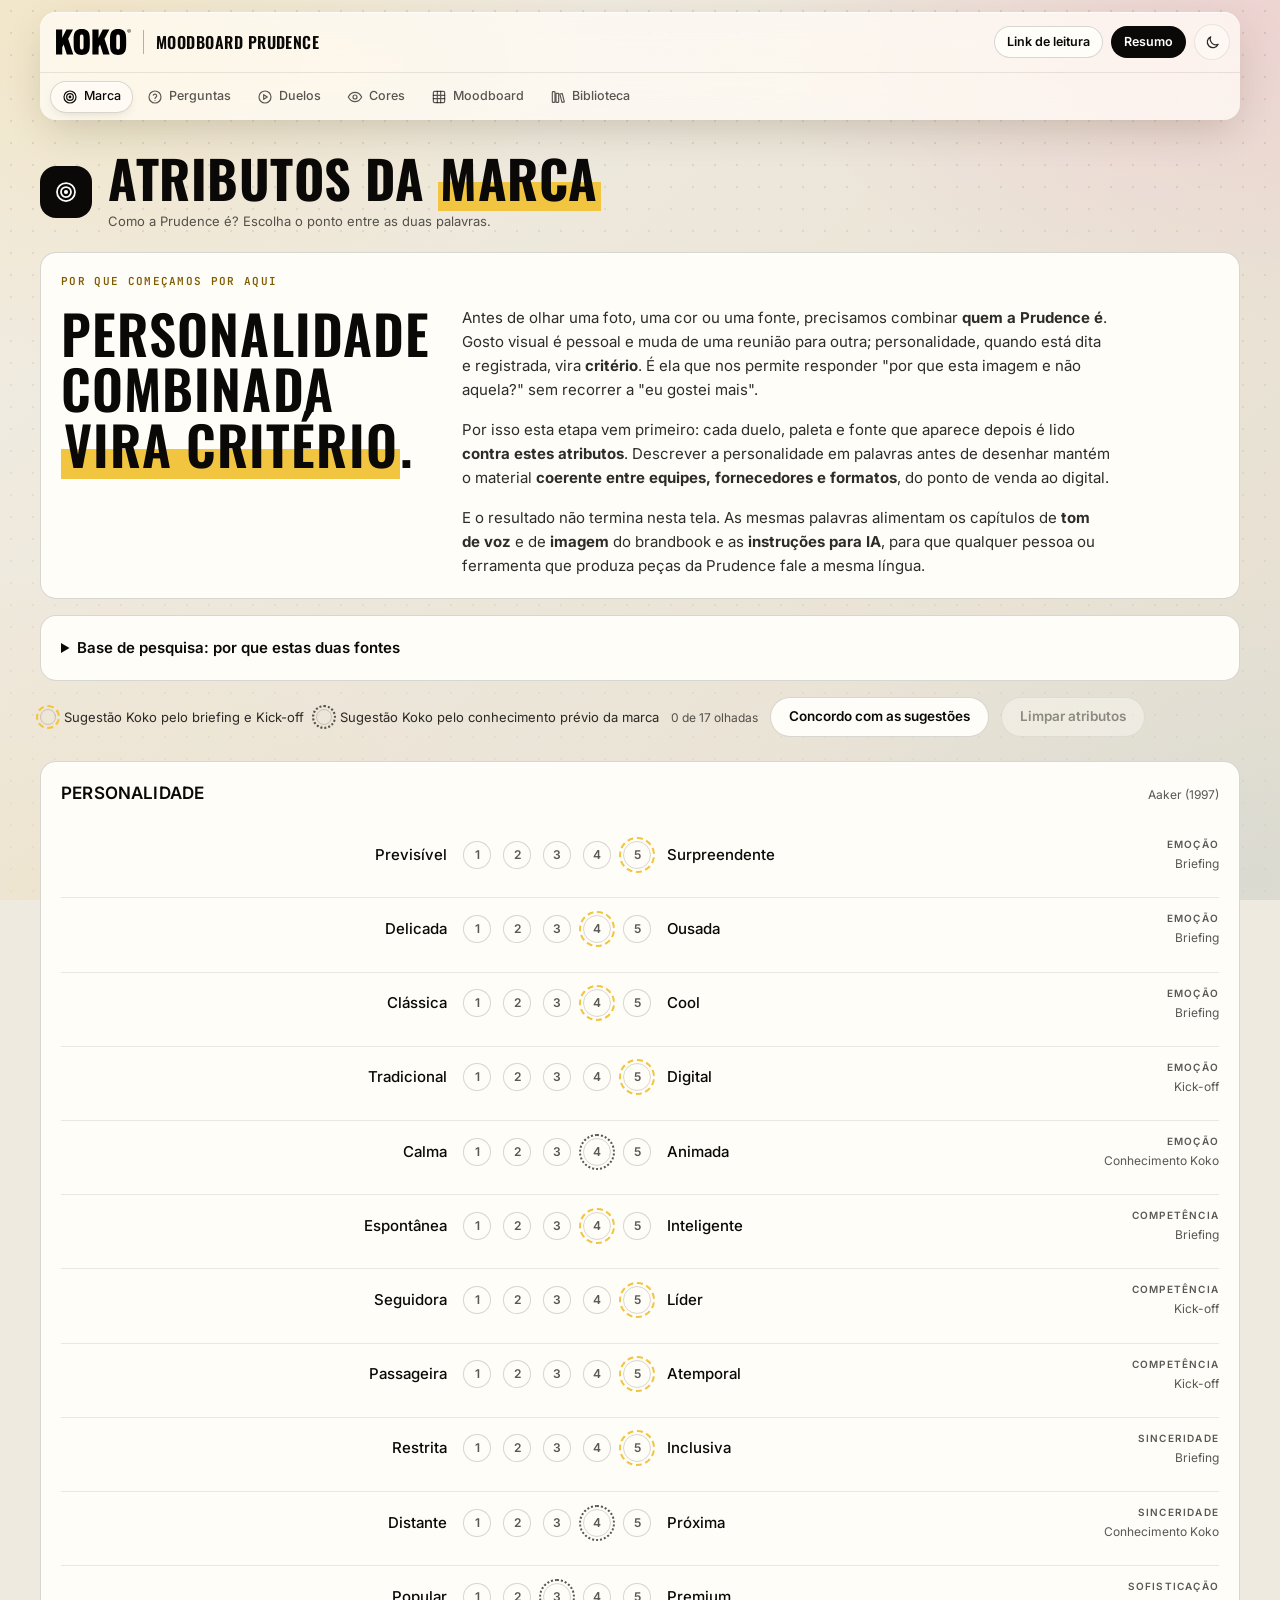
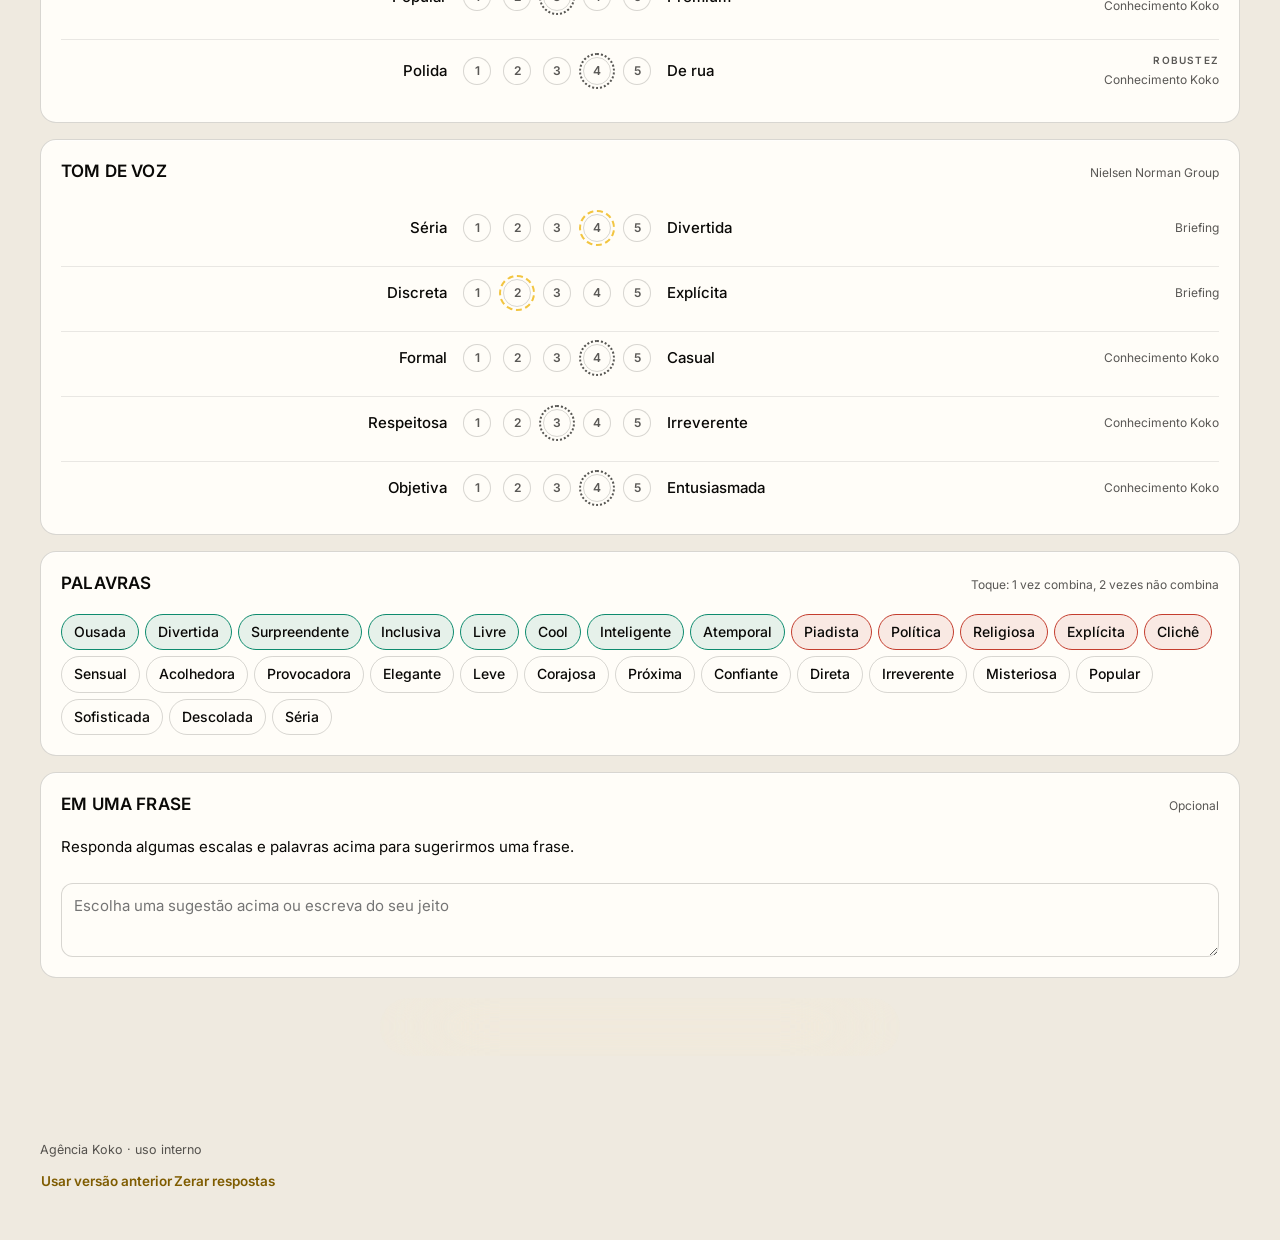
<file: index.html>
<!doctype html>
<html lang="pt-BR" data-tema="claro">
<head>
<meta charset="utf-8">
<meta name="viewport" content="width=device-width,initial-scale=1,viewport-fit=cover">
<meta name="robots" content="noindex, nofollow">
<link rel="icon" href="kit/marca/simbolo-preto.png">
<style>html,body{margin:0}img{max-width:100%}[hidden]{display:none!important}
/* fontes */
.fctl{position:sticky;top:57px;z-index:20;background:var(--bg);padding:10px 0 12px;border-bottom:1px solid var(--line);display:grid;gap:10px;margin-top:-6px}
.fctl .ft{font:inherit;font-size:20px;padding:12px 20px;border:1px solid var(--line);background:var(--card);color:var(--ink);border-radius:999px;width:100%}
.fctl .frow{display:flex;gap:14px;align-items:center;flex-wrap:wrap}
.fctl label{font-size:13px;color:var(--mute);display:flex;gap:8px;align-items:center}
.fctl input[type=range]{width:160px;accent-color:var(--ink)}
.aas{display:grid;grid-template-columns:repeat(auto-fill,minmax(120px,1fr));gap:10px;margin:10px 0 4px}.aa{display:flex;flex-direction:column;align-items:center;gap:2px;padding:14px 6px 10px;border:1px solid var(--line);border-radius:12px;background:var(--opaca);color:var(--ink);text-decoration:none}.aa:hover{border-color:var(--ink)}.aag{font-size:44px;line-height:1.1}.aan{font-size:12px;font-weight:600;text-align:center}.aab{font-size:10px;color:var(--tinta-4)}.aa.v-yes{border-color:var(--ok);outline:1px solid var(--ok);outline-offset:-1px}.aa.v-no{opacity:.45}
.fr{display:grid;grid-template-columns:230px minmax(0,1fr) 150px;gap:26px;align-items:center;padding:24px 0;border-bottom:1px solid var(--line)}
.fr.v-no{opacity:.4}
.fr.v-yes{border-left:4px solid var(--ok);padding-left:18px}
.fm{min-width:0}
.fm b{font-family:var(--f-d);font-size:21px;letter-spacing:-.02em;display:block;line-height:1.1}
.ftags{display:flex;flex-wrap:wrap;gap:4px;margin:8px 0 6px}
.ftag,.src{font-size:11px;font-weight:600;letter-spacing:.03em;border:1px solid var(--line);border-radius:999px;padding:2px 8px;color:var(--mute)}
.fwarn{color:var(--atencao-txt)}.src.s{color:var(--info-txt);border-color:currentColor}.src.g{color:var(--yes);border-color:currentColor}.src.a{color:var(--info-txt);border-color:currentColor}.src.m{color:var(--maybe);border-color:currentColor}
.fm p{margin:4px 0 8px;font-size:13px;color:var(--mute);line-height:1.4}
.fm a{font-size:13px;font-weight:600;color:var(--ink)}
.fs{font-size:var(--fs,72px);line-height:1.08;overflow-wrap:anywhere;min-width:0;color:var(--ink)}
.fimg{max-width:100%;max-height:300px;border-radius:var(--r1);display:block}
.fv{display:flex;flex-direction:column;gap:10px;align-items:flex-end}
.fvb{display:flex;gap:6px}
.fvb button{width:42px;height:42px;border-radius:50%;border:2px solid var(--line);background:var(--card);font-weight:800;font-size:18px;line-height:1}
.fvb button:hover{border-color:var(--ink)}
.fvb button[data-v=yes].on{background:var(--yes);border-color:var(--yes);color:#fff}
.fvb button[data-v=maybe].on{background:var(--maybe);border-color:var(--maybe);color:#fff}
.fvb button[data-v=no].on{background:var(--no);border-color:var(--no);color:#fff}
.fcmp{font-size:13px;display:flex;gap:6px;align-items:center;cursor:pointer;color:var(--mute)}
.cbar{position:fixed;left:50%;bottom:max(18px,env(safe-area-inset-bottom,0px));transform:translateX(-50%);z-index:80;background:var(--ink);color:var(--bg);border-radius:999px;padding:8px 10px 8px 20px;display:none;gap:12px;align-items:center;box-shadow:var(--sombra-popup);font-size:14px;white-space:nowrap}
.cbar.on{display:flex}
.cbar .kk-botao{background:var(--papel);color:var(--tinta);border-color:var(--papel)}
.panel.wide{max-width:1240px}
.cmpgrid{display:grid;grid-template-columns:repeat(auto-fit,minmax(300px,1fr));gap:28px;margin-top:20px}
.cc{border-top:2px solid var(--ink);padding-top:14px;min-width:0;overflow-wrap:anywhere}
.cc h3{margin:0}.cc a.kk-botao{margin-top:14px}
.fb{display:grid;grid-template-columns:repeat(auto-fill,minmax(280px,1fr));gap:22px}
.fbi{border-top:1px solid var(--line);padding-top:12px;min-width:0}
.fbi .big{font-size:56px;line-height:1.05;overflow-wrap:anywhere}
.fbi small{display:block;color:var(--mute);font-size:12px;margin-top:6px}
@media (max-width:860px){.fr{grid-template-columns:1fr;gap:12px}.fv{flex-direction:row;align-items:center;justify-content:space-between}.fctl{top:90px}}
</style>
<title>Moodboard da marca · Prudence</title>
<link rel="preconnect" href="https://fonts.googleapis.com">
<link rel="preconnect" href="https://fonts.gstatic.com" crossorigin>
<link rel="stylesheet" href="https://fonts.googleapis.com/css2?family=Oswald:wght@500;600;700&family=Inter:wght@400;500;600;700&family=JetBrains+Mono:wght@400;500;600&family=Playfair+Display:wght@400;500&display=swap">
<link rel="stylesheet" href="kit/koko.css">
<script src="kit/koko.js"></script>
<style>
/* Layout: prancha editorial em papel claro, filetes finos, tipografia grotesca. Três telas: Biblioteca (preparo), Sessão (avaliação ao vivo), Moodboard (resultado montado pelas reações). */
:root{
  --bg:var(--papel); --card:var(--opaca); --ink:var(--tinta); --mute:var(--tinta-3); --line:var(--borda); --soft:var(--rebaixo);
  --yes:var(--ok); --maybe:var(--atencao-txt); --no:var(--erro); --view:var(--inv-fundo);
  --f-d:var(--titulo); --f-b:var(--ui); --fs:72px;
}
*{box-sizing:border-box}
button{font:inherit;color:inherit;cursor:pointer}
.tag{font-size:11px;letter-spacing:.12em;text-transform:uppercase;font-weight:600;color:var(--mute)}
section.view{display:none;padding-top:26px}
section.view.on{display:block}
.head{display:flex;justify-content:space-between;align-items:end;gap:16px;flex-wrap:wrap;margin-bottom:22px}
.head h2{font-size:clamp(30px,4.6vw,54px);line-height:.98}
.head p{margin:10px 0 0;color:var(--mute);max-width:62ch}
.empty{border:1.5px dashed var(--line);border-radius:12px;padding:36px 24px;text-align:center;color:var(--mute)}
/* biblioteca */
.cat{border-top:1px solid var(--ink);padding:16px 0 34px}
.cat .chd{display:flex;justify-content:space-between;align-items:baseline;gap:14px;flex-wrap:wrap;margin-bottom:6px}
.cat h3{font-size:26px}
.cat .hint{color:var(--mute);font-size:14px;margin:0 0 14px;max-width:70ch}
.cat:not(.det) .grid{grid-template-columns:repeat(auto-fill,minmax(112px,1fr));gap:8px}.cat:not(.det) .th .im,.cat:not(.det) .drop{aspect-ratio:1/1}.cat:not(.det) .th input,.cat:not(.det) .th .lk{display:none}.cat:not(.det) .th .pickd{font-size:10px;padding:3px 7px}.grid{display:grid;grid-template-columns:repeat(auto-fill,minmax(168px,1fr));gap:12px}
.th{position:relative;background:var(--card);border-radius:var(--r1);overflow:hidden;border:2px solid transparent}
.th.sel{border-color:var(--ink)}
.th .im{display:block;width:100%;aspect-ratio:4/5;object-fit:cover;cursor:pointer;background:var(--soft)}
.th input{width:100%;border:0;border-top:1px solid var(--line);background:none;font:inherit;font-size:12px;padding:7px 8px;color:var(--ink)}
.th .lk{display:block;padding:6px 8px;font-size:12px;font-weight:600;color:var(--ink);border-top:1px solid var(--line);text-decoration:none}.th .lk:hover{text-decoration:underline}
.th .x{position:absolute;top:6px;right:6px;width:24px;height:24px;border-radius:50%;border:0;background:color-mix(in srgb,var(--inv-fundo) 70%,transparent);color:#fff;font-size:11px}
.th .pickd{position:absolute;top:6px;left:6px;border:0;border-radius:999px;background:color-mix(in srgb,var(--inv-fundo) 70%,transparent);color:#fff;font-size:11px;font-weight:600;padding:4px 9px}
.th.sel .pickd{background:#fff;color:#000}
.drop{aspect-ratio:4/5;border:1.5px dashed var(--line);border-radius:var(--r1);display:grid;place-items:center;text-align:center;color:var(--mute);font-size:13px;padding:12px;background:none}
.drop:hover,.cat.over .drop{border-color:var(--ink);color:var(--ink)}
.cat.over{background:color-mix(in srgb,var(--ink) 5%,transparent)}
.duels{display:flex;flex-wrap:wrap;gap:12px}
.dl{display:flex;align-items:center;gap:8px;background:var(--card);border-radius:8px;padding:8px}
.dl img{width:64px;height:80px;object-fit:cover;border-radius:var(--r1)}
.dl .dlq{max-width:220px;font-size:13px;line-height:1.3}
.dl .vs{font-family:var(--f-d);font-weight:800;font-size:13px;color:var(--mute)}
/* sessao */
.pills{display:flex;gap:6px;flex-wrap:wrap;margin-bottom:14px}
.prog{display:flex;justify-content:space-between;gap:12px;flex-wrap:wrap;font-size:13px;color:var(--mute);margin-bottom:10px;font-variant-numeric:tabular-nums}
.prog b{color:var(--ink)}
.t-yes{color:var(--yes)}.t-maybe{color:var(--maybe)}.t-no{color:var(--no)}
.single{display:grid;grid-template-columns:minmax(0,1.7fr) minmax(300px,1fr);gap:20px;align-items:stretch}
.viewer{background:var(--view);border-radius:var(--r2);display:grid;place-items:center;min-height:min(72vh,720px);position:relative;overflow:hidden}
.viewer img{max-width:100%;max-height:min(72vh,720px);object-fit:contain;display:block;cursor:zoom-in}
.side{display:flex;flex-direction:column;gap:14px;min-width:0}
.side h3{font-size:clamp(22px,2.6vw,32px);line-height:1.05}
.votes{display:grid;grid-template-columns:repeat(3,1fr);gap:8px}
.vote{border:2px solid var(--line);background:var(--card);border-radius:12px;padding:14px 6px;font-weight:700;font-size:15px;display:flex;flex-direction:column;align-items:center;gap:2px}
.vote span{font-size:26px;line-height:1;font-family:var(--f-d)}
.vote:hover{border-color:var(--ink)}
.vote[data-v="yes"].on{background:var(--yes);border-color:var(--yes);color:#fff}
.vote[data-v="maybe"].on{background:var(--maybe);border-color:var(--maybe);color:#fff}
.vote[data-v="no"].on{background:var(--no);border-color:var(--no);color:#fff}
.lbl{font-size:12px;color:var(--mute)}
.asp{display:flex;flex-wrap:wrap;gap:6px}
.ch{border:1.5px solid var(--line);background:none;border-radius:999px;padding:6px 12px;font-size:14px;font-weight:500;display:inline-flex;gap:6px;align-items:center}
.ch.pos{background:color-mix(in srgb,var(--yes) 18%,transparent);border-color:var(--yes)}
.ch.neg{background:color-mix(in srgb,var(--no) 18%,transparent);border-color:var(--no)}
.ch i{font-style:normal;font-weight:800;font-family:var(--f-d)}
.ch.pos i{color:var(--yes)}.ch.neg i{color:var(--no)}
textarea.note{width:100%;min-height:74px;resize:vertical;border:1px solid var(--line);background:var(--card);border-radius:var(--r2);padding:10px 12px;font:inherit;color:var(--ink)}
.navrow{display:flex;gap:8px;margin-top:auto}
.navrow .kk-botao{flex:1}
.strip{display:flex;gap:6px;overflow-x:auto;padding:14px 2px 6px;margin-top:10px}
.sm{flex:0 0 auto;width:58px;height:72px;border-radius:var(--r1);overflow:hidden;position:relative;border:3px solid transparent;padding:0;background:var(--soft);opacity:.75}
.sm img{width:100%;height:100%;object-fit:cover;display:block}
.sm.cur{opacity:1;outline:2px solid var(--ink);outline-offset:1px}
.sm.v-yes{border-color:var(--yes)}.sm.v-maybe{border-color:var(--maybe)}.sm.v-no{border-color:var(--no)}
.sm.duelsm{display:flex}.sm.duelsm img{width:50%}
.sm.v-pick{border-color:var(--ink)}
/* moodboard */
.mb-top{display:grid;grid-template-columns:1.1fr 1fr 1fr;border-top:1px solid var(--ink);border-bottom:1px solid var(--line);margin-bottom:26px}
.mb-top>div{padding:20px 22px 24px 0;min-width:0}
.mb-top>div+div{border-left:1px solid var(--line);padding-left:22px}
.mb-title{font-family:var(--f-d);font-weight:800;font-stretch:75%;font-size:clamp(52px,9vw,118px);line-height:.9;letter-spacing:-.03em;margin:10px 0 8px}
.mb-sub{color:var(--mute);margin:0}
.tal{display:flex;flex-direction:column;gap:7px;margin-top:12px}
.tr{display:grid;grid-template-columns:110px 1fr 26px;gap:10px;align-items:center;font-size:14px}
.tr .bar2{height:8px;background:var(--soft);border-radius:var(--rf);overflow:hidden}.tr .bar2 i{display:block;height:100%}
.tr.p i{background:var(--yes)}.tr.n i{background:var(--no)}
.tr span:last-child{text-align:right;color:var(--mute);font-variant-numeric:tabular-nums}
.sec{margin:0 0 34px;padding-top:14px;border-top:1px solid var(--line)}
.sec .sh{display:flex;justify-content:space-between;align-items:baseline;margin-bottom:12px}
.sec h3{font-size:24px}
.mos{display:grid;grid-template-columns:repeat(4,1fr);grid-auto-rows:clamp(130px,15vw,210px);gap:8px;grid-auto-flow:dense}
.mt{position:relative;border-radius:var(--r1);overflow:hidden;background:var(--soft);cursor:zoom-in;border:0;padding:0}
.mt img{position:absolute;inset:0;width:100%;height:100%;object-fit:cover;display:block}
.mt.L{grid-column:span 2;grid-row:span 2}.mt.T{grid-row:span 2}.mt.W{grid-column:span 2}
.mt .c{position:absolute;left:0;right:0;bottom:0;padding:8px 10px;background:color-mix(in srgb,var(--inv-fundo) 78%,transparent);color:var(--inv-tinta);font-size:12px;opacity:0;transition:opacity .15s;text-align:left}
.mt:hover .c{opacity:1}
.row{display:flex;flex-wrap:wrap;gap:8px}
.never img{width:96px;height:120px;object-fit:cover;border-radius:var(--r1);filter:grayscale(1);opacity:.7;display:block}
.pref{display:flex;align-items:center;gap:12px;background:var(--card);border-radius:var(--r2);padding:10px;flex:1 1 360px;min-width:0}
.pref .w{width:86px;height:108px;object-fit:cover;border-radius:var(--r1);outline:3px solid var(--yes);outline-offset:-3px}
.pref .l{width:56px;height:70px;object-fit:cover;border-radius:var(--r1);filter:grayscale(1);opacity:.6}
.pref .gt{font-family:var(--f-d);font-weight:800;color:var(--mute)}
.pref small{display:block;color:var(--mute);font-size:12px}
/* overlays */
.ov{position:fixed;inset:0;z-index:200;background:color-mix(in srgb,var(--inv-fundo) 60%,transparent);display:none;padding:max(20px,env(safe-area-inset-top,0px)) 20px 20px;overflow:auto}.ov.on{display:block}
.panel{max-width:820px;margin:0 auto;background:var(--card);border-radius:var(--r2);padding:24px 26px}
.panel h2{font-size:30px;margin-bottom:4px}.panel h3{font-size:12px;letter-spacing:.1em;text-transform:uppercase;color:var(--mute);margin:20px 0 8px;font-family:var(--f-b);font-weight:600}
.panel ul{margin:0;padding-left:18px}
.lb{position:fixed;inset:0;background:color-mix(in srgb,var(--inv-fundo) 92%,transparent);z-index:300;display:none;place-items:center;padding:24px;cursor:zoom-out}.lb.on{display:grid}.lb.med img{max-width:min(86vw,860px);max-height:78vh;background:#fff}.lb.peq img{max-width:min(52vw,480px);max-height:60vh}.lb img{max-width:100%;max-height:100%;border-radius:var(--r1)}
.toast{position:fixed;left:50%;bottom:max(20px,env(safe-area-inset-bottom,0px));transform:translateX(-50%);background:var(--ink);color:var(--bg);padding:9px 16px;border-radius:999px;font-size:14px;z-index:400;display:none}.toast.on{display:block}

/* Visual do Design System interno da Koko: só variáveis do kit. */
h1,h2,h3{font-family:var(--titulo);text-transform:uppercase;font-weight:600;letter-spacing:.01em;margin:0}
.fm b,.vote span,.opt .cp span:first-child,.dl .vs,.pref .gt,.ch i,.mb-title{font-family:var(--titulo)}
.tag{font-family:var(--mono);color:var(--dourado-txt)}
section.view{padding-top:0}
.fctl{top:var(--topo-total);background:var(--vidro-barra);backdrop-filter:var(--desfoque);-webkit-backdrop-filter:var(--desfoque);padding:var(--esp-3) var(--esp-4);border:1px solid var(--borda-leve);border-radius:var(--r3);margin-top:0}
.fctl .ft{background:var(--opaca);border-color:var(--borda)}
.cat{border-top:1px solid var(--borda)}
.cat h3{font-size:24px}
.th{border-radius:var(--r2);border:1px solid var(--borda);background:var(--opaca)}
.th.sel{border-color:var(--tinta);outline:1px solid var(--tinta);outline-offset:-1px}
.dl,.pref,.opt{border-radius:var(--r2);background:var(--opaca);border:1px solid var(--borda)}
.viewer{border-radius:var(--r3)}
.vote{border-radius:var(--r2);border:1px solid var(--borda);background:var(--opaca)}
.vote[data-v="yes"].on,.vote[data-v="maybe"].on,.vote[data-v="no"].on{color:#fff}
.vote .kk-ic{width:26px;height:26px}
.ic{display:inline-flex;vertical-align:middle}
.fvb .kk-ic{width:20px;height:20px}
.fvb button{border-width:1px}
.th .x .kk-ic{width:12px;height:12px}
.th .x,.th .pickd{display:inline-flex;align-items:center;justify-content:center}
.prog .kk-ic{width:14px;height:14px}
.ch{border-width:1px;border-color:var(--borda)}
.ch.pos{background:var(--ok-fundo);border-color:var(--ok)}
.ch.neg{background:var(--erro-fundo);border-color:var(--erro)}
textarea.note{border-radius:var(--r2);background:var(--opaca);border-color:var(--borda)}
.panel{background:var(--opaca);border-radius:var(--r4);box-shadow:var(--sombra-popup);border:1px solid var(--borda-leve)}
.mb-title{font-stretch:normal;text-transform:uppercase;font-weight:700;letter-spacing:0;line-height:.95;font-size:clamp(40px,6.2vw,84px);overflow-wrap:normal}
.mb-top{border:1px solid var(--borda);border-radius:var(--r3);background:var(--opaca);overflow:hidden}.mb-top>div{padding:20px 22px 24px}.mb-top>div+div{padding-left:22px}
.sec{border-top-color:var(--borda)}
.kk-cabeca{margin-bottom:var(--esp-5)}
.kk-barra .kk-botao{flex:none}
.empty{border-color:var(--borda);border-radius:var(--r2)}
/* cores */
.cgov{margin:var(--esp-4) 0 var(--esp-5)}
.cgov .kk-texto{margin:var(--esp-2) 0 0;text-wrap:pretty}
.qgi .ic,.qgi .kk-ic{width:22px;height:22px}
.qrow2{display:grid;grid-template-columns:minmax(200px,30%) 1fr;gap:var(--esp-6);padding:var(--esp-4) 0;border-top:1px solid var(--borda-leve)}
.qrow2:first-of-type{border-top:0}
.qside{display:flex;flex-direction:column;align-items:flex-start;gap:var(--esp-2)}
.qq{margin:0;font:600 16px/1.3 var(--sans,inherit)}
.qmain{display:flex;flex-direction:column;gap:var(--esp-3)}
.qfig{margin:0;display:flex;flex-direction:column;gap:6px}
.qfig img{max-width:min(100%,560px);border:1px solid var(--borda-leve);border-radius:var(--r2);background:#fff}
.qopts{display:flex;flex-wrap:wrap;gap:var(--esp-2)}
.qchip{display:inline-flex;align-items:center;gap:8px;padding:8px 14px 8px 11px;border:1px solid var(--borda);border-radius:var(--rf);background:var(--opaca);cursor:pointer;font:inherit;font-size:14px;color:inherit}
.qchip .ic,.qchip .kk-ic{width:18px;height:18px}
.qpiece{width:26px;height:20px;flex:none;fill:none;stroke:currentColor;stroke-width:2;stroke-linejoin:round;stroke-linecap:round}
.qsw{display:block;flex:none;width:16px;height:16px;border-radius:50%;border:1px solid var(--borda)}
.qchecks{display:grid;grid-template-columns:repeat(auto-fill,minmax(230px,1fr));gap:var(--esp-2) var(--esp-4)}
.qck{display:flex;align-items:center;gap:10px;padding:8px 10px;border:1px solid var(--borda-leve);border-radius:var(--r2);background:transparent;cursor:pointer;font:inherit;font-size:14px;text-align:left;color:inherit}
.qck:hover{background:var(--rebaixo)}
.qbox{display:grid;place-items:center;flex:none;width:20px;height:20px;border:1.5px solid var(--tinta-3);border-radius:5px;background:var(--opaca)}
.qbox .ic,.qbox .kk-ic{width:14px;height:14px}
.qck[aria-pressed="true"]{border-color:var(--tinta)}
.qck[aria-pressed="true"] .qbox{background:var(--tinta);border-color:var(--tinta);color:var(--inv-tinta,#fff)}
.qver{display:inline-flex;align-items:center;gap:6px;align-self:flex-start;margin-top:var(--esp-1);padding:0;border:0;background:none;cursor:pointer;font:inherit;font-size:13px;color:var(--dourado-txt,#7a5a00)}
.qver span{text-decoration:underline;text-underline-offset:3px}
.qver .ic,.qver .kk-ic{width:15px;height:15px}
.qver{flex-wrap:wrap;text-align:left}
.qver small{display:block;flex-basis:100%;color:var(--tinta-3);font-size:12px;line-height:1.3;margin-left:21px}
.qver:hover span{text-decoration-thickness:2px}
.qchip:hover{border-color:var(--tinta-3)}
.qchip[aria-pressed="true"]{background:var(--tinta);color:var(--inv-tinta,#fff);border-color:var(--tinta)}
.qchip.sug,.qck.sug,.qmb.sug{outline:2px dashed var(--amarelo);outline-offset:2px}
.qchip.sug.inf,.qck.sug.inf,.qmb.sug.inf{outline:2px dotted var(--tinta-3)}
.qmx{display:flex;flex-direction:column;gap:var(--esp-2)}
.qmr{display:grid;grid-template-columns:170px 1fr;gap:var(--esp-3);align-items:center}
.qrl{font-weight:600;font-size:14px}
.qmo{display:flex;gap:var(--esp-3)}
.qmb{display:flex;flex-direction:column;align-items:center;gap:3px;padding:7px 10px;min-width:104px;border:1px solid var(--borda);border-radius:var(--r2);background:var(--opaca);cursor:pointer;font:inherit;color:inherit}
.qmb small{font-size:11px;color:var(--tinta-2)}
.qpic{display:flex;align-items:center;gap:6px;height:30px}
.qnome{font:600 15px/1 var(--titulo);letter-spacing:.05em;text-transform:uppercase}
.qpic img{height:30px;width:auto;display:block;border-radius:5px}
.qpic img.cut{height:20px;border-radius:0}
.qmb[aria-pressed="true"]{border-color:var(--tinta);box-shadow:inset 0 0 0 2px var(--tinta);background:var(--rebaixo)}
.qnote{max-width:230px;font-size:13px;padding:6px 10px}
.qadd{padding:0;font-size:12px;min-height:0}
@media (max-width:860px){.qrow2{grid-template-columns:1fr;gap:var(--esp-3)}.qmr{grid-template-columns:1fr}}
.mbt{display:grid;grid-template-columns:1.1fr 1fr;gap:var(--esp-7);align-items:start;margin:var(--esp-5) 0 var(--esp-6)}
.mbt-note{margin:var(--esp-3) 0 0;font:500 17px/1.45 var(--serif,Georgia),serif;max-width:46ch;color:var(--tinta-2)}
.mbt-r{display:flex;flex-direction:column;gap:var(--esp-4)}
.mbt-pal{display:flex;height:64px;border-radius:var(--r2);overflow:hidden;border:1px solid var(--borda);margin-top:var(--esp-2)}
.mbt-pal i{flex:1;display:block}
.bt-grid{display:grid;grid-template-columns:repeat(auto-fill,minmax(150px,1fr));gap:var(--esp-4);margin-top:var(--esp-3)}
.bt{display:flex;flex-direction:column;gap:6px;text-align:left;background:none;border:0;padding:0;cursor:zoom-in;font:inherit;color:inherit}
.bt-f{position:relative;display:block;aspect-ratio:4/5;background:var(--rebaixo);border-radius:var(--r2);overflow:hidden;border:1px solid var(--borda-leve)}
.bt-f img{position:absolute;inset:0;width:100%;height:100%;object-fit:contain}
.bt small{font-size:11px;color:var(--tinta-3);line-height:1.25}
.bt b{font-size:13px;line-height:1.25;font-weight:600}
.bt .dpal i{font-size:8px;padding:6px 0}.bt .dtx{font-size:46px}.bt .dhl{font-size:14px}.bt .dtxl{font-size:7px}
.mz{display:flex;flex-wrap:wrap;gap:6px;margin-top:var(--esp-3)}
.mz:after{content:'';flex-grow:999}
.mzt{position:relative;display:block;height:230px;flex-grow:1;padding:0;border:0;background:var(--rebaixo);border-radius:var(--r2);overflow:hidden;cursor:zoom-in;font:inherit;color:#fff}
.mzt>img{display:block;height:100%;width:auto;min-width:100%;max-width:none;object-fit:cover}
.mz-big .mzt{height:320px}.mz-big .mzt.mzp{width:190px}.mz-big .mzl{opacity:1;font-size:13px}
.bc-nav{display:flex;flex-wrap:wrap;gap:8px;margin:var(--esp-4) 0 var(--esp-3)}
.bc-tab{display:inline-flex;align-items:baseline;gap:8px;padding:10px 16px;border:1px solid var(--borda);border-radius:999px;background:var(--superficie,#fff);font:inherit;font-weight:600;cursor:pointer;color:inherit}
.bc-tab[aria-pressed=true]{background:#111;color:#fff;border-color:#111}
.bc-n{font-size:11px;opacity:.6;font-family:var(--mono,monospace)}
.cliente #nav,.cliente #sum,.cliente #lnk,.cliente #reset-btn,.cliente .kk-rodape a,.cliente .board-records,.cliente .kk-marca-fio+.kk-marca-nome+*{display:none!important}
.cliente .kk-marca{pointer-events:none}
@page{size:1280px 720px;margin:0}
.pdf-slides,.pdf-slides body{background:#0a0907!important}.pdf *{-webkit-print-color-adjust:exact;print-color-adjust:exact}
.pdf header,.pdf .kk-rodape,.pdf .kk-fundo,.pdf .board-tools{display:none!important}
.pdf .kk-pagina,.pdf main{max-width:none!important;width:1280px;padding:0!important;margin:0!important}
.pdf-doc,.pdf-doc body{background:#efeae0!important;overflow:hidden}
.pdf-doc .kk-pagina,.pdf-doc main{width:1280px!important;padding:24px 32px 32px!important;box-sizing:border-box}
.pdf-cab{display:flex;justify-content:space-between;align-items:center;margin-bottom:18px;font:500 11px var(--mono);letter-spacing:.14em;text-transform:uppercase;color:#7f5c00}.pdf-cab img{height:26px}
.pdf-doc .sec,.pdf-doc .bt-qa,.pdf-doc .ed{break-inside:auto!important;page-break-inside:auto!important}
.pdf-doc .ed-nav,.pdf-doc .ed-cnt{display:none}
.pdf-doc .ed{grid-template-columns:1.25fr 1fr!important}.pdf-doc .ed.inv .ed-img{order:2!important}.pdf-doc .poster+.mb-sub{display:none}
.pdf .deck{width:1280px;height:720px;aspect-ratio:auto;margin:0;border-radius:0;break-after:page;page-break-after:always}
.jtw{display:flex;flex-wrap:wrap;gap:6px;margin-top:var(--esp-3)}.jtw:after{content:'';flex-grow:999999}
.jt{position:relative;display:block;min-width:0;padding:0;border:0;background:var(--rebaixo);border-radius:6px;overflow:hidden;cursor:zoom-in;font:inherit;color:#fff}
.jt>img{display:block;width:100%;height:100%;object-fit:contain}
.jt .dpal{height:100%;border-radius:0}.jt .dpal i{font-size:8px;padding:6px 0}.jt .dtx{font-size:46px}.jt .dhl{font-size:14px}.jt .dtxl{font-size:7px}
.jt .mzl{opacity:0}.jt:hover .mzl,.jt:focus-visible .mzl{opacity:1}
.poster .mk{background:#f2c541;color:#0a0907;padding:0 .12em}
.poster{container-type:inline-size;margin-top:var(--esp-4);display:grid;grid-template-columns:repeat(12,1fr);gap:8px;background:#0a0907;padding:8px;border-radius:var(--r3);background-image:radial-gradient(rgba(255,255,255,.1) 1px,transparent 1px);background-size:22px 22px}
.pc{background:#14120f;border:1px solid rgba(255,255,255,.1);border-radius:var(--r2);padding:1.2cqw 1.2cqw 1.4cqw;color:#fff;min-width:0;display:flex;flex-direction:column;gap:.9cqw}
.pc-h{display:flex;justify-content:space-between;font:500 clamp(9px,.9cqw,12px) var(--mono);letter-spacing:.12em;text-transform:uppercase;color:#f2c541}
.pc .jtw{margin:0;gap:.4cqw;align-content:flex-start}.pc .jt{border-radius:.5cqw}
.pt{grid-column:1/5;grid-row:1;justify-content:center}.p-cor{grid-column:5/13;grid-row:1}.p-tipo{grid-column:1/8;grid-row:2}.p-graf{grid-column:8/13;grid-row:2}.p-foto{grid-column:1/7;grid-row:3}.p-uni{grid-column:7/13;grid-row:3}.p-apl{grid-column:1/13;grid-row:4}.pc .dpal i{font-size:0}
.pt-big{font:400 clamp(30px,6.2cqw,90px)/.9 'Oswald',sans-serif;text-transform:uppercase}.pt-n{margin:0;font:italic 400 clamp(11px,1.35cqw,19px)/1.3 var(--serif,serif);opacity:.85}
.pt-w{display:flex;flex-wrap:wrap;gap:.5cqw}
.dk-ch{display:inline-block;border:1px solid rgba(255,255,255,.35);border-radius:99px;padding:.35em .9em;font-size:clamp(10px,1.1cqw,15px)}
.ed-view{display:flex;width:100%;cursor:zoom-in}
.ed-nav{position:absolute;top:50%;transform:translateY(-50%);z-index:3;width:46px;height:46px;border-radius:50%;border:0;background:rgba(10,9,7,.72);color:#fff;font:400 28px/1 var(--ui);cursor:pointer;display:flex;align-items:center;justify-content:center;padding:0 0 4px}
.ed-nav:hover{background:#f2c541;color:#0a0907}.ed-nav.pv{left:12px}.ed-nav.nx{right:12px}
.ed-cnt{position:absolute;right:12px;bottom:12px;z-index:3;background:rgba(10,9,7,.72);color:#fff;font:500 11px var(--mono);letter-spacing:.1em;padding:4px 10px;border-radius:99px}
.ed-cap{position:absolute;left:12px;bottom:12px;z-index:3;max-width:70%;background:rgba(10,9,7,.72);color:#fff;font:600 12px var(--ui);padding:4px 10px;border-radius:99px}
.ed-img,.ed-img:has(.dpal){height:460px;min-height:0}
.ed-view{height:100%}.ed-view img{width:100%;height:100%;max-height:none;object-fit:contain;margin:0}
@media(max-width:760px){.ed-img,.ed-img:has(.dpal){height:340px}}
.ed-r .jt{cursor:pointer}.ed-r .jt.on{outline:2px solid #f2c541;outline-offset:1px}
.pq{grid-column:1/13;grid-row:5}.pq-g{display:grid;grid-template-columns:repeat(4,1fr);gap:2cqw}
.pq h4{font:500 clamp(9px,.9cqw,12px) var(--mono);letter-spacing:.12em;text-transform:uppercase;margin:0 0 .8cqw;color:#f2c541}.pq ul{list-style:none;padding:0;margin:0;font-size:clamp(10px,1cqw,14px);line-height:1.3;display:flex;flex-direction:column;gap:.7cqw}.pq small{display:block;opacity:.5;font-size:.9em}
.pf{grid-column:1/13;grid-row:6;flex-direction:row;align-items:center;justify-content:space-between;padding:1.6cqw 2cqw}.pf-t{font:400 clamp(30px,6cqw,84px)/.9 'Oswald',sans-serif;text-transform:uppercase}
.pf img{height:clamp(18px,2.2cqw,32px);width:auto}
.ed{display:grid;grid-template-columns:1.25fr 1fr;gap:var(--esp-7);align-items:center;margin-top:var(--esp-8);padding-top:var(--esp-7);border-top:1px solid var(--borda)}
.ed.inv .ed-img{order:2}
.ed-img{position:relative;isolation:isolate;background:var(--rebaixo);border-radius:var(--r3);overflow:hidden;cursor:zoom-in;min-height:280px;display:flex}.ed-img img{width:100%;max-height:560px;object-fit:contain;display:block;margin:auto}.ed-img:has(.dpal){min-height:440px}.ed-img .dpal{position:absolute;inset:0;width:auto;height:auto;border-radius:0}
.ed-tx h3{font:400 clamp(30px,4vw,56px)/.95 var(--titulo);text-transform:uppercase;margin:6px 0 12px}
.ed-fr{font:italic 400 clamp(17px,2vw,26px)/1.3 var(--serif);margin:0 0 var(--esp-4)}
.ed-r .jt{border-radius:4px}
@media(max-width:760px){.ed{grid-template-columns:1fr}.ed.inv .ed-img{order:0}}
.deck{container-type:inline-size;position:relative;aspect-ratio:16/9;background:#0a0907;background-image:radial-gradient(rgba(255,255,255,.1) 1px,transparent 1px);background-size:1.7cqw 1.7cqw;color:#fff;border-radius:var(--r3);overflow:hidden;margin-top:var(--esp-4);font-family:var(--ui)}
.deck:fullscreen{border-radius:0}
.deck .mk{background:#f2c541;color:#0a0907;padding:0 .12em;-webkit-box-decoration-break:clone;box-decoration-break:clone}
.dk-cap{position:absolute;inset:0;display:flex;flex-direction:column;justify-content:center;padding:0 6cqw;gap:1.2cqw}
.dk-t1{font:400 14cqw/.9 'Oswald',sans-serif;text-transform:uppercase}.dk-t2{font:400 4.6cqw/1 'Oswald',sans-serif;text-transform:uppercase}
.dk-w{display:flex;flex-wrap:wrap;gap:.6cqw;margin-top:1.4cqw}.dk-w.c{justify-content:center;margin-top:2.4cqw}.deck .dk-ch{font-size:1.3cqw}
.dk-fr{position:absolute;left:10cqw;right:10cqw;top:50%;transform:translateY(-50%);text-align:center}.dk-fr1{font:italic 400 3.9cqw/1.18 var(--serif)}
.dk-top{position:absolute;left:4cqw;right:4cqw;top:2.6cqw;display:flex;justify-content:space-between;font:500 .95cqw var(--mono);letter-spacing:.14em;text-transform:uppercase;color:#f2c541;border-bottom:1px solid rgba(255,255,255,.16);padding-bottom:1cqw}
.dk-l{position:absolute;left:4cqw;top:8cqw;width:27cqw;bottom:9cqw;overflow:hidden}
.dk-l h2,.dk-qh h2{font:400 4.2cqw/1.28 'Oswald',sans-serif;text-transform:uppercase;margin:0 0 2cqw}
.dk-l ul{list-style:none;margin:0;padding:0;font-size:1.25cqw;line-height:1.35;display:flex;flex-direction:column;gap:.6cqw;color:rgba(255,255,255,.86)}.dk-l li{border-top:1px solid rgba(255,255,255,.16);padding-top:.6cqw}.dk-l li.mais{color:#f2c541}
.dk-r{position:absolute;left:34cqw;right:4cqw;top:8cqw;bottom:9cqw;display:flex;flex-wrap:wrap;gap:.5cqw;align-content:flex-start;overflow:hidden}.dk-r:after{content:'';flex-grow:999999}
.dk-r .jt{border-radius:.8cqw}.dk-r .mzl{display:none}.dk-r .dpal i{font-size:0}
.dk-qh{position:absolute;left:4cqw;top:7cqw}
.dk-qa{position:absolute;left:4cqw;right:4cqw;top:15cqw;bottom:9cqw;display:grid;grid-template-columns:repeat(4,1fr);gap:2cqw;overflow:hidden}
.dk-qa h4{font:500 1cqw var(--mono);letter-spacing:.12em;text-transform:uppercase;margin:0 0 1cqw;color:#f2c541}.dk-qa ul{list-style:none;padding:0;margin:0;font-size:1.05cqw;line-height:1.3;display:flex;flex-direction:column;gap:.8cqw}.dk-qa small{display:block;opacity:.5;font-size:.9cqw}
.pdf-a4,.pdf-a4 body{background-color:#efeae0!important;background-image:radial-gradient(rgba(16,15,12,.13) 1px,transparent 1px)!important;background-size:22px 22px!important;color:#0a0907;overflow:visible}
.pdf-a4 header,.pdf-a4 .kk-rodape,.pdf-a4 .kk-fundo,.pdf-a4 .board-tools{display:none!important}
.pdf-a4 .kk-pagina,.pdf-a4 main{width:auto!important;max-width:none!important;padding:0!important;margin:0!important}
.pdf-a4 *{-webkit-print-color-adjust:exact;print-color-adjust:exact}
.dc{font-family:var(--ui);font-size:9.5pt;line-height:1.4;color:#0a0907}
.dc-top{margin:0 0 9mm;padding-bottom:3mm;display:flex;justify-content:space-between;align-items:center;border-bottom:.3mm solid rgba(16,15,12,.16)}.dc-top img{height:6mm;width:auto}.dc-top img+img{mix-blend-mode:multiply}
.dc-lab{font:500 7pt var(--mono);letter-spacing:.14em;text-transform:uppercase;color:#7f5c00;margin:0 0 2mm}.dc-lab.sp{margin-top:5mm}.dc-s.keep{break-inside:avoid;page-break-inside:avoid}.dc-g .dc-lab{break-after:avoid;page-break-after:avoid}
.dc-cover{margin:0 0 7mm}.dc-t1{font:400 46pt/.95 'Oswald',sans-serif;text-transform:uppercase}.dc-t2{font:400 24pt/1.1 'Oswald',sans-serif;text-transform:uppercase;margin-top:1mm}
.dc-intro{max-width:140mm;margin:4mm 0 0;font-size:10.5pt;color:#3a3833}
.dc .mk{background:#f2c541;color:#0a0907;padding:0 .12em;-webkit-box-decoration-break:clone;box-decoration-break:clone}
.dc-s{margin:0 0 6mm;padding:6mm 6mm 5mm;background:#fffdf8;border:.3mm solid rgba(16,15,12,.16);border-radius:3mm;-webkit-box-decoration-break:clone;box-decoration-break:clone}.dc-h{font:400 20pt/1.2 'Oswald',sans-serif;text-transform:uppercase;margin:0 0 4mm;break-after:avoid;page-break-after:avoid}
.dc-rs{display:grid;grid-template-columns:1fr 30mm 1fr;align-items:center;gap:4mm;padding:.95mm 0;border-top:.2mm solid rgba(16,15,12,.09);break-inside:avoid}
.dc-rs .l{text-align:right;color:#7a766d}.dc-rs .r{color:#7a766d}.dc-rs .on{color:#0a0907;font-weight:600}
.dc-rs .d{display:flex;gap:1.6mm;justify-content:center}.dc-rs .d i{width:3mm;height:3mm;border-radius:50%;border:.25mm solid #9a968c}.dc-rs .d i.on{background:#f2c541;border-color:#0a0907}
.dc-chips{display:flex;flex-wrap:wrap;gap:2mm}.dc-ch{border:.3mm solid #0a0907;border-radius:99px;padding:1.2mm 4mm;font-size:10.5pt}.dc-ch.neg{border-style:dashed;color:#7a766d;text-decoration:line-through}
.dc-fr{font:italic 400 14pt/1.35 var(--serif);margin:7mm 0 0;max-width:150mm}
.dc-g{margin:0 0 6mm}.dc-q{display:flex;flex-direction:column;gap:.4mm;padding:1.6mm 0;border-top:.2mm solid rgba(16,15,12,.09);break-inside:avoid}.dc-q small{font-size:8pt;color:#7a766d}.dc-q b{font-weight:500}
.dc-cards{display:grid;grid-template-columns:repeat(3,1fr);gap:5mm 4mm}
.dc-c{display:flex;flex-direction:column;gap:1mm;break-inside:avoid;page-break-inside:avoid}
.dc-i{position:relative;height:38mm;background:rgba(16,15,12,.05);border-radius:2mm;overflow:hidden}.dc-i img{width:100%;height:100%;object-fit:contain;display:block}
.dc-i .dpal{position:absolute;inset:0;width:auto;height:auto;border-radius:0}.dc-i .dpal i{font-size:0}
.dc-c small{font-size:7pt;color:#7a766d;line-height:1.25}.dc-c b{font-size:9pt;font-weight:600;line-height:1.25}.dc-c i{font:italic 400 8pt/1.3 var(--serif);color:#7f5c00}
.dc-end{font:400 30pt/1 'Oswald',sans-serif;text-transform:uppercase;margin:12mm 0 0;break-inside:avoid}
.dk-logo{position:absolute;bottom:2.2cqw;height:2.4cqw;width:auto}.dk-logo.l{left:4cqw}.dk-logo.r{right:4cqw;height:2cqw}
.dk-n{position:absolute;bottom:2.6cqw;left:50%;transform:translateX(-50%);font:500 .9cqw var(--mono);color:rgba(255,255,255,.45);letter-spacing:.12em}
.sl-bar{display:flex;align-items:center;justify-content:space-between;gap:12px;margin:var(--esp-3) 0}
.mzt.mzp{flex-grow:0;width:150px}
.mzt.mzp .dpal{height:100%;border-radius:0}
.mzt.mzp .dpal i{font-size:8px;padding:6px 0}.mzt.mzp .dtx{font-size:46px}.mzt.mzp .dhl{font-size:14px}.mzt.mzp .dtxl{font-size:7px}
.mzl{position:absolute;left:0;right:0;bottom:0;padding:22px 10px 8px;font-size:12px;font-weight:600;line-height:1.2;text-align:left;background:linear-gradient(transparent,rgba(0,0,0,.72));opacity:0;transition:opacity .15s}
.mzt:hover .mzl,.mzt:focus-visible .mzl{opacity:1}
@media (hover:none){.mzl{opacity:1}}
.bt-list{margin:var(--esp-3) 0 0;padding:0;list-style:none;display:flex;flex-direction:column;gap:6px}
.bt-list li{display:flex;gap:10px;align-items:baseline;border-top:1px solid var(--borda-leve);padding-top:6px}
.bt-list small{color:var(--tinta-3)}
.bt-qa{margin-top:var(--esp-5);padding:var(--esp-4);border:1px solid var(--borda-leve);border-radius:var(--r3);background:var(--opaca);display:grid;grid-template-columns:repeat(auto-fit,minmax(260px,1fr));gap:var(--esp-4)}
.bt-qa .tag{grid-column:1/-1}
.bt-qg ul{margin:6px 0 0;padding-left:18px;line-height:1.5;font-size:13px}.bt-qg small{color:var(--tinta-3)}
@media (max-width:860px){.mbt{grid-template-columns:1fr}}
.gen{margin-bottom:var(--esp-5)}
.ghexw{display:inline-flex;gap:var(--esp-2);align-items:center}
.ghex{width:122px;font:600 14px var(--mono);letter-spacing:.04em;text-transform:uppercase;padding:11px 14px;border:1px solid var(--borda);border-radius:var(--rf);background:var(--opaca);color:inherit}
.gpres{margin-top:var(--esp-5);display:flex;flex-direction:column;gap:var(--esp-3)}
.gprel{display:flex;flex-wrap:wrap;gap:var(--esp-4);align-items:flex-start}
.gpre{background:none;border:0;padding:0;cursor:pointer;text-align:left;width:140px;color:inherit}
.gps{display:flex;height:40px;border-radius:var(--r2);overflow:hidden;border:1px solid var(--borda);transition:transform .15s}
.gpre:hover .gps{transform:translateY(-2px)}
.gps i{flex:1;display:block}
.gpre small{display:block;margin-top:6px;font-size:12px;color:var(--tinta-2)}
.gstrips{display:flex;height:min(70vh,640px);min-height:360px;border-radius:var(--r3);overflow:hidden;border:1px solid var(--borda)}
.gs{flex:var(--w,1);min-width:0;position:relative;display:flex;flex-direction:column;justify-content:space-between;padding:var(--esp-4) var(--esp-3);color:var(--ct,#fff);transition:flex .2s,background .25s}
.gs:hover{flex:calc(var(--w,1) * 1.2)}
.gtools{display:flex;flex-direction:column;gap:var(--esp-2);align-items:center;opacity:0;transition:opacity .15s}
.gs:hover .gtools,.gs:focus-within .gtools,.gs.lk .gtools{opacity:1}
@media (hover:none){.gtools{opacity:1}}
.gb{font:600 12px var(--sans,inherit);color:inherit;background:color-mix(in srgb,var(--ct,#fff) 14%,transparent);border:1px solid color-mix(in srgb,var(--ct,#fff) 35%,transparent);border-radius:var(--rf);padding:6px 12px;cursor:pointer;position:relative;overflow:hidden}
.gb[aria-pressed="true"]{background:var(--ct,#fff);color:var(--ci,#000);border-color:var(--ct,#fff)}
.gi{width:40px;height:40px;padding:0;display:grid;place-items:center;background:none;border:0;border-radius:var(--rf)}
.gi:hover{background:color-mix(in srgb,var(--ct,#fff) 16%,transparent)}
.gi .ic,.gi .kk-ic{width:22px;height:22px;display:block}
.gi[aria-pressed="true"]{background:none;color:inherit;border:0}
.gs.lk .gtools{opacity:1}
.gb input{position:absolute;inset:0;opacity:0;cursor:pointer;width:100%;height:100%}
.gname{display:flex;flex-direction:column;align-items:center;gap:4px;text-align:center}
.gx{font:600 clamp(14px,1.8vw,20px)/1 var(--mono);letter-spacing:.06em;color:inherit;background:none;border:0;cursor:copy;padding:2px}
.gname small{font-size:12px;opacity:.85}
@media (max-width:640px){.gstrips{flex-direction:column;height:auto}.gs{min-height:84px;flex-direction:row;align-items:center}.gs:hover{flex:var(--w,1)}.gtools{flex-direction:row}.gname{align-items:flex-end}}
.cstrips{display:flex;height:min(56vh,440px);border-radius:var(--r3);overflow:hidden;border:1px solid var(--borda)}
.cstrips>div{flex:1;display:flex;flex-direction:column;justify-content:flex-end;gap:2px;padding:var(--esp-4) var(--esp-3);color:var(--ct,#fff);min-width:0}
.cstrips b{font:600 15px/1 var(--mono);letter-spacing:.06em}
.cstrips small{font-size:12px;opacity:.8;overflow-wrap:anywhere}
.pcard.sim .cstrips{outline:3px solid var(--ok);outline-offset:-3px}.pcard.nao .cstrips{opacity:.5}
.pcard{width:min(100%,400px);margin:0 auto;display:flex;flex-direction:column;gap:var(--esp-3);transition:transform .2s,opacity .2s}
.pcard.sai-d{transform:translateX(60px) rotate(4deg);opacity:0}.pcard.sai-e{transform:translateX(-60px) rotate(-4deg);opacity:0}
.pcard.sim .pmock{outline:3px solid var(--ok);outline-offset:-3px}.pcard.nao .pmock{opacity:.5}
.pmock{--pb1:var(--tinta);--pb2:var(--papel);--pa1:var(--tinta-3);--pa2:var(--tinta-3);position:relative;aspect-ratio:4/5;overflow:hidden;border-radius:var(--r3);background:var(--pb1)}
.pmock .pc{position:absolute;right:-14%;top:-8%;width:68%;aspect-ratio:1;border-radius:var(--rf);background:var(--pa1)}
.pmock .pb{position:absolute;left:0;bottom:0;width:100%;height:13%;background:var(--pa2)}
.pmock .pl{position:absolute;left:8%;top:6%;color:var(--pb2);font-family:var(--titulo);font-size:20px;letter-spacing:.04em}
.pmock .pt{position:absolute;left:8%;bottom:20%;max-width:72%;color:var(--pb2);font-family:var(--titulo);font-size:clamp(30px,7vw,46px);line-height:.95;text-transform:uppercase}
.pt2{margin:var(--esp-2) 0 0;text-align:center;font-size:clamp(22px,3vw,28px)}
.psw{display:flex;gap:var(--esp-3);justify-content:center}
.psw div{flex:1;max-width:96px;text-align:center}
.psw i{--c:var(--borda);display:block;height:44px;border-radius:var(--r2);border:1px solid var(--borda);background:var(--c)}
.psw small{display:block;margin-top:4px;font-size:12px;color:var(--tinta-2)}
.pbar{display:flex;height:84px;border-radius:var(--r3);overflow:hidden;border:1px solid var(--borda)}
.pbar-i{--c:var(--borda);--w:auto;flex:0 0 var(--w);background:var(--c);display:flex;align-items:flex-end;padding:6px}
.pbar-i small{font-size:11px;color:var(--tinta);background:var(--opaca);padding:1px 6px;border-radius:var(--rf)}
/* marca */
.axstack{display:flex;flex-direction:column;gap:var(--esp-4)}
.axh{display:flex;justify-content:space-between;align-items:baseline;gap:var(--esp-3);flex-wrap:wrap;margin-bottom:var(--esp-2)}
.axrow{display:grid;grid-template-columns:minmax(80px,1fr) auto minmax(80px,1fr) 150px;gap:var(--esp-4);align-items:center;padding:var(--esp-3) 0;border-top:1px solid var(--borda-leve)}
.axh+.axrow{border-top:0}
.axl{text-align:right;font-weight:500}.axr{font-weight:500}
.axs{font-size:12px;color:var(--tinta-3);text-align:right}
.axleg{display:inline-flex;align-items:center;gap:var(--esp-2);font-size:13px;color:var(--tinta-2)}
.axleg .adot{width:16px;height:16px;cursor:default;font-size:0}
.axman{display:grid;grid-template-columns:max-content minmax(0,1fr);column-gap:var(--esp-7);row-gap:var(--esp-4);align-items:start;margin-bottom:var(--esp-4)}
.axman-t{grid-column:1/-1}
.axman .axtit{grid-column:1;display:flex;flex-direction:column;font-size:clamp(30px,4.2vw,54px);line-height:1.03;margin:0}
.axman-r{grid-column:2;grid-row:2;display:flex;flex-direction:column;gap:var(--esp-4)}
.axman-r .kk-texto{margin:0;text-wrap:pretty;max-width:72ch}
@media (max-width:860px){.axman{grid-template-columns:1fr}.axman .axtit,.axman-r{grid-column:1;grid-row:auto}}
.axbase{margin-bottom:var(--esp-4)}
.asugs{display:flex;flex-direction:column;gap:var(--esp-2);margin-bottom:var(--esp-3)}
.asug{display:flex;gap:var(--esp-3);align-items:flex-start;width:100%;text-align:left;padding:12px 14px;border:1px dashed var(--borda);border-radius:var(--r2);background:transparent;color:inherit;font:inherit;line-height:1.4;cursor:pointer}
.asug-l{flex:none;width:26px;height:26px;display:grid;place-items:center;border-radius:var(--rf);background:var(--tinta);color:var(--inv-tinta,#fff);font:700 13px/1 var(--titulo)}
.asug.on{border-style:solid;border-color:var(--tinta);background:var(--rebaixo)}
.asug:hover{border-color:var(--tinta-3);background:var(--rebaixo)}
.axdim{font-size:10px;letter-spacing:.12em;text-transform:uppercase;font-weight:600;color:var(--mute);margin-bottom:2px}
.axbase summary{cursor:pointer;font-weight:600}
.axbase-g{display:grid;grid-template-columns:repeat(3,1fr);gap:var(--esp-5);margin-top:var(--esp-4)}
.axintro .kk-texto{margin:var(--esp-2) 0 0}
.axbase .kk-texto{margin:var(--esp-2) 0 0}
@media (max-width:900px){.axbase-g{grid-template-columns:1fr}}
.adots{display:flex;gap:var(--esp-3)}
.adot{width:28px;height:28px;font-weight:600;font-size:12px;line-height:1;font-family:inherit;color:var(--tinta-3);border-radius:var(--rf);border:1px solid var(--borda);background:var(--opaca);cursor:pointer;padding:0;transition:background .15s,border-color .15s}
.adot:hover:not(:disabled){border-color:var(--tinta-3)}
.adot[aria-pressed="true"]{background:var(--tinta-2);border-color:var(--tinta-2);color:var(--inv-tinta)}
.adot.koko{outline:2px dashed var(--amarelo);outline-offset:2px}
.adot.koko.inf{outline:2px dotted var(--tinta-3);outline-offset:2px}
.adot.koko.on{background:transparent;color:var(--tinta-3)}
.adot:disabled{cursor:default}
@media (max-width:760px){.axrow{grid-template-columns:1fr 1fr;row-gap:var(--esp-2)}.axl{text-align:left}.adots{grid-column:1/-1;order:3;justify-content:center}.axr{text-align:right}.axs{grid-column:1/-1;order:4;text-align:center}}
/* duelo */
.duel{display:grid;grid-template-columns:repeat(2,minmax(0,min(35vh,440px)));justify-content:center;gap:var(--esp-4)}
.dcard{display:flex;flex-direction:column;border:1px solid var(--borda);border-radius:var(--r3);background:var(--opaca);overflow:hidden;transition:opacity .2s}
.dcard{position:relative}
.kseal{background:var(--opaca);color:var(--rosa-txt);border:1px solid var(--rosa-txt);padding:var(--esp-2) var(--esp-3);position:absolute;top:var(--esp-3);right:var(--esp-3);z-index:2;display:inline-flex;align-items:center;gap:var(--esp-1)}
.kdes{margin-top:var(--esp-4);padding:var(--esp-3);border:1px dashed var(--rosa-txt);border-radius:var(--r3)}
.kdes input{width:100%;box-sizing:border-box}
.krec{margin:var(--esp-3) 0 0;text-align:center;color:var(--tinta-2)}
.dcard.win{border-color:var(--ok);outline:2px solid var(--ok);outline-offset:-1px}
.dcard.lose{opacity:.5}
.dpic{position:relative;border:0;padding:0;background:var(--inv-fundo);display:block;aspect-ratio:1/1;width:100%;flex:none;overflow:hidden;cursor:zoom-in}
.dpic img{display:block}
.dpic .dfg{width:100%;height:100%;object-fit:cover}
.dcor.dpalc .dpic{aspect-ratio:4/5;padding:0;display:block;flex:none;background:none}
.dpal{position:absolute;inset:0;display:flex}
.dpal.sh{align-items:center;justify-content:center}
.dsh{display:block;width:46%;aspect-ratio:1;border-radius:34%}
.dpal.hl{align-items:center;justify-content:center;padding:0 var(--esp-6)}
.dhl{font:700 clamp(28px,3.4vw,38px)/1.2 var(--sans,inherit);color:#fff;letter-spacing:-.01em}
.hlb{background:var(--c);color:#0b0b0b;padding:0 .18em}.hlt{color:var(--c)}
.dpal.ly{flex-direction:column}
.dly{flex:1;padding:var(--esp-6);display:flex;flex-direction:column;gap:12px;justify-content:center}
.dly .lt{display:block;width:46%;height:18px;border-radius:4px;background:#1f140f}
.dly .ln{display:block;height:8px;border-radius:4px;background:#d6d2c9}.dly .ln.s{width:60%}
.lpill{align-self:flex-start;margin-top:14px;padding:9px 18px;border-radius:999px;background:var(--c);color:#0b0b0b;font:700 13px var(--sans,inherit)}
.lband{height:30%;background:var(--c)}
.dpal.tx{flex-direction:column;align-items:center;justify-content:center;gap:var(--esp-3)}
.dtx{font:700 clamp(72px,10vw,130px)/1 var(--titulo);letter-spacing:.01em}
.dtxl{font:600 11px var(--mono);letter-spacing:.05em;position:absolute;bottom:12px}
.dpal i{flex:1;display:flex;align-items:flex-end;justify-content:center;padding:var(--esp-3) 0;font:600 11px/1 var(--mono);letter-spacing:.05em;font-style:normal;color:var(--ct,#fff)}
.dref{position:absolute;top:10px;right:10px;font:600 11px var(--sans,inherit);background:rgba(255,255,255,.88);color:#0a0907;border-radius:999px;padding:5px 10px}
.dcor .dpic{background:var(--opaca);aspect-ratio:auto;flex:1;display:flex;align-items:center;justify-content:center;padding:var(--esp-3)}
.dcor .dpic .dfg{width:auto;height:auto;max-width:100%;max-height:min(46vh,480px);object-fit:contain;border-radius:var(--r2)}
.dnote{flex:1 1 220px;min-width:180px;width:auto}
.dmid input.note{flex:1 1 240px;min-width:200px;box-sizing:border-box;font:inherit;color:var(--tinta);background:var(--opaca);border:1px solid var(--borda);border-radius:var(--rf);padding:var(--esp-2) var(--esp-4)}
.kdes input.note{width:100%;box-sizing:border-box;font:inherit;color:var(--tinta);background:var(--opaca);border:1px solid var(--borda);border-radius:var(--r2);padding:var(--esp-3) var(--esp-4)}
.dhead{margin-bottom:var(--esp-3);text-align:center}
.dhead .dq{font-size:clamp(22px,2.6vw,32px)}
.dq{font-size:clamp(24px,3vw,36px);margin:var(--esp-1) 0 var(--esp-1);text-wrap:balance}
.dctx{margin:0;color:var(--tinta-3);font-size:14px}
.dlabel{font-size:15px;font-weight:600;color:var(--tinta);margin-right:auto;min-width:0}
.dfoot{flex:none;background:var(--opaca);display:flex;align-items:center;gap:var(--esp-2);padding:var(--esp-3) var(--esp-4)}
.dfoot .sel,.dmid .sel{border-color:var(--ok);color:var(--ok-txt);background:var(--ok-fundo)}
.dmid{display:flex;justify-content:center;max-width:1100px;margin-left:auto;margin-right:auto;align-items:center;gap:var(--esp-2);margin-top:var(--esp-3);margin-bottom:var(--esp-3);flex-wrap:wrap}
.dwhy{display:flex;flex-direction:column;gap:var(--esp-2);max-width:900px;margin:0 auto}
.dnav{position:sticky;bottom:max(12px,env(safe-area-inset-bottom,0px));z-index:30;display:flex;gap:var(--esp-2);padding:var(--esp-2);margin:var(--esp-4) auto 0;max-width:520px;background:var(--vidro-barra);backdrop-filter:var(--desfoque);-webkit-backdrop-filter:var(--desfoque);border:1px solid var(--borda-leve);border-radius:var(--rf)}
.dnav .kk-botao{flex:1}
@media (max-width:860px){.duel{grid-template-columns:1fr}}
kbd{font-family:var(--f-b);font-size:11px;border:1px solid var(--line);border-radius:var(--r1);padding:1px 5px;color:var(--mute)}
@media (max-width:860px){
  .single{grid-template-columns:1fr}.viewer{min-height:50vh}
  .mb-top{grid-template-columns:1fr}.mb-top>div+div{border-left:0;padding-left:0;border-top:1px solid var(--line)}
  .mos{grid-template-columns:repeat(2,1fr)}
}
</style>

<style>
/* Resultado em composição editorial; o modo por categoria continua disponível. */
.board-tools{display:flex;justify-content:space-between;align-items:center;gap:16px;flex-wrap:wrap;margin:8px 0 38px}
.board-heading{display:flex;justify-content:space-between;align-items:flex-end;gap:32px;padding:0 0 48px;border:0}
.board-name{font-family:var(--titulo);font-size:clamp(64px,9vw,118px);line-height:.88;letter-spacing:-.025em;text-transform:uppercase;font-weight:600;margin:18px 0}
.board-intro{font-size:15px;color:var(--mute);margin:20px 0 0}
.board-palette{display:flex;align-items:center;gap:9px;flex-wrap:wrap;max-width:270px;padding-bottom:8px}
.board-palette>.tag{width:100%;margin-bottom:8px}
.board-color{width:44px;height:44px;border-radius:50%;background:var(--swatch);border:1px solid var(--line);display:block}
.board-color:nth-of-type(2n){width:36px;height:36px}
.board-fonts{display:flex;gap:32px;flex-wrap:wrap;border-top:1px solid var(--line);padding:24px 0 40px;margin-bottom:10px}
.board-font{flex:1 1 280px;min-width:0}.board-font p{font-size:clamp(26px,3vw,48px);line-height:1.1;overflow-wrap:anywhere;margin:0 0 12px}
.board-collage{column-count:3;column-gap:36px;padding:12px 16px 50px;max-width:1240px;margin:0 auto}
.collage-piece{display:inline-block;width:100%;margin:0 0 36px;break-inside:avoid;position:relative;background:none;border:0;border-radius:0;padding:0;cursor:zoom-in;vertical-align:top;text-align:left;transition:transform .2s}
.collage-piece img{display:block;width:100%;height:auto;max-width:100%;border-radius:0;box-shadow:0 7px 18px color-mix(in srgb,var(--ink) 8%,transparent)}
.collage-piece:nth-child(3n+2){width:88%;margin-left:8%;transform:rotate(1deg)}
.collage-piece:nth-child(5n+3){width:92%;margin-left:2%;transform:rotate(-1.2deg)}
.collage-piece[data-cat="graf"]{padding:12px}.collage-piece[data-cat="uni"]{margin-top:22px}
.collage-piece:hover,.collage-piece:focus-visible{transform:rotate(0) scale(1.02);z-index:1}
.collage-caption{display:block;font:10px var(--mono);line-height:1.5;color:var(--mute);padding-top:9px;opacity:0;transition:opacity .2s}
.collage-piece:hover .collage-caption,.collage-piece:focus-visible .collage-caption{opacity:1}
.board-collage[data-count="1"]{column-count:1;max-width:620px}
.board-collage[data-count="2"]{column-count:2;max-width:1000px}
.board-records{border-top:1px solid var(--line);padding-top:22px;margin-top:24px}.board-records>summary{font-size:15px;cursor:pointer;margin-bottom:24px}
@media(max-width:800px){.board-collage{column-count:2;column-gap:22px;padding:8px 8px 30px}.board-heading{align-items:flex-start;flex-direction:column;gap:24px}.board-name{font-size:clamp(58px,12vw,100px)}.board-tools{margin-bottom:28px}}
@media(max-width:480px){.board-collage,.board-collage[data-count="2"]{column-count:1;max-width:380px}.collage-piece{margin-bottom:28px}.board-fonts{gap:24px}.board-tools .kk-botao{padding-left:0}.board-name{font-size:58px}}
@media(prefers-reduced-motion:reduce){.collage-piece{transition:none}}
</style>
</head>
<body>
<div class="kk-fundo" aria-hidden="true"></div>
<dialog class="kk-janela" id="reset" aria-labelledby="reset-t"><div class="kk-janela-caixa"><div class="kk-janela-cab"><h3 class="kk-h3" id="reset-t">Zerar todas as respostas?</h3></div><p class="kk-texto">Apaga as respostas de Marca, duelos, cores, fontes e referências votadas. As referências, os duelos e as escolhas da Koko continuam. Não dá para desfazer; se quiser guardar, baixe um backup antes.</p><div class="kk-pilha"><button class="kk-botao kk-botao--2" type="button" id="reset-no">Cancelar</button><button class="kk-botao kk-botao--perigo" type="button" id="reset-yes">Zerar respostas</button></div></div></dialog>
<dialog class="kk-janela" id="reset-qa" aria-labelledby="reset-qa-t"><div class="kk-janela-caixa"><div class="kk-janela-cab"><h3 class="kk-h3" id="reset-qa-t">Limpar as respostas das perguntas?</h3></div><p class="kk-texto">Apaga só as respostas desta tela.</p><div class="kk-pilha"><button class="kk-botao kk-botao--2" type="button" id="reset-qa-no">Cancelar</button><button class="kk-botao kk-botao--perigo" type="button" id="reset-qa-yes">Limpar</button></div></div></dialog>
<dialog class="kk-janela" id="reset-attr" aria-labelledby="reset-attr-t"><div class="kk-janela-caixa"><div class="kk-janela-cab"><h3 class="kk-h3" id="reset-attr-t">Limpar os atributos da marca?</h3></div><p class="kk-texto">Apaga só o que foi marcado nesta tela: posições nas escalas, palavras e a frase da persona. As sugestões da Koko voltam a aparecer. Duelos, cores e fontes não mudam.</p><div class="kk-pilha"><button class="kk-botao kk-botao--2" type="button" id="reset-attr-no">Cancelar</button><button class="kk-botao kk-botao--perigo" type="button" id="reset-attr-yes">Limpar atributos</button></div></div></dialog>
<svg class="kk-icones" aria-hidden="true">
  <symbol id="i-busca" viewBox="0 0 24 24"><circle cx="11" cy="11" r="7"/><path d="m20 20-4-4"/></symbol>
  <symbol id="i-check" viewBox="0 0 24 24"><path d="m5 12.5 4.5 4.5L19 7.5"/></symbol>
  <symbol id="i-fechar" viewBox="0 0 24 24"><path d="M6 6l12 12M18 6 6 18"/></symbol>
  <symbol id="i-loja" viewBox="0 0 24 24"><path d="M3.5 9.5 5 4h14l1.5 5.5"/><path d="M3.5 9.5a2.8 2.8 0 0 0 5.6 0 2.8 2.8 0 0 0 5.8 0 2.8 2.8 0 0 0 5.6 0"/><path d="M5 12v8.5h14V12M10 20.5v-5h4v5"/></symbol>
  <symbol id="i-megafone" viewBox="0 0 24 24"><path d="M3 10.5v3a1 1 0 0 0 1 1h2.5l6.5 4.5V5L6.5 9.5H4a1 1 0 0 0-1 1Z"/><path d="M16.5 9a4.2 4.2 0 0 1 0 6M19 6.5a7.8 7.8 0 0 1 0 11"/></symbol>
  <symbol id="i-pessoa" viewBox="0 0 24 24"><circle cx="12" cy="8" r="4"/><path d="M4.5 21c.9-4 3.8-6 7.5-6s6.6 2 7.5 6"/></symbol>
  <symbol id="i-celular" viewBox="0 0 24 24"><rect x="6.5" y="2.5" width="11" height="19" rx="2.2"/><path d="M11 18.5h2"/></symbol>
  <symbol id="i-caixa" viewBox="0 0 24 24"><path d="M3 13h5l1.5 3h5l1.5-3h5"/><path d="M5.5 5h13L21 13v6a1.5 1.5 0 0 1-1.5 1.5h-15A1.5 1.5 0 0 1 3 19v-6Z"/></symbol>
  <symbol id="i-mundo" viewBox="0 0 24 24"><circle cx="12" cy="12" r="9"/><path d="M3 12h18"/><path d="M12 3c3 3.2 3 14.8 0 18M12 3c-3 3.2-3 14.8 0 18"/></symbol>
  <symbol id="i-bandeira" viewBox="0 0 24 24"><path d="M5 21V3.5"/><path d="M5 4h12l-2.5 4L17 12H5"/></symbol>
  <symbol id="i-predio" viewBox="0 0 24 24"><path d="M4.5 21V5.2A1.2 1.2 0 0 1 5.7 4h8.1A1.2 1.2 0 0 1 15 5.2V21"/><path d="M15 9.5h3.3a1.2 1.2 0 0 1 1.2 1.2V21M2.5 21h19"/><path d="M8 8h3.5M8 11.5h3.5M8 15h3.5"/></symbol>
  <symbol id="i-paleta" viewBox="0 0 24 24"><path d="M12 3a9 9 0 1 0 0 18c1.2 0 1.8-.8 1.8-1.8 0-.5-.2-.9-.5-1.2-.3-.3-.5-.7-.5-1.2 0-1 .8-1.8 1.8-1.8H17a4 4 0 0 0 4-4C21 6.6 17 3 12 3Z"/><circle cx="7.5" cy="11" r="1.2" fill="currentColor"/><circle cx="10.5" cy="7.5" r="1.2" fill="currentColor"/><circle cx="15" cy="7.8" r="1.2" fill="currentColor"/></symbol>
  <symbol id="i-brilho" viewBox="0 0 24 24"><path d="M12 3l2.4 5.6L20 11l-5.6 2.4L12 19l-2.4-5.6L4 11l5.6-2.4z"/></symbol>
  <symbol id="i-regua" viewBox="0 0 24 24"><rect x="3" y="8" width="18" height="8" rx="1.5"/><path d="M7 8v3M11 8v4M15 8v3M19 8v4"/></symbol>
  <symbol id="i-robo" viewBox="0 0 24 24"><rect x="4" y="8" width="16" height="12" rx="3"/><path d="M12 8V5M9 13.5h.01M15 13.5h.01M9.5 17h5"/><circle cx="12" cy="4" r="1"/></symbol>
  <symbol id="i-menos" viewBox="0 0 24 24"><path d="M5 12h14"/></symbol>
  <symbol id="i-niveis" viewBox="0 0 24 24"><path d="M5 20v-4M10 20v-8M15 20V8M20 20V4"/></symbol>
  <symbol id="i-local" viewBox="0 0 24 24"><path d="M12 21s-7-6.2-7-11.5a7 7 0 0 1 14 0C19 14.8 12 21 12 21Z"/><circle cx="12" cy="9.5" r="2.5"/></symbol>
  <symbol id="i-livro" viewBox="0 0 24 24"><path d="M4 5.5A2.5 2.5 0 0 1 6.5 3H20v15H6.5A2.5 2.5 0 0 0 4 20.5Z"/><path d="M4 20.5A2.5 2.5 0 0 0 6.5 23H20v-5"/></symbol>
  <symbol id="i-pauta" viewBox="0 0 24 24"><rect x="5" y="4" width="14" height="17" rx="2"/><path d="M9 4V2.8h6V4M8.5 10h7M8.5 13.5h7M8.5 17h4"/></symbol>
  <symbol id="i-tesoura" viewBox="0 0 24 24"><circle cx="6" cy="6.5" r="2.6"/><circle cx="6" cy="17.5" r="2.6"/><path d="M8.2 8 20.5 17.5M8.2 16 20.5 6.5"/></symbol>
  <symbol id="i-lapis" viewBox="0 0 24 24"><path d="M4 20h4L19 9a2.8 2.8 0 0 0-4-4L4 16Z"/><path d="m13.5 6.5 4 4"/></symbol>
  <symbol id="i-maleta" viewBox="0 0 24 24"><rect x="3" y="7" width="18" height="13" rx="2"/><path d="M8 7V5a2 2 0 0 1 2-2h4a2 2 0 0 1 2 2v2M3 13h18"/></symbol>
  <symbol id="i-pessoas" viewBox="0 0 24 24"><circle cx="9" cy="8" r="3.5"/><path d="M2.5 20c.8-3.6 3.4-5.5 6.5-5.5s5.7 1.9 6.5 5.5"/><path d="M16 4.6a3.5 3.5 0 0 1 0 6.8"/><path d="M18 14.8c1.9.7 3.1 2.4 3.5 5.2"/></symbol>
  <symbol id="i-email" viewBox="0 0 24 24"><rect x="3" y="5" width="18" height="14" rx="2"/><path d="m3.5 7.5 8.5 6 8.5-6"/></symbol>
  <symbol id="i-computador" viewBox="0 0 24 24"><rect x="4" y="5" width="16" height="11" rx="1.5"/><path d="M2 19h20"/></symbol>
  <symbol id="i-cracha" viewBox="0 0 24 24"><rect x="4" y="5.5" width="16" height="15.5" rx="2.2"/><path d="M9.5 3h5v4.5h-5Z"/><circle cx="12" cy="11.8" r="2.4"/><path d="M7.8 18.2c.6-2 2.1-3.1 4.2-3.1s3.6 1.1 4.2 3.1"/></symbol>
  <symbol id="i-calendario" viewBox="0 0 24 24"><rect x="3.5" y="5" width="17" height="15.5" rx="2"/><path d="M3.5 10h17M8 3v4M16 3v4"/></symbol>
  <symbol id="i-trofeu" viewBox="0 0 24 24"><path d="M7.5 4h9v5a4.5 4.5 0 0 1-9 0Z"/><path d="M7.5 5.5H4.5V7a3 3 0 0 0 3 3M16.5 5.5h3V7a3 3 0 0 1-3 3"/><path d="M12 13.5V17M8.5 20.5h7M9.5 17h5v3.5h-5Z"/></symbol>
  <symbol id="i-organograma" viewBox="0 0 24 24"><rect x="9" y="3" width="6" height="5" rx="1"/><rect x="3" y="16" width="6" height="5" rx="1"/><rect x="15" y="16" width="6" height="5" rx="1"/><path d="M12 8v4M6 16v-2a2 2 0 0 1 2-2h8a2 2 0 0 1 2 2v2"/></symbol>
  <symbol id="i-camera" viewBox="0 0 24 24"><path d="M4.5 7.5h3L9 5h6l1.5 2.5h3a1.5 1.5 0 0 1 1.5 1.5v8.5a1.5 1.5 0 0 1-1.5 1.5h-15A1.5 1.5 0 0 1 3 17.5V9a1.5 1.5 0 0 1 1.5-1.5Z"/><circle cx="12" cy="13" r="3.6"/></symbol>
  <symbol id="i-imagem" viewBox="0 0 24 24"><path d="M12 2.8 7.5 7.5M12 2.8l4.5 4.7"/><rect x="3.5" y="7.5" width="17" height="13" rx="1.6"/><path d="m6.5 17.5 3.8-4.3 2.7 3 1.6-1.6 3 2.9"/></symbol>
  <symbol id="i-ampulheta" viewBox="0 0 24 24"><path d="M6 3h12M6 21h12M7 3c0 5 10 5 10 9s-10 4-10 9M17 3c0 5-10 5-10 9"/></symbol>
  <symbol id="i-etiqueta" viewBox="0 0 24 24"><path d="M3 12V4a1 1 0 0 1 1-1h8l9 9-9 9Z"/><circle cx="7.5" cy="7.5" r="1.5"/></symbol>
  <symbol id="i-pasta" viewBox="0 0 24 24"><path d="M3.5 7a2 2 0 0 1 2-2h4l2 2.5h7a2 2 0 0 1 2 2V17a2 2 0 0 1-2 2h-13a2 2 0 0 1-2-2Z"/></symbol>
  <symbol id="i-documento" viewBox="0 0 24 24"><path d="M6 3h8.5L19 7.5V21H6Z"/><path d="M14 3v5h5M9 12.5h6.5M9 16h6.5"/></symbol>
  <symbol id="i-layout" viewBox="0 0 24 24"><rect x="2.5" y="4" width="19" height="16" rx="2"/><path d="M2.5 11h19M9 4v7M15 11v9M9 15.5h6M9 11v9"/></symbol>
  <symbol id="i-presente" viewBox="0 0 24 24"><rect x="3.5" y="8" width="17" height="4" rx="1"/><path d="M5 12v8.5h14V12M12 8v12.5"/><path d="M12 8C10 4.5 6.8 4.8 7.5 7c.3 1 1.8 1 4.5 1Zm0 0c2-3.5 5.2-3.2 4.5-1-.3 1-1.8 1-4.5 1Z"/></symbol>
  <symbol id="i-video" viewBox="0 0 24 24"><rect x="2.5" y="6" width="13" height="12" rx="2"/><path d="m15.5 10.5 5.2-3a.5.5 0 0 1 .8.4v8.2a.5.5 0 0 1-.8.4l-5.2-3"/></symbol>
  <symbol id="i-sorriso" viewBox="0 0 24 24"><circle cx="12" cy="12" r="9"/><path d="M8.2 14.2a4.6 4.6 0 0 0 7.6 0"/><path d="M9 9.6h.01M15 9.6h.01"/></symbol>
  <symbol id="i-fogo" viewBox="0 0 24 24"><path d="M8.5 14.5A2.5 2.5 0 0 0 11 12c0-1.38-.5-2-1-3-1.072-2.143-.224-4.054 2-6 .5 2.5 2 4.9 4 6.5 2 1.6 3 3.5 3 5.5a7 7 0 1 1-14 0c0-1.153.433-2.294 1-3a2.5 2.5 0 0 0 2.5 2.5Z"/></symbol>
  <symbol id="i-balanca" viewBox="0 0 24 24"><path d="M12 3v18M8 21h8M5 6h14"/><path d="M5 6 2 13a3 3 0 0 0 6 0Z"/><path d="m19 6-3 7a3 3 0 0 0 6 0Z"/></symbol>
  <symbol id="i-conversa" viewBox="0 0 24 24"><path d="M3.5 4.5h11v8H8.5l-5 3.5Z"/><path d="M14.5 8.5h6v8h-1.5V20l-4-3.5H10v-4"/></symbol>
  <symbol id="i-estrela" viewBox="0 0 24 24"><path d="m12 3 2.7 5.6 6.1.9-4.4 4.3 1 6.1L12 17l-5.4 2.9 1-6.1-4.4-4.3 6.1-.9Z"/></symbol>
  <symbol id="i-blocos" viewBox="0 0 24 24"><rect x="4" y="4" width="6.5" height="6.5" rx="1.6"/><rect x="13.5" y="4" width="6.5" height="6.5" rx="1.6"/><rect x="4" y="13.5" width="6.5" height="6.5" rx="1.6"/><rect x="13.5" y="13.5" width="6.5" height="6.5" rx="1.6"/></symbol>
  <symbol id="i-chave" viewBox="0 0 24 24"><circle cx="12" cy="8.5" r="4.5"/><path d="M10 12.2 8.5 21h7L14 12.2"/></symbol>
  <symbol id="i-cadeado" viewBox="0 0 24 24"><rect x="5" y="11" width="14" height="9.5" rx="2"/><path d="M8 11V8a4 4 0 0 1 8 0v3M12 14.8v2.4"/></symbol>
  <symbol id="i-cadeado-aberto" viewBox="0 0 24 24"><rect x="5" y="11" width="14" height="9.5" rx="2"/><path d="M8 11V8a4 4 0 0 1 7.7-1.6M12 14.8v2.4"/></symbol>
  <symbol id="i-pincel" viewBox="0 0 24 24"><path d="M18.4 3.6a1.9 1.9 0 0 1 2.7 2.7L13 14.4 10.3 11.7Z"/><path d="M10.3 11.7c-2 0-3.6 1.6-3.6 3.6 0 1.6-1 2.6-2.7 3 1.2 1.2 3 1.8 4.6 1.8 2.9 0 5-2.3 4.4-5.7"/></symbol>
  <symbol id="i-ajuda" viewBox="0 0 24 24"><circle cx="12" cy="12" r="9"/><path d="M9.4 9.3a2.7 2.7 0 0 1 5.2.9c0 1.9-2.6 2.3-2.6 4.1"/><path d="M12 17.3h.01"/></symbol>
  <symbol id="i-lua" viewBox="0 0 24 24"><path d="M20 14.5A8 8 0 0 1 9.5 4a8 8 0 1 0 10.5 10.5z"/></symbol>
  <symbol id="i-sol" viewBox="0 0 24 24"><circle cx="12" cy="12" r="4"/><path d="M12 2v2M12 20v2M4.9 4.9l1.4 1.4M17.7 17.7l1.4 1.4M2 12h2M20 12h2M4.9 19.1l1.4-1.4M17.7 6.3l1.4-1.4"/></symbol>
  <symbol id="i-seta" viewBox="0 0 24 24"><path d="M5 12h14M13 6l6 6-6 6"/></symbol>
  <symbol id="i-fora" viewBox="0 0 24 24"><path d="M7 17 17 7M9 7h8v8"/></symbol>
  <symbol id="i-baixar" viewBox="0 0 24 24"><path d="M12 4v11"/><path d="m7.5 10.5 4.5 4.5 4.5-4.5"/><path d="M5 19.5h14"/></symbol>
  <symbol id="i-subir" viewBox="0 0 24 24"><path d="M12 15.5V4.5M7.5 9 12 4.5 16.5 9M5 19.5h14"/></symbol>
  <symbol id="i-biblioteca" viewBox="0 0 24 24"><rect x="3.5" y="4" width="4" height="16" rx="1"/><rect x="9" y="6.5" width="4" height="13.5" rx="1"/><path d="m14.8 7.6 3.5-.9 3.2 12.6-3.5.9Z"/></symbol>
  <symbol id="i-play" viewBox="0 0 24 24"><circle cx="12" cy="12" r="9"/><path d="m10 8.5 5.5 3.5-5.5 3.5Z"/></symbol>
  <symbol id="i-texto" viewBox="0 0 24 24"><path d="M4.5 7.5v-3h15v3M12 4.5v15M9 19.5h6"/></symbol>
  <symbol id="i-grade" viewBox="0 0 24 24"><rect x="3.5" y="3.5" width="17" height="17" rx="2"/><path d="M3.5 9.5h17M3.5 14.5h17M9.5 3.5v17M14.5 3.5v17"/></symbol>
  <symbol id="i-copiar" viewBox="0 0 24 24"><rect x="8.5" y="8.5" width="11" height="11" rx="2"/><path d="M15.5 8.5v-2a2 2 0 0 0-2-2h-7a2 2 0 0 0-2 2v7a2 2 0 0 0 2 2h2"/></symbol>
  <symbol id="i-lixo" viewBox="0 0 24 24"><path d="M4.5 7h15M9.5 7V4.5h5V7M6.5 7l1 12.5h9l1-12.5M10 11v5M14 11v5"/></symbol>
  <symbol id="i-olho" viewBox="0 0 24 24"><path d="M2 12s3.5-7 10-7 10 7 10 7-3.5 7-10 7S2 12 2 12Z"/><circle cx="12" cy="12" r="3"/></symbol>
  <symbol id="i-alvo" viewBox="0 0 24 24"><circle cx="12" cy="12" r="9"/><circle cx="12" cy="12" r="5"/><circle cx="12" cy="12" r="1.2" fill="currentColor"/></symbol>
  <symbol id="i-mais" viewBox="0 0 24 24"><path d="M12 5v14M5 12h14"/></symbol>
  <symbol id="i-expandir" viewBox="0 0 24 24"><path d="M4 9V4h5M20 9V4h-5M4 15v5h5M20 15v5h-5"/></symbol>
</svg>

<header class="kk-topo kk-topo--nav">
  <div class="kk-topo-linha">
    <a class="kk-marca" href="#marca" aria-label="Moodboard da Prudence: voltar ao início">
      <img class="kk-marca-logo kk-so-claro" src="kit/marca/koko-com-registro-preto-justa.svg" alt="Koko">
      <img class="kk-marca-logo kk-so-escuro" src="kit/marca/koko-com-registro-branco-justa.svg" alt="Koko">
      <span class="kk-marca-fio" aria-hidden="true"></span>
      <span class="kk-marca-nome">Moodboard Prudence</span>
    </a>
    <div class="kk-topo-acoes">
      <button class="kk-botao kk-botao--2 kk-botao--p" id="lnk" type="button" title="Copia um link do moodboard só para ler, para enviar ao cliente">Link de leitura</button>
      <button class="kk-botao kk-botao--p" id="sum" type="button">Resumo</button>
      <button type="button" class="kk-botao-icone" data-kk-tema aria-label="Alternar tema claro e escuro">
        <svg class="kk-ic kk-so-claro"><use href="#i-lua"></use></svg>
        <svg class="kk-ic kk-so-escuro"><use href="#i-sol"></use></svg>
      </button>
    </div>
  </div>
  <nav class="kk-nav" id="nav" aria-label="Telas">
    <a class="kk-nav-item" href="#marca" data-k="marca"><svg class="kk-ic"><use href="#i-alvo"></use></svg>Marca</a>
    <a class="kk-nav-item" href="#perguntas" data-k="perguntas"><svg class="kk-ic"><use href="#i-ajuda"></use></svg>Perguntas</a>
    <a class="kk-nav-item" href="#sessao" data-k="sessao"><svg class="kk-ic"><use href="#i-play"></use></svg>Duelos</a>
    <a class="kk-nav-item" href="#cores" data-k="cores"><svg class="kk-ic"><use href="#i-olho"></use></svg>Cores</a>
    <a class="kk-nav-item" href="#moodboard" data-k="moodboard"><svg class="kk-ic"><use href="#i-grade"></use></svg>Moodboard</a>
    <a class="kk-nav-item" href="#biblioteca" data-k="biblioteca"><svg class="kk-ic"><use href="#i-biblioteca"></use></svg>Biblioteca</a>
  </nav>
</header>

<main class="kk-pagina">
<section class="view" id="v-marca">
  <div id="marca-tela"></div>
</section>

<section class="view" id="v-biblioteca">
  <div class="kk-cabeca"><span class="kk-selo kk-selo--tinta kk-selo--g"><svg class="kk-ic"><use href="#i-biblioteca"></use></svg></span>
    <div class="kk-cabeca-textos"><h1 class="kk-h1">Biblioteca de <mark class="kk-marca-texto">referências</mark></h1>
    <p class="kk-apoio">Arraste imagens para uma categoria, cole com Cmd+V ou use o botão. Para um duelo, selecione duas da mesma categoria.</p></div></div>
  <div class="kk-barra"><button class="kk-botao kk-botao--2" id="mkduel" disabled>Criar duelo com as 2 selecionadas</button></div>
  <div id="cats"></div>
  <div class="cat"><div class="chd"><h3>Duelos</h3><span class="tag" id="duelcount"></span></div><p class="hint">Pares que o cliente vai comparar na sessão.</p><div class="duels" id="duels"></div></div>
</section>

<section class="view" id="v-sessao">
  <div class="pills" id="pills"></div>
  <div class="prog" id="prog"></div>
  <div id="cur"></div>
  <div class="strip" id="strip"></div>
</section>

<section class="view" id="v-perguntas">
  <div id="perguntas-tela"></div>
</section>
<section class="view" id="v-cores">
  <div id="cores-tela"></div>
</section>

<section class="view" id="v-fontes">
  <div class="kk-cabeca"><span class="kk-selo kk-selo--tinta kk-selo--g"><svg class="kk-ic"><use href="#i-texto"></use></svg></span>
    <div class="kk-cabeca-textos"><h1 class="kk-h1">Fontes <mark class="kk-marca-texto">ao vivo</mark></h1>
    <p class="kk-apoio">Escreva um texto e veja todas as fontes juntas. Marque as que gostou e as que não, e compare até três lado a lado.</p></div></div>
  <div class="fctl">
    <input class="ft" id="f-text" type="text" aria-label="Texto de teste" placeholder="Escreva aqui para testar">
    <div class="frow"><div class="row" id="f-presets"></div>
      <label>Tamanho <input id="f-size" type="range" min="24" max="160" value="72"><span id="f-sizev">72</span></label>
      <label><input id="f-up" type="checkbox"> CAIXA ALTA</label></div>
    <div class="pills" id="f-filters" style="margin:0"></div>
  </div>
  <div class="prog" style="margin:12px 0 0"><span id="fcount"></span></div>
  <div id="flist"></div>
</section>

<section class="view" id="v-moodboard">
  <div id="board"></div>
</section>
</main>
<footer class="kk-rodape"><p>Agência Koko · uso interno</p><a class="kk-botao kk-botao--texto" href="versao-anterior.html">Usar versão anterior</a><button class="kk-botao kk-botao--texto" id="reset-btn" type="button">Zerar respostas</button></footer>

<div class="ov" id="ov"><div class="panel" id="panel"></div></div>
<div class="lb" id="lb"><img alt=""></div>
<div class="toast" id="toast" role="status"></div>
<div class="cbar" id="cbar"></div>
<input type="file" id="file" accept="image/*" multiple hidden>

<script>
/* Modo independente: quando a página roda fora do Claude, simula db e assets com IndexedDB (dados ficam só neste navegador). */
(function(){
  if(window.claude&&window.claude.use)return;
  const DBN='moodboard-prudence-27',ST='docs';
  /* modo cliente (?cliente=1): só leitura. As respostas vêm dentro do link (#cliente=...), nada é gravado e as telas de edição ficam escondidas. */
  const CLI=/[?&]cliente=1/.test(location.search);window.__cliente=CLI;const pdfm=location.search.match(/[?&]pdf=([a-z0-9]+)/);window.__pdf=CLI&&!!pdfm;window.__pdfFmt=pdfm?(pdfm[1]==='1'?'slides':pdfm[1]):'';if(CLI)document.documentElement.classList.add('cliente');if(window.__pdf)document.documentElement.classList.add('pdf',window.__pdfFmt==='slides'?'pdf-slides':window.__pdfFmt==='respostas'?'pdf-a4':'pdf-doc');
  const cache={},listeners={};let ready=null;
  /* o link de leitura leva as respostas dentro (#cliente=...), comprimidas; só entram as diferenças em relação ao seed.json */
  const seedMap=async()=>{const m={};try{const r=await fetch('seed.json',{cache:'no-cache'});if(!r.ok)return m;const seed=await r.json();for(const col in seed){if(col==='_remove')continue;for(const id in seed[col])m[col+'/'+id]=JSON.parse(JSON.stringify(seed[col][id]))}for(const col in (seed._remove||{}))for(const id of seed._remove[col])delete m[col+'/'+id]}catch(e){}return m};
  const pipeB=async(bytes,ts)=>new Uint8Array(await new Response(new Blob([bytes]).stream().pipeThrough(ts)).arrayBuffer());
  const toB64=u=>{let t='';u.forEach(b=>t+=String.fromCharCode(b));return btoa(t).replace(/\+/g,'-').replace(/\//g,'_').replace(/=+$/,'')};
  const fromB64=t=>Uint8Array.from(atob(t.replace(/-/g,'+').replace(/_/g,'/')),c=>c.charCodeAt(0));
  const loadCliente=async()=>{Object.assign(cache,await seedMap());const m=location.hash.match(/cliente=([^&]+)/);let o=null;try{if(m)o=JSON.parse(new TextDecoder().decode(await pipeB(fromB64(m[1]),new DecompressionStream('deflate-raw'))));else{const r=await fetch('cliente.json',{cache:'no-cache'});if(r.ok)o=await r.json()}}catch(e){window.__clienteErro=true}if(o)for(const k in o){if(o[k]===null)delete cache[k];else cache[k]=o[k]}return null};
  window.__exportCliente=async()=>{await load();const seed=await seedMap(),diff={};for(const k in cache){if(k.startsWith('meta/'))continue;if(!seed[k]||JSON.stringify(seed[k])!==JSON.stringify(cache[k]))diff[k]=cache[k]}for(const k in seed)if(!(k in cache))diff[k]=null;return toB64(await pipeB(new TextEncoder().encode(JSON.stringify(diff)),new CompressionStream('deflate-raw')))};
  const idb=()=>new Promise((res,rej)=>{const r=indexedDB.open(DBN,1);r.onupgradeneeded=()=>r.result.createObjectStore(ST);r.onsuccess=()=>res(r.result);r.onerror=()=>rej(r.error)});
  const load=()=>ready||(ready=CLI?loadCliente():idb().then(db=>new Promise((res,rej)=>{const tx=db.transaction(ST).objectStore(ST),keys=tx.getAllKeys(),vals=tx.getAll();tx.transaction.oncomplete=()=>{keys.result.forEach((k,i)=>cache[k]=vals.result[i]);res(db)};tx.transaction.onerror=()=>rej(tx.transaction.error)})).then(async db=>{await applySeed(db);return db}));
  /* referências iniciais (seed.json): cada id entra uma única vez por navegador, então o que a pessoa apagar não volta.
     "_remove" tira uma única vez referências que foram retiradas da lista. */
  async function applySeed(db){try{const r=await fetch('seed.json',{cache:'no-cache'});if(!r.ok)return;const seed=await r.json(),done=new Set((cache['meta/seeded']||{}).ids||[]),put=[],del=[];
    for(const col in seed){if(col==='_remove')continue;for(const id in seed[col]){const key='seed:'+col+'/'+id;if(done.has(key))continue;if(!cache[col+'/'+id]){cache[col+'/'+id]=seed[col][id];put.push([col+'/'+id,seed[col][id]])}done.add(key)}}
    for(const col in (seed._remove||{}))for(const id of seed._remove[col]){const key='rm:'+col+'/'+id;if(done.has(key))continue;if(cache[col+'/'+id]){delete cache[col+'/'+id];del.push(col+'/'+id)}done.add(key)}
    const prev=((cache['meta/seeded']||{}).ids||[]).length;
    if(put.length||del.length||done.size!==prev){cache['meta/seeded']={ids:[...done]};const t=db.transaction(ST,'readwrite'),st=t.objectStore(ST);put.forEach(([k,v])=>st.put(v,k));del.forEach(k=>st.delete(k));st.put(cache['meta/seeded'],'meta/seeded');await new Promise(r=>t.oncomplete=r)}}catch(e){}}
  const put=(k,v)=>CLI?Promise.resolve():load().then(db=>{const t=db.transaction(ST,'readwrite');v===null?t.objectStore(ST).delete(k):t.objectStore(ST).put(v,k)});
  const snap=c=>({docs:Object.keys(cache).filter(k=>k.startsWith(c+'/')).map(k=>({id:k.slice(c.length+1),data:()=>cache[k]}))});
  const notify=c=>(listeners[c]||[]).forEach(f=>f(snap(c)));
  const rid=()=>Math.random().toString(36).slice(2,10)+Date.now().toString(36).slice(-4);
  const docRef=(c,id)=>CLI?{id,async set(){},async update(){},async delete(){}}:({id,async set(d){cache[c+'/'+id]=JSON.parse(JSON.stringify(d));await put(c+'/'+id,cache[c+'/'+id]);notify(c)},
    async update(d){const cur=cache[c+'/'+id];if(!cur)throw{code:'not_found'};cache[c+'/'+id]={...cur,...JSON.parse(JSON.stringify(d))};await put(c+'/'+id,cache[c+'/'+id]);notify(c)},
    async delete(){delete cache[c+'/'+id];await put(c+'/'+id,null);notify(c)}});
  const db={collection:c=>({doc:id=>docRef(c,id||rid()),onSnapshot(cb){(listeners[c]=listeners[c]||[]).push(cb);cb(snap(c));return()=>{listeners[c]=listeners[c].filter(f=>f!==cb)}}})};
  const toDataUrl=file=>new Promise((res,rej)=>{
    const fr=new FileReader();fr.onerror=()=>rej(fr.error);
    fr.onload=()=>{const img=new Image();img.onerror=()=>res(fr.result);img.onload=()=>{const M=1800,k=Math.min(1,M/Math.max(img.width,img.height));
      if(k===1&&file.size<900000)return res(fr.result);const c=document.createElement('canvas');c.width=Math.round(img.width*k);c.height=Math.round(img.height*k);c.getContext('2d').drawImage(img,0,0,c.width,c.height);res(c.toDataURL('image/jpeg',.88))};img.src=fr.result};fr.readAsDataURL(file)});
  const assets={async upload(file){const url=await toDataUrl(file);return{id:'a'+rid(),url,sizeBytes:url.length,contentType:file.type}}};
  window.__shim=true;window.claude={use:async n=>{if(n==='db'){await load();return db}if(n==='assets')return assets;return null}};
})();
</script>
<script src="session-review.js"></script>
<script>
const CATS=[
 {k:'cor',t:'Cores e paleta',hint:'Preto, branco e cinza como base, com acento pontual. Tem que durar anos.'},
 {k:'tipo',t:'Estilo de letra',hint:'Direção de estilo, sem escolher a fonte: condensada ou larga, neutra ou geométrica, peso e caixa. As fontes saem depois, a partir do estilo preferido.'},
 {k:'graf',t:'Grafismo, textura e clima',hint:'Adesivos, recortes, texturas e imagens que resumem a atitude da marca: ousada, divertida, inteligente, livre de preconceito. Pode partir da borda redonda do logo.'},
 {k:'uni',t:'Uniforme e merch',hint:'Camisetas e moletons: logo discreto na frente, estampa criativa nas costas. Refs da Koko e de estampas de outras marcas.'},
 {k:'foto',t:'Fotografia',hint:'Pessoas e momentos sem estereótipo: casais diversos, amigos, sensualidade sugerida e nunca explícita. Longe da "cerveja dos anos 2000".'},
 {k:'pdv',t:'PDV e trade',hint:'Clip strip, testeira de estande, display. Uma receita simples que o trade consiga repetir.'},
 {k:'apl',t:'Aplicações da marca',hint:'Mockups simples para decidir onde o logo fica e como a marca aparece em cada peça. As imagens são esquemas, não peças finais.'}];
const ASP=['Cor','Tipografia','Fotografia','Composição','Clima','Humor','Textura','Ideia'];
const catT=k=>(CATS.find(c=>c.k===k)||{t:k}).t,catI=k=>Math.max(0,CATS.findIndex(c=>c.k===k));
const $=s=>document.querySelector(s);
function h(tag,props,...kids){const e=document.createElement(tag);for(const k in props||{}){const v=props[k];if(k==='class')e.className=v;else if(k==='style')e.style.cssText=v;else if(k.startsWith('on'))e.addEventListener(k.slice(2),v);else if(k.startsWith('aria-')&&typeof v==='boolean')e.setAttribute(k,String(v));else if(v===true)e.setAttribute(k,'');else if(v!==false&&v!=null)e.setAttribute(k,v)}for(const c of kids.flat())if(c!=null&&c!==false)e.append(c.nodeType?c:document.createTextNode(c));return e}
const ic=n=>{const e=document.createElement('span');e.className='ic';e.innerHTML='<svg class="kk-ic"><use href="#i-'+n+'"></use></svg>';return e};
function toast(m){const t=$('#toast');t.textContent=m;t.classList.add('on');clearTimeout(toast.t);toast.t=setTimeout(()=>t.classList.remove('on'),2400)}
function zoom(u,modo){$('#lb img').src=u;$('#lb').classList.toggle('peq',modo===true);$('#lb').classList.toggle('med',modo==='med');$('#lb').classList.add('on')}
$('#lb').onclick=()=>$('#lb').classList.remove('on');

let db=null,assets=null,R={},DU={},view='marca',sess={cat:'all',key:null,duelos:true},lib={sel:[],active:'foto'},pendingCat=null;
const refs=()=>Object.entries(R).map(([id,d])=>({id,...d})).sort((a,b)=>catI(a.cat)-catI(b.cat)||(a.ts||0)-(b.ts||0));
// Uma reunião, uma resposta do cliente. Dados antigos de outras pessoas ficam preservados no backup.
const me='cliente';
const who=()=>'cliente';
const pname=()=> 'Cliente';
let PK={},FVT={};
const proj=(d,p)=>{const revision=CP(d.id).answerRevision;
  const x=PK[pickKey(d.id,p)]||(!revision&&p==='cliente'&&d.pick?{pick:d.pick,why:d.why,note:d.note}:null)||{};
  return{pick:x.pick||'',why:x.why||[],note:x.note||''}};

const CP=id=>SESSION_REVIEW[id]||{};
const pickKey=(id,person)=>id+'__'+person+(CP(id).answerRevision?'__'+CP(id).answerRevision:'');
const dv=d=>{const current={...d,...CP(d.id)},stale=current.answerRevision&&current.recRevision!==current.answerRevision;return{...current,...(stale?{rec:'',recWhy:''}:{}),...proj(d,who())}};
const duels=()=>Object.entries(DU).map(([id,d])=>dv({...d,id})).sort((a,b)=>(a.ts||0)-(b.ts||0));
function needMe(){return true}
const duelCat=d=>{const current={...d,...CP(d.id)};return(R[current.a]||R[current.b]||{}).cat};

/* ---------- gravacao ---------- */
async function w(fn,msg){try{await fn()}catch(e){toast((msg||'Não foi possível salvar')+(e&&e.code?' ('+e.code+')':''))}}
const rD=id=>db.collection('refs2').doc(id),dD=id=>db.collection('duels2').doc(id);
async function upload(files,cat){
  if(!assets){toast('Upload indisponível para este acesso');return}
  let n=0;const t0=Date.now();
  for(const f of files){if(!f.type.startsWith('image/'))continue;
    try{const a=await assets.upload(f);await rD(db.collection('refs2').doc().id).set({url:a.url,assetId:a.id,cat,cap:f.name.replace(/\.[^.]+$/,''),vote:'',asp:{},note:'',ts:t0+n});n++}catch(e){toast('Falha ao subir '+f.name)}}
  if(n)toast(n+(n>1?' imagens adicionadas':' imagem adicionada'))}
const setVote=(id,v)=>w(()=>rD(id).update({vote:R[id].vote===v?'':v}));
function cycleAsp(id,a){const cur={...(R[id].asp||{})},v=cur[a]||'',nx=v===''?'+':v==='+'?'-':'';if(nx)cur[a]=nx;else delete cur[a];return w(()=>rD(id).update({asp:cur}))}
const setNote=(id,t)=>w(()=>rD(id).update({note:t}));
const setCap=(id,t)=>w(()=>rD(id).update({cap:t}));
async function delRef(id){const ds=duels().filter(d=>d.a===id||d.b===id);lib.sel=lib.sel.filter(x=>x!==id);await w(async()=>{for(const d of ds)await dD(d.id).delete();await rD(id).delete()},'Não foi possível remover')}
const mkDuel=(a,b)=>w(()=>dD(db.collection('duels2').doc().id).set({a,b,pick:'',why:[],note:'',ts:Date.now()}));
const savePick=(id,patch)=>{const pr=proj({...DU[id],id},me);return w(()=>db.collection('picks2').doc(pickKey(id,me)).set({duel:id,person:me,revision:CP(id).answerRevision||'',pick:pr.pick,why:pr.why,note:pr.note,...patch}))};
const setPick=(id,v)=>{if(!needMe())return;const pr=proj({...DU[id],id},me);return savePick(id,{pick:pr.pick===v?'':v})};
function toggleWhy(id,a){if(!needMe())return;const pr=proj({...DU[id],id},me),cur=new Set(pr.why);cur.has(a)?cur.delete(a):cur.add(a);return savePick(id,{why:[...cur]})}
const setDNote=(id,t)=>{if(!needMe())return;return savePick(id,{note:t})};
const delDuel=id=>w(()=>dD(id).delete());

function aaStrip(){
  const t=h('div',{class:'aas'},FONTS.filter(f=>f.s!=='m'&&(fst.todas||CORE.has(f.id))).map(f=>{const v=fvv(f.id)||'';
    return h('a',{class:'aa'+(v?' v-'+v:''),href:'#fontes',title:f.n,onclick:()=>{fst.filter='all'}},
      h('span',{class:'aag',style:live(f)?fstyle(f):''},'Aa'),
      h('span',{class:'aan'},f.n),h('span',{class:'aab'},f.s==='g'?'Google':f.s==='s'?'Sistema':'Adobe'))}));
  return h('div',{},t,h('div',{class:'hint',style:'margin:6px 0 14px'},'Clique em uma fonte para vê-la ao vivo na tela Fontes.'))}
/* ---------- biblioteca ---------- */
const libDet=new Set();
function renderLib(){
  const inDuel=new Set(duels().flatMap(d=>[d.a,d.b]));
  $('#cats').replaceChildren(...CATS.map(c=>{
    const list=refs().filter(r=>r.cat===c.k);
    const sec=h('div',{class:'cat'+(libDet.has(c.k)?' det':''),'data-cat':c.k},
      h('div',{class:'chd'},h('h3',{},c.t),h('div',{class:'row'},h('span',{class:'tag',style:'align-self:center'},list.length+(list.length===1?' imagem':' imagens')),h('button',{class:'kk-botao kk-botao--2',onclick:()=>{libDet.has(c.k)?libDet.delete(c.k):libDet.add(c.k);renderLib()}},libDet.has(c.k)?'Miniaturas':'Legendas e links'),h('button',{class:'kk-botao kk-botao--2',onclick:()=>{pendingCat=c.k;$('#file').value='';$('#file').click()}},'Subir imagens'))),
      h('p',{class:'hint'},c.hint),
      h('div',{class:'grid'},list.map(r=>{
        const th=h('div',{class:'th'+(lib.sel.includes(r.id)?' sel':'')},
          h('img',{class:'im',src:r.url,alt:r.cap||'',loading:window.__pdfFmt?'eager':'lazy',onclick:()=>zoom(r.url)}),
          h('button',{class:'pickd',onclick:()=>toggleSel(r)},lib.sel.includes(r.id)?'selecionada':'selecionar'),
          h('button',{class:'x','aria-label':'Remover',onclick:()=>delRef(r.id)},ic('fechar')));
        const i=h('input',{value:r.cap||'','aria-label':'Legenda',placeholder:'Legenda ou fonte'});i.addEventListener('change',()=>setCap(r.id,i.value));th.append(i);if(r.link)th.append(h('a',{class:'lk',href:r.link,target:'_blank',rel:'noopener'},(r.linkLabel||(r.linkLabel||'Baixar a fonte'))));
        return th}),
        h('button',{class:'drop',onclick:()=>{pendingCat=c.k;$('#file').value='';$('#file').click()}},list.length?'+ mais imagens':'Arraste imagens aqui, cole com Cmd+V ou clique')));
    sec.addEventListener('dragover',e=>{if([...e.dataTransfer.types].includes('Files')){e.preventDefault();sec.classList.add('over')}});
    sec.addEventListener('dragleave',()=>sec.classList.remove('over'));
    sec.addEventListener('drop',e=>{e.preventDefault();sec.classList.remove('over');upload([...e.dataTransfer.files],c.k)});
    sec.addEventListener('pointerenter',()=>lib.active=c.k);
    return sec}));
  const dl=duels();$('#duelcount').textContent=dl.length+(dl.length===1?' duelo':' duelos');
  $('#duels').replaceChildren(...(dl.length?dl.map(d=>h('div',{class:'dl'},h('img',{src:(R[d.a]||{}).url||'',alt:''}),h('span',{class:'vs'},'vs'),h('img',{src:(R[d.b]||{}).url||'',alt:''}),h('span',{class:'dlq'},d.q||'Sem pergunta'),h('button',{class:'kk-botao kk-botao--2',onclick:()=>delDuel(d.id),style:'padding:4px 10px'},'Remover'))):[h('div',{class:'empty',style:'flex:1'},'Nenhum duelo ainda.')]));
  $('#mkduel').disabled=lib.sel.length!==2;
}
function toggleSel(r){const i=lib.sel.indexOf(r.id);if(i>=0)lib.sel.splice(i,1);else{if(lib.sel.length>=2)lib.sel.shift();lib.sel.push(r.id)}renderLib()}
$('#mkduel').onclick=async()=>{if(lib.sel.length!==2)return;const[a,b]=lib.sel;lib.sel=[];await mkDuel(a,b);toast('Duelo criado')};
$('#file').addEventListener('change',e=>{if(pendingCat&&e.target.files.length)upload([...e.target.files],pendingCat)});
document.addEventListener('paste',e=>{if(view!=='biblioteca'||e.target.closest('input,textarea'))return;const fs=[...(e.clipboardData||{}).files||[]].filter(f=>f.type.startsWith('image/'));if(fs.length){e.preventDefault();upload(fs,lib.active)}});

/* ---------- sessao ---------- */
function queue(){
  const q=[];CATS.filter(c=>sess.cat==='all'||sess.cat===c.k).forEach(c=>{
    if(!sess.duelos)refs().filter(r=>r.cat===c.k).forEach(r=>q.push({k:'r',id:r.id,cat:c.k}));
    duels().filter(d=>duelCat(d)===c.k).forEach(d=>q.push({k:'d',id:d.id,cat:c.k}))});
  return q}
const qkey=i=>i.k+':'+i.id;
function go(delta){const q=queue();if(!q.length)return;let i=q.findIndex(x=>qkey(x)===sess.key);i=Math.max(0,Math.min(q.length-1,(i<0?0:i)+delta));sess.key=qkey(q[i]);renderSess()}
function renderSess(){
  const all=queue();
  const nd=c=>duels().filter(d=>c==='all'||duelCat(d)===c).length,nr=c=>refs().filter(r=>c==='all'||r.cat===c).length;
  $('#pills').replaceChildren(    h('span',{class:'lbl',style:'align-self:center'},'Categoria:'),
    h('button',{class:'kk-chip','aria-pressed':sess.cat==='all',onclick:()=>{sess.cat='all';sess.key=null;renderSess()}},'Todas'),
    ...CATS.map(c=>{const n=nd(c.k);return n?h('button',{class:'kk-chip','aria-pressed':sess.cat===c.k,onclick:()=>{sess.cat=c.k;sess.key=null;renderSess()}},c.t+' · '+n):null}).filter(Boolean));
  if(!all.length){$('#prog').replaceChildren();$('#cur').replaceChildren(h('div',{class:'empty'},'Não há duelos nesta categoria. Crie na ',h('a',{href:'#biblioteca',style:'color:inherit'},'Biblioteca'),'.'));$('#strip').replaceChildren();return}
  let i=all.findIndex(x=>qkey(x)===sess.key);if(i<0){i=0;sess.key=qkey(all[0])}
  const it=all[i],rs=refs(),cnt=v=>rs.filter(r=>r.vote===v).length;
  const dAns=duels().filter(d=>d.pick).length;
  $('#prog').replaceChildren(h('span',{},h('b',{},i+1),' de ',all.length,' · ',catT(it.cat)),sess.duelos?h('span',{},dAns+' de '+duels().length+' duelos respondidos  ',h('kbd',{},'←'),' ',h('kbd',{},'→'),' navegar'):h('span',{},h('span',{class:'t-yes'},ic('check'),' '+cnt('yes')),'   ',h('span',{class:'t-maybe'},ic('ajuda'),' '+cnt('maybe')),'   ',h('span',{class:'t-no'},ic('fechar'),' '+cnt('no')),'   ',h('kbd',{},'←'),' ',h('kbd',{},'→'),' navegar  ',h('kbd',{},'G'),' ',h('kbd',{},'T'),' ',h('kbd',{},'N'),' votar'));
  $('#cur').replaceChildren(it.k==='r'?singleView(R[it.id],it.id,i,all):duelView(dv({...DU[it.id],id:it.id}),it.id,i,all));
  $('#strip').replaceChildren(...all.map((x,j)=>{
    const cls='sm'+(j===i?' cur':'');
    if(x.k==='r'){const r=R[x.id];return h('button',{class:cls+(r.vote?' v-'+r.vote:''),'aria-label':'Ir para '+(j+1),onclick:()=>{sess.key=qkey(x);renderSess()}},h('img',{src:r.url,alt:''}))}
    const d=dv({...DU[x.id],id:x.id});return h('button',{class:cls+' duelsm'+(d.pick?' v-pick':''),'aria-label':'Duelo '+(j+1),onclick:()=>{sess.key=qkey(x);renderSess()}},h('img',{src:(R[d.a]||{}).url,alt:''}),h('img',{src:(R[d.b]||{}).url,alt:''}))}));
  const st=$('#strip'),cur=$('#strip .cur');if(cur)st.scrollLeft=cur.offsetLeft-st.clientWidth/2+cur.offsetWidth/2}
function singleView(r,id,i,all){
  const note=h('textarea',{class:'note',placeholder:'Anotação da conversa (opcional)','aria-label':'Anotação'});note.value=r.note||'';note.addEventListener('change',()=>setNote(id,note.value));
  return h('div',{class:'single'},
    h('div',{class:'viewer'},h('img',{src:r.url,alt:r.cap||'',onclick:()=>zoom(r.url)})),
    h('aside',{class:'side'},h('div',{class:'tag'},catT(r.cat)),h('h3',{},r.cap||'Sem legenda'),r.link?h('a',{class:'kk-botao kk-botao--2',href:r.link,target:'_blank',rel:'noopener',style:'align-self:flex-start;text-decoration:none;color:inherit'},(r.linkLabel||(r.linkLabel||'Onde baixar'))):null,
      h('div',{class:'votes'},...[['yes','check','Gostei'],['maybe','ajuda','Talvez'],['no','fechar','Não gostei']].map(([v,g,l])=>h('button',{class:'vote'+(r.vote===v?' on':''),'data-v':v,onclick:()=>setVote(id,v)},ic(g),h('span',{},l)))),
      h('div',{class:'lbl'},'O que chama atenção? Clique uma vez se é bom (+), duas se é ruim (−).'),
      h('div',{class:'asp'},ASP.map(a=>{const v=(r.asp||{})[a]||'';return h('button',{class:'ch'+(v==='+'?' pos':v==='-'?' neg':''),onclick:()=>cycleAsp(id,a)},a,v?h('i',{},v==='+'?'+':'−'):null)})),
      note,h('div',{class:'navrow'},h('button',{class:'kk-botao kk-botao--2',disabled:i===0,onclick:()=>go(-1)},'Anterior'),h('button',{class:'kk-botao',disabled:i===all.length-1,onclick:()=>go(1)},'Próxima'))))}
const KOKO={};
let DSG=false;
try{const q=new URLSearchParams(location.search).get('designer');if(q==='1')localStorage.setItem('mb-dsg','1');else if(q==='0')localStorage.removeItem('mb-dsg');DSG=localStorage.getItem('mb-dsg')==='1'}catch(e){}
const setRec=(id,v,why)=>{const cur=DU[id]||{};return w(()=>dD(id).update({rec:v,recRevision:CP(id).answerRevision||'',recWhy:why===undefined?(cur.recWhy||''):why}))};
const kokoOf=d=>{const revision=CP(d.id).answerRevision;if(revision&&d.recRevision!==revision)return null;return KOKO[d.id]||((d.rec==='a'||d.rec==='b')?{pick:d.rec,why:d.recWhy||''}:null)};
function palBlock(pl){const el=h('div',{class:'dpal'+(pl.txt?' tx':'')});
  if(pl.hl){el.style.background=pl.bg;el.classList.add('hl');el.style.setProperty('--c',pl.c);el.append(h('div',{class:'dhl'},'Mais ',h('span',{class:pl.hl==='bar'?'hlb':'hlt'},'prazer'),' para todos.'));return el}
  if(pl.lay){el.style.background=pl.bg;el.classList.add('ly');el.style.setProperty('--c',pl.c);el.append(h('div',{class:'dly'},h('i',{class:'lt'}),h('i',{class:'ln'}),h('i',{class:'ln'}),h('i',{class:'ln s'}),pl.lay==='dot'?h('b',{class:'lpill'},'Saiba mais'):null),pl.lay==='band'?h('div',{class:'lband'}):null);return el}
  if(pl.shape){el.style.background=pl.bg;el.classList.add('sh');const c=h('b',{class:'dsh'});c.style.background=pl.fg;if(pl.glow)c.style.boxShadow='0 0 70px 26px '+pl.glow+', 0 0 20px 6px '+pl.glow;el.append(c,h('small',{class:'dtxl',style:'color:'+pl.fg},pl.fg.slice(1).toUpperCase()+(pl.glow?' com brilho':' chapada')));return el}
  if(pl.txt){el.style.background=pl.bg;el.append(h('b',{class:'dtx',style:'color:'+pl.fg},'Aa'),h('small',{class:'dtxl',style:'color:'+pl.fg},pl.fg.slice(1).toUpperCase()+' sobre '+pl.bg.slice(1).toUpperCase()));return el}
  if(pl.g){el.style.background='linear-gradient(180deg,'+pl.c.join(',')+')';el.append(h('i',{}))}
  else pl.c.forEach(hx=>{const e=h('i',{},hx.slice(1).toUpperCase());e.style.background=hx;e.style.setProperty('--ct',genLum(hx)<.6?'#ffffff':'#0a0907');el.append(e)});
  return el}
function duelView(d,id,i,all){
  const kr=kokoOf({...d,id}),pk=d.pick,chosen=pk==='a'||pk==='b';
  const card=(side,r)=>{const pal=(d.pal||{})[side],win=pk===side||pk==='both',lose=(pk==='a'||pk==='b')&&pk!==side||pk==='none',lab=d[side==='a'?'la':'lb'];
    return h('div',{class:'dcard'+(win?' win':'')+(lose?' lose':'')+(['cor','tipo','apl'].includes(duelCat(d))?' dcor':'')+(pal?' dpalc':'')},
      h('button',{class:'dpic',onclick:()=>zoom((r||{}).url,!!pal),'aria-label':'Ampliar '+(lab||side.toUpperCase())},
        pal?palBlock(pal):h('img',{class:'dfg',src:(r||{}).url,alt:(r||{}).cap||''}),
        pal?h('span',{class:'dref'},'Ver referência'):null,
        kr&&kr.pick===side?h('span',{class:'kk-etiqueta kk-etiqueta--novo kseal'},ic('alvo'),'Escolha Koko'):null),
      h('div',{class:'dfoot'},h('span',{class:'dlabel'},lab||''),
        h('button',{class:'kk-botao kk-botao--2'+(pk===side?' sel':''),onclick:()=>setPick(id,side)},pk===side?[ic('check'),' Preferida']:'Prefiro esta')))};
  const note=h('input',{class:'note dnote',type:'text',placeholder:'Anotação (opcional)','aria-label':'Anotação'});note.value=d.note||'';note.addEventListener('input',()=>setDNote(id,note.value));
  return h('div',{},
    h('div',{class:'dhead'},h('div',{class:'tag'},'Duelo · '+catT(duelCat(d))),d.q?h('h2',{class:'dq'},d.q):null,d.ctx?h('p',{class:'dctx'},d.ctx.replace(/^Define /,'Orienta ')):null),
    CP(id).answerRevision&&!d.pick&&((PK[id+'__cliente']||{}).pick||(DU[id]||{}).pick)?h('p',{class:'hint'},'Este par foi revisado. Responda novamente; a resposta anterior foi preservada.'):null,
    h('div',{class:'duel'},card('a',R[d.a]),card('b',R[d.b])),
    kr?h('p',{class:'krec'},h('strong',{},'Escolha Koko: '+(kr.pick==='a'?d.la:d.lb)+(kr.why?'. ':'')),kr.why):null,
    h('div',{class:'dmid'},h('button',{class:'kk-chip','aria-pressed':pk==='both',onclick:()=>setPick(id,'both')},'As duas'),h('button',{class:'kk-chip','aria-pressed':pk==='none',onclick:()=>setPick(id,'none')},'Nenhuma das duas'),note),
    h('div',{class:'dwhy'},
      chosen?[h('div',{class:'lbl'},'Por que a '+pk.toUpperCase()+'? Pode marcar mais de um.'),h('div',{class:'asp'},ASP.map(a=>h('button',{class:'ch'+((d.why||[]).includes(a)?' pos':''),onclick:()=>toggleWhy(id,a)},a)))]:null,
      null),
    DSG?(()=>{const t=h('input',{class:'note',type:'text',placeholder:'Por que a Koko escolhe este lado? (aparece para o cliente)','aria-label':'Motivo da escolha Koko'});t.value=d.recWhy||'';t.addEventListener('change',()=>setRec(id,d.rec||'',t.value));
      return h('div',{class:'kdes'},h('div',{class:'lbl'},'Modo designer · sua escolha Koko'),h('div',{class:'dmid'},['a','b'].map(x=>h('button',{class:'kk-chip','aria-pressed':d.rec===x,onclick:()=>setRec(id,d.rec===x?'':x)},'Koko escolhe '+x.toUpperCase())),h('button',{class:'kk-chip','aria-pressed':!d.rec,onclick:()=>setRec(id,'')},'Sem escolha')),t)})():null,
    h('div',{class:'dnav'},h('button',{class:'kk-botao kk-botao--2',disabled:i===0,onclick:()=>go(-1)},'Anterior'),h('button',{class:'kk-botao',disabled:i===all.length-1,onclick:()=>go(1)},'Próxima')))}
document.addEventListener('keydown',e=>{
  if(view!=='sessao'||$('#ov').classList.contains('on')||e.target.closest('input,textarea')||e.metaKey||e.ctrlKey)return;
  const q=queue(),it=q.find(x=>qkey(x)===sess.key);
  if(e.key==='ArrowRight'||e.key==='Enter'){e.preventDefault();go(1)}else if(e.key==='ArrowLeft'){e.preventDefault();go(-1)}
  else if(it&&it.k==='r'){const k=e.key.toLowerCase();if(k==='g')setVote(it.id,'yes');else if(k==='t')setVote(it.id,'maybe');else if(k==='n')setVote(it.id,'no')}
  else if(it&&it.k==='d'){const k=e.key.toLowerCase();if(k==='a')setPick(it.id,'a');else if(k==='b')setPick(it.id,'b');else if(k==='d')setPick(it.id,'both');else if(k==='n')setPick(it.id,'none')}});


/* ---------- atributos da marca ---------- */
let ATT={};
const AXES=[
 {g:'Emoção',k:'obvio',l:'Previsível',r:'Surpreendente',pre:5,why:'Do briefing: "nada óbvia".'},
 {g:'Emoção',k:'ousadia',l:'Delicada',r:'Ousada',pre:4,why:'Do briefing: "ousada".'},
 {g:'Emoção',k:'estilo',l:'Clássica',r:'Cool',pre:4,why:'Do briefing: "cool".'},
 {g:'Emoção',k:'digital',l:'Tradicional',r:'Digital',pre:5,why:'Da reunião de Kick-off: público nativo digital.'},
 {g:'Emoção',k:'energia',l:'Calma',r:'Animada',pre:4,inf:1,why:'Conhecimento Koko, a partir do briefing: "ousada" e "divertida".'},
 {g:'Competência',k:'mente',l:'Espontânea',r:'Inteligente',pre:4,why:'Do briefing: "é inteligente".'},
 {g:'Competência',k:'posicao',l:'Seguidora',r:'Líder',pre:5,why:'Da reunião de Kick-off: maior do mercado.'},
 {g:'Competência',k:'tempo',l:'Passageira',r:'Atemporal',pre:5,why:'Do kickoff: materiais que durem.'},
 {g:'Sinceridade',k:'publico',l:'Restrita',r:'Inclusiva',pre:5,why:'Do briefing: "fala com todos".'},
 {g:'Sinceridade',k:'prox',l:'Distante',r:'Próxima',pre:4,inf:1,why:'Conhecimento Koko, a partir do briefing: "fala com todos" e "livre de preconceitos".'},
 {g:'Sofisticação',k:'tom',l:'Popular',r:'Premium',pre:3,inf:1,why:'Conhecimento Koko: "para todos" puxa para popular; "cool" e "atemporal" puxam para premium.'},
 {g:'Robustez',k:'rua',l:'Polida',r:'De rua',pre:4,inf:1,why:'Conhecimento Koko: referência Pornografite (grafite, rua), só como estilo geral.'},
 {g:'Tom de voz',k:'humor',l:'Séria',r:'Divertida',pre:4,why:'Do briefing: "divertida".'},
 {g:'Tom de voz',k:'sensual',l:'Discreta',r:'Explícita',pre:2,why:'Do briefing: não ser "explícita demais".'},
 {g:'Tom de voz',k:'formal',l:'Formal',r:'Casual',pre:4,inf:1,why:'Conhecimento Koko, a partir do briefing: "divertida" e "cool".'},
 {g:'Tom de voz',k:'irrev',l:'Respeitosa',r:'Irreverente',pre:3,inf:1,why:'Conhecimento Koko: "ousada" e "nada óbvia", mas sem piada, política ou religião.'},
 {g:'Tom de voz',k:'entus',l:'Objetiva',r:'Entusiasmada',pre:4,inf:1,why:'Conhecimento Koko, a partir do briefing: "divertida" e "ousada".'}
];
const WORDS=[['Ousada',1],['Divertida',1],['Surpreendente',1],['Inclusiva',1],['Livre',1],['Cool',1],['Inteligente',1],['Atemporal',1],['Piadista',-1],['Política',-1],['Religiosa',-1],['Explícita',-1],['Clichê',-1],['Sensual',0],['Acolhedora',0],['Provocadora',0],['Elegante',0],['Leve',0],['Corajosa',0],['Próxima',0],['Confiante',0],['Direta',0],['Irreverente',0],['Misteriosa',0],['Popular',0],['Sofisticada',0],['Descolada',0],['Séria',0]];
const apos=a=>{const x=ATT['ax-'+a.k];return x&&x.pos?x.pos:a.pre};
const astat=a=>{const x=ATT['ax-'+a.k];if(x&&x.pos)return a.pre&&x.pos===a.pre?'Combinado':a.pre?'Seu ajuste':'Sua resposta';return a.pre?'Sugestão Koko':'Para você escolher'};
const astag=t=>({Combinado:'kk-etiqueta--ok','Seu ajuste':'kk-etiqueta--novo','Sua resposta':'kk-etiqueta--ok','Sugestão Koko':'kk-etiqueta--info','Para você escolher':'kk-etiqueta--ponto'})[t];
const wvS=w=>{const x=ATT['w-'+w[0]];return x&&x.v?x.v:''};
const wv=w=>{const x=ATT['w-'+w[0]];return x&&'v' in x?x.v:(w[1]>0?'pos':w[1]<0?'neg':'')};
const setAx=(k,pos)=>w(()=>db.collection('attrs2').doc('ax-'+k).set({pos}));
const setWd=(n,v)=>w(()=>db.collection('attrs2').doc('w-'+n).set({v}));
const setAttNote=t=>w(()=>db.collection('attrs2').doc('note').set({t}));
function dots(a,on){const t=!!(ATT['ax-'+a.k]&&ATT['ax-'+a.k].pos);return h('div',{class:'adots',role:'group','aria-label':a.l+' ou '+a.r},[1,2,3,4,5].map(n=>h('button',{type:'button',class:'adot'+(a.pre===n?' koko'+(a.inf?' inf':'')+(t?'':' on'):''),'aria-pressed':t&&apos(a)===n,'aria-label':'Posição '+n+' de 5'+(a.pre===n?', sugestão da Koko':''),disabled:on===false,onclick:()=>setAx(a.k,n)},String(n))))}
const GDESC={'Emoção':'Excitement · Aaker','Competência':'Competence · Aaker','Sinceridade':'Sincerity · Aaker','Sofisticação':'Sophistication · Aaker','Robustez':'Ruggedness · Aaker','Tom de voz':'Nielsen Norman Group'};
const srcOf=a=>!a.pre?'':a.inf?'Conhecimento Koko':/briefing/i.test(a.why)?'Briefing':/kickoff/i.test(a.why)?'Kick-off':'Kick-off';
function axRow(a,ro,dim){return h('div',{class:'axrow',title:a.pre?a.why:''},h('div',{class:'axl'},a.l),dots(a,ro?false:undefined),h('div',{class:'axr'},a.r),h('div',{class:'axs'},ro?h('span',{class:'kk-etiqueta '+astag(astat(a))},astat(a)):[dim?h('div',{class:'axdim'},a.g):null,srcOf(a)]))}
let _axman=null;
function axManifesto(){if(!_axman){_axman=h('div',{class:'kk-box axman'},
      h('div',{class:'tag axman-t'},'Por que começamos por aqui'),
      h('h2',{class:'kk-h2 axtit'},h('span',{},'Personalidade'),h('span',{},'combinada'),h('span',{},h('mark',{class:'kk-marca-texto'},'vira critério'),'.')),
      h('div',{class:'axman-r'},
        h('p',{class:'kk-texto'},'Antes de olhar uma foto, uma cor ou uma fonte, precisamos combinar ',h('strong',{},'quem a Prudence é'),'. Gosto visual é pessoal e muda de uma reunião para outra; personalidade, quando está dita e registrada, vira ',h('strong',{},'critério'),'. É ela que nos permite responder "por que esta imagem e não aquela?" sem recorrer a "eu gostei mais".'),
        h('p',{class:'kk-texto'},'Por isso esta etapa vem primeiro: cada duelo, paleta e fonte que aparece depois é lido ',h('strong',{},'contra estes atributos'),'. Descrever a personalidade em palavras antes de desenhar mantém o material ',h('strong',{},'coerente entre equipes, fornecedores e formatos'),', do ponto de venda ao digital.'),
        h('p',{class:'kk-texto'},'E o resultado não termina nesta tela. As mesmas palavras alimentam os capítulos de ',h('strong',{},'tom de voz'),' e de ',h('strong',{},'imagem'),' do brandbook e as ',h('strong',{},'instruções para IA'),', para que qualquer pessoa ou ferramenta que produza peças da Prudence fale a mesma língua.')))}return _axman}
const FRASE={
 'surpreendente':'nunca é a resposta que você esperava','ousada':'chega primeiro e não pede licença','cool':'não se esforça para parecer, simplesmente é','digital':'já nasceu na tela e fala a língua dela',
 'animada':'entra na sala e muda a energia dela','inteligente':'sabe o que diz e não precisa gritar','líder':'abre caminho para quem vem depois','atemporal':'não tem data de validade',
 'inclusiva':'tem lugar à mesa para todo mundo','próxima':'fala de perto, sem cerimônia','premium':'cuida do detalhe como quem cuida de alguém','de rua':'tem a rua no corpo e a conversa na ponta da língua',
 'divertida':'leva a vida a sério o bastante para rir dela','discreta':'sugere mais do que mostra','casual':'conversa em vez de discursar','irreverente':'brinca com as regras sem desrespeitar ninguém',
 'entusiasmada':'se empolga e deixa isso aparecer','delicada':'chega com o toque leve','clássica':'espera a moda passar e continua de pé','tradicional':'respeita o caminho que a trouxe até aqui',
 'calma':'não tem pressa de provar nada','espontânea':'improvisa e acerta','popular':'é de todo mundo, sem ser de ninguém só','polida':'tem acabamento em tudo que toca',
 'séria':'sabe a hora de falar baixo','formal':'veste a palavra certa na hora certa','respeitosa':'respeita cada pessoa e cada limite','objetiva':'vai direto ao ponto, sem rodeio',
 'previsível':'se deixa conhecer de longe','restrita':'escolhe com quem conversa','distante':'observa antes de chegar','passageira':'vive o momento e segue','seguidora':'aprende com quem veio antes',
 'livre':'não pede desculpa por ser livre','sensual':'seduz sem precisar levantar a voz','acolhedora':'faz da conversa um lugar para ficar','provocadora':'faz a pergunta que ninguém ousou fazer',
 'elegante':'sabe o que tirar para ficar bonita','leve':'carrega qualquer assunto sem peso','corajosa':'fala do que os outros evitam','confiante':'se basta, e por isso convida',
 'direta':'diz o que pensa com gentileza','misteriosa':'deixa uma pergunta no ar','sofisticada':'tem repertório e não faz questão de mostrar','descolada':'está à vontade em qualquer lugar'};
const NUNCA={
 'explícita':'precisa mostrar tudo para ser notada','piadista':'faz piada com quem não está na brincadeira','política':'se mete em disputa de partido','religiosa':'fala em nome de uma crença',
 'clichê':'repete o que todo mundo já disse','previsível':'se deixa prever','delicada':'se desculpa por ocupar espaço','clássica':'vive de saudade','tradicional':'fica presa ao que sempre foi',
 'calma':'deixa a conversa esfriar','espontânea':'perde o fio por improviso','séria':'fala como bula','formal':'fala como contrato','respeitosa':'esquece que há alguém do outro lado',
 'objetiva':'vira manual de instruções','seguidora':'copia quem veio antes','passageira':'vira moda de uma estação','restrita':'fecha a porta para alguém','distante':'fala de cima','popular':'perde o cuidado','polida':'perde o brilho nos detalhes','discreta':'passa despercebida'};
function attrSug(){
  const ans=AXES.filter(a=>ATT['ax-'+a.k]&&ATT['ax-'+a.k].pos);
  const low=t=>t.charAt(0).toLowerCase()+t.slice(1);
  const pw=WORDS.filter(w=>wvS(w)==='pos').map(w=>low(w[0])),nw=WORDS.filter(w=>wvS(w)==='neg').map(w=>low(w[0]));
  const poles=ans.map(a=>{const p=ATT['ax-'+a.k].pos;return p>=4?{a,t:a.r,o:a.l,s:p===5?2:1}:p<=2?{a,t:a.l,o:a.r,s:p===1?2:1}:null}).filter(Boolean).sort((x,y)=>y.s-x.s);
  const fr=t=>FRASE[low(t)]||('é '+low(t));
  const traits=[...new Set([...poles.map(x=>low(x.t)),...pw])];
  if(traits.length<3)return[];
  const list=(arr,c)=>arr.length<2?arr.join(''):arr.slice(0,-1).join(', ')+' '+(c||'e')+' '+arr[arr.length-1];
  const t3=traits.slice(0,3).map(fr),out=['A Prudence é a marca que '+t3.slice(0,-1).join('; ')+'; e '+t3[t3.length-1]+'.'];
  const nev=[...new Set([...nw,...poles.slice(0,4).map(x=>low(x.o))])].map(t=>NUNCA[t]||('é '+t)).slice(0,2);
  const pessoa=traits.length>=5?traits.slice(3,5):traits.slice(0,2);
  if(nev.length)out.push('Se a Prudence fosse uma pessoa, seria aquela que '+list(pessoa.map(fr))+'. Ela nunca '+nev[0]+(nev[1]?' e nunca '+nev[1]:'')+'.');
  const voz=poles.filter(x=>x.a.g==='Tom de voz').map(x=>fr(x.t));
  if(voz.length>=2)out.push('Quando fala, '+voz.slice(0,3).join('; ')+'.');
  return out}
function renderMarca(){
  const nOk=AXES.filter(a=>a.pre&&ATT['ax-'+a.k]).length,nPre=AXES.filter(a=>a.pre).length,nInf=AXES.filter(a=>a.inf).length,nStated=nPre-nInf;
  const groups=[...new Set(AXES.map(a=>a.g))];
  const cards=[
    h('div',{class:'kk-box'},h('div',{class:'axh'},h('h3',{class:'kk-h3'},'Personalidade'),h('span',{class:'lbl'},'Aaker (1997)')),...AXES.filter(a=>a.g!=='Tom de voz').map(a=>axRow(a,false,true))),
    h('div',{class:'kk-box'},h('div',{class:'axh'},h('h3',{class:'kk-h3'},'Tom de voz'),h('span',{class:'lbl'},'Nielsen Norman Group')),...AXES.filter(a=>a.g==='Tom de voz').map(a=>axRow(a)))];
  const note=h('textarea',{class:'note',placeholder:'Escolha uma sugestão acima ou escreva do seu jeito','aria-label':'Persona da marca'});note.value=(ATT.note||{}).t||'';note.addEventListener('change',()=>setAttNote(note.value));
  $('#marca-tela').replaceChildren(
    h('div',{class:'kk-cabeca'},(()=>{const e=h('span',{class:'kk-selo kk-selo--tinta kk-selo--g'});e.append(ic('alvo'));return e})(),
      h('div',{class:'kk-cabeca-textos'},h('h1',{class:'kk-h1'},'Atributos da ',h('mark',{class:'kk-marca-texto'},'marca')),
        h('p',{class:'kk-apoio'},'Como a Prudence é? Escolha o ponto entre as duas palavras.'))),
    axManifesto(),
    h('details',{class:'kk-box axbase'},h('summary',{},'Base de pesquisa: por que estas duas fontes'),
      h('div',{class:'axbase-g'},
        h('div',{},h('div',{class:'tag'},'Personalidade'),h('p',{class:'kk-texto'},h('strong',{},'Jennifer Aaker (1997). '),'Dimensions of Brand Personality. ',h('em',{},'Journal of Marketing Research'),'. ',h('strong',{},'Por que esta: '),'é um dos modelos mais usados para descrever marca como se fosse pessoa, e dá a agência e cliente ',h('strong',{},'um vocabulário comum'),', sem jargão de design. O estudo reuniu 42 traços em ',h('strong',{},'5 dimensões'),': sinceridade, emoção, competência, sofisticação e robustez. ',h('strong',{},'Limite: '),'foi construído nos EUA, e estudos posteriores no Japão e na Espanha encontraram dimensões diferentes. Por isso usamos como ',h('strong',{},'roteiro de conversa, não como teste que dá nota'),'. ',h('a',{href:'https://gsb.stanford.edu/faculty-research/publications/dimensions-brand-personality',target:'_blank',rel:'noopener'},'Ver estudo ↗')),),
        h('div',{},h('div',{class:'tag'},'Tom de voz'),h('p',{class:'kk-texto'},h('strong',{},'Nielsen Norman Group. '),'As quatro dimensões do tom de voz. ',h('strong',{},'Por que esta: '),'transforma "tom" em ',h('strong',{},'quatro escalas simples'),' (séria ou divertida, formal ou casual, respeitosa ou irreverente, objetiva ou entusiasmada), que se decidem em minutos e orientam quem escreve, inclusive as instruções para IA que o brandbook vai entregar. ',h('a',{href:'https://www.nngroup.com/articles/tone-of-voice-dimensions/',target:'_blank',rel:'noopener'},'Ver estudo ↗')),),
        h('div',{},h('div',{class:'tag'},'O que é da Koko'),h('p',{class:'kk-texto'},'Os modelos organizam as perguntas; ',h('strong',{},'o conteúdo vem do cliente'),'. Escalas como previsível ou surpreendente, clássica ou cool, tradicional ou digital, desafiante ou líder, passageira ou atemporal e discreta ou explícita são ',h('strong',{},'adaptações nossas a partir do briefing'),', não itens dos estudos.')))),
    h('div',{class:'kk-barra'},h('span',{class:'axleg'},h('i',{class:'adot koko on'}),' Sugestão Koko pelo briefing e Kick-off'),h('span',{class:'axleg'},h('i',{class:'adot koko inf on'}),' Sugestão Koko pelo conhecimento prévio da marca'),h('span',{class:'lbl'},nOk+' de '+nPre+' olhadas'),
      h('button',{type:'button',class:'kk-botao kk-botao--2',onclick:async()=>{for(const a of AXES.filter(x=>x.pre&&!ATT['ax-'+x.k]))await setAx(a.k,a.pre)}},'Concordo com as sugestões'),
      h('button',{type:'button',class:'kk-botao kk-botao--2',disabled:!Object.keys(ATT).length,onclick:()=>$('#reset-attr').showModal()},'Limpar atributos')),
    h('div',{class:'axstack'},...cards,
      h('div',{class:'kk-box'},h('div',{class:'axh'},h('h3',{class:'kk-h3'},'Palavras'),h('span',{class:'lbl'},'Toque: 1 vez combina, 2 vezes não combina')),
        h('div',{class:'asp'},WORDS.map(w=>{const v=wv(w);return h('button',{type:'button',class:'ch'+(v==='pos'?' pos':v==='neg'?' neg':''),onclick:()=>setWd(w[0],v===''?'pos':v==='pos'?'neg':v==='neg'?'':'pos')},w[0])}))),
      h('div',{class:'kk-box'},h('div',{class:'axh'},h('h3',{class:'kk-h3'},'Em uma frase'),h('span',{class:'lbl'},'Opcional')),
        (()=>{const sg=attrSug();return sg.length?h('div',{class:'asugs'},h('div',{class:'lbl'},'A partir das suas respostas: escolha A, B ou C, ou escreva do seu jeito.'),...sg.map((t,k)=>h('button',{type:'button',class:'asug'+(note.value===t?' on':''),'aria-pressed':note.value===t,onclick:()=>{note.value=t;setAttNote(t)}},h('b',{class:'asug-l'},'ABC'[k]),h('span',{},t)))):h('p',{class:'hint',style:'margin:0 0 var(--esp-3)'},'Responda algumas escalas e palavras acima para sugerirmos uma frase.')})(),
        note)),
    h('div',{class:'dnav',style:'position:static;margin:var(--esp-5) auto 0'},h('a',{class:'kk-botao',href:'#perguntas',style:'text-align:center;text-decoration:none'},'Seguir para as Perguntas')))}
function attrBoard(){
  const ans=AXES.filter(a=>ATT['ax-'+a.k]);const pw=WORDS.filter(w=>wvS(w)==='pos').map(w=>w[0]),nw=WORDS.filter(w=>wvS(w)==='neg').map(w=>w[0]);
  if(!ans.length&&!pw.length&&!nw.length&&!(ATT.note||{}).t)return null;
  return h('div',{class:'sec'},h('div',{class:'sh'},h('h3',{},'Personalidade da marca'),h('span',{class:'tag'},'Base: Aaker (1997) e Nielsen Norman Group · '+AXES.filter(a=>ATT['ax-'+a.k]).length+' de '+AXES.length+' respondidas')),
    ans.length?h('div',{class:'kk-box'},...ans.map(a=>axRow(a,true))):null,
    h('div',{class:'row',style:'margin-top:var(--esp-4)'},h('div',{},h('div',{class:'tag'},'Combina'),h('div',{class:'asp'},pw.length?pw.map(x=>h('span',{class:'ch pos'},x)):h('span',{class:'lbl'},'nenhuma'))),h('div',{},h('div',{class:'tag'},'Não combina'),h('div',{class:'asp'},nw.length?nw.map(x=>h('span',{class:'ch neg'},x)):h('span',{class:'lbl'},'nenhuma')))),
    (ATT.note||{}).t?h('p',{class:'kk-texto'},'Persona: '+ATT.note.t):null)}
function attrText(){const ax=AXES.filter(a=>ATT['ax-'+a.k]),pw=WORDS.filter(w=>wvS(w)==='pos').map(w=>w[0]),nw=WORDS.filter(w=>wvS(w)==='neg').map(w=>w[0]);if(!ax.length&&!pw.length&&!nw.length&&!(ATT.note||{}).t)return[];
  const L=['','Atributos da marca (1 = esquerda, 5 = direita):'];ax.forEach(a=>L.push('- '+a.l+' ↔ '+a.r+': '+apos(a)+' de 5 ('+astat(a).toLowerCase()+')'));
  if(pw.length||nw.length)L.push('- Combina: '+(pw.join(', ')||'nenhuma'),'- Não combina: '+(nw.join(', ')||'nenhuma'));if((ATT.note||{}).t)L.push('- Persona: '+ATT.note.t);return L}
/* ---------- cores ---------- */
let PAL={},pi=0;
/* conferir: ignorar-inicio (amostras de paleta são conteúdo, não estilo da página) */
const PRETO=['Preto','#0b0b0b'],BRANCO=['Branco','#ffffff'],CINZA=['Cinza','#8a8a8a'],BEGE=['Bege','#e9e0d0'];
const PALS=[
 {id:'vermelho',t:'Preto, branco e vermelho',n:'O vermelho do produto clássico',b:[PRETO,BRANCO],a:[['Vermelho','#d7261e']]},
 {id:'neutra',t:'Só preto, cinza e branco',n:'Sem cor de destaque',b:[PRETO,BRANCO,CINZA],a:[]},
 {id:'magenta',t:'Preto, branco e magenta',n:'Quente e ousada',b:[PRETO,BRANCO],a:[['Magenta','#e91eae']]},
 {id:'magcit',t:'Magenta com cítrico',n:'Uma dupla vibrante sobre o preto',b:[PRETO,BRANCO],a:[['Magenta','#e91eae'],['Cítrico','#d8f24a']]},
 {id:'klein',t:'Branco, preto e azul klein',n:'Forte e elegante',b:[BRANCO,PRETO],a:[['Azul klein','#2a2bd6']]},
 {id:'amarelo',t:'Preto, branco e amarelo',n:'Luz e energia',b:[PRETO,BRANCO],a:[['Amarelo','#f5e642']]},
 {id:'bege',t:'Bege, preto e terracota',n:'Mais quente e mais adulto',b:[BEGE,PRETO,BRANCO],a:[['Terracota','#c4502a']]},
 {id:'lima',t:'Preto, branco e lima',n:'Fresca e moderna',b:[PRETO,BRANCO],a:[['Lima','#c6f135']]},
 {id:'violima',t:'Violeta com lima',n:'Contraste digital',b:[PRETO,BRANCO],a:[['Violeta','#6a3df0'],['Lima','#c6f135']]},
 {id:'tangerina',t:'Branco, preto e tangerina',n:'Alegre e direta',b:[BRANCO,PRETO],a:[['Tangerina','#ff5a1f']]},
 {id:'ciano',t:'Preto, branco e verde-água',n:'Calma e fresca',b:[PRETO,BRANCO],a:[['Verde-água','#7fe9d9']]},
 {id:'verrosa',t:'Vermelho com rosa',n:'Paixão em dois tons',b:[PRETO,BRANCO],a:[['Vermelho','#d7261e'],['Rosa','#f6a6c9']]},
 {id:'rosa',t:'Preto, branco e rosa suave',n:'Delicada e atual',b:[PRETO,BRANCO],a:[['Rosa','#f6a6c9']]}
];
/* conferir: ignorar-fim */
const pv=id=>(PAL[id]||{}).v||'';
const setPal=(id,v)=>w(()=>db.collection('pal2').doc(id).set({v}));
function coolors(P){
  const lum=hx=>{const n=parseInt(hx.slice(1),16),r=n>>16&255,g=n>>8&255,b=n&255;return(0.299*r+0.587*g+0.114*b)/255};
  return h('div',{class:'cstrips',role:'img','aria-label':P.t},[...P.b,...P.a].map(c=>{const e=h('div',{},h('b',{},c[1].slice(1).toUpperCase()),h('small',{},c[0]));e.style.background=c[1];e.style.setProperty('--ct',lum(c[1])>0.6?'#0a0907':'#ffffff');return e}))}
function palMock(P){
  const e=h('div',{class:'pmock'},h('i',{class:'pc'}),h('i',{class:'pb'}),h('b',{class:'pl'},'(PRUDENCE)'),h('b',{class:'pt'},'Mais prazer para todos.'));
  const f=P.b[0][1],t=(P.b[0][0]==='Branco'||P.b[0][0]==='Bege')?PRETO[1]:BRANCO[1],a1=(P.a[0]||CINZA)[1],a2=(P.a[1]||P.a[0]||CINZA)[1];
  e.style.setProperty('--pb1',f);e.style.setProperty('--pb2',t);e.style.setProperty('--pa1',a1);e.style.setProperty('--pa2',a2);return e}
function swatches(P){const l=[...P.b,...P.a];return h('div',{class:'psw'},l.map(c=>{const i=h('i');i.style.setProperty('--c',c[1]);return h('div',{},i,h('small',{},c[0]))}))}
function palScore(){const sc={};PALS.forEach(P=>{const v=pv(P.id);if(!v)return;const d=v==='yes'?1:-1;P.a.forEach(c=>sc[c[0]]=(sc[c[0]]||0)+d);if(!P.a.length)sc.neutra=(sc.neutra||0)+d;P.b.forEach(c=>{if(c[0]==='Bege')sc.Bege=(sc.Bege||0)+d})});return sc}
function palResult(){const sc=palScore(),hex={};PALS.forEach(P=>P.a.forEach(c=>hex[c[0]]=c[1]));
  const ac=Object.entries(sc).filter(([k,v])=>hex[k]&&v>0).sort((a,b)=>b[1]-a[1]);
  return{ac,main:ac[0]&&[ac[0][0],hex[ac[0][0]]],sup:ac[1]&&[ac[1][0],hex[ac[1][0]]],neutra:(sc.neutra||0)>0,bege:(sc.Bege||0)>0,hex}}
function palBuilt(){const r=palResult();
  const sw=(c,w)=>{const d=h('div',{class:'pbar-i'},h('small',{},c[0]));d.style.setProperty('--c',c[1]);d.style.setProperty('--w',w);return d};
  const parts=[sw(PRETO,'38%'),sw(BRANCO,'30%'),sw(CINZA,'14%')];if(r.bege)parts.splice(2,0,sw(BEGE,'8%'));
  if(r.main)parts.push(sw(r.main,'12%'));if(r.sup)parts.push(sw(r.sup,'6%'));
  return{r,el:h('div',{class:'pbar'},parts)}}
function palSummary(){const c=genColors();if(!c)return[];return['','Paleta de cores:','- '+c.map(x=>x.toUpperCase()).join(', ')]}
/* ---------- perguntas (briefing de uso: logo, símbolo, retrato, lâminas), todas numa página ---------- */
let QA={},qObs=new Set();
const O=(l,i,x)=>({l,i,...(x||{})});
const QDATA=[
 {g:'Logo',i:'etiqueta',qs:[
  {id:'logo-nome',t:'many',q:'Onde só o nome da marca já basta, sem o logo?',o:[O('Redes sociais (@useprudence)','celular'),O('Camisetas e uniformes','pessoa'),O('Assinatura de e-mail','email'),O('Documentos internos','documento'),O('Fotos e vídeos','camera'),O('Eventos','megafone'),O('Trade e ponto de venda','loja'),O('Em lugar nenhum: sempre o logo','cadeado')]},
  {id:'logo-obrig',t:'many',q:'Onde o logo não pode faltar?',o:[O('Embalagem','caixa'),O('Trade e ponto de venda','loja'),O('Documentos oficiais e contratos','documento'),O('Parcerias e patrocínios','bandeira'),O('Estande e eventos','megafone'),O('Material da Latam','mundo'),O('Perfil das redes sociais','celular'),O('Uniformes','pessoa'),O('Primeiro contato com quem não conhece a marca','olho')]},
  {id:'logo-nome-como',t:'one',q:'Quando só o nome aparece, ele é escrito…',o:[O('PRUDENCE, em caixa alta','texto'),O('Prudence, normal','texto'),O('@useprudence, como nas redes','celular'),O('Na fonte da peça, sem regra','ajuda')]},
  {id:'logo-excecao',t:'many',q:'Em que casos uma exceção ao logo oficial é aceitável?',vis:{img:'assets/logo/manual-cores.png',cap:'Hoje o manual só admite preto ou branco, conforme o fundo'},o:[O('Nenhum: sem exceções','cadeado'),O('Parceria ou patrocínio aprovado','bandeira'),O('Campanha sazonal (Carnaval, Copa, São João)','calendario'),O('Edição limitada de produto','presente'),O('Evento específico','megafone'),O('Ação de um varejista','loja')]},
  {id:'logo-escala',t:'one',q:'Qual o tamanho máximo do logo numa peça?',o:[O('Discreto',null,{s:'sz1'}),O('Médio',null,{s:'sz2'}),O('Grande, domina a peça',null,{s:'sz3'})]},
  {id:'logo-parceiro',t:'one',q:'Ao lado do logo de um parceiro, a Prudence aparece…',o:[O('Maior','niveis'),O('Do mesmo tamanho','balanca'),O('Menor','menos'),O('Depende do contrato','documento')]},
  {id:'logo-aprova',t:'one',q:'Quem aprova uma peça de fornecedor antes de ela ser produzida?',o:[O('O time de marca','etiqueta'),O('O gestor da área (trade, Latam)','organograma'),O('A agência','pessoas'),O('Hoje ninguém aprova','ajuda')]}]},
 {g:'Símbolo redondo e versão cortada',i:'alvo',qs:[
  {id:'sim-onde',t:'matrix',q:'Qual versão usar em cada lugar?',rows:['Brasil','Latam','Embalagem','Redes sociais','Camisetas e uniformes','Trade e ponto de venda','Documentos'],o:['Redondo','Cortado','Os dois','Só o nome']},
  {id:'sim-circulo',t:'many',q:'O círculo do símbolo pode virar…',o:[O('Moldura de fotos','camera'),O('Padrão repetido','grade'),O('Recorte em fundos grandes','tesoura'),O('Nada além do logo','cadeado')]},
  {id:'sim-preserv',t:'many',q:'Quando usar "Preservativos lubrificados" junto do logo?',o:[O('Em embalagem','caixa'),O('Em material técnico e bula','documento'),O('Em campanha de produto','megafone'),O('No ponto de venda, junto do produto','loja'),O('Em material de trade','organograma'),O('Em redes sociais','celular'),O('Em material institucional','predio'),O('Em tudo que fale de preservativo','livro'),O('Nunca: só "Prudence"','menos')]}]},
 {g:'Retrato de equipe',i:'pessoas',qs:[
  {id:'ret-enquad',t:'one',q:'Qual enquadramento para os retratos?',o:[O('Rosto e ombros',null,{s:'crop1'}),O('Rosto em zoom',null,{s:'crop2'}),O('Meio corpo',null,{s:'crop3'})]},
  {id:'ret-fundo',t:'one',q:'O fundo é igual para todos?',o:[O('Um só fundo para todos',null,{c:'#8f8987'}),O('Um fundo por área',null,{c:'conic-gradient(#1f140f 0 33%,#8f8987 0 66%,#ffffff 0)'}),O('Livre, dentro da paleta',null,{c:'conic-gradient(#e50695,#fed102,#7d39eb,#e50695)'})]},
  {id:'ret-foco',t:'one',q:'Qual o uso mais importante?',o:[O('LinkedIn','maleta'),O('WhatsApp','celular'),O('Site','computador'),O('Crachá','cracha')]},
  {id:'ret-sessao',t:'one',q:'Haverá sessão de fotos?',o:[O('Sim, a Prudence organiza','calendario'),O('Cada pessoa usa a sua foto, seguindo o guia','pessoa'),O('Ainda a definir','ampulheta')]}]},
 {g:'Lâminas de aplicação',i:'documento',qs:[
  {id:'lam-corp',t:'many',max:3,q:'Quais 3 peças corporativas são prioridade?',v:'check',o:[O('Cartão',null,{s:'card'}),O('Pasta',null,{s:'folder'}),O('Envelope',null,{s:'envelope'}),O('Papel timbrado',null,{s:'letter'}),O('Apresentação (PPT)',null,{s:'slide'}),O('Proposta (Word)',null,{s:'doc'}),O('Crachá',null,{s:'badge'}),O('Assinatura de e-mail',null,{s:'sig'})]},
  {id:'lam-mkt',t:'many',max:3,q:'E as 3 de marketing?',v:'check',o:[O('Flyer',null,{s:'flyer'}),O('Faixa',null,{s:'strip'}),O('Cartaz',null,{s:'poster'}),O('Banner',null,{s:'banner'}),O('Material de evento',null,{s:'stand'}),O('Estande e testeira',null,{s:'stand'}),O('Uniforme',null,{s:'shirt'}),O('Brinde',null,{s:'gift'})]},
  {id:'lam-dig',t:'many',max:3,q:'E as 3 digitais?',v:'check',o:[O('Banner',null,{s:'banner'}),O('E-mail',null,{s:'mail'}),O('Card digital',null,{s:'post'}),O('Post',null,{s:'post'}),O('Story',null,{s:'story'}),O('Apresentação digital',null,{s:'slide'}),O('Tela do site',null,{s:'site'})]},
  {id:'lam-tom',t:'many',max:2,q:'Em duas palavras, a sensação das lâminas corporativas?',o:[O('Sóbria','balanca'),O('Ousada','fogo'),O('Minimalista','menos'),O('Editorial','livro'),O('Divertida','sorriso')]}]}];
const QPRE={};
const QFLAT=QDATA.flatMap(g=>g.qs.map(q=>({...q,g:g.g,gi:g.i})));
const qLbl=o=>typeof o==='string'?o:o.l;
const qSet=(id,v)=>w(()=>db.collection('qa2').doc(id).set({...(QA[id]||{}),v}));
const qNote=(id,t)=>w(()=>db.collection('qa2').doc(id).set({...(QA[id]||{}),t}));
const qHas=a=>a!=null&&!(Array.isArray(a)&&!a.length)&&!(typeof a==='object'&&!Array.isArray(a)&&!Object.keys(a).length);
function qaAnswered(){return QFLAT.filter(q=>qHas((QA[q.id]||{}).v)).map(q=>{const a=QA[q.id];const txt=q.t==='matrix'?Object.entries(a.v).map(([r,x])=>r+': '+x).join('; '):Array.isArray(a.v)?a.v.join(', '):a.v;return{g:q.g,q:q.q,a:txt+(a.t?' ('+a.t+')':'')}})}
function qaLines(){const x=qaAnswered();return x.length?['','Perguntas de uso:',...x.map(r=>'- '+r.g+' · '+r.q+' '+r.a)]:[]}
/* miniaturas das peças, em traço */
function pieceSvg(k){const ns='http://www.w3.org/2000/svg',e=document.createElementNS(ns,'svg');e.setAttribute('viewBox','0 0 56 44');e.setAttribute('class','qpiece');
  const P={card:'<rect x="8" y="10" width="40" height="24" rx="2"/><circle cx="17" cy="20" r="3.5"/><path d="M26 18h16M26 23h11"/>',
   folder:'<path d="M10 12h13l3 4h20v20H10z"/><circle cx="28" cy="26" r="3.5"/>',
   envelope:'<rect x="8" y="12" width="40" height="22" rx="2"/><path d="m8 14 20 13 20-13"/>',
   letter:'<rect x="15" y="4" width="26" height="36" rx="1.5"/><circle cx="22" cy="11" r="3"/><path d="M20 20h16M20 25h16M20 30h10"/>',
   slide:'<rect x="6" y="8" width="44" height="26" rx="2"/><circle cx="14" cy="17" r="3"/><path d="M21 16h22M12 25h30"/>',
   doc:'<rect x="15" y="4" width="26" height="36" rx="1.5"/><path d="M20 12h16M20 17h16M20 22h16M20 27h10"/>',
   badge:'<rect x="19" y="5" width="18" height="34" rx="2"/><path d="M25 8h6"/><circle cx="28" cy="21" r="5"/><path d="M23 32h10"/>',
   sig:'<rect x="6" y="14" width="44" height="16" rx="2"/><circle cx="14" cy="22" r="3.5"/><path d="M22 20h22M22 25h14"/>',
   flyer:'<rect x="14" y="4" width="28" height="36" rx="1.5"/><circle cx="28" cy="17" r="7"/><path d="M20 30h16M20 34h10"/>',
   strip:'<rect x="3" y="17" width="50" height="10" rx="1.5"/><circle cx="10" cy="22" r="2.5"/><path d="M17 22h30"/>',
   poster:'<rect x="15" y="3" width="26" height="38" rx="1.5"/><circle cx="28" cy="16" r="6"/><path d="M20 29h16M20 34h16"/>',
   banner:'<rect x="5" y="12" width="46" height="20" rx="2"/><circle cx="14" cy="22" r="4"/><path d="M23 20h22M23 25h14"/>',
   stand:'<path d="M8 38V14h40v24M8 14l4-8h32l4 8"/><circle cx="28" cy="25" r="5"/>',
   shirt:'<path d="m18 6-12 8 5 6 5-3v22h22V17l5 3 5-6-12-8c-2 3-4 4-9 4s-7-1-9-4z"/>',
   gift:'<rect x="9" y="17" width="38" height="22" rx="2"/><path d="M6 12h44v5H6zM28 12v27M28 12c-5-8-12-6-9 0M28 12c5-8 12-6 9 0"/>',
   mail:'<rect x="6" y="7" width="44" height="30" rx="2"/><path d="M6 14h44"/><circle cx="12" cy="10.5" r="1"/><path d="M13 22h26M13 28h18"/>',
   post:'<rect x="11" y="4" width="34" height="34" rx="2"/><circle cx="28" cy="18" r="7"/><path d="M17 31h22"/>',
   story:'<rect x="17" y="2" width="22" height="40" rx="3"/><circle cx="28" cy="17" r="5"/><path d="M22 28h12M22 33h8"/>',
   sz1:'<rect x="15" y="4" width="26" height="36" rx="1.5"/><circle cx="28" cy="12" r="3"/><path d="M20 26h16M20 31h10"/>',
   sz2:'<rect x="15" y="4" width="26" height="36" rx="1.5"/><circle cx="28" cy="18" r="8"/><path d="M20 33h16"/>',
   sz3:'<rect x="15" y="4" width="26" height="36" rx="1.5"/><svg x="15" y="4" width="26" height="36" viewBox="0 0 26 36"><circle cx="13" cy="18" r="15"/></svg>',
   crop1:'<rect x="14" y="2" width="28" height="40" rx="2"/><circle cx="28" cy="16" r="6"/><path d="M17 41c0-9 5-13 11-13s11 4 11 13"/>',
   crop2:'<rect x="14" y="2" width="28" height="40" rx="2"/><svg x="14" y="2" width="28" height="40" viewBox="0 0 28 40"><circle cx="14" cy="22" r="13"/><path d="M9 24h2M17 24h2M11 30c2 2 4 2 6 0"/></svg>',
   crop3:'<rect x="14" y="2" width="28" height="40" rx="2"/><circle cx="28" cy="10" r="4"/><path d="M20 41V25c0-4 4-6 8-6s8 2 8 6v16"/>',
   site:'<rect x="5" y="6" width="46" height="32" rx="2"/><path d="M5 13h46"/><circle cx="10" cy="9.5" r="1"/><circle cx="28" cy="25" r="6"/><path d="M11 20h8M11 25h8M37 20h8"/>'};
  e.innerHTML=P[k]||'';return e}
function qVis(o,v){if(o.c){const e=h('i',{class:'qsw'});e.style.background=o.c;return e}if(o.s)return pieceSvg(o.s);return ic(o.i)}
function qOpt(q,o,on,fn){const l=qLbl(o),m=(QPRE[q.id]||{})[l],sg=m?' sug'+(m==='k'?' inf':''):'';
  if(q.v==='check')return h('button',{type:'button',class:'qck'+sg,'aria-pressed':on,role:'checkbox','aria-checked':on,onclick:fn},h('i',{class:'qbox'},on?ic('check'):null),qVis(o),h('span',{},l));
  return h('button',{type:'button',class:'qchip'+sg,'aria-pressed':on,onclick:fn},qVis(o),h('span',{},l))}
function qMatrix(q){const a=(QA[q.id]||{}).v||{},pre=QPRE[q.id]||{};
  const R1=()=>h('img',{src:'assets/logo/simbolo-redondo.png',alt:''}),C1=()=>h('img',{class:'cut',src:'assets/logo/logo-cortado.png',alt:''});
  const pic=o=>o==='Redondo'?[R1()]:o==='Cortado'?[C1()]:o==='Só o nome'?[h('b',{class:'qnome'},'Prudence')]:[R1(),C1()];
  return h('div',{class:'qmx'},q.rows.map(r=>h('div',{class:'qmr'},h('span',{class:'qrl'},r),h('div',{class:'qmo'},q.o.map(o=>{const m=(pre[r]||{})[o],on=a[r]===o;
    return h('button',{type:'button',class:'qmb'+(m?' sug'+(m==='k'?' inf':''):''),'aria-pressed':on,title:o,onclick:()=>{const n={...a};if(on)delete n[r];else n[r]=o;qSet(q.id,n)}},h('span',{class:'qpic'},pic(o)),h('small',{},o))})))))}
function qRow(q){const a=(QA[q.id]||{}).v;
  const opts=q.t==='matrix'?qMatrix(q):h('div',{class:q.v==='check'?'qchecks':'qopts'},q.o.map(o=>{const l=qLbl(o);
    if(q.t==='one')return qOpt(q,o,a===l,()=>qSet(q.id,a===l?null:l));
    const on=Array.isArray(a)&&a.includes(l);return qOpt(q,o,on,()=>{if(!on&&q.max&&(a||[]).length>=q.max){toast('Escolha até '+q.max);return}qSet(q.id,on?a.filter(x=>x!==l):[...(a||[]),l])})}));
  const obs=qObs.has(q.id)||(QA[q.id]||{}).t;
  const note=h('input',{class:'note dnote qnote',type:'text',placeholder:'Observação','aria-label':'Observação',maxlength:140});note.value=(QA[q.id]||{}).t||'';note.addEventListener('change',()=>qNote(q.id,note.value));
  return h('div',{class:'qrow2'},
    h('div',{class:'qside'},h('h4',{class:'qq'},q.q),q.vis?h('button',{type:'button',class:'qver',onclick:()=>zoom(q.vis.img,'med')},ic('olho'),h('span',{},'Ver o que foi feito antes'),h('small',{},q.vis.cap)):null,h('span',{class:'lbl'},q.t==='many'?(q.max?'Até '+q.max:'Várias'):q.t==='matrix'?'Uma por lugar':'Uma'),
      obs?note:h('button',{type:'button',class:'kk-botao kk-botao--texto qadd',onclick:()=>{qObs.add(q.id);renderPerg();const n=document.querySelector('.qnote');n&&n.focus()}},'+ observação')),
    h('div',{class:'qmain'},opts))}
function renderPerg(){
  const done=qaAnswered().length;
  $('#perguntas-tela').replaceChildren(
    h('div',{class:'kk-cabeca'},(()=>{const e=h('span',{class:'kk-selo kk-selo--tinta kk-selo--g'});e.append(ic('ajuda'));return e})(),
      h('div',{class:'kk-cabeca-textos'},h('h1',{class:'kk-h1'},'Perguntas de ',h('mark',{class:'kk-marca-texto'},'uso')),h('p',{class:'kk-apoio'},'Como o logo e a marca são usados no dia a dia. '+done+' de '+QFLAT.length+' respondidas.'))),
    h('div',{class:'kk-barra'},h('button',{type:'button',class:'kk-botao kk-botao--2',disabled:!done,onclick:()=>$('#reset-qa').showModal()},'Limpar respostas')),
    h('div',{class:'axstack'},QDATA.map(g=>h('div',{class:'kk-box'},h('div',{class:'axh'},h('h3',{class:'kk-h3'},g.g),h('span',{class:'qgi'},ic(g.i))),...g.qs.map(qRow)))),
    h('div',{class:'dnav',style:'position:static;margin:var(--esp-5) auto 0'},h('a',{class:'kk-botao',href:'#sessao',style:'text-align:center;text-decoration:none'},'Seguir para os Duelos')))}
/* ---------- gerador de paleta (estilo Coolors) ---------- */
let GEN=null;
const hex2=n=>Math.round(n).toString(16).padStart(2,'0');
function hsl2hex(h,s,l){h=((h%360)+360)%360;const a=s*Math.min(l,1-l),f=n=>{const k=(n+h/30)%12;return l-a*Math.max(-1,Math.min(k-3,9-k,1))};return '#'+hex2(f(0)*255)+hex2(f(8)*255)+hex2(f(4)*255)}
function hex2hsl(hx){const n=parseInt(hx.slice(1),16),r=(n>>16&255)/255,g=(n>>8&255)/255,b=(n&255)/255,mx=Math.max(r,g,b),mn=Math.min(r,g,b),l=(mx+mn)/2,d=mx-mn;let hh=0,ss=0;if(d){ss=d/(1-Math.abs(2*l-1));hh=mx===r?((g-b)/d)%6:mx===g?(b-r)/d+2:(r-g)/d+4;hh*=60;if(hh<0)hh+=360}return[hh,ss,l]}
function genNome(hx){const[hh,ss,l]=hex2hsl(hx);if(l<.12)return'Preto';if(l>.93)return'Branco';if(ss<.12)return l<.4?'Cinza escuro':l>.7?'Cinza claro':'Cinza';
  const t=[[15,'Vermelho'],[40,'Laranja'],[65,'Amarelo'],[95,'Lima'],[160,'Verde'],[195,'Verde-água'],[250,'Azul'],[285,'Violeta'],[330,'Magenta'],[346,'Rosa'],[361,'Vermelho']];
  return (l>.78?'Tom claro de ':l<.28?'Tom escuro de ':'')+t.find(x=>hh<x[0])[1].toLowerCase().replace(/^./,c=>(l>.78||l<.28)?c:c.toUpperCase())}
function genLum(hx){const n=parseInt(hx.slice(1),16);return(0.299*(n>>16&255)+0.587*(n>>8&255)+0.114*(n&255))/255}
function genFresh(){const h0=Math.random()*360,h1=h0+[30,150,180,210][Math.floor(Math.random()*4)];return[hsl2hex(h0,.78+Math.random()*.15,.52+Math.random()*.1),hsl2hex(h1,.7+Math.random()*.2,.55+Math.random()*.1)]}
const colorPick=id=>{const d=duels().find(x=>x.id===id);return d&&(d.pick==='a'||d.pick==='b')?d.pick:''};
function genAnswered(){return['seed-duelo-c1','seed-duelo-c2','seed-duelo-c3','seed-duelo-c4'].some(colorPick)}
function genStart(){
  const c1=colorPick('seed-duelo-c1'),c2=colorPick('seed-duelo-c2'),c3=colorPick('seed-duelo-c3'),c4=colorPick('seed-duelo-c4');
  const N=c4==='b'?['#1f140f','#8f8987','#f2ecdf']:['#1f140f','#8f8987','#ffffff'];
  const dark=c1==='b'?N[2]:N[0],light=c1==='b'?N[0]:N[2];
  let acc=c2==='a'?['#f037a5','#cdf564']:c2==='b'?['#7d39eb','#c6ff33']:['#e50695','#c6f135'];
  const hs=acc.map(x=>hex2hsl(x)[0]);
  const ex=[hsl2hex(hs[0]+180,.8,.55),hsl2hex(hs[1]+180,.75,.58),hsl2hex(hs[0]+60,.8,.56)];
  acc=[...acc,...ex];
  if(c3==='a')acc=acc.map(x=>{const[hh,ss]=hex2hsl(x);return hsl2hex(hh,ss*.55,.8)});
  else if(c3==='b')acc=acc.map(x=>{const[hh,,l]=hex2hsl(x);return hsl2hex(hh,.95,Math.min(.56,Math.max(.44,l)))});
  return{c:[dark,light,N[1],...acc],l:[true,true,false,false,false,false,false,false]}}
function genNeutro(hx){return hex2hsl(hx)[1]<.12}
function genState(){const g=PAL.gen;if(g&&Array.isArray(g.c)&&g.c.length>=2&&g.c.length<=8)return{c:g.c,l:Array.from({length:g.c.length},(_,k)=>!!(g.l&&g.l[k]))};return GEN||(GEN=genStart())}
function setGen(st){GEN=st;w(()=>db.collection('pal2').doc('gen').set({c:st.c,l:st.l}))}
function genNew(){const st=genState(),free=st.c.map((_,k)=>k).filter(k=>!st.l[k]);if(!free.length){toast('Todas as cores estão travadas');return}
  const h0=Math.random()*360,off=[0,30,150,180,210,300,60,240];let a=0;const c=[...st.c];
  free.forEach(k=>{if(genNeutro(c[k])){const L=hex2hsl(c[k])[2];c[k]=hsl2hex(20,L<.15||L>.9?.1:.04,Math.min(.97,Math.max(.05,L+(Math.random()-.5)*.18)))}
    else c[k]=hsl2hex(h0+off[a++%8],.62+Math.random()*.3,.46+Math.random()*.14)});
  setGen({c,l:st.l})}
function genAdd(){const st=genState();if(st.c.length>=8){toast('No máximo 8 cores');return}setGen({c:[...st.c,genFresh()[0]],l:[...st.l,false]})}
function genRemove(i){const st=genState();if(st.c.length<=2)return;setGen({c:st.c.filter((_,k)=>k!==i),l:st.l.filter((_,k)=>k!==i)})}
const GENPRE=[
 ['Cores das redes',['#1f140f','#ffffff','#8f8987','#4a0cf0','#dff76a','#fc3c24','#f03ca8']],
 ['Rosa da marca',['#1f140f','#ffffff','#8f8987','#e50695','#f6a6c9','#7e0c48']],
 ['Fúcsia e cítrico',['#1f140f','#ffffff','#8f8987','#f037a5','#cdf564']],
 ['Violeta e lima',['#1f140f','#ffffff','#8f8987','#7d39eb','#c6ff33']],
 ['Tangerina e berinjela',['#1f140f','#ffffff','#8f8987','#fe7002','#562882']],
 ['Ciano e violeta',['#1f140f','#ffffff','#8f8987','#01ffff','#7e35e4']],
 ['Só o lima',['#1f140f','#ffffff','#8f8987','#d6f502']],
 ['Carvão, creme e amarelo',['#1c1c1c','#fff8e6','#8f8987','#f5b700']],
 ['Tons suaves',['#1f140f','#ffffff','#8f8987','#f6a6c9','#ffd7a8','#cfe8ff','#d9f5c9']]];
function genHex(v){v=(v||'').trim().replace(/^#/,'');if(/^[0-9a-f]{3}$/i.test(v))v=v.split('').map(x=>x+x).join('');return /^[0-9a-f]{6}$/i.test(v)?'#'+v.toLowerCase():null}
function genAddHex(v){const hx=genHex(v);if(!hx){toast('Código inválido. Exemplo: #E50695');return false}
  const st=genState();if(st.c.length<8){setGen({c:[...st.c,hx],l:[...st.l,true]});return true}
  const k=st.l.lastIndexOf(false);if(k<0){toast('No máximo 8 cores. Remova uma para adicionar');return false}
  const c=[...st.c],l=[...st.l];c[k]=hx;l[k]=true;setGen({c,l});return true}
function genEl(){const st=genState();
  const stripes=st.c.map((hx,i)=>{const lock=st.l[i],dark=genLum(hx)<.6;
    const inp=h('input',{type:'color',value:hx,'aria-label':'Trocar a cor '+(i+1)});inp.addEventListener('change',()=>{const c=[...st.c],l=[...st.l];c[i]=inp.value;l[i]=true;setGen({c,l})});
    const copy=async()=>{try{await navigator.clipboard.writeText(hx.toUpperCase());toast(hx.toUpperCase()+' copiado')}catch(e){toast(hx.toUpperCase())}};
    const el=h('div',{class:'gs'+(lock?' lk':'')},
      h('div',{class:'gtools'},
        st.c.length>2?h('button',{type:'button',class:'gb gi',title:'Remover a cor','aria-label':'Remover a cor',onclick:()=>genRemove(i)},ic('fechar')):null,
        h('button',{type:'button',class:'gb gi','aria-pressed':lock,title:lock?'Destravar':'Travar','aria-label':lock?'Destravar a cor':'Travar a cor',onclick:()=>{const l=[...st.l];l[i]=!l[i];setGen({c:st.c,l})}},ic(lock?'cadeado':'cadeado-aberto')),
        h('button',{type:'button',class:'gb gi',title:'Copiar o código','aria-label':'Copiar o código',onclick:copy},ic('copiar')),
        h('label',{class:'gb gi',title:'Trocar a cor'},ic('pincel'),inp)),
      h('div',{class:'gname'},h('button',{type:'button',class:'gx',title:'Copiar o código',onclick:copy},hx.slice(1).toUpperCase()),h('small',{},genNome(hx))));
    el.style.background=hx;el.style.setProperty('--w',genNeutro(hx)?((hex2hsl(hx)[2]<.25||hex2hsl(hx)[2]>.8)?'2.6':'1.5'):'1');el.style.setProperty('--ct',dark?'#ffffff':'#0a0907');el.style.setProperty('--ci',dark?'#0a0907':'#ffffff');return el});
  return h('div',{class:'kk-box gen'},
    h('div',{class:'axh'},h('h3',{class:'kk-h3'},'Monte a paleta'),h('span',{class:'lbl'},'Espaço gera uma nova')),
    h('div',{class:'gstrips'},stripes),
    h('div',{class:'kk-barra',style:'margin-top:var(--esp-4)'},h('button',{type:'button',class:'kk-botao',onclick:genNew},'Gerar'),
      h('button',{type:'button',class:'kk-botao kk-botao--2',disabled:st.c.length>=8,onclick:genAdd},ic('mais'),'Cor'),
      h('button',{type:'button',class:'kk-botao kk-botao--2',onclick:()=>setGen(genStart())},'Recomeçar'),
      (()=>{const inp=h('input',{class:'ghex',type:'text',placeholder:'#E50695','aria-label':'Adicionar uma cor pelo código',maxlength:9,spellcheck:false});
        const go=()=>{if(genAddHex(inp.value))inp.value=''};inp.addEventListener('keydown',e=>{if(e.key==='Enter'){e.preventDefault();go()}});
        return h('span',{class:'ghexw'},inp,h('button',{type:'button',class:'kk-botao kk-botao--2',onclick:go},'Adicionar'))})()),
    h('div',{class:'gpres'},h('div',{class:'lbl'},'Sugestões'),h('div',{class:'gprel'},GENPRE.map(([n,cs])=>h('button',{type:'button',class:'gpre',title:n,onclick:()=>setGen({c:cs.slice(0,8),l:cs.slice(0,8).map((_,k)=>k<2)})},
      (()=>{const d=h('div',{class:'gps'});cs.forEach(x=>{const i=h('i',{});i.style.background=x;d.append(i)});return d})(),h('small',{},n))))))}
function renderCores(){
  const head=h('div',{class:'kk-cabeca'},(()=>{const e=h('span',{class:'kk-selo kk-selo--tinta kk-selo--g'});e.append(ic('olho'));return e})(),
    h('div',{class:'kk-cabeca-textos'},h('h1',{class:'kk-h1'},'Paleta de ',h('mark',{class:'kk-marca-texto'},'cores')),
      h('p',{class:'kk-apoio'},genAnswered()||PAL.gen?'Parte das suas escolhas nos Duelos.':'Responda os duelos de cor para começar.')));
  $('#cores-tela').replaceChildren(head,genEl(),
    h('div',{class:'kk-box cgov'},h('div',{class:'tag'},'Obs · por que definir as cores'),
      h('p',{class:'kk-texto'},'Sem uma paleta, as pessoas não deixam de usar cor: ',h('strong',{},'elas inventam'),'. Cada produto e cada segmento cria a sua, e a marca vira bagunça. ',h('strong',{},'Preto e branco são a base'),'; as poucas cores de acento, definidas aqui, dão a todos o mesmo caminho. ',h('strong',{},'Use o mínimo possível.'))))}
document.addEventListener('keydown',e=>{if(view==='cores'&&e.code==='Space'&&!e.target.closest('input,textarea,button,select')&&!e.metaKey&&!e.ctrlKey&&!$('#ov').classList.contains('on')){e.preventDefault();genNew();return}
});
function genColors(){return PAL.gen&&Array.isArray(PAL.gen.c)||genAnswered()?genState().c:null}
function palBoard(){const c=genColors();if(!c)return null;
  return h('div',{class:'sec'},h('div',{class:'sh'},h('h3',{},'Paleta de cores')),
    h('div',{class:'kk-box'},h('div',{class:'cstrips',style:'height:140px'},c.map(x=>{const e=h('div',{},h('b',{},x.slice(1).toUpperCase()),h('small',{},genNome(x)));e.style.background=x;e.style.setProperty('--ct',genLum(x)<.6?'#fff':'#0a0907');return e}))))}


/* ---------- moodboard ---------- */
const PAT='LTSWSSTS';
function tally(){const p={},n={};ASP.forEach(a=>{p[a]=0;n[a]=0});refs().forEach(r=>Object.entries(r.asp||{}).forEach(([a,v])=>{if(v==='+')p[a]=(p[a]||0)+1;else if(v==='-')n[a]=(n[a]||0)+1}));return{p,n}}
function whyTally(){const t={};duels().forEach(d=>{if(d.pick==='a'||d.pick==='b')(d.why||[]).forEach(a=>t[a]=(t[a]||0)+1)});return t}
function bars(map,cls){const mx=Math.max(1,...Object.values(map));const ents=Object.entries(map).filter(([,v])=>v>0).sort((a,b)=>b[1]-a[1]);
  return ents.length?h('div',{class:'tal'},ents.map(([a,v])=>h('div',{class:'tr '+cls},h('span',{},a),h('div',{class:'bar2'},h('i',{style:'width:'+(v/mx*100)+'%'})),h('span',{},v)))):h('p',{class:'mb-sub',style:'margin-top:12px'},'Nada marcado ainda.')}
function duelSets(){const win=new Set(),lose=new Set();duels().forEach(d=>{if(d.pick==='a'){win.add(d.a);lose.add(d.b)}else if(d.pick==='b'){win.add(d.b);lose.add(d.a)}else if(d.pick==='both'){win.add(d.a);win.add(d.b)}});return{win,lose}}
/* Prancha livre: referências inteiras, misturadas por linguagem, sem cartões. */
let boardLayout='livre';
try{const v=localStorage.getItem('mb-board-layout');if(['categorias','colagem','poster','editorial','slides'].includes(v))boardLayout=v}catch(e){}
function setBoardLayout(value){boardLayout=value;try{localStorage.setItem('mb-board-layout',value)}catch(e){}renderBoard()}
const BOARD_MODES=[['livre','Prancha livre'],['categorias','Por categoria'],['colagem','Colagem'],['poster','Pôster'],['editorial','Editorial'],['slides','Apresentação']];
function boardLayoutBar(){return h('div',{class:'board-tools'},h('div',{class:'kk-filtros'},
  BOARD_MODES.map(([k,t])=>h('button',{class:'kk-chip','aria-pressed':boardLayout===k,onclick:()=>setBoardLayout(k)},t))),
  window.__cliente?null:h('button',{class:'kk-botao kk-botao--texto',onclick:openSummary},'Ver síntese da sessão'))}
const THEMES=[{t:'Cores',cats:['cor']},{t:'Tipografia',cats:['tipo']},{t:'Grafismo, textura e clima',cats:['graf']},{t:'Uniforme e merch',cats:['uni']},{t:'Fotografia',cats:['foto']},{t:'Logo e aplicações',cats:['apl']}];
function boardWins(){const out=[];duels().forEach(d=>{if(d.pick==='a'||d.pick==='b'||d.pick==='both')(d.pick==='both'?['a','b']:[d.pick]).forEach(sd=>out.push({d,side:sd,label:d[sd==='a'?'la':'lb'],ref:R[d[sd]],pal:(d.pal||{})[sd],cat:(R[d.a]||R[d.b]||{}).cat,both:d.pick==='both'}))});return out}
function wTile(w){const vis=w.pal?palBlock(w.pal):h('img',{src:(w.ref||{}).url||'',alt:''});
  return h('button',{type:'button',class:'bt',onclick:()=>(w.ref||{}).url&&zoom(w.ref.url,w.pal?true:undefined)},h('span',{class:'bt-f'},vis),h('small',{},w.d.q||''),h('b',{},(w.both?'As duas: ':'')+(w.label||'')))}
function mzTile(w){const lab=(w.both?'As duas: ':'')+(w.label||'');
  return h('button',{type:'button',class:'mzt'+(w.pal?' mzp':''),title:lab,onclick:()=>(w.ref||{}).url&&zoom(w.ref.url,w.pal?true:undefined)},
    w.pal?palBlock(w.pal):h('img',{src:(w.ref||{}).url||'',alt:lab,loading:window.__pdfFmt?'eager':'lazy'}),h('span',{class:'mzl'},lab))}
function qaGroups(){const m={};qaAnswered().forEach(x=>{(m[x.g]=m[x.g]||[]).push(x)});return m}
function boardTop(wins){const words=WORDS.filter(x=>wvS(x)==='pos').map(x=>x[0]),note=(ATT.note||{}).t;
  return h('div',{class:'mbt'},
    h('div',{class:'mbt-l'},h('div',{class:'tag'},'Moodboard · direção visual'),h('div',{class:'mb-title'},'PRUDENCE'),
      h('p',{class:'mb-sub'},wins.length+' escolhas em '+duels().filter(d=>d.pick).length+' duelos · '+qaAnswered().length+' perguntas respondidas'),
      note?h('p',{class:'mbt-note'},note):null),
    h('div',{class:'mbt-r'},words.length?h('div',{},h('div',{class:'tag'},'A marca é'),h('div',{class:'asp'},words.map(x=>h('span',{class:'ch pos'},x)))):null))}
function boardRecords(){const rs=refs(),rows=duels().filter(d=>d.pick||kokoOf(d));
  const notes=[...rs.filter(r=>r.note).map(r=>(r.cap||catT(r.cat))+': '+r.note),...duels().filter(d=>d.note).map(d=>'Duelo: '+d.note)];
  return h('details',{class:'board-records'},h('summary',{},'Registros da equipe · escolhas Koko e anotações'),
    notes.length?h('ul',{style:'margin:12px 0;padding-left:18px'},notes.map(n=>h('li',{},n))):null,
    rows.length?h('div',{class:'kk-box kk-box--tabela'},h('table',{class:'kk-tabela kk-tabela--larga'},h('thead',{},h('tr',{},...['Duelo','Sugestão Koko','Resposta do cliente'].map(t=>h('th',{},t)))),
      h('tbody',{},rows.map(d=>{const k=kokoOf(d);return h('tr',{},h('td',{},d.q||'Duelo'),h('td',{},k?(k.pick==='a'?d.la:d.lb)+(k.why?' · '+k.why:''):'Sem sugestão'),h('td',{},d.pick==='a'?d.la:d.pick==='b'?d.lb:d.pick==='both'?'As duas':d.pick==='none'?'Nenhuma das duas':'Sem resposta'))})))):null)}
let boardCat=0;
function renderBoardCat(wins,qg){
  const tabs=THEMES.map((th,i)=>({th,i,l:wins.filter(w=>th.cats.includes(w.cat))})).filter(x=>x.l.length);
  if(!tabs.length)return $('#board').replaceChildren(boardLayoutBar(),h('div',{class:'empty'},'Responda os duelos e as escolhas aparecem aqui, uma categoria por vez.'));
  const cur=tabs.find(x=>x.i===boardCat)||tabs[0];
  const nav=h('div',{class:'bc-nav'},tabs.map(x=>h('button',{type:'button',class:'bc-tab','aria-pressed':x===cur,onclick:()=>{boardCat=x.i;renderBoard()}},
    h('span',{class:'bc-t'},x.th.t),h('span',{class:'bc-n'},String(x.l.length)))));
  const withQ=cur.th.cats.includes('apl')&&Object.keys(qg).length;
  $('#board').replaceChildren(boardLayoutBar(),nav,
    h('div',{class:'mz mz-big'},cur.l.map(mzTile)),
    withQ?h('div',{class:'bt-qa'},h('div',{class:'tag'},'Respostas das perguntas de uso'),Object.entries(qg).map(([g,x])=>h('div',{class:'bt-qg'},h('b',{},g),h('ul',{},x.map(r=>h('li',{},h('small',{},r.q+' '),r.a)))))):null)}
const EMPTYB=()=>h('div',{class:'empty'},'Responda os duelos e as escolhas aparecem aqui.');
function mixed(wins){const g=THEMES.map(th=>wins.filter(w=>th.cats.includes(w.cat))),out=[];for(let i=0;g.some(x=>i<x.length);i++)g.forEach(x=>{if(x[i])out.push(x[i])});return out}
const wLab=w=>(w.both?'As duas: ':'')+(w.label||'');
const wOpen=w=>()=>(w.ref||{}).url&&zoom(w.ref.url,w.pal?true:undefined);
/* tile "inteiro": a largura segue a proporção da imagem, então nada é cortado */
function jtTile(w,base,unit){base=base||220;unit=unit||'px';const lab=wLab(w),t=h('button',{type:'button',class:'jt',title:lab,onclick:wOpen(w)});
  const setR=r=>{t.style.flex=(r*100)+' 1 '+(r*base)+unit;t.style.aspectRatio=String(r)};
  if(w.pal){setR(.75);t.append(palBlock(w.pal))}else{setR(1.25);const im=h('img',{src:(w.ref||{}).url||'',alt:lab,loading:window.__pdfFmt?'eager':'lazy'});im.onload=()=>setR(im.naturalWidth/im.naturalHeight);t.append(im)}
  t.append(h('span',{class:'mzl'},lab));return t}
function renderColagem(wins){$('#board').replaceChildren(boardLayoutBar(),wins.length?h('div',{class:'jtw'},mixed(wins).map(w=>jtTile(w))):EMPTYB())}
/* pôster: uma página só, mostra todas as escolhas de todos os temas ao mesmo tempo */
const POSTER_BASE={cor:9,tipo:9,graf:8,uni:13,foto:13,apl:13};
function posterCell(th,l){const c=th.cats[0];return h('div',{class:'pc p-'+c},h('div',{class:'pc-h'},h('span',{},th.t),h('span',{},String(l.length))),
  h('div',{class:'jtw'},l.map(w=>jtTile(w,POSTER_BASE[c]||10,'cqw'))))}
function renderPoster(wins){if(!wins.length)return $('#board').replaceChildren(boardLayoutBar(),EMPTYB());
  const words=WORDS.filter(x=>wvS(x)==='pos').map(x=>x[0]),note=(ATT.note||{}).t;
  const cells=[h('div',{class:'pc pt'},h('div',{class:'pc-h'},h('span',{},'Moodboard · direção visual'),h('span',{},String(wins.length)+' escolhas')),
      h('div',{class:'pt-big'},'PRUDENCE'),note?h('p',{class:'pt-n'},note):null,h('div',{class:'pt-w'},words.map(x=>h('span',{class:'dk-ch'},x))))];
  THEMES.forEach(th=>{const l=wins.filter(w=>th.cats.includes(w.cat));if(l.length)cells.push(posterCell(th,l))});
  const qg=qaGroups();
  if(Object.keys(qg).length)cells.push(h('div',{class:'pc pq'},h('div',{class:'pc-h'},h('span',{},'Respostas de uso'),h('span',{},String(qaAnswered().length)+' perguntas')),
    h('div',{class:'pq-g'},Object.entries(qg).map(([g,x])=>h('div',{},h('h4',{},g),h('ul',{},x.map(r=>h('li',{},h('small',{},r.q),r.a))))))));
  cells.push(h('div',{class:'pc pf'},h('img',{src:'assets/logo/logo-cortado-branco.png',alt:'Prudence'}),h('div',{class:'pf-t'},'obrigada',h('span',{class:'mk'},'!')),h('img',{src:'kit/marca/koko-com-registro-branco-justa.svg',alt:'Koko'})));
  $('#board').replaceChildren(boardLayoutBar(),h('div',{class:'poster'},cells),h('p',{class:'mb-sub'},'Tudo o que foi escolhido, numa página só. Passe o mouse para ver o nome e clique para ampliar.'))}
/* editorial: leitura de cima para baixo, um tema por vez */
/* carrossel do editorial: setas passam por todas as escolhas do tema */
function edCarousel(l){let i=0;const box=h('div',{class:'ed-img'}),cnt=h('span',{class:'ed-cnt'}),cap=h('span',{class:'ed-cap'}),thumbs=[];
  const show=n=>{i=(n+l.length)%l.length;const w=l[i],old=box.querySelector('.ed-view');if(old)old.remove();
    box.prepend(h('div',{class:'ed-view',onclick:wOpen(w)},w.pal?palBlock(w.pal):h('img',{src:(w.ref||{}).url||'',alt:wLab(w)})));
    cnt.textContent=(i+1)+' / '+l.length;cap.textContent=wLab(w);thumbs.forEach((t,k)=>t.classList.toggle('on',k===i))};
  box.append(cap,cnt);
  if(l.length>1)box.append(h('button',{type:'button',class:'ed-nav pv','aria-label':'Anterior',onclick:e=>{e.stopPropagation();show(i-1)}},'‹'),h('button',{type:'button',class:'ed-nav nx','aria-label':'Próxima',onclick:e=>{e.stopPropagation();show(i+1)}},'›'));
  const row=h('div',{class:'jtw ed-r'},l.map((w,k)=>{const t=jtTile(w,90);t.onclick=()=>show(k);thumbs.push(t);return t}));
  show(0);return{box,row}}
function renderEditorial(wins){const out=[boardLayoutBar()],qg=qaGroups();let n=0;
  THEMES.forEach(th=>{const l=wins.filter(w=>th.cats.includes(w.cat));if(!l.length)return;n++;const c=edCarousel(l);
    out.push(h('section',{class:'ed'+(n%2?'':' inv')},c.box,
      h('div',{class:'ed-tx'},h('div',{class:'tag'},String(n).padStart(2,'0')+' · '+l.length+(l.length===1?' escolha':' escolhas')),h('h3',{},th.t),
        h('p',{class:'ed-fr'},l.slice(0,3).map(wLab).join(' · ')),l.length>1?c.row:null)))});
  if(Object.keys(qg).length)out.push(h('div',{class:'bt-qa'},h('div',{class:'tag'},'Respostas das perguntas de uso'),Object.entries(qg).map(([g,x])=>h('div',{class:'bt-qg'},h('b',{},g),h('ul',{},x.map(r=>h('li',{},h('small',{},r.q+' '),r.a)))))));
  $('#board').replaceChildren(...(n?out:[...out,EMPTYB()]))}
/* apresentação: slides 16:9 no estilo do Design System da Koko (tinta, pontos, amarelo, Oswald) */
let slideI=0;
function slideList(wins,qg){const L=[{k:'capa'},{k:'frase'}];THEMES.forEach(th=>{const l=wins.filter(w=>th.cats.includes(w.cat));if(l.length)L.push({k:'tema',th,l})});if(Object.keys(qg).length)L.push({k:'qa'});L.push({k:'fim'});return L}
const slideFoot=(i,tot)=>[h('img',{class:'dk-logo l',src:'assets/logo/logo-cortado-branco.png',alt:'Prudence'}),h('img',{class:'dk-logo r',src:'kit/marca/koko-com-registro-branco-justa.svg',alt:'Koko'}),h('span',{class:'dk-n'},String(i).padStart(2,'0')+' / '+String(tot).padStart(2,'0'))];
const mkTitle=t=>{const p=t.split(' '),last=p.pop();return h('h2',{},p.length?p.join(' ')+' ':'',h('span',{class:'mk'},last))};
function slideStage(sl,slideI,L,qg){
  const words=WORDS.filter(x=>wvS(x)==='pos').map(x=>x[0]),note=(ATT.note||{}).t;let body=[];
  const top=(a,b)=>h('div',{class:'dk-top'},h('span',{},a),h('span',{},b));
  if(sl.k==='capa')body=[top('Moodboard · direção visual','Agência Koko'),h('div',{class:'dk-cap'},h('div',{class:'dk-t1'},'PRUDENCE'),h('div',{class:'dk-t2'},h('span',{class:'mk'},'moodboard')),h('div',{class:'dk-w'},words.map(x=>h('span',{class:'dk-ch'},x)))),...slideFoot(slideI+1,L.length)];
  else if(sl.k==='frase')body=[top('Moodboard','A marca é'),h('div',{class:'dk-fr'},h('div',{class:'dk-fr1'},note||'Prazer como você gosta.'),h('div',{class:'dk-w c'},words.map(x=>h('span',{class:'dk-ch'},x)))),...slideFoot(slideI+1,L.length)];
  else if(sl.k==='tema')body=[top('Moodboard',String(slideI-1).padStart(2,'0')+' · '+sl.th.t),
    h('div',{class:'dk-l'},mkTitle(sl.th.t),h('ul',{},[...sl.l.slice(0,9).map(w=>h('li',{},wLab(w))),sl.l.length>9?h('li',{class:'mais'},'+ '+(sl.l.length-9)+' escolhas'):null])),
    h('div',{class:'dk-r'},sl.l.map(w=>jtTile(w,sl.l.length<=3?28:sl.l.length<=6?19:sl.l.length<=9?14:sl.l.length<=12?10:sl.l.length<=16?9.5:7,'cqw'))),...slideFoot(slideI+1,L.length)];
  else if(sl.k==='qa')body=[top('Moodboard','Perguntas de uso'),h('div',{class:'dk-qh'},mkTitle('Respostas de uso')),h('div',{class:'dk-qa'},Object.entries(qg).map(([g,x])=>h('div',{},h('h4',{},g),h('ul',{},x.map(r=>h('li',{},h('small',{},r.q),r.a)))))),...slideFoot(slideI+1,L.length)];
  else body=[h('div',{class:'dk-cap'},h('div',{class:'dk-t1'},'obrigada',h('span',{class:'mk'},'!'))),...slideFoot(slideI+1,L.length)];
  return h('div',{class:'deck'},body)}
function renderSlides(wins){const qg=qaGroups(),L=slideList(wins,qg);slideI=Math.max(0,Math.min(slideI,L.length-1));const sl=L[slideI];
  const stage=slideStage(sl,slideI,L,qg),go=d=>{slideI=Math.max(0,Math.min(L.length-1,slideI+d));renderBoard()};
  $('#board').replaceChildren(boardLayoutBar(),stage,h('div',{class:'sl-bar'},h('button',{class:'kk-botao',disabled:slideI===0,onclick:()=>go(-1)},'← Anterior'),h('span',{class:'tag'},(slideI+1)+' de '+L.length),
    h('button',{class:'kk-botao',onclick:()=>stage.requestFullscreen&&stage.requestFullscreen()},'Tela cheia'),h('button',{class:'kk-botao',disabled:slideI===L.length-1,onclick:()=>go(1)},'Próximo →')))}
/* PDF das respostas em A4, texto corrido (?cliente=1&pdf=respostas) */
function renderRespostasDoc(wins){
  const qg=qaGroups(),words=WORDS.filter(x=>wvS(x)==='pos').map(x=>x[0]),negs=WORDS.filter(x=>wvS(x)==='neg').map(x=>x[0]),note=(ATT.note||{}).t;
  const st=document.createElement('style');st.textContent='@page{size:A4;margin:18mm 16mm 20mm;background-color:#efeae0;background-image:radial-gradient(rgba(16,15,12,.13) 1px,transparent 1px);background-size:22px 22px;@bottom-left{content:"Respostas da reunião de moodboard · Prudence × Koko";font:6.5pt monospace;letter-spacing:.12em;text-transform:uppercase;color:#7f5c00;vertical-align:top;padding-top:6mm}@bottom-right{content:counter(page);font:7pt monospace;color:#7f5c00;vertical-align:top;padding-top:6mm}}';document.head.append(st);
  const title=(t,cls)=>{const e=mkTitle(t);e.className='dc-h '+(cls||'');return e};
  const out=[];
  out.push(h('div',{class:'dc-cover'},h('div',{class:'dc-top'},h('img',{src:'kit/marca/koko-com-registro-preto-justa.svg',alt:'Koko'}),h('img',{src:'assets/logo/logo-cortado.png',alt:'Prudence'})),h('div',{class:'dc-lab'},'Reunião de moodboard · 26 de novembro de 2026'),h('div',{class:'dc-t1'},'PRUDENCE'),h('div',{class:'dc-t2'},h('span',{class:'mk'},'respostas')),
    h('p',{class:'dc-intro'},'Este documento reúne as respostas dadas na reunião de moodboard: a personalidade da marca, as respostas de uso e as escolhas feitas em cada duelo. Elas orientam as próximas etapas do brandbook.')));
  const ans=AXES.filter(a=>ATT['ax-'+a.k]&&ATT['ax-'+a.k].pos);
  if(ans.length){const row=a=>{const p=ATT['ax-'+a.k].pos;return h('div',{class:'dc-rs'},h('span',{class:'l'+(p<3?' on':'')},a.l),h('span',{class:'d'},[1,2,3,4,5].map(n=>h('i',{class:n===p?'on':''}))),h('span',{class:'r'+(p>3?' on':'')},a.r))};
    const A=ans.filter(a=>a.g!=='Tom de voz'),B=ans.filter(a=>a.g==='Tom de voz');
    out.push(h('section',{class:'dc-s keep'},title('Personalidade da marca'),h('div',{class:'dc-lab'},'Personalidade'),A.map(row),B.length?h('div',{class:'dc-lab sp'},'Tom de voz'):null,B.map(row)))}
  if(words.length||negs.length||note)out.push(h('section',{class:'dc-s keep'},title('A marca é'),
    words.length?h('div',{class:'dc-lab'},'Combina com a Prudence'):null,h('div',{class:'dc-chips'},words.map(x=>h('span',{class:'dc-ch'},x))),
    negs.length?h('div',{class:'dc-lab sp'},'Não combina'):null,h('div',{class:'dc-chips'},negs.map(x=>h('span',{class:'dc-ch neg'},x))),
    note?h('p',{class:'dc-fr'},note):null));
  if(Object.keys(qg).length)out.push(h('section',{class:'dc-s'},title('Respostas de uso'),Object.entries(qg).map(([g,x])=>h('div',{class:'dc-g'},h('div',{class:'dc-lab'},g),x.map(r=>h('div',{class:'dc-q'},h('small',{},r.q),h('b',{},r.a)))))));
  THEMES.forEach(th=>{const l=wins.filter(w=>th.cats.includes(w.cat));if(!l.length)return;
    out.push(h('section',{class:'dc-s'},title(th.t),h('div',{class:'dc-cards'},l.map(w=>h('div',{class:'dc-c'},
      h('div',{class:'dc-i'},w.pal?palBlock(w.pal):h('img',{src:(w.ref||{}).url||'',alt:''})),
      h('small',{},w.d.q||''),h('b',{},wLab(w)),w.d.note?h('i',{},'“'+w.d.note+'”'):null)))))});
  const none=duels().filter(d=>d.pick==='none');
  if(none.length)out.push(h('section',{class:'dc-s'},title('Nenhuma das duas'),none.map(d=>h('div',{class:'dc-q'},h('small',{},d.la+' ou '+d.lb),h('b',{},d.q||'Duelo')))));
  out.push(h('div',{class:'dc-end'},'obrigada',h('span',{class:'mk'},'!')));
  $('#board').replaceChildren(h('div',{class:'dc'},out));
  const fit=()=>{if([...document.images].some(i=>!i.complete)){setTimeout(fit,300);return}setTimeout(()=>{document.body.dataset.pdf='pronto'},500)};setTimeout(fit,500)}
function renderCategoriasPrint(wins){const qg=qaGroups(),out=[];
  THEMES.forEach(th=>{const l=wins.filter(w=>th.cats.includes(w.cat));if(!l.length)return;
    out.push(h('div',{class:'sec'},h('div',{class:'sh'},h('h3',{},th.t),h('span',{class:'tag'},l.length+(l.length===1?' escolha':' escolhas'))),h('div',{class:'mz mz-big'},l.map(mzTile))));
    if(th.cats.includes('apl')&&Object.keys(qg).length)out.push(h('div',{class:'bt-qa'},h('div',{class:'tag'},'Respostas das perguntas de uso'),Object.entries(qg).map(([g,x])=>h('div',{class:'bt-qg'},h('b',{},g),h('ul',{},x.map(r=>h('li',{},h('small',{},r.q+' '),r.a)))))))});
  $('#board').replaceChildren(...out)}
const PDF_NOMES={poster:'Pôster',editorial:'Editorial',colagem:'Colagem',livre:'Prancha livre',categorias:'Por categoria'};
function renderPdf(wins){const f=window.__pdfFmt||'slides';if(f==='slides')return renderSlidesPrint(wins);if(f==='respostas')return renderRespostasDoc(wins);
  window.__pdf=false;
  try{({poster:()=>renderPoster(wins),editorial:()=>renderEditorial(wins),colagem:()=>renderColagem(wins),categorias:()=>renderCategoriasPrint(wins),livre:()=>{boardLayout='livre';renderBoard()}})[f]()}finally{window.__pdf=true}
  const b=$('#board');b.prepend(h('div',{class:'pdf-cab'},h('img',{src:'kit/marca/koko-com-registro-preto-justa.svg',alt:'Koko'}),h('span',{},'Moodboard Prudence · '+(PDF_NOMES[f]||f))));
  const fit=()=>{if([...document.images].some(i=>!i.complete)){setTimeout(fit,300);return}
    setTimeout(()=>{let st=document.getElementById('pgsz');if(!st){st=document.createElement('style');st.id='pgsz';document.head.append(st)}
      st.textContent='@page{size:1280px '+(Math.ceil(Math.max(document.body.scrollHeight,(b.lastElementChild?b.lastElementChild.getBoundingClientRect().bottom:0)+window.scrollY+60))+160)+'px;margin:0}';document.body.dataset.pdf='pronto'},700)};
  clearTimeout(window.__fitT);window.__fitT=setTimeout(fit,500)}
function renderSlidesPrint(wins){const qg=qaGroups(),L=slideList(wins,qg);$('#board').replaceChildren(...L.map((sl,i)=>slideStage(sl,i,L,qg)));document.body.dataset.pdf='pronto'}
document.addEventListener('keydown',e=>{if(boardLayout!=='slides'||!/moodboard/.test(location.hash)||/INPUT|TEXTAREA/.test((e.target||{}).tagName||''))return;if(e.key==='ArrowRight'){slideI++;renderBoard()}else if(e.key==='ArrowLeft'){slideI--;renderBoard()}});
function renderBoard(){
  if(window.__pdf)return renderPdf(boardWins());
  if(boardLayout==='categorias')return renderBoardCat(boardWins(),qaGroups());
  if(boardLayout==='colagem')return renderColagem(boardWins());
  if(boardLayout==='poster')return renderPoster(boardWins());
  if(boardLayout==='editorial')return renderEditorial(boardWins());
  if(boardLayout==='slides')return renderSlides(boardWins());
  const wins=boardWins(),out=[boardLayoutBar(),boardTop(wins)],qg=qaGroups();
  if(!wins.length&&!Object.keys(qg).length)out.push(h('div',{class:'empty'},'O moodboard se monta sozinho: a escolha de cada duelo aparece aqui, agrupada por tema.'));
  const themed=THEMES.map(th=>({th,l:wins.filter(w=>th.cats.includes(w.cat))}));
  themed.forEach(({th,l},k)=>{
    const withQ=th.cats.includes('apl')&&Object.keys(qg).length;
    if(!l.length&&!withQ)return;
    const body=h('div',{class:'bt-grid'},l.map(wTile));
    out.push(h('div',{class:'sec'},h('div',{class:'sh'},h('h3',{},th.t),h('span',{class:'tag'},l.length+(l.length===1?' escolha':' escolhas'))),body,
      withQ?h('div',{class:'bt-qa'},h('div',{class:'tag'},'Respostas das perguntas de uso'),Object.entries(qg).map(([g,x])=>h('div',{class:'bt-qg'},h('b',{},g),h('ul',{},x.map(r=>h('li',{},h('small',{},r.q+' '),r.a)))))):null))});
  if(!window.__cliente)out.push(boardRecords());
  $('#board').replaceChildren(...out)}

/* ---------- fontes ---------- */
const GF='https://fonts.google.com/specimen/',AF='https://fonts.adobe.com/fonts/';
const FT={cond:'Condensada',grot:'Grotesca',geo:'Geométrica',wide:'Larga',ser:'Serifada ou humanista',sis:'Já vem no computador'};
const FTF={cond:'Condensadas',grot:'Grotescas',geo:'Geométricas',wide:'Largas',ser:'Serifadas e humanistas',sis:'Já vem no computador'};
const gf=(id,n,f,w,st,slug,q,t,d,it)=>({id,n,f,w,st,slug,q,t,d,it,s:'g'});
const af=(id,n,slug,t,d)=>({id,n,slug,t,d,s:'a'});
const FONTS=[
 gf('league-gothic','League Gothic',"'League Gothic'",400,'100%','League+Gothic','League+Gothic',['cond'],'Condensada elegante, bem mais leve que a Haettenschweiler.'),
 gf('barlow-condensed','Barlow Condensed',"'Barlow Condensed'",600,'100%','Barlow+Condensed','Barlow+Condensed:wght@600',['cond'],'Condensada limpa e legível.'),
 gf('oswald','Oswald',"'Oswald'",500,'100%','Oswald','Oswald:wght@500',['cond'],'Condensada versátil, de uso geral.'),
 gf('antonio','Antonio',"'Antonio'",700,'100%','Antonio','Antonio:wght@700',['cond'],'Condensada alta e elegante.'),
 gf('sofia-sans-extra-condensed','Sofia Sans Extra Condensed',"'Sofia Sans Extra Condensed'",700,'100%','Sofia+Sans+Extra+Condensed','Sofia+Sans+Extra+Condensed:wght@700',['cond'],'Extra condensada, com traço humano.'),
 gf('big-shoulders','Big Shoulders',"'Big Shoulders'",800,'100%','Big+Shoulders','Big+Shoulders:wght@800',['cond'],'Condensada de impacto, na linha de Godger e Djingo.'),
 gf('bebas-neue','Bebas Neue',"'Bebas Neue'",400,'100%','Bebas+Neue','Bebas+Neue',['cond'],'Clássica de títulos, na linha de BrandNew.'),
 gf('anton','Anton',"'Anton'",400,'100%','Anton','Anton',['cond'],'Condensada muito forte. Tem o peso da Haettenschweiler.'),
 gf('fjalla-one','Fjalla One',"'Fjalla One'",400,'100%','Fjalla+One','Fjalla+One',['cond'],'Condensada de cartaz, forte e legível.'),
 gf('archivo-62','Archivo, espremida',"'Archivo'",700,'62%','Archivo','Archivo:wdth,wght@62..125,700',['cond','grot'],'Grotesca com largura ajustável. Aqui, bem apertada.'),
 gf('archivo-black','Archivo Black',"'Archivo Black'",400,'100%','Archivo+Black','Archivo+Black',['grot'],'Grotesca pesada, na linha de Greta.'),
 gf('archivo-125','Archivo, expandida',"'Archivo'",700,'125%','Archivo','Archivo:wdth,wght@62..125,700',['wide','grot'],'A mesma Archivo, agora larga, na linha de Arketype.'),
 gf('inter-tight','Inter Tight',"'Inter Tight'",700,'100%','Inter+Tight','Inter+Tight:wght@700',['grot'],'Grotesca apertada, parecida com a Helvetica.'),
 gf('hanken-grotesk','Hanken Grotesk',"'Hanken Grotesk'",700,'100%','Hanken+Grotesk','Hanken+Grotesk:wght@700',['grot'],'Grotesca neutra, boa para texto corrido.'),
 gf('bricolage','Bricolage Grotesque',"'Bricolage Grotesque'",700,'75%','Bricolage+Grotesque','Bricolage+Grotesque:opsz,wdth,wght@12..96,75..100,700',['grot','cond'],'Grotesca com personalidade e eixo de largura.'),
 gf('familjen-grotesk','Familjen Grotesk',"'Familjen Grotesk'",700,'100%','Familjen+Grotesk','Familjen+Grotesk:wght@700',['grot'],'Grotesca com personalidade, na linha de Glyke.'),
 gf('schibsted-grotesk','Schibsted Grotesk',"'Schibsted Grotesk'",700,'100%','Schibsted+Grotesk','Schibsted+Grotesk:wght@700',['grot'],'Grotesca editorial, na linha de Fortius.'),
 gf('sora','Sora',"'Sora'",600,'100%','Sora','Sora:wght@600',['geo'],'Geométrica moderna. É a Sora da referência.'),
 gf('urbanist','Urbanist',"'Urbanist'",700,'100%','Urbanist','Urbanist:wght@700',['geo'],'Geométrica arredondada. É a Urbanist da referência.'),
 gf('league-spartan','League Spartan',"'League Spartan'",700,'100%','League+Spartan','League+Spartan:wght@700',['geo'],'Geométrica forte. É a League Spartan da referência.'),
 gf('outfit','Outfit',"'Outfit'",700,'100%','Outfit','Outfit:wght@700',['geo'],'Geométrica limpa, na linha de Urbanist.'),
 gf('plus-jakarta-sans','Plus Jakarta Sans',"'Plus Jakarta Sans'",700,'100%','Plus+Jakarta+Sans','Plus+Jakarta+Sans:wght@700',['geo'],'Geométrica suave, na linha de Givonic.'),
 gf('red-hat-display','Red Hat Display',"'Red Hat Display'",800,'100%','Red+Hat+Display','Red+Hat+Display:wght@800',['geo'],'Geométrica de títulos, na linha de League Spartan.'),
 gf('syne','Syne',"'Syne'",800,'100%','Syne','Syne:wght@800',['wide'],'Larga e ousada, na linha de Arketype.'),
 gf('unbounded','Unbounded',"'Unbounded'",700,'100%','Unbounded','Unbounded:wght@700',['wide'],'Larga e arredondada, na linha de Arketype.'),
 gf('instrument-serif','Instrument Serif Italic',"'Instrument Serif'",400,'100%','Instrument+Serif','Instrument+Serif:ital@1',['ser'],'Serifada itálica, na linha do logo da unearth.',true),
 gf('arimo','Arimo',"'Arimo'",700,'100%','Arimo','Arimo:wght@700',['grot'],'Mesmas medidas da Arial: o texto não muda de tamanho ao trocar uma pela outra. Precisa ser instalada.'),
 gf('inter','Inter',"'Inter'",700,'100%','Inter','Inter:wght@700',['grot'],'Neutra, feita para telas e documentos.'),
 gf('public-sans','Public Sans',"'Public Sans'",700,'100%','Public+Sans','Public+Sans:wght@700',['grot'],'Neutra e institucional, no espírito da Helvetica.'),
 gf('roboto','Roboto',"'Roboto'",700,'100%','Roboto','Roboto:wght@700',['grot'],'Neutra e conhecida por todos.'),
 gf('albert-sans','Albert Sans',"'Albert Sans'",700,'100%','Albert+Sans','Albert+Sans:wght@700',['grot'],'Grotesca limpa, com leve toque geométrico.'),
 gf('instrument-sans','Instrument Sans',"'Instrument Sans'",700,'100%','Instrument+Sans','Instrument+Sans:wght@700',['grot'],'Grotesca limpa e contemporânea.'),
 {id:'arial',n:'Arial',t:['grot','sis'],s:'s',f:"Arial,'Helvetica Neue',sans-serif",w:700,st:'100%',d:'Vem instalada em todo Windows e todo Mac, e é quase igual à Helvetica. É a escolha segura para Word e PowerPoint: abre igual em qualquer computador, sem instalar nada.'},
 {id:'helvetica',n:'Helvetica',t:['grot','sis'],s:'s',f:"Helvetica,Arial,sans-serif",w:700,st:'100%',d:'Vem no Mac, mas não no Windows, onde o Word troca por Arial. Por isso não serve sozinha para arquivos que circulam entre os dois.'},
 {id:'verdana',n:'Verdana',t:['grot','wide','sis'],s:'s',f:"Verdana,sans-serif",w:700,st:'100%',d:'Vem em todo Windows e todo Mac. Larga e aberta, feita para ler em tela.'},
 {id:'tahoma',n:'Tahoma',t:['grot','sis'],s:'s',f:"Tahoma,Verdana,sans-serif",w:700,st:'100%',d:'Vem em todo Windows e todo Mac. Mais fechada que a Verdana.'},
 {id:'trebuchet-ms',n:'Trebuchet MS',t:['grot','sis'],s:'s',f:"'Trebuchet MS',sans-serif",w:700,st:'100%',d:'Vem em todo Windows e todo Mac. Humanista, com um toque de personalidade.'},
 {id:'georgia',n:'Georgia',t:['ser','sis'],s:'s',f:"Georgia,serif",w:700,st:'100%',d:'Vem em todo Windows e todo Mac. Serifada, boa para texto longo na tela.'},
 {id:'times-new-roman',n:'Times New Roman',t:['ser','sis'],s:'s',f:"'Times New Roman',serif",w:700,st:'100%',d:'Vem em todo Windows e todo Mac. A serifada padrão do Word.'},
 {id:'impact',n:'Impact',t:['cond','sis'],s:'s',f:"Impact,'Arial Narrow',sans-serif",w:400,st:'100%',d:'Vem em todo Windows e todo Mac. Condensada e pesada, no mesmo espírito da Haettenschweiler que o cliente achou grossa.'},
 {id:'calibri',n:'Calibri',t:['grot','sis'],s:'s',f:"Calibri,Carlito,sans-serif",w:700,st:'100%',d:'Vem com o Microsoft Office, no Windows e no Mac. A fonte padrão do Word e do PowerPoint por muitos anos.'},
 {id:'cambria',n:'Cambria',t:['ser','sis'],s:'s',f:"Cambria,Caladea,serif",w:700,st:'100%',d:'Vem com o Microsoft Office, no Windows e no Mac. Serifada, par clássico da Calibri.'},
 {id:'century-gothic',n:'Century Gothic',t:['geo','sis'],s:'s',f:"'Century Gothic',sans-serif",w:700,st:'100%',d:'Vem com o Microsoft Office. Geométrica, no estilo da Futura.'},
 {id:'gill-sans-mt',n:'Gill Sans MT',t:['ser','sis'],s:'s',f:"'Gill Sans MT','Gill Sans',sans-serif",w:700,st:'100%',d:'Vem com o Microsoft Office e o Mac. Humanista e elegante.'},
 {id:'franklin-gothic',n:'Franklin Gothic Medium',t:['grot','sis'],s:'s',f:"'Franklin Gothic Medium','Libre Franklin',sans-serif",w:400,st:'100%',d:'Vem com o Windows e com o Microsoft Office. Grotesca americana, de título.'},
 {id:'haettenschweiler',n:'Haettenschweiler',t:['cond'],s:'m',img:'refs/novas/haettenschweiler.jpg',d:'Arquivo HATTEN.TTF do brandbook antigo. Não está no Google Fonts nem no Adobe Fonts. Fica aqui só para confirmar que o cliente não quer, por achar muito grossa.'}
];
(function(){const q=[...new Set(FONTS.filter(f=>f.s==='g').map(f=>'family='+f.q))].join('&');const l=document.createElement('link');l.rel='stylesheet';l.href='https://fonts.googleapis.com/css2?'+q+'&display=swap';document.head.append(l)})();
const CORE=new Set(['league-gothic','big-shoulders','barlow-condensed','haettenschweiler','inter-tight','hanken-grotesk','bricolage','sora','outfit','archivo-125','instrument-serif','arial','georgia','calibri']);
let FV={},fst={text:'Mais prazer para todos.',size:72,upper:false,filter:'all',todas:false},cmp=[];
const fvv=id=>{const p=who(),r=FVT[id+'__'+p];if(r)return r.vote||'';const l=FV[id];return(p==='cliente'&&l&&l.vote)||''};
const fvote=(id,v)=>{if(!needMe())return;return w(()=>db.collection('fvotes2').doc(id+'__'+me).set({font:id,person:me,vote:fvv(id)===v?'':v}))};
const fstyle=f=>'font-family:'+f.f+';font-weight:'+f.w+';font-stretch:'+(f.st||'100%')+';font-style:'+(f.it?'italic':'normal'); /* conferir: ignorar: amostra da fonte que está em teste */
const FPRE=[['PRUDENCE','PRUDENCE'],['Slogan','Mais prazer para todos.'],['Texto corrido','Prazer é liberdade. Cuidar de si é parte da diversão, e a gente cuida de você em cada detalhe.'],['Letras e números','Aa Bb Cc Dd 0123456789']];
const FFIL=[['all','Todas'],['cond','Condensadas'],['grot','Grotescas'],['geo','Geométricas'],['wide','Largas'],['ser','Serifadas e humanistas'],['sis','Já vem no computador'],['g','Só Google Fonts'],['fav','Minhas favoritas']];
const live=f=>f.s==='g'||f.s==='s';
const _cv=document.createElement('canvas').getContext('2d');
function hasFont(n){const t='mmmmmmmmmmlli',w=f=>{_cv.font='72px '+f;return _cv.measureText(t).width};return w("'"+n+"',monospace")!==w('monospace')||w("'"+n+"',serif")!==w('serif')}
function fontSample(f,txt){
  if(live(f))return h('div',{class:'fs',style:fstyle(f)},txt);
  if(f.s==='a')return h('div',{class:'fs adobe'},h('span',{},'A prévia desta fonte fica no Adobe Fonts.'),h('a',{class:'kk-botao kk-botao--2',href:AF+f.slug,target:'_blank',rel:'noopener'},'Abrir a prévia'));
  return h('img',{class:'fimg',src:f.img,alt:f.n})}
function fontRow(f){
  const v=fvv(f.id)||'',txt=fst.upper?fst.text.toUpperCase():fst.text;
  const link=f.s==='g'?h('a',{href:GF+f.slug,target:'_blank',rel:'noopener'},'Baixar no Google Fonts'):f.s==='a'?h('a',{href:AF+f.slug,target:'_blank',rel:'noopener'},'Ver no Adobe Fonts'):null;
  const ck=h('input',{type:'checkbox','aria-label':'Comparar '+f.n});ck.checked=cmp.includes(f.id);ck.addEventListener('change',()=>{togCmp(f.id)});
  return h('article',{class:'fr'+(v?' v-'+v:''),'data-id':f.id},
    h('div',{class:'fm'},h('b',{},f.n),h('div',{class:'ftags'},f.t.filter(t=>t!=='sis').map(t=>h('span',{class:'ftag'},FT[t])),h('span',{class:'src '+f.s},f.s==='g'?'Google Fonts':f.s==='a'?'Adobe Fonts':f.s==='s'?'Já vem no computador':'Fora do Google e do Adobe')),h('p',{},f.d),f.s==='s'&&!hasFont(f.n)?h('p',{class:'fwarn'},'Não achei esta fonte neste computador. A prévia mostra outra no lugar.'):null,link),
    fontSample(f,txt),
    h('div',{class:'fv'},h('div',{class:'fvb'},...[['yes','check','Gostei'],['maybe','ajuda','Talvez'],['no','fechar','Não']].map(([k,g,t])=>h('button',{'data-v':k,class:v===k?'on':'','aria-label':t+': '+f.n,onclick:()=>fvote(f.id,k)},ic(g)))),
      h('label',{class:'fcmp'},ck,'Comparar')))}
function renderFontes(){
  const l=FONTS.filter(f=>fst.todas||CORE.has(f.id)||fst.filter==='fav').filter(f=>{const k=fst.filter;if(k==='all')return true;if(k==='g'||k==='a')return f.s===k;if(k==='fav')return fvv(f.id)==='yes';return f.t.includes(k)});
  $('#fcount').textContent=l.length+(l.length===1?' fonte':' fontes');
  $('#flist').style.setProperty('--fs',fst.size+'px');
  $('#flist').replaceChildren(...(l.length?l.map(fontRow):[h('div',{class:'empty',style:'margin-top:20px'},fst.filter==='fav'?'Marque Gostei nas fontes que você gostar e elas aparecem aqui.':'Nenhuma fonte neste filtro.')]));
  renderCbar()}
function togCmp(id){const i=cmp.indexOf(id);if(i>=0)cmp.splice(i,1);else{cmp.push(id);if(cmp.length>3)cmp.shift()}renderFontes()}
function renderCbar(){const b=$('#cbar');b.classList.toggle('on',view==='fontes'&&cmp.length>0);
  b.replaceChildren(h('span',{},'Comparar ('+cmp.length+' de 3)'),h('button',{class:'kk-botao kk-botao--2',disabled:cmp.length<2,onclick:openCmp},'Ver lado a lado'),h('button',{class:'kk-botao kk-botao--2',onclick:()=>{cmp=[];renderFontes()}},'Limpar'))}
function openCmp(){
  const col=id=>{const f=FONTS.find(x=>x.id===id);
    if(!live(f))return h('div',{class:'cc'},h('h3',{},f.n),h('p',{class:'mb-sub'},f.d),f.s==='a'?h('a',{class:'kk-botao kk-botao--2',href:AF+f.slug,target:'_blank',rel:'noopener'},'Abrir a prévia no Adobe Fonts'):null);
    const st=fstyle(f);
    return h('div',{class:'cc'},h('h3',{},f.n),h('div',{class:'cprud',style:st+';font-size:96px;line-height:1;margin:16px 0 10px;white-space:nowrap'},'PRUDENCE'),h('div',{style:st+';font-size:34px;line-height:1.12'},'Mais prazer para todos.'),
      h('p',{style:st+';font-size:18px;line-height:1.5;margin:14px 0'},'Prazer é liberdade. Cuidar de si é parte da diversão, e a gente cuida de você em cada detalhe.'),h('div',{style:st+';font-size:28px'},'Aa Bb Cc 0123456789'),
      h('p',{class:'mb-sub',style:'margin-top:14px'},f.d),h('a',{href:GF+f.slug,target:'_blank',rel:'noopener',style:'font-size:13px;font-weight:600;color:inherit'},'Baixar no Google Fonts'))};
  $('#panel').classList.add('wide');
  $('#panel').replaceChildren(h('h2',{},'Comparar fontes'),h('div',{class:'row',style:'margin-top:8px'},h('button',{class:'kk-botao',onclick:()=>$('#ov').classList.remove('on')},'Fechar')),h('div',{class:'cmpgrid'},cmp.map(col)));
  $('#ov').classList.add('on');
  document.querySelectorAll('#panel .cprud').forEach(e=>{let fs=96;while(e.scrollWidth>e.clientWidth&&fs>28){fs-=3;e.style.fontSize=fs+'px'}})}
function initFontes(){
  const ti=$('#f-text');ti.value=fst.text;ti.addEventListener('input',()=>{fst.text=ti.value||' ';renderFontes()});
  $('#f-presets').replaceChildren(...FPRE.map(([l,t])=>h('button',{class:'kk-chip',onclick:()=>{fst.text=t;ti.value=t;renderFontes()}},l)));
  const sz=$('#f-size');sz.addEventListener('input',()=>{fst.size=+sz.value;$('#f-sizev').textContent=sz.value;$('#flist').style.setProperty('--fs',sz.value+'px')});
  $('#f-up').addEventListener('change',e=>{fst.upper=e.target.checked;renderFontes()});
  const fl=()=>{$('#f-filters').replaceChildren(...FFIL.map(([k,l])=>h('button',{class:'kk-chip','aria-pressed':fst.filter===k,onclick:()=>{fst.filter=k;fl();renderFontes()}},l)),h('button',{class:'kk-chip','aria-pressed':fst.todas,onclick:()=>{fst.todas=!fst.todas;fl();renderFontes()}},'Ver todas as '+FONTS.length+' fontes'))};fl()}
function fontsBoard(out){
  const by=v=>FONTS.filter(f=>fvv(f.id)===v),y=by('yes'),m=by('maybe'),n=by('no');
  if(!y.length&&!m.length&&!n.length)return;
  const nm=l=>l.map(f=>f.n).join(', ');
  out.push(h('div',{class:'sec'},h('div',{class:'sh'},h('h3',{},'Fontes'),h('span',{class:'tag'},y.length+' preferidas')),
    y.length?h('div',{class:'fb'},y.map(f=>h('div',{class:'fbi'},live(f)?h('div',{class:'big',style:fstyle(f)},'PRUDENCE'):h('div',{class:'big',style:'font-family:var(--f-d)'},f.n),
      h('b',{},f.n),h('small',{},f.s==='g'?'Google Fonts':f.s==='a'?'Adobe Fonts':f.s==='s'?'Já vem no computador':'Fora do Google e do Adobe'),(f.s==='g'||f.s==='a')?h('a',{href:(f.s==='g'?GF:AF)+f.slug,target:'_blank',rel:'noopener',style:'font-size:13px;font-weight:600;color:inherit'},f.s==='g'?'Baixar no Google Fonts':'Ver no Adobe Fonts'):null))):h('p',{class:'mb-sub'},'Nenhuma fonte com ✔ ainda.'),
    m.length?h('p',{class:'mb-sub',style:'margin-top:14px'},'Em dúvida: '+nm(m)):null,n.length?h('p',{class:'mb-sub'},'Não gostou: '+nm(n)):null))}

/* ---------- síntese da sessão: somente respostas registradas ---------- */
function synthesisData(){
  const direction=[],use=[],avoid=[],pending=[],suggestions=[];
  const ds=duels(),rs=refs(),label=d=>d.q||'Duelo sem pergunta';
  for(const d of ds){
    const rec=kokoOf(d);if(rec)suggestions.push(label(d)+': '+(rec.pick==='a'?d.la:d.lb)+(rec.why?' — '+rec.why:''));
    if(d.pick==='a'||d.pick==='b'){const chosen=d.pick==='a'?d.la:d.lb;if((d.why||[]).length)use.push((chosen||label(d))+': aspectos marcados — '+d.why.join(', ')+'.')}
    else if(d.pick==='none')pending.push(label(d)+': nenhuma das duas; buscar outro caminho.');
    if((d.note||'').trim())use.push('Anotação do cliente · '+label(d)+': '+d.note.trim());
  }
  THEMES.forEach(th=>{const l=boardWins().filter(w=>th.cats.includes(w.cat)).map(w=>w.label).filter(Boolean);if(l.length)direction.push(th.t+': '+l.join(' · ')+'.')});
  const unanswered=ds.filter(d=>!d.pick);
  if(unanswered.length)pending.push(unanswered.length+' duelos sem resposta: '+[...new Set(unanswered.map(d=>catT(duelCat(d))))].join(', ')+'.');
  for(const r of rs){
    const name=r.cap||'Referência sem legenda';
    if(r.vote==='yes')use.push(catT(r.cat)+' · '+name+': referência curtida.');
    if(r.vote==='maybe')pending.push(catT(r.cat)+' · '+name+': em dúvida.');
    if(r.vote==='no')avoid.push(catT(r.cat)+' · '+name+': referência rejeitada; isso não proíbe automaticamente todo o estilo.');
    for(const [aspect,v] of Object.entries(r.asp||{})){
      if(v==='+')use.push(name+': aproveitar '+aspect.toLowerCase()+'.');
      if(v==='-')avoid.push(name+': evitar '+aspect.toLowerCase()+'.');
    }
    if((r.note||'').trim())use.push('Anotação do cliente · '+name+': '+r.note.trim());
  }
  {const tr=AXES.map(a=>{const x=ATT['ax-'+a.k];return x&&x.pos?(x.pos>=4?a.r:x.pos<=2?a.l:null):null}).filter(Boolean);if(tr.length)direction.push('Marca · personalidade: '+tr.join(', ').toLowerCase()+'.')}
  const missingAxes=AXES.filter(a=>!(ATT['ax-'+a.k]||{}).pos);
  if(missingAxes.length)pending.push('Marca: '+missingAxes.length+' atributos ainda sem confirmação do cliente.');
  for(const word of WORDS){const answer=wvS(word);
    if(answer==='pos')direction.push('Marca · combina: '+word[0]+'.');
    if(answer==='neg')avoid.push('Marca: '+word[0]+' não combina.');
  }
  if((ATT.note||{}).t)use.push('Persona · anotação do cliente: '+ATT.note.t);
  const liked=PALS.filter(p=>pv(p.id)==='yes'),disliked=PALS.filter(p=>pv(p.id)==='no');
  Object.entries(qaGroups()).forEach(([g,x])=>direction.push('Perguntas · '+g+': '+x.map(r=>r.a).join(' | ')+'.'));
  if(liked.length)direction.push('Combinações de cores preferidas: '+liked.map(p=>p.t).join('; ')+'.');
  if(disliked.length)avoid.push('Combinações de cores rejeitadas: '+disliked.map(p=>p.t).join('; ')+'. A rejeição é da combinação apresentada.');
  pending.push('Definir a paleta oficial a partir das escolhas de cor do moodboard.');
  const fy=FONTS.filter(f=>fvv(f.id)==='yes'),fm=FONTS.filter(f=>fvv(f.id)==='maybe'),fn=FONTS.filter(f=>fvv(f.id)==='no');
  if(fy.length){direction.push('Fontes preferidas: '+fy.map(f=>f.n).join(', ')+'.');pending.push('Definir a função das fontes preferidas: títulos, slogan e texto corrido.');}
  else pending.push('Tipografia: as fontes não foram escolhidas; saem depois, a partir do estilo de letra preferido nos duelos.');
  if(fm.length)pending.push('Fontes em dúvida: '+fm.map(f=>f.n).join(', ')+'.');
  if(fn.length)avoid.push('Fontes rejeitadas: '+fn.map(f=>f.n).join(', ')+'.');
  const sections=[
    {title:'Direção escolhida',items:direction,empty:'Ainda não há preferências registradas.'},
    {title:'O que aproveitar',items:use,empty:'Sem aspectos ou anotações registrados. As imagens preferidas continuam no moodboard.'},
    {title:'O que evitar',items:avoid,empty:'Nenhuma rejeição explícita registrada.'},
    {title:'Pendências',items:pending,empty:'Nenhuma pendência identificada nas respostas.'}
  ];
  return {sections,suggestions,answered:ds.filter(d=>d.pick).length,total:ds.length};
}
function synthesisText(){
  const data=synthesisData(),lines=['SÍNTESE DA SESSÃO · PRUDENCE','Respostas do cliente · '+data.answered+' de '+data.total+' duelos respondidos',
    'Preferências registradas para orientar a criação; não representam aprovação final do brandbook.'];
  for(const section of data.sections)lines.push('',section.title.toUpperCase(),...(section.items.length?section.items.map(t=>'- '+t):[section.empty]));
  if(data.suggestions.length)lines.push('','SUGESTÕES KOKO · não são respostas do cliente',...data.suggestions.map(t=>'- '+t));
  return lines.join('\n');
}
function synthesisView(){
  const data=synthesisData();
  return h('section',{class:'sec synthesis','aria-label':'Síntese da sessão'},
    h('div',{class:'sh'},h('h3',{},'Da conversa para a criação'),h('span',{class:'tag'},data.answered+' de '+data.total+' duelos respondidos')),
    h('p',{class:'kk-apoio'},'Uma referência preferida indica um caminho para explorar. Só as rejeições explícitas entram em “O que evitar”.'),
    ...data.sections.map(section=>h('div',{class:'kk-box',style:'margin-top:16px'},h('h4',{class:'kk-h3'},section.title),
      section.items.length?h('ul',{style:'padding-left:20px;line-height:1.65'},...section.items.map(t=>h('li',{},t))):h('p',{class:'kk-texto'},section.empty))),
    data.suggestions.length?h('details',{style:'margin-top:16px'},h('summary',{},'Sugestões Koko · separadas das respostas'),h('ul',{style:'padding-left:20px;line-height:1.65'},...data.suggestions.map(t=>h('li',{},t)))):null);
}

/* ---------- resumo ---------- */
function legacySummaryText(){
  const rs=refs(),L=['MOODBOARD PRUDENCE · sessão de 26/11','Respostas de: '+pname(who()),''],t=tally(),wt=whyTally();
  const ds=duelSets();const lst=(v,title)=>{const l=rs.filter(r=>v==='yes'?(r.vote==='yes'||ds.win.has(r.id)):v==='left'?(ds.lose.has(r.id)&&!ds.win.has(r.id)&&r.vote!=='yes'):r.vote===v);if(!l.length)return;L.push(title+' ('+l.length+'):');CATS.forEach(c=>{const x=l.filter(r=>r.cat===c.k);if(x.length)L.push('- '+c.t+': '+x.map(r=>r.cap||'sem legenda').join('; '))});L.push('')};
  lst('yes','Referências preferidas');lst('left','Não escolhidas nos duelos');lst('maybe','Em dúvida');lst('no','Referências rejeitadas');
  const fm=m=>Object.entries(m).filter(([,v])=>v>0).sort((a,b)=>b[1]-a[1]).map(([a,v])=>a+' ('+v+')').join(', ')||'nenhuma';
  {const x=[['O que o cliente prefere',fm(t.p)],['O que ficou de fora',fm(t.n)],['Motivos das preferências',fm(wt)]].filter(y=>y[1]!=='nenhuma');if(x.length)L.push(...x.map(y=>y[0]+': '+y[1]),'')}
  const dr=duels().filter(d=>d.pick);if(dr.length)L.push('Duelos:');
  dr.forEach(d=>{const a=d.la||(R[d.a]||{}).cap||'A',b=d.lb||(R[d.b]||{}).cap||'B';L.push('- '+(d.pick==='a'?a+' > '+b:d.pick==='b'?b+' > '+a:d.pick==='both'?a+' = '+b+' (as duas)':d.pick==='none'?a+' × '+b+' (nenhuma)':a+' vs '+b+' (sem escolha)')+((d.why||[]).length?' · por: '+d.why.join(', ').toLowerCase():'')+(d.note?' · '+d.note:''))});
  {const ds=duels().filter(d=>kokoOf(d)&&(d.pick==='a'||d.pick==='b')),ig=ds.filter(d=>kokoOf(d).pick===d.pick);if(ds.length)L.push('','Alinhamento com a escolha Koko: '+ig.length+' de '+ds.length+' duelos iguais.',...ds.filter(d=>kokoOf(d).pick!==d.pick).map(d=>'- Diferente: '+(d.q||'Duelo')+' (Koko: '+(kokoOf(d).pick==='a'?d.la:d.lb)+'; escolhido: '+(d.pick==='a'?d.la:d.lb)+')'))}
  L.push(...attrText());L.push(...qaLines());
  {const fy=FONTS.filter(f=>fvv(f.id)==='yes'),fm2=FONTS.filter(f=>fvv(f.id)==='maybe'),fn=FONTS.filter(f=>fvv(f.id)==='no');
   if(fy.length||fm2.length||fn.length)L.push('','Fontes:','- Preferidas: '+(fy.map(f=>f.n).join(', ')||'nenhuma'),'- Em dúvida: '+(fm2.map(f=>f.n).join(', ')||'nenhuma'),'- Não gostou: '+(fn.map(f=>f.n).join(', ')||'nenhuma'))}
  const notes=rs.filter(r=>r.note);if(notes.length)L.push('','Anotações:',...notes.map(r=>'- '+(r.cap||catT(r.cat))+': '+r.note));
  if(L.length<=3)L.push('Nada respondido ainda.');
  return L.join('\n')}
let summaryOpen=false,summaryMode='sintese';
try{summaryMode=localStorage.getItem('mb-summary-mode')==='anterior'?'anterior':'sintese'}catch(e){}
function setSummaryMode(mode){summaryMode=mode;try{localStorage.setItem('mb-summary-mode',mode)}catch(e){}openSummary();if(view==='moodboard')renderBoard()}
function summaryText(){return summaryMode==='anterior'?legacySummaryText():synthesisText()}
function closeSummary(){summaryOpen=false;$('#ov').classList.remove('on')}
function openSummary(){
  summaryOpen=true;
  $('#panel').classList.remove('wide');
  $('#panel').replaceChildren(h('h2',{},summaryMode==='anterior'?'Resumo anterior':'Síntese da sessão'),
    h('p',{class:'kk-apoio'},'Preferências e anotações para orientar o brandbook.'),
    h('div',{class:'row',style:'margin:16px 0'},
      h('button',{class:'kk-botao',onclick:copy},'Copiar '+(summaryMode==='anterior'?'resumo':'síntese')),
      h('button',{class:'kk-botao kk-botao--2',onclick:()=>setSummaryMode(summaryMode==='anterior'?'sintese':'anterior')},summaryMode==='anterior'?'Voltar à síntese':'Ver resumo anterior'),
      h('button',{class:'kk-botao kk-botao--2',onclick:closeSummary},'Fechar')),
    summaryMode==='anterior'?h('pre',{style:'white-space:pre-wrap;font:inherit;line-height:1.6'},legacySummaryText()):synthesisView());
  $('#ov').classList.add('on');
}
$('#sum').onclick=openSummary;
$('#lnk').onclick=async()=>{try{toast('Gerando o link…');const t=await window.__exportCliente(),u=location.origin+location.pathname+'?cliente=1#cliente='+t;let ok=false;try{await navigator.clipboard.writeText(u);ok=true}catch(e){}
  if(ok)toast('Link de leitura copiado. Quem abrir só consegue ver.');else{toast('Copie o link na janela que abriu');window.prompt('Link de leitura (copie e envie):',u)}}catch(e){toast('Não foi possível gerar o link')}};
$('#ov').addEventListener('click',e=>{if(e.target.id==='ov')closeSummary()});
async function copy(){const tx=summaryText();try{await navigator.clipboard.writeText(tx);toast('Resumo copiado')}catch(e){const ta=h('textarea',{style:'position:fixed;opacity:0'});ta.value=tx;document.body.append(ta);ta.select();try{document.execCommand('copy');toast('Resumo copiado')}catch(_){toast('Não foi possível copiar')}ta.remove()}}

/* ---------- rotas e sync ---------- */
function typing(){const a=document.activeElement;return a&&a.matches&&a.matches('main input,main textarea')}
function render(){if(summaryOpen)openSummary();if(typing())return;({perguntas:renderPerg,cores:renderCores,marca:renderMarca,biblioteca:renderLib,sessao:renderSess,fontes:renderFontes,moodboard:renderBoard})[view]()}
function route(){const k=window.__cliente?'moodboard':['marca','sessao','perguntas','cores','fontes','moodboard','biblioteca'].includes(location.hash.slice(1))?location.hash.slice(1):'marca';view=k;
  document.querySelectorAll('section.view').forEach(s=>s.classList.toggle('on',s.id==='v-'+k));
  document.querySelectorAll('#nav a').forEach(a=>{if(a.dataset.k===k){a.setAttribute('aria-current','page');a.classList.add('ativo')}else{a.removeAttribute('aria-current');a.classList.remove('ativo')}});
  window.scrollTo(0,0);render()}
initFontes();window.addEventListener('hashchange',route);route();
(async()=>{
  db=await claude.use('db');assets=await claude.use('assets');
  if(!db){toast('Armazenamento indisponível: nada será salvo');return}
  db.collection('refs2').onSnapshot(s=>{R={};s.docs.forEach(d=>{const x=d.data();R[d.id]=x.cat==='clima'?{...x,cat:'graf'}:x});render()},()=>toast('Não foi possível carregar as referências'));
  db.collection('duels2').onSnapshot(s=>{DU={};s.docs.forEach(d=>{DU[d.id]=d.data()});render()},()=>{});
  db.collection('fonts2').onSnapshot(s=>{FV={};s.docs.forEach(d=>{FV[d.id]=d.data()});render()},()=>{});
  db.collection('picks2').onSnapshot(s=>{PK={};s.docs.forEach(d=>{PK[d.id]=d.data()});render()},()=>{});
  db.collection('qa2').onSnapshot(s=>{QA={};s.docs.forEach(d=>{QA[d.id]=d.data()});render()},()=>{});
  db.collection('pal2').onSnapshot(s=>{PAL={};s.docs.forEach(d=>{PAL[d.id]=d.data()});render()},()=>{});
  db.collection('attrs2').onSnapshot(s=>{ATT={};s.docs.forEach(d=>{ATT[d.id]=d.data()});render()},()=>{});
  db.collection('fvotes2').onSnapshot(s=>{FVT={};s.docs.forEach(d=>{FVT[d.id]=d.data()});render()},()=>{});
  seedReal();
})();
async function seedReal(){if(window.__shim)return;try{const u=await claude.use('user');if(!u||!(await u.canEdit()))return;
  const seed=await (await fetch('seed.json',{cache:'no-cache'})).json(),meta=db.doc('meta/seeded'),cur=await meta.get(),done=new Set(cur.exists?(cur.data().ids||[]):[]);let n=0,changed=false;
  for(const col in seed){if(col==='_remove')continue;for(const id in seed[col]){const key='seed:'+col+'/'+id;if(done.has(key))continue;
    for(let t=0;t<4;t++){try{await db.collection(col).doc(id).set(seed[col][id]);break}catch(e){await new Promise(r=>setTimeout(r,600*(t+1)))}}
    done.add(key);changed=true;if(++n%20===0)await meta.set({ids:[...done]})}}
  if(changed)await meta.set({ids:[...done]})}catch(e){}}



/* ---------- zerar respostas ---------- */
async function resetAll(){
  const jobs=[];
  Object.entries(R).forEach(([id,r])=>{if(r.vote||(r.asp&&Object.keys(r.asp).length)||r.note)jobs.push(()=>rD(id).update({vote:'',asp:{},note:''}))});
  Object.entries(DU).forEach(([id,d])=>{if(d.pick||(d.why||[]).length||d.note||d.picks)jobs.push(()=>dD(id).update({pick:'',why:[],note:'',picks:{}}))});
  [['fonts2',FV],['picks2',PK],['fvotes2',FVT],['attrs2',ATT],['pal2',PAL],['qa2',QA]].forEach(([c,m])=>Object.keys(m).forEach(id=>jobs.push(()=>db.collection(c).doc(id).delete())));
  for(let i=0;i<jobs.length;i+=8)await Promise.all(jobs.slice(i,i+8).map(j=>j().catch(()=>{})));
  GEN=null;cmp=[];sess.key=null;pi=0;render();toast('Respostas zeradas')}
$('#reset-btn').onclick=()=>$('#reset').showModal();
$('#reset-attr-no').onclick=()=>$('#reset-attr').close();
$('#reset-qa-no').onclick=()=>$('#reset-qa').close();
$('#reset-qa-yes').onclick=async()=>{$('#reset-qa').close();await Promise.all(Object.keys(QA).map(id=>db.collection('qa2').doc(id).delete().catch(()=>{})));toast('Perguntas limpas')};
$('#reset-attr-yes').onclick=async()=>{$('#reset-attr').close();await Promise.all(Object.keys(ATT).map(id=>db.collection('attrs2').doc(id).delete().catch(()=>{})));toast('Atributos limpos')};
$('#reset-no').onclick=()=>$('#reset').close();
$('#reset-yes').onclick=async()=>{$('#reset').close();await resetAll()};

/* ---------- quem está respondendo ---------- */

</script>

</body>
</html>
</file>
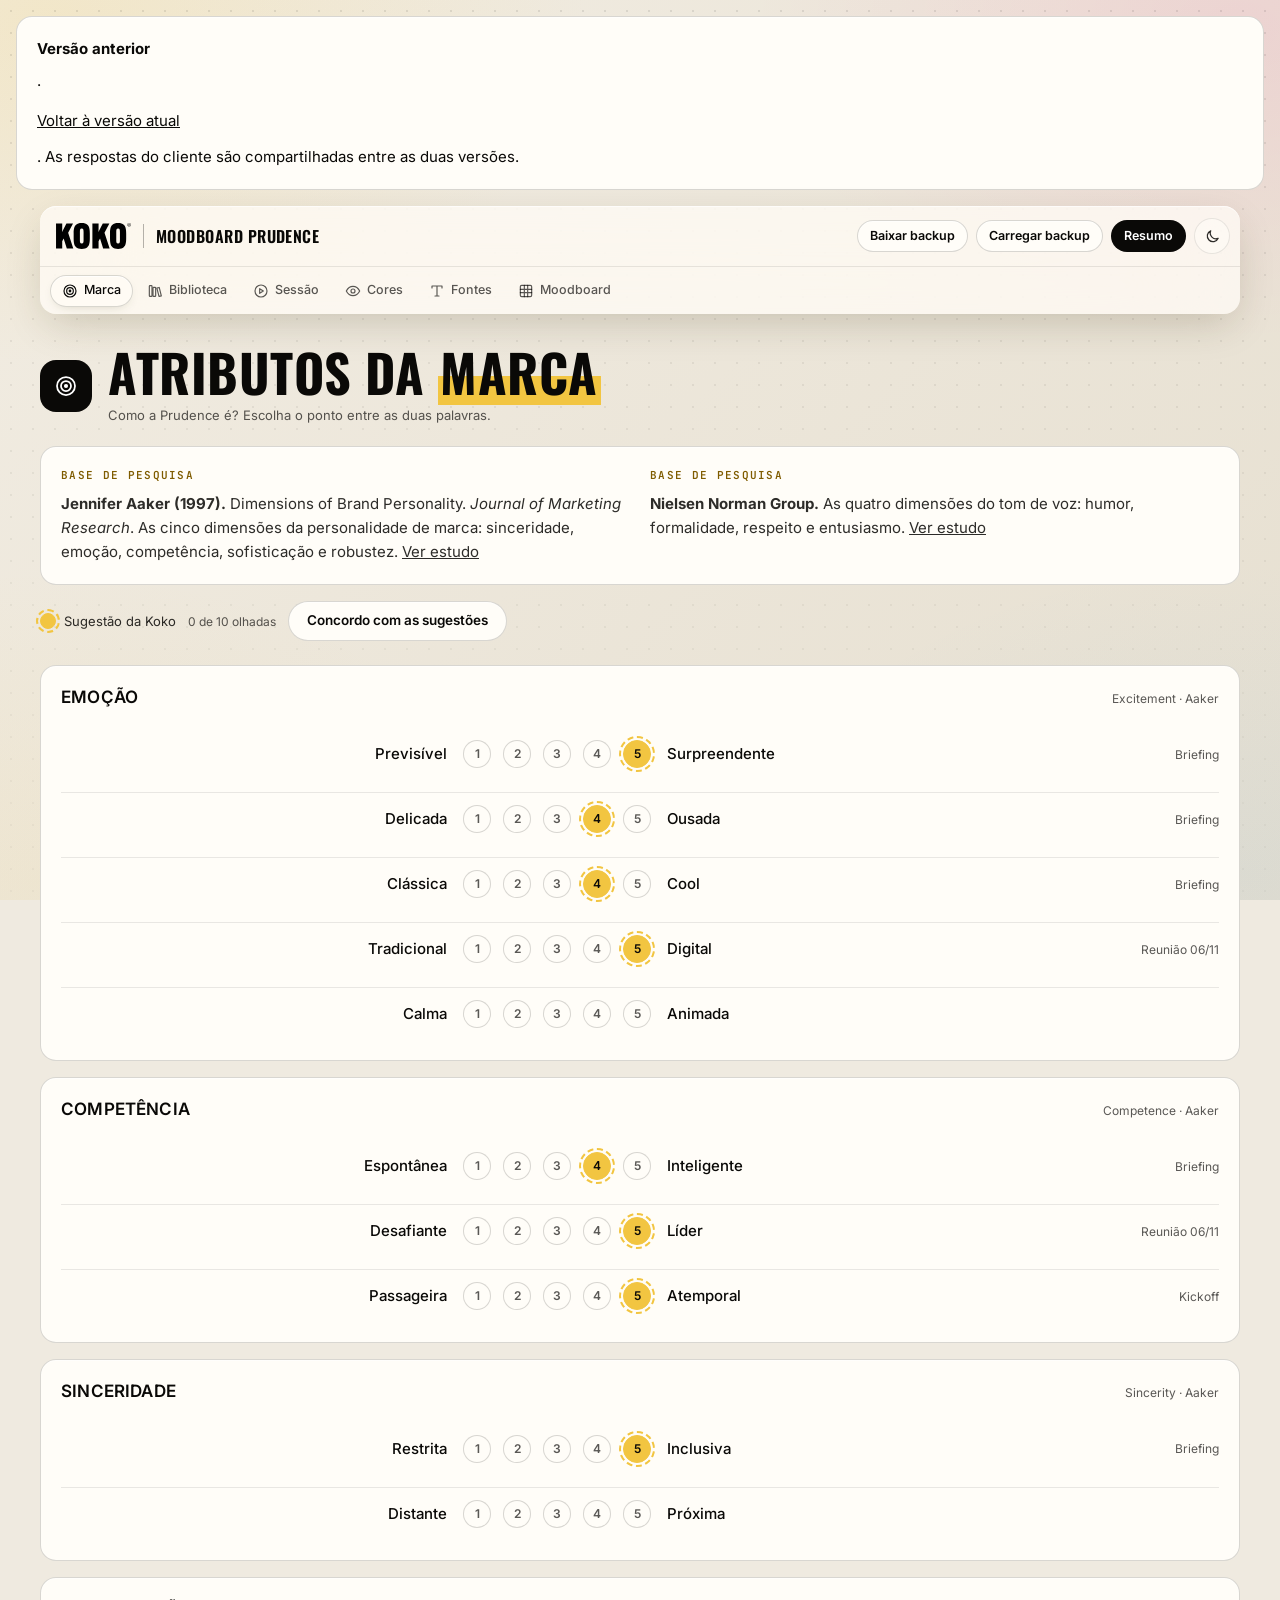
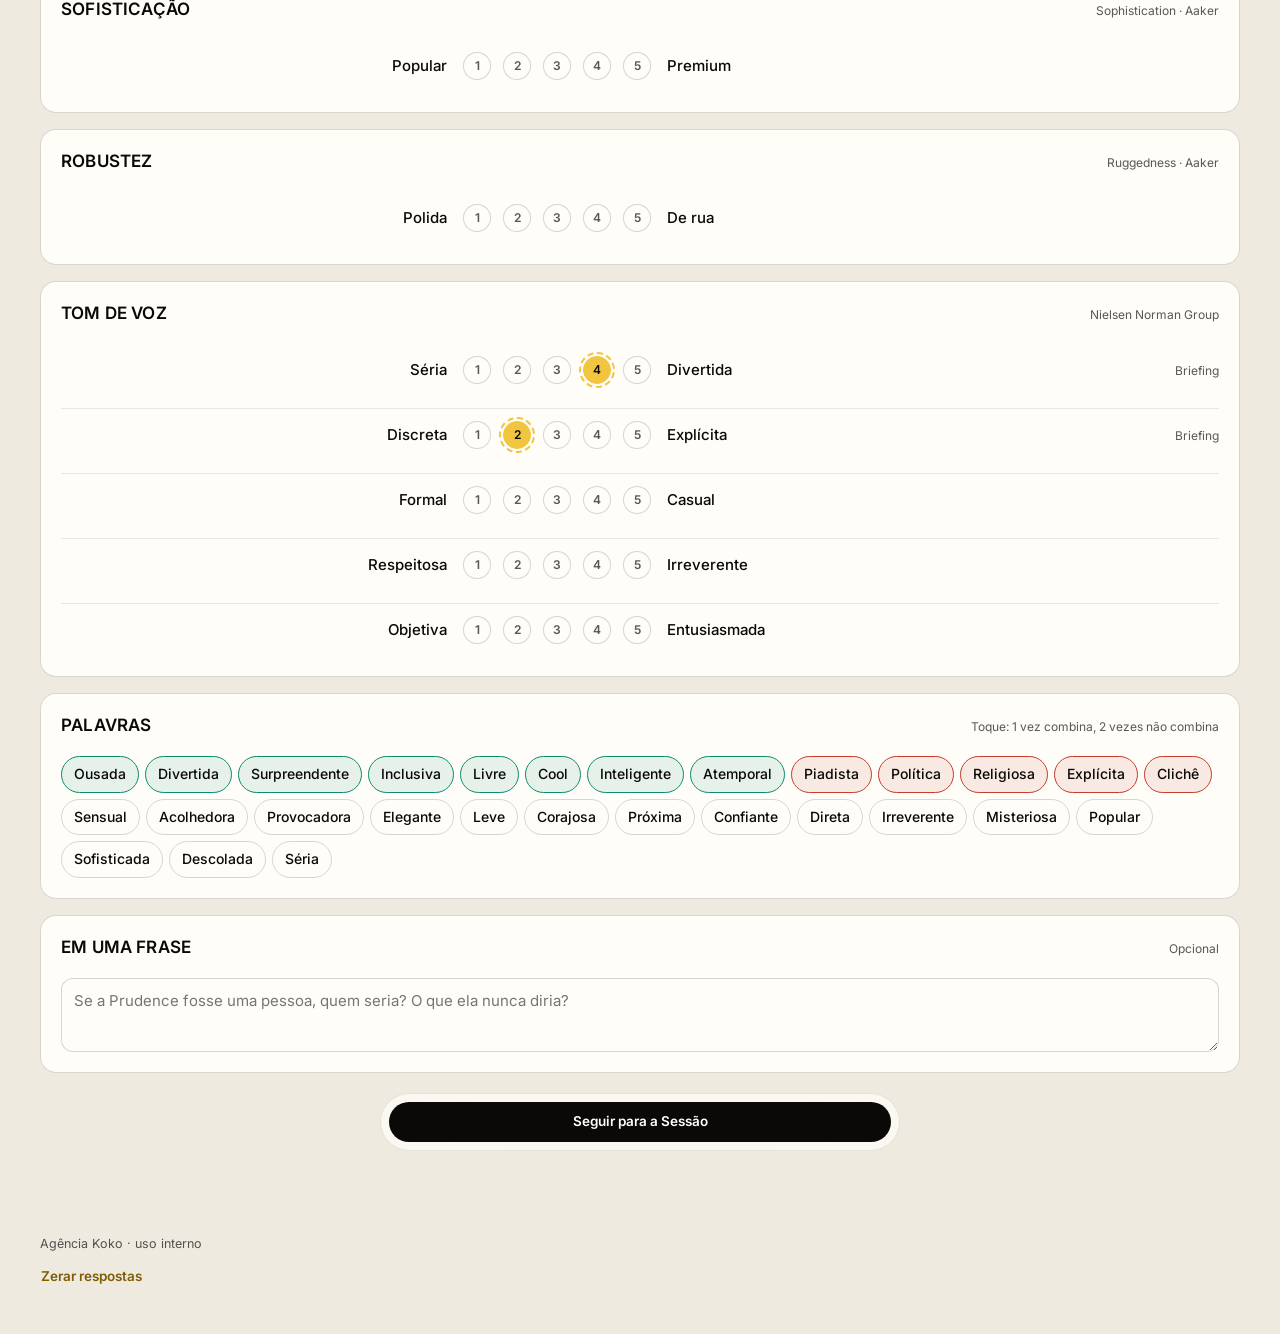
<file: versao-anterior.html>
<!doctype html>
<html lang="pt-BR" data-tema="claro">
<head>
<meta charset="utf-8">
<meta name="viewport" content="width=device-width,initial-scale=1,viewport-fit=cover">
<meta name="robots" content="noindex, nofollow">
<link rel="icon" href="kit/marca/simbolo-preto.png">
<style>html,body{margin:0}img{max-width:100%}[hidden]{display:none!important}
/* fontes */
.fctl{position:sticky;top:57px;z-index:20;background:var(--bg);padding:10px 0 12px;border-bottom:1px solid var(--line);display:grid;gap:10px;margin-top:-6px}
.fctl .ft{font:inherit;font-size:20px;padding:12px 20px;border:1px solid var(--line);background:var(--card);color:var(--ink);border-radius:999px;width:100%}
.fctl .frow{display:flex;gap:14px;align-items:center;flex-wrap:wrap}
.fctl label{font-size:13px;color:var(--mute);display:flex;gap:8px;align-items:center}
.fctl input[type=range]{width:160px;accent-color:var(--ink)}
.aas{display:grid;grid-template-columns:repeat(auto-fill,minmax(120px,1fr));gap:10px;margin:10px 0 4px}.aa{display:flex;flex-direction:column;align-items:center;gap:2px;padding:14px 6px 10px;border:1px solid var(--line);border-radius:12px;background:var(--opaca);color:var(--ink);text-decoration:none}.aa:hover{border-color:var(--ink)}.aag{font-size:44px;line-height:1.1}.aan{font-size:12px;font-weight:600;text-align:center}.aab{font-size:10px;color:var(--tinta-4)}.aa.v-yes{border-color:var(--ok);outline:1px solid var(--ok);outline-offset:-1px}.aa.v-no{opacity:.45}
.fr{display:grid;grid-template-columns:230px minmax(0,1fr) 150px;gap:26px;align-items:center;padding:24px 0;border-bottom:1px solid var(--line)}
.fr.v-no{opacity:.4}
.fr.v-yes{border-left:4px solid var(--ok);padding-left:18px}
.fm{min-width:0}
.fm b{font-family:var(--f-d);font-size:21px;letter-spacing:-.02em;display:block;line-height:1.1}
.ftags{display:flex;flex-wrap:wrap;gap:4px;margin:8px 0 6px}
.ftag,.src{font-size:11px;font-weight:600;letter-spacing:.03em;border:1px solid var(--line);border-radius:999px;padding:2px 8px;color:var(--mute)}
.fwarn{color:var(--atencao-txt)}.src.s{color:var(--info-txt);border-color:currentColor}.src.g{color:var(--yes);border-color:currentColor}.src.a{color:var(--info-txt);border-color:currentColor}.src.m{color:var(--maybe);border-color:currentColor}
.fm p{margin:4px 0 8px;font-size:13px;color:var(--mute);line-height:1.4}
.fm a{font-size:13px;font-weight:600;color:var(--ink)}
.fs{font-size:var(--fs,72px);line-height:1.08;overflow-wrap:anywhere;min-width:0;color:var(--ink)}
.fimg{max-width:100%;max-height:300px;border-radius:var(--r1);display:block}
.fv{display:flex;flex-direction:column;gap:10px;align-items:flex-end}
.fvb{display:flex;gap:6px}
.fvb button{width:42px;height:42px;border-radius:50%;border:2px solid var(--line);background:var(--card);font-weight:800;font-size:18px;line-height:1}
.fvb button:hover{border-color:var(--ink)}
.fvb button[data-v=yes].on{background:var(--yes);border-color:var(--yes);color:#fff}
.fvb button[data-v=maybe].on{background:var(--maybe);border-color:var(--maybe);color:#fff}
.fvb button[data-v=no].on{background:var(--no);border-color:var(--no);color:#fff}
.fcmp{font-size:13px;display:flex;gap:6px;align-items:center;cursor:pointer;color:var(--mute)}
.cbar{position:fixed;left:50%;bottom:max(18px,env(safe-area-inset-bottom,0px));transform:translateX(-50%);z-index:80;background:var(--ink);color:var(--bg);border-radius:999px;padding:8px 10px 8px 20px;display:none;gap:12px;align-items:center;box-shadow:var(--sombra-popup);font-size:14px;white-space:nowrap}
.cbar.on{display:flex}
.cbar .kk-botao{background:var(--papel);color:var(--tinta);border-color:var(--papel)}
.panel.wide{max-width:1240px}
.cmpgrid{display:grid;grid-template-columns:repeat(auto-fit,minmax(300px,1fr));gap:28px;margin-top:20px}
.cc{border-top:2px solid var(--ink);padding-top:14px;min-width:0;overflow-wrap:anywhere}
.cc h3{margin:0}.cc a.kk-botao{margin-top:14px}
.fb{display:grid;grid-template-columns:repeat(auto-fill,minmax(280px,1fr));gap:22px}
.fbi{border-top:1px solid var(--line);padding-top:12px;min-width:0}
.fbi .big{font-size:56px;line-height:1.05;overflow-wrap:anywhere}
.fbi small{display:block;color:var(--mute);font-size:12px;margin-top:6px}
@media (max-width:860px){.fr{grid-template-columns:1fr;gap:12px}.fv{flex-direction:row;align-items:center;justify-content:space-between}.fctl{top:90px}}
</style>
<title>Moodboard da marca · Prudence</title>
<link rel="preconnect" href="https://fonts.googleapis.com">
<link rel="preconnect" href="https://fonts.gstatic.com" crossorigin>
<link rel="stylesheet" href="https://fonts.googleapis.com/css2?family=Oswald:wght@500;600;700&family=Inter:wght@400;500;600;700&family=JetBrains+Mono:wght@400;500;600&family=Playfair+Display:wght@400;500&display=swap">
<link rel="stylesheet" href="kit/koko.css">
<script src="kit/koko.js"></script>
<style>
/* Layout: prancha editorial em papel claro, filetes finos, tipografia grotesca. Três telas: Biblioteca (preparo), Sessão (avaliação ao vivo), Moodboard (resultado montado pelas reações). */
:root{
  --bg:var(--papel); --card:var(--opaca); --ink:var(--tinta); --mute:var(--tinta-3); --line:var(--borda); --soft:var(--rebaixo);
  --yes:var(--ok); --maybe:var(--atencao-txt); --no:var(--erro); --view:var(--inv-fundo);
  --f-d:var(--titulo); --f-b:var(--ui); --fs:72px;
}
*{box-sizing:border-box}
button{font:inherit;color:inherit;cursor:pointer}
.tag{font-size:11px;letter-spacing:.12em;text-transform:uppercase;font-weight:600;color:var(--mute)}
section.view{display:none;padding-top:26px}
section.view.on{display:block}
.head{display:flex;justify-content:space-between;align-items:end;gap:16px;flex-wrap:wrap;margin-bottom:22px}
.head h2{font-size:clamp(30px,4.6vw,54px);line-height:.98}
.head p{margin:10px 0 0;color:var(--mute);max-width:62ch}
.empty{border:1.5px dashed var(--line);border-radius:12px;padding:36px 24px;text-align:center;color:var(--mute)}
/* biblioteca */
.cat{border-top:1px solid var(--ink);padding:16px 0 34px}
.cat .chd{display:flex;justify-content:space-between;align-items:baseline;gap:14px;flex-wrap:wrap;margin-bottom:6px}
.cat h3{font-size:26px}
.cat .hint{color:var(--mute);font-size:14px;margin:0 0 14px;max-width:70ch}
.cat:not(.det) .grid{grid-template-columns:repeat(auto-fill,minmax(112px,1fr));gap:8px}.cat:not(.det) .th .im,.cat:not(.det) .drop{aspect-ratio:1/1}.cat:not(.det) .th input,.cat:not(.det) .th .lk{display:none}.cat:not(.det) .th .pickd{font-size:10px;padding:3px 7px}.grid{display:grid;grid-template-columns:repeat(auto-fill,minmax(168px,1fr));gap:12px}
.th{position:relative;background:var(--card);border-radius:var(--r1);overflow:hidden;border:2px solid transparent}
.th.sel{border-color:var(--ink)}
.th .im{display:block;width:100%;aspect-ratio:4/5;object-fit:cover;cursor:pointer;background:var(--soft)}
.th input{width:100%;border:0;border-top:1px solid var(--line);background:none;font:inherit;font-size:12px;padding:7px 8px;color:var(--ink)}
.th .lk{display:block;padding:6px 8px;font-size:12px;font-weight:600;color:var(--ink);border-top:1px solid var(--line);text-decoration:none}.th .lk:hover{text-decoration:underline}
.th .x{position:absolute;top:6px;right:6px;width:24px;height:24px;border-radius:50%;border:0;background:color-mix(in srgb,var(--inv-fundo) 70%,transparent);color:#fff;font-size:11px}
.th .pickd{position:absolute;top:6px;left:6px;border:0;border-radius:999px;background:color-mix(in srgb,var(--inv-fundo) 70%,transparent);color:#fff;font-size:11px;font-weight:600;padding:4px 9px}
.th.sel .pickd{background:#fff;color:#000}
.drop{aspect-ratio:4/5;border:1.5px dashed var(--line);border-radius:var(--r1);display:grid;place-items:center;text-align:center;color:var(--mute);font-size:13px;padding:12px;background:none}
.drop:hover,.cat.over .drop{border-color:var(--ink);color:var(--ink)}
.cat.over{background:color-mix(in srgb,var(--ink) 5%,transparent)}
.duels{display:flex;flex-wrap:wrap;gap:12px}
.dl{display:flex;align-items:center;gap:8px;background:var(--card);border-radius:8px;padding:8px}
.dl img{width:64px;height:80px;object-fit:cover;border-radius:var(--r1)}
.dl .dlq{max-width:220px;font-size:13px;line-height:1.3}
.dl .vs{font-family:var(--f-d);font-weight:800;font-size:13px;color:var(--mute)}
/* sessao */
.pills{display:flex;gap:6px;flex-wrap:wrap;margin-bottom:14px}
.prog{display:flex;justify-content:space-between;gap:12px;flex-wrap:wrap;font-size:13px;color:var(--mute);margin-bottom:10px;font-variant-numeric:tabular-nums}
.prog b{color:var(--ink)}
.t-yes{color:var(--yes)}.t-maybe{color:var(--maybe)}.t-no{color:var(--no)}
.single{display:grid;grid-template-columns:minmax(0,1.7fr) minmax(300px,1fr);gap:20px;align-items:stretch}
.viewer{background:var(--view);border-radius:var(--r2);display:grid;place-items:center;min-height:min(72vh,720px);position:relative;overflow:hidden}
.viewer img{max-width:100%;max-height:min(72vh,720px);object-fit:contain;display:block;cursor:zoom-in}
.side{display:flex;flex-direction:column;gap:14px;min-width:0}
.side h3{font-size:clamp(22px,2.6vw,32px);line-height:1.05}
.votes{display:grid;grid-template-columns:repeat(3,1fr);gap:8px}
.vote{border:2px solid var(--line);background:var(--card);border-radius:12px;padding:14px 6px;font-weight:700;font-size:15px;display:flex;flex-direction:column;align-items:center;gap:2px}
.vote span{font-size:26px;line-height:1;font-family:var(--f-d)}
.vote:hover{border-color:var(--ink)}
.vote[data-v="yes"].on{background:var(--yes);border-color:var(--yes);color:#fff}
.vote[data-v="maybe"].on{background:var(--maybe);border-color:var(--maybe);color:#fff}
.vote[data-v="no"].on{background:var(--no);border-color:var(--no);color:#fff}
.lbl{font-size:12px;color:var(--mute)}
.asp{display:flex;flex-wrap:wrap;gap:6px}
.ch{border:1.5px solid var(--line);background:none;border-radius:999px;padding:6px 12px;font-size:14px;font-weight:500;display:inline-flex;gap:6px;align-items:center}
.ch.pos{background:color-mix(in srgb,var(--yes) 18%,transparent);border-color:var(--yes)}
.ch.neg{background:color-mix(in srgb,var(--no) 18%,transparent);border-color:var(--no)}
.ch i{font-style:normal;font-weight:800;font-family:var(--f-d)}
.ch.pos i{color:var(--yes)}.ch.neg i{color:var(--no)}
textarea.note{width:100%;min-height:74px;resize:vertical;border:1px solid var(--line);background:var(--card);border-radius:var(--r2);padding:10px 12px;font:inherit;color:var(--ink)}
.navrow{display:flex;gap:8px;margin-top:auto}
.navrow .kk-botao{flex:1}
.strip{display:flex;gap:6px;overflow-x:auto;padding:14px 2px 6px;margin-top:10px}
.sm{flex:0 0 auto;width:58px;height:72px;border-radius:var(--r1);overflow:hidden;position:relative;border:3px solid transparent;padding:0;background:var(--soft);opacity:.75}
.sm img{width:100%;height:100%;object-fit:cover;display:block}
.sm.cur{opacity:1;outline:2px solid var(--ink);outline-offset:1px}
.sm.v-yes{border-color:var(--yes)}.sm.v-maybe{border-color:var(--maybe)}.sm.v-no{border-color:var(--no)}
.sm.duelsm{display:flex}.sm.duelsm img{width:50%}
.sm.v-pick{border-color:var(--ink)}
/* moodboard */
.mb-top{display:grid;grid-template-columns:1.1fr 1fr 1fr;border-top:1px solid var(--ink);border-bottom:1px solid var(--line);margin-bottom:26px}
.mb-top>div{padding:20px 22px 24px 0;min-width:0}
.mb-top>div+div{border-left:1px solid var(--line);padding-left:22px}
.mb-title{font-family:var(--f-d);font-weight:800;font-stretch:75%;font-size:clamp(52px,9vw,118px);line-height:.9;letter-spacing:-.03em;margin:10px 0 8px}
.mb-sub{color:var(--mute);margin:0}
.tal{display:flex;flex-direction:column;gap:7px;margin-top:12px}
.tr{display:grid;grid-template-columns:110px 1fr 26px;gap:10px;align-items:center;font-size:14px}
.tr .bar2{height:8px;background:var(--soft);border-radius:var(--rf);overflow:hidden}.tr .bar2 i{display:block;height:100%}
.tr.p i{background:var(--yes)}.tr.n i{background:var(--no)}
.tr span:last-child{text-align:right;color:var(--mute);font-variant-numeric:tabular-nums}
.sec{margin:0 0 34px;padding-top:14px;border-top:1px solid var(--line)}
.sec .sh{display:flex;justify-content:space-between;align-items:baseline;margin-bottom:12px}
.sec h3{font-size:24px}
.mos{display:grid;grid-template-columns:repeat(4,1fr);grid-auto-rows:clamp(130px,15vw,210px);gap:8px;grid-auto-flow:dense}
.mt{position:relative;border-radius:var(--r1);overflow:hidden;background:var(--soft);cursor:zoom-in;border:0;padding:0}
.mt img{position:absolute;inset:0;width:100%;height:100%;object-fit:cover;display:block}
.mt.L{grid-column:span 2;grid-row:span 2}.mt.T{grid-row:span 2}.mt.W{grid-column:span 2}
.mt .c{position:absolute;left:0;right:0;bottom:0;padding:8px 10px;background:color-mix(in srgb,var(--inv-fundo) 78%,transparent);color:var(--inv-tinta);font-size:12px;opacity:0;transition:opacity .15s;text-align:left}
.mt:hover .c{opacity:1}
.row{display:flex;flex-wrap:wrap;gap:8px}
.never img{width:96px;height:120px;object-fit:cover;border-radius:var(--r1);filter:grayscale(1);opacity:.7;display:block}
.pref{display:flex;align-items:center;gap:12px;background:var(--card);border-radius:var(--r2);padding:10px;flex:1 1 360px;min-width:0}
.pref .w{width:86px;height:108px;object-fit:cover;border-radius:var(--r1);outline:3px solid var(--yes);outline-offset:-3px}
.pref .l{width:56px;height:70px;object-fit:cover;border-radius:var(--r1);filter:grayscale(1);opacity:.6}
.pref .gt{font-family:var(--f-d);font-weight:800;color:var(--mute)}
.pref small{display:block;color:var(--mute);font-size:12px}
/* overlays */
.ov{position:fixed;inset:0;z-index:200;background:color-mix(in srgb,var(--inv-fundo) 60%,transparent);display:none;padding:max(20px,env(safe-area-inset-top,0px)) 20px 20px;overflow:auto}.ov.on{display:block}
.panel{max-width:820px;margin:0 auto;background:var(--card);border-radius:var(--r2);padding:24px 26px}
.panel h2{font-size:30px;margin-bottom:4px}.panel h3{font-size:12px;letter-spacing:.1em;text-transform:uppercase;color:var(--mute);margin:20px 0 8px;font-family:var(--f-b);font-weight:600}
.panel ul{margin:0;padding-left:18px}
.lb{position:fixed;inset:0;background:color-mix(in srgb,var(--inv-fundo) 92%,transparent);z-index:300;display:none;place-items:center;padding:24px;cursor:zoom-out}.lb.on{display:grid}.lb img{max-width:100%;max-height:100%;border-radius:var(--r1)}
.toast{position:fixed;left:50%;bottom:max(20px,env(safe-area-inset-bottom,0px));transform:translateX(-50%);background:var(--ink);color:var(--bg);padding:9px 16px;border-radius:999px;font-size:14px;z-index:400;display:none}.toast.on{display:block}

/* Visual do Design System interno da Koko: só variáveis do kit. */
h1,h2,h3{font-family:var(--titulo);text-transform:uppercase;font-weight:600;letter-spacing:.01em;margin:0}
.fm b,.vote span,.opt .cp span:first-child,.dl .vs,.pref .gt,.ch i,.mb-title{font-family:var(--titulo)}
.tag{font-family:var(--mono);color:var(--dourado-txt)}
section.view{padding-top:0}
.fctl{top:var(--topo-total);background:var(--vidro-barra);backdrop-filter:var(--desfoque);-webkit-backdrop-filter:var(--desfoque);padding:var(--esp-3) var(--esp-4);border:1px solid var(--borda-leve);border-radius:var(--r3);margin-top:0}
.fctl .ft{background:var(--opaca);border-color:var(--borda)}
.cat{border-top:1px solid var(--borda)}
.cat h3{font-size:24px}
.th{border-radius:var(--r2);border:1px solid var(--borda);background:var(--opaca)}
.th.sel{border-color:var(--tinta);outline:1px solid var(--tinta);outline-offset:-1px}
.dl,.pref,.opt{border-radius:var(--r2);background:var(--opaca);border:1px solid var(--borda)}
.viewer{border-radius:var(--r3)}
.vote{border-radius:var(--r2);border:1px solid var(--borda);background:var(--opaca)}
.vote[data-v="yes"].on,.vote[data-v="maybe"].on,.vote[data-v="no"].on{color:#fff}
.vote .kk-ic{width:26px;height:26px}
.ic{display:inline-flex;vertical-align:middle}
.fvb .kk-ic{width:20px;height:20px}
.fvb button{border-width:1px}
.th .x .kk-ic{width:12px;height:12px}
.th .x,.th .pickd{display:inline-flex;align-items:center;justify-content:center}
.prog .kk-ic{width:14px;height:14px}
.ch{border-width:1px;border-color:var(--borda)}
.ch.pos{background:var(--ok-fundo);border-color:var(--ok)}
.ch.neg{background:var(--erro-fundo);border-color:var(--erro)}
textarea.note{border-radius:var(--r2);background:var(--opaca);border-color:var(--borda)}
.panel{background:var(--opaca);border-radius:var(--r4);box-shadow:var(--sombra-popup);border:1px solid var(--borda-leve)}
.mb-title{font-stretch:normal;text-transform:uppercase;font-weight:700;letter-spacing:0;line-height:.95;font-size:clamp(40px,6.2vw,84px);overflow-wrap:normal}
.mb-top{border:1px solid var(--borda);border-radius:var(--r3);background:var(--opaca);overflow:hidden}.mb-top>div{padding:20px 22px 24px}.mb-top>div+div{padding-left:22px}
.sec{border-top-color:var(--borda)}
.kk-cabeca{margin-bottom:var(--esp-5)}
.kk-barra .kk-botao{flex:none}
.empty{border-color:var(--borda);border-radius:var(--r2)}
/* cores */
.pcard{width:min(100%,400px);margin:0 auto;display:flex;flex-direction:column;gap:var(--esp-3);transition:transform .2s,opacity .2s}
.pcard.sai-d{transform:translateX(60px) rotate(4deg);opacity:0}.pcard.sai-e{transform:translateX(-60px) rotate(-4deg);opacity:0}
.pcard.sim .pmock{outline:3px solid var(--ok);outline-offset:-3px}.pcard.nao .pmock{opacity:.5}
.pmock{--pb1:var(--tinta);--pb2:var(--papel);--pa1:var(--tinta-3);--pa2:var(--tinta-3);position:relative;aspect-ratio:4/5;overflow:hidden;border-radius:var(--r3);background:var(--pb1)}
.pmock .pc{position:absolute;right:-14%;top:-8%;width:68%;aspect-ratio:1;border-radius:var(--rf);background:var(--pa1)}
.pmock .pb{position:absolute;left:0;bottom:0;width:100%;height:13%;background:var(--pa2)}
.pmock .pl{position:absolute;left:8%;top:6%;color:var(--pb2);font-family:var(--titulo);font-size:20px;letter-spacing:.04em}
.pmock .pt{position:absolute;left:8%;bottom:20%;max-width:72%;color:var(--pb2);font-family:var(--titulo);font-size:clamp(30px,7vw,46px);line-height:.95;text-transform:uppercase}
.pt2{margin:var(--esp-2) 0 0;text-align:center;font-size:clamp(22px,3vw,28px)}
.psw{display:flex;gap:var(--esp-3);justify-content:center}
.psw div{flex:1;max-width:96px;text-align:center}
.psw i{--c:var(--borda);display:block;height:44px;border-radius:var(--r2);border:1px solid var(--borda);background:var(--c)}
.psw small{display:block;margin-top:4px;font-size:12px;color:var(--tinta-2)}
.pbar{display:flex;height:84px;border-radius:var(--r3);overflow:hidden;border:1px solid var(--borda)}
.pbar-i{--c:var(--borda);--w:auto;flex:0 0 var(--w);background:var(--c);display:flex;align-items:flex-end;padding:6px}
.pbar-i small{font-size:11px;color:var(--tinta);background:var(--opaca);padding:1px 6px;border-radius:var(--rf)}
/* marca */
.axstack{display:flex;flex-direction:column;gap:var(--esp-4)}
.axh{display:flex;justify-content:space-between;align-items:baseline;gap:var(--esp-3);flex-wrap:wrap;margin-bottom:var(--esp-2)}
.axrow{display:grid;grid-template-columns:minmax(80px,1fr) auto minmax(80px,1fr) 150px;gap:var(--esp-4);align-items:center;padding:var(--esp-3) 0;border-top:1px solid var(--borda-leve)}
.axh+.axrow{border-top:0}
.axl{text-align:right;font-weight:500}.axr{font-weight:500}
.axs{font-size:12px;color:var(--tinta-3);text-align:right}
.axleg{display:inline-flex;align-items:center;gap:var(--esp-2);font-size:13px;color:var(--tinta-2)}
.axleg .adot{width:16px;height:16px;cursor:default;font-size:0}
.axbase{display:grid;grid-template-columns:1fr 1fr;gap:var(--esp-5);margin-bottom:var(--esp-4)}
.axbase .kk-texto{margin:var(--esp-2) 0 0}
@media (max-width:760px){.axbase{grid-template-columns:1fr}}
.adots{display:flex;gap:var(--esp-3)}
.adot{width:28px;height:28px;font-weight:600;font-size:12px;line-height:1;font-family:inherit;color:var(--tinta-3);border-radius:var(--rf);border:1px solid var(--borda);background:var(--opaca);cursor:pointer;padding:0;transition:background .15s,border-color .15s}
.adot:hover:not(:disabled){border-color:var(--tinta-3)}
.adot[aria-pressed="true"]{background:var(--tinta-2);border-color:var(--tinta-2);color:var(--inv-tinta)}
.adot.koko{outline:2px dashed var(--amarelo);outline-offset:2px}
.adot.koko.on{background:var(--amarelo);border-color:var(--amarelo);color:var(--tinta)}
.adot:disabled{cursor:default}
@media (max-width:760px){.axrow{grid-template-columns:1fr 1fr;row-gap:var(--esp-2)}.axl{text-align:left}.adots{grid-column:1/-1;order:3;justify-content:center}.axr{text-align:right}.axs{grid-column:1/-1;order:4;text-align:center}}
/* duelo */
.duel{display:grid;grid-template-columns:repeat(2,minmax(0,min(35vh,440px)));justify-content:center;gap:var(--esp-4)}
.dcard{display:flex;flex-direction:column;border:1px solid var(--borda);border-radius:var(--r3);background:var(--opaca);overflow:hidden;transition:opacity .2s}
.dcard{position:relative}
.kseal{background:var(--opaca);color:var(--rosa-txt);border:1px solid var(--rosa-txt);padding:var(--esp-2) var(--esp-3);position:absolute;top:var(--esp-3);right:var(--esp-3);z-index:2;display:inline-flex;align-items:center;gap:var(--esp-1)}
.kdes{margin-top:var(--esp-4);padding:var(--esp-3);border:1px dashed var(--rosa-txt);border-radius:var(--r3)}
.kdes input{width:100%;box-sizing:border-box}
.krec{margin:var(--esp-3) 0 0;text-align:center;color:var(--tinta-2)}
.dcard.win{border-color:var(--ok);outline:2px solid var(--ok);outline-offset:-1px}
.dcard.lose{opacity:.5}
.dpic{position:relative;border:0;padding:0;background:var(--inv-fundo);display:block;aspect-ratio:1/1;width:100%;flex:none;overflow:hidden;cursor:zoom-in}
.dpic img{display:block}
.dpic .dfg{width:100%;height:100%;object-fit:cover}
.dnote{flex:1 1 220px;min-width:180px;width:auto}
.dmid input.note{flex:1 1 240px;min-width:200px;box-sizing:border-box;font:inherit;color:var(--tinta);background:var(--opaca);border:1px solid var(--borda);border-radius:var(--rf);padding:var(--esp-2) var(--esp-4)}
.kdes input.note{width:100%;box-sizing:border-box;font:inherit;color:var(--tinta);background:var(--opaca);border:1px solid var(--borda);border-radius:var(--r2);padding:var(--esp-3) var(--esp-4)}
.dhead{margin-bottom:var(--esp-3);text-align:center}
.dhead .dq{font-size:clamp(22px,2.6vw,32px)}
.dq{font-size:clamp(24px,3vw,36px);margin:var(--esp-1) 0 var(--esp-1);text-wrap:balance}
.dctx{margin:0;color:var(--tinta-3);font-size:14px}
.dlabel{font-size:15px;font-weight:600;color:var(--tinta);margin-right:auto;min-width:0}
.dfoot{flex:none;background:var(--opaca);display:flex;align-items:center;gap:var(--esp-2);padding:var(--esp-3) var(--esp-4)}
.dfoot .sel,.dmid .sel{border-color:var(--ok);color:var(--ok-txt);background:var(--ok-fundo)}
.dmid{display:flex;justify-content:center;max-width:1100px;margin-left:auto;margin-right:auto;align-items:center;gap:var(--esp-2);margin-top:var(--esp-3);margin-bottom:var(--esp-3);flex-wrap:wrap}
.dwhy{display:flex;flex-direction:column;gap:var(--esp-2);max-width:900px;margin:0 auto}
.dnav{position:sticky;bottom:max(12px,env(safe-area-inset-bottom,0px));z-index:30;display:flex;gap:var(--esp-2);padding:var(--esp-2);margin:var(--esp-4) auto 0;max-width:520px;background:var(--vidro-barra);backdrop-filter:var(--desfoque);-webkit-backdrop-filter:var(--desfoque);border:1px solid var(--borda-leve);border-radius:var(--rf)}
.dnav .kk-botao{flex:1}
@media (max-width:860px){.duel{grid-template-columns:1fr}}
kbd{font-family:var(--f-b);font-size:11px;border:1px solid var(--line);border-radius:var(--r1);padding:1px 5px;color:var(--mute)}
@media (max-width:860px){
  .single{grid-template-columns:1fr}.viewer{min-height:50vh}
  .mb-top{grid-template-columns:1fr}.mb-top>div+div{border-left:0;padding-left:0;border-top:1px solid var(--line)}
  .mos{grid-template-columns:repeat(2,1fr)}
}
</style>

</head>
<body>
<div class="kk-box" style="margin:16px"><strong>Versão anterior</strong> · <a href="index.html">Voltar à versão atual</a>. As respostas do cliente são compartilhadas entre as duas versões.</div>
<div class="kk-fundo" aria-hidden="true"></div>
<dialog class="kk-janela" id="reset" aria-labelledby="reset-t"><div class="kk-janela-caixa"><div class="kk-janela-cab"><h3 class="kk-h3" id="reset-t">Zerar todas as respostas?</h3></div><p class="kk-texto">Apaga as respostas de Marca, duelos, cores, fontes e referências votadas. As referências, os duelos e as escolhas da Koko continuam. Não dá para desfazer; se quiser guardar, baixe um backup antes.</p><div class="kk-pilha"><button class="kk-botao kk-botao--2" type="button" id="reset-no">Cancelar</button><button class="kk-botao kk-botao--perigo" type="button" id="reset-yes">Zerar respostas</button></div></div></dialog>
<svg class="kk-icones" aria-hidden="true">
  <symbol id="i-busca" viewBox="0 0 24 24"><circle cx="11" cy="11" r="7"/><path d="m20 20-4-4"/></symbol>
  <symbol id="i-check" viewBox="0 0 24 24"><path d="m5 12.5 4.5 4.5L19 7.5"/></symbol>
  <symbol id="i-fechar" viewBox="0 0 24 24"><path d="M6 6l12 12M18 6 6 18"/></symbol>
  <symbol id="i-ajuda" viewBox="0 0 24 24"><circle cx="12" cy="12" r="9"/><path d="M9.4 9.3a2.7 2.7 0 0 1 5.2.9c0 1.9-2.6 2.3-2.6 4.1"/><path d="M12 17.3h.01"/></symbol>
  <symbol id="i-lua" viewBox="0 0 24 24"><path d="M20 14.5A8 8 0 0 1 9.5 4a8 8 0 1 0 10.5 10.5z"/></symbol>
  <symbol id="i-sol" viewBox="0 0 24 24"><circle cx="12" cy="12" r="4"/><path d="M12 2v2M12 20v2M4.9 4.9l1.4 1.4M17.7 17.7l1.4 1.4M2 12h2M20 12h2M4.9 19.1l1.4-1.4M17.7 6.3l1.4-1.4"/></symbol>
  <symbol id="i-seta" viewBox="0 0 24 24"><path d="M5 12h14M13 6l6 6-6 6"/></symbol>
  <symbol id="i-fora" viewBox="0 0 24 24"><path d="M7 17 17 7M9 7h8v8"/></symbol>
  <symbol id="i-baixar" viewBox="0 0 24 24"><path d="M12 4v11"/><path d="m7.5 10.5 4.5 4.5 4.5-4.5"/><path d="M5 19.5h14"/></symbol>
  <symbol id="i-subir" viewBox="0 0 24 24"><path d="M12 15.5V4.5M7.5 9 12 4.5 16.5 9M5 19.5h14"/></symbol>
  <symbol id="i-biblioteca" viewBox="0 0 24 24"><rect x="3.5" y="4" width="4" height="16" rx="1"/><rect x="9" y="6.5" width="4" height="13.5" rx="1"/><path d="m14.8 7.6 3.5-.9 3.2 12.6-3.5.9Z"/></symbol>
  <symbol id="i-play" viewBox="0 0 24 24"><circle cx="12" cy="12" r="9"/><path d="m10 8.5 5.5 3.5-5.5 3.5Z"/></symbol>
  <symbol id="i-texto" viewBox="0 0 24 24"><path d="M4.5 7.5v-3h15v3M12 4.5v15M9 19.5h6"/></symbol>
  <symbol id="i-grade" viewBox="0 0 24 24"><rect x="3.5" y="3.5" width="17" height="17" rx="2"/><path d="M3.5 9.5h17M3.5 14.5h17M9.5 3.5v17M14.5 3.5v17"/></symbol>
  <symbol id="i-copiar" viewBox="0 0 24 24"><rect x="8.5" y="8.5" width="11" height="11" rx="2"/><path d="M15.5 8.5v-2a2 2 0 0 0-2-2h-7a2 2 0 0 0-2 2v7a2 2 0 0 0 2 2h2"/></symbol>
  <symbol id="i-lixo" viewBox="0 0 24 24"><path d="M4.5 7h15M9.5 7V4.5h5V7M6.5 7l1 12.5h9l1-12.5M10 11v5M14 11v5"/></symbol>
  <symbol id="i-olho" viewBox="0 0 24 24"><path d="M2 12s3.5-7 10-7 10 7 10 7-3.5 7-10 7S2 12 2 12Z"/><circle cx="12" cy="12" r="3"/></symbol>
  <symbol id="i-alvo" viewBox="0 0 24 24"><circle cx="12" cy="12" r="9"/><circle cx="12" cy="12" r="5"/><circle cx="12" cy="12" r="1.2" fill="currentColor"/></symbol>
  <symbol id="i-mais" viewBox="0 0 24 24"><path d="M12 5v14M5 12h14"/></symbol>
  <symbol id="i-expandir" viewBox="0 0 24 24"><path d="M4 9V4h5M20 9V4h-5M4 15v5h5M20 15v5h-5"/></symbol>
</svg>

<header class="kk-topo kk-topo--nav">
  <div class="kk-topo-linha">
    <a class="kk-marca" href="#biblioteca" aria-label="Moodboard da Prudence: voltar ao início">
      <img class="kk-marca-logo kk-so-claro" src="kit/marca/koko-com-registro-preto-justa.svg" alt="Koko">
      <img class="kk-marca-logo kk-so-escuro" src="kit/marca/koko-com-registro-branco-justa.svg" alt="Koko">
      <span class="kk-marca-fio" aria-hidden="true"></span>
      <span class="kk-marca-nome">Moodboard Prudence</span>
    </a>
    <div class="kk-topo-acoes">
      <button class="kk-botao kk-botao--p" id="sum" type="button">Resumo</button>
      <button type="button" class="kk-botao-icone" data-kk-tema aria-label="Alternar tema claro e escuro">
        <svg class="kk-ic kk-so-claro"><use href="#i-lua"></use></svg>
        <svg class="kk-ic kk-so-escuro"><use href="#i-sol"></use></svg>
      </button>
    </div>
  </div>
  <nav class="kk-nav" id="nav" aria-label="Telas">
    <a class="kk-nav-item" href="#marca" data-k="marca"><svg class="kk-ic"><use href="#i-alvo"></use></svg>Marca</a>
    <a class="kk-nav-item" href="#biblioteca" data-k="biblioteca"><svg class="kk-ic"><use href="#i-biblioteca"></use></svg>Biblioteca</a>
    <a class="kk-nav-item" href="#sessao" data-k="sessao"><svg class="kk-ic"><use href="#i-play"></use></svg>Sessão</a>
    <a class="kk-nav-item" href="#cores" data-k="cores"><svg class="kk-ic"><use href="#i-olho"></use></svg>Cores</a>
    <a class="kk-nav-item" href="#fontes" data-k="fontes"><svg class="kk-ic"><use href="#i-texto"></use></svg>Fontes</a>
    <a class="kk-nav-item" href="#moodboard" data-k="moodboard"><svg class="kk-ic"><use href="#i-grade"></use></svg>Moodboard</a>
  </nav>
</header>

<main class="kk-pagina">
<section class="view" id="v-marca">
  <div id="marca-tela"></div>
</section>

<section class="view" id="v-biblioteca">
  <div class="kk-cabeca"><span class="kk-selo kk-selo--tinta kk-selo--g"><svg class="kk-ic"><use href="#i-biblioteca"></use></svg></span>
    <div class="kk-cabeca-textos"><h1 class="kk-h1">Biblioteca de <mark class="kk-marca-texto">referências</mark></h1>
    <p class="kk-apoio">Arraste imagens para uma categoria, cole com Cmd+V ou use o botão. Para um duelo, selecione duas da mesma categoria.</p></div></div>
  <div class="kk-barra"><button class="kk-botao kk-botao--2" id="mkduel" disabled>Criar duelo com as 2 selecionadas</button></div>
  <div id="cats"></div>
  <div class="cat"><div class="chd"><h3>Duelos</h3><span class="tag" id="duelcount"></span></div><p class="hint">Pares que o cliente vai comparar na sessão.</p><div class="duels" id="duels"></div></div>
</section>

<section class="view" id="v-sessao">
  <div class="pills" id="pills"></div>
  <div class="prog" id="prog"></div>
  <div id="cur"></div>
  <div class="strip" id="strip"></div>
</section>

<section class="view" id="v-cores">
  <div id="cores-tela"></div>
</section>

<section class="view" id="v-fontes">
  <div class="kk-cabeca"><span class="kk-selo kk-selo--tinta kk-selo--g"><svg class="kk-ic"><use href="#i-texto"></use></svg></span>
    <div class="kk-cabeca-textos"><h1 class="kk-h1">Fontes <mark class="kk-marca-texto">ao vivo</mark></h1>
    <p class="kk-apoio">Escreva um texto e veja todas as fontes juntas. Marque as que gostou e as que não, e compare até três lado a lado.</p></div></div>
  <div class="fctl">
    <input class="ft" id="f-text" type="text" aria-label="Texto de teste" placeholder="Escreva aqui para testar">
    <div class="frow"><div class="row" id="f-presets"></div>
      <label>Tamanho <input id="f-size" type="range" min="24" max="160" value="72"><span id="f-sizev">72</span></label>
      <label><input id="f-up" type="checkbox"> CAIXA ALTA</label></div>
    <div class="pills" id="f-filters" style="margin:0"></div>
  </div>
  <div class="prog" style="margin:12px 0 0"><span id="fcount"></span></div>
  <div id="flist"></div>
</section>

<section class="view" id="v-moodboard">
  <div id="board"></div>
</section>
</main>
<footer class="kk-rodape"><p>Agência Koko · uso interno</p><button class="kk-botao kk-botao--texto" id="reset-btn" type="button">Zerar respostas</button></footer>

<div class="ov" id="ov"><div class="panel" id="panel"></div></div>
<div class="lb" id="lb"><img alt=""></div>
<div class="toast" id="toast" role="status"></div>
<div class="cbar" id="cbar"></div>
<input type="file" id="file" accept="image/*" multiple hidden>

<script>
/* Modo independente: quando a página roda fora do Claude, simula db e assets com IndexedDB (dados ficam só neste navegador). */
(function(){
  if(window.claude&&window.claude.use)return;
  const DBN='moodboard-prudence-27',ST='docs';
  const cache={},listeners={};let ready=null;
  const idb=()=>new Promise((res,rej)=>{const r=indexedDB.open(DBN,1);r.onupgradeneeded=()=>r.result.createObjectStore(ST);r.onsuccess=()=>res(r.result);r.onerror=()=>rej(r.error)});
  const load=()=>ready||(ready=idb().then(db=>new Promise((res,rej)=>{const tx=db.transaction(ST).objectStore(ST),keys=tx.getAllKeys(),vals=tx.getAll();tx.transaction.oncomplete=()=>{keys.result.forEach((k,i)=>cache[k]=vals.result[i]);res(db)};tx.transaction.onerror=()=>rej(tx.transaction.error)})).then(async db=>{await applySeed(db);return db}));
  /* referências iniciais (seed.json): cada id entra uma única vez por navegador, então o que a pessoa apagar não volta.
     "_remove" tira uma única vez referências que foram retiradas da lista. */
  async function applySeed(db){try{const r=await fetch('seed-anterior.json',{cache:'no-cache'});if(!r.ok)return;const seed=await r.json(),done=new Set((cache['meta/seeded']||{}).ids||[]),put=[],del=[];
    for(const col in seed){if(col==='_remove')continue;for(const id in seed[col]){const key='seed:'+col+'/'+id;if(done.has(key))continue;if(!cache[col+'/'+id]){cache[col+'/'+id]=seed[col][id];put.push([col+'/'+id,seed[col][id]])}done.add(key)}}
    for(const col in (seed._remove||{}))for(const id of seed._remove[col]){const key='rm:'+col+'/'+id;if(done.has(key))continue;if(cache[col+'/'+id]){delete cache[col+'/'+id];del.push(col+'/'+id)}done.add(key)}
    const prev=((cache['meta/seeded']||{}).ids||[]).length;
    if(put.length||del.length||done.size!==prev){cache['meta/seeded']={ids:[...done]};const t=db.transaction(ST,'readwrite'),st=t.objectStore(ST);put.forEach(([k,v])=>st.put(v,k));del.forEach(k=>st.delete(k));st.put(cache['meta/seeded'],'meta/seeded');await new Promise(r=>t.oncomplete=r)}}catch(e){}}
  const put=(k,v)=>load().then(db=>{const t=db.transaction(ST,'readwrite');v===null?t.objectStore(ST).delete(k):t.objectStore(ST).put(v,k)});
  const snap=c=>({docs:Object.keys(cache).filter(k=>k.startsWith(c+'/')).map(k=>({id:k.slice(c.length+1),data:()=>cache[k]}))});
  const notify=c=>(listeners[c]||[]).forEach(f=>f(snap(c)));
  const rid=()=>Math.random().toString(36).slice(2,10)+Date.now().toString(36).slice(-4);
  const docRef=(c,id)=>({id,async set(d){cache[c+'/'+id]=JSON.parse(JSON.stringify(d));await put(c+'/'+id,cache[c+'/'+id]);notify(c)},
    async update(d){const cur=cache[c+'/'+id];if(!cur)throw{code:'not_found'};cache[c+'/'+id]={...cur,...JSON.parse(JSON.stringify(d))};await put(c+'/'+id,cache[c+'/'+id]);notify(c)},
    async delete(){delete cache[c+'/'+id];await put(c+'/'+id,null);notify(c)}});
  const db={collection:c=>({doc:id=>docRef(c,id||rid()),onSnapshot(cb){(listeners[c]=listeners[c]||[]).push(cb);cb(snap(c));return()=>{listeners[c]=listeners[c].filter(f=>f!==cb)}}})};
  const toDataUrl=file=>new Promise((res,rej)=>{
    const fr=new FileReader();fr.onerror=()=>rej(fr.error);
    fr.onload=()=>{const img=new Image();img.onerror=()=>res(fr.result);img.onload=()=>{const M=1800,k=Math.min(1,M/Math.max(img.width,img.height));
      if(k===1&&file.size<900000)return res(fr.result);const c=document.createElement('canvas');c.width=Math.round(img.width*k);c.height=Math.round(img.height*k);c.getContext('2d').drawImage(img,0,0,c.width,c.height);res(c.toDataURL('image/jpeg',.88))};img.src=fr.result};fr.readAsDataURL(file)});
  const assets={async upload(file){const url=await toDataUrl(file);return{id:'a'+rid(),url,sizeBytes:url.length,contentType:file.type}}};
  window.__shim=true;window.claude={use:async n=>{if(n==='db'){await load();return db}if(n==='assets')return assets;return null}};
  /* backup: baixar e carregar um .json com tudo */
  window.addEventListener('DOMContentLoaded',()=>{
    const bar=document.querySelector('.kk-topo-acoes');if(!bar)return;
    const mk=(t,fn)=>{const b=document.createElement('button');b.className='kk-botao kk-botao--2 kk-botao--p';b.textContent=t;b.onclick=fn;return b};
    const inp=document.createElement('input');inp.type='file';inp.accept='application/json';inp.hidden=true;
    inp.onchange=async()=>{const f=inp.files[0];if(!f)return;try{const o=JSON.parse(await f.text());await load();for(const k in o){const a=cache[k],b=o[k];if(a&&(k.startsWith('duels2/')||k.startsWith('fonts2/'))&&b&&typeof b==='object'){cache[k]={...a,...b,picks:{...(a.picks||{}),...(b.picks||{})},votes:{...(a.votes||{}),...(b.votes||{})}}}else cache[k]=o[k];await put(k,cache[k])}new Set(Object.keys(o).map(k=>k.split('/')[0])).forEach(notify);alert('Backup carregado.')}catch(e){alert('Arquivo inválido.')}inp.value=''};
    const dl=mk('Baixar backup',async()=>{await load();const b=new Blob([JSON.stringify(cache)],{type:'application/json'}),a=document.createElement('a');a.href=URL.createObjectURL(b);a.download='moodboard-prudence-backup.json';a.click();setTimeout(()=>URL.revokeObjectURL(a.href),2000)});
    const up=mk('Carregar backup',()=>inp.click());
    const sum=document.getElementById('sum');bar.insertBefore(dl,sum);bar.insertBefore(up,sum);bar.append(inp)});
})();
</script>
<script>
const CATS=[
 {k:'foto',t:'Fotografia',hint:'Pessoas e momentos sem estereótipo: casais diversos, amigos, sensualidade sugerida e nunca explícita. Longe da "cerveja dos anos 2000".'},
 {k:'tipo',t:'Tipografia e layout',hint:'Referências visuais de letras e de layout. As fontes para escolher ficam na tela Fontes.'},
 {k:'cor',t:'Cores e paleta',hint:'Preto, branco e cinza como base, com acento pontual. Tem que durar anos.'},
 {k:'uni',t:'Uniforme e merch',hint:'Camisetas e moletons: logo discreto na frente, estampa criativa nas costas. Refs da Koko e de estampas de outras marcas.'},
 {k:'pdv',t:'PDV e trade',hint:'Clip strip, testeira de estande, display. Uma receita simples que o trade consiga repetir.'},
 {k:'graf',t:'Grafismo e textura',hint:'Adesivos, recortes, texturas. Pode partir da borda redonda do logo.'},
 {k:'clima',t:'Clima geral da marca',hint:'Imagens que resumem a atitude: ousada, divertida, inteligente, livre de preconceito.'},
 {k:'nao',t:'Contraexemplos',hint:'O que a marca não deve parecer. Alimenta a lista de "o que não fazer", inclusive para uso de IA.'}];
const ASP=['Cor','Tipografia','Fotografia','Composição','Clima','Humor','Textura','Ideia'];
const catT=k=>(CATS.find(c=>c.k===k)||{t:k}).t,catI=k=>Math.max(0,CATS.findIndex(c=>c.k===k));
const $=s=>document.querySelector(s);
function h(tag,props,...kids){const e=document.createElement(tag);for(const k in props||{}){const v=props[k];if(k==='class')e.className=v;else if(k==='style')e.style.cssText=v;else if(k.startsWith('on'))e.addEventListener(k.slice(2),v);else if(k.startsWith('aria-')&&typeof v==='boolean')e.setAttribute(k,String(v));else if(v===true)e.setAttribute(k,'');else if(v!==false&&v!=null)e.setAttribute(k,v)}for(const c of kids.flat())if(c!=null&&c!==false)e.append(c.nodeType?c:document.createTextNode(c));return e}
const ic=n=>{const e=document.createElement('span');e.className='ic';e.innerHTML='<svg class="kk-ic"><use href="#i-'+n+'"></use></svg>';return e};
function toast(m){const t=$('#toast');t.textContent=m;t.classList.add('on');clearTimeout(toast.t);toast.t=setTimeout(()=>t.classList.remove('on'),2400)}
function zoom(u){$('#lb img').src=u;$('#lb').classList.add('on')}
$('#lb').onclick=()=>$('#lb').classList.remove('on');

let db=null,assets=null,R={},DU={},view='biblioteca',sess={cat:'all',key:null,duelos:true},lib={sel:[],active:'foto'},pendingCat=null;
const refs=()=>Object.entries(R).map(([id,d])=>({id,...d})).sort((a,b)=>catI(a.cat)-catI(b.cat)||(a.ts||0)-(b.ts||0));
const PEOPLE=[['cliente','Cliente'],['livia','Lívia, designer'],['mari','Mari, gestora'],['isa','Isa, head']];
let me='cliente',mbWho='cliente';
try{me=localStorage.getItem('mb-me')||'cliente'}catch(e){}
const pname=id=>(PEOPLE.find(p=>p[0]===id)||[0,id])[1];
const who=()=>(view==='moodboard'||$('#ov').classList.contains('on'))?mbWho:(me||'cliente');
let PK={},FVT={};
const proj=(d,p)=>{const x=PK[d.id+'__'+p]||PK[(d.id||'')+'__'+p]||(p==='cliente'&&d.pick?{pick:d.pick,why:d.why,note:d.note}:null)||{};return{pick:x.pick||'',why:x.why||[],note:x.note||''}};
const COPY={'seed-duelo-01':{q:"Como a Prudence mostra o corpo?",la:"Detalhe de pele, sem rosto",lb:"Pessoas em conexão",ctx:"Define se as fotos tratam o corpo como textura ou colocam as pessoas como protagonistas."},'seed-duelo-02':{q:"Qual luz combina mais com a marca?",la:"Escura e dramática",lb:"Clara e natural",ctx:"Define a iluminação padrão das fotos da campanha."},'seed-duelo-03':{q:"As fotos da marca vêm em cor ou em preto e branco?",la:"Preto e branco",lb:"Cor",ctx:"Define se a fotografia usa cor como regra ou o preto e branco como assinatura."},'seed-duelo-04':{q:"Quem aparece nas fotos?",la:"Uma pessoa sozinha",lb:"Um casal",ctx:"Define se a marca fala com a pessoa (prazer próprio) ou com a relação."},'seed-duelo-05':{q:"Que tipo de desejo a marca mostra?",la:"Afeto e beijo",lb:"Provocação",ctx:"Define o grau de ousadia do tom visual."},'seed-duelo-06':{q:"Qual cenário tem mais a cara da Prudence?",la:"Chuveiro e água",lb:"Quarto e cama",ctx:"Define o cenário mais usado nas fotos e nos cartazes."},'seed-duelo-07':{q:"Onde essa intimidade acontece?",la:"Ao ar livre",lb:"Em ambiente fechado",ctx:"Define se a marca é aberta e leve ou fechada e íntima."},'seed-duelo-11':{q:"Quais cores de apoio acompanham o preto e o branco?",la:"Fúcsia e cítrico",lb:"Violeta e lima",ctx:"Define as cores de apoio da paleta."},'seed-duelo-12':{q:"A cor aparece chapada ou em degradê?",la:"Chapada e forte",lb:"Degradê com grão",ctx:"Define se a marca usa cor sólida ou degradê com textura."},'seed-duelo-13':{q:"Que estilo têm os adesivos e símbolos da marca?",la:"Símbolos geométricos",lb:"Texto e personagem",ctx:"Define os elementos gráficos soltos: ícones ou adesivos com frase."},'seed-duelo-14':{q:"Qual textura reforça a marca?",la:"Retícula de pontos",lb:"Grão suave",ctx:"Define a textura de apoio usada nas peças."},'seed-duelo-15':{q:"A textura é colorida ou em preto e branco?",la:"Colorida, em rosa",lb:"Preto e branco",ctx:"Define o uso de cor nas texturas."},'seed-duelo-16':{q:"A foto aparece natural ou com tratamento gráfico?",la:"Foto natural",lb:"Com retícula e forma",ctx:"Define se as fotos entram puras ou trabalhadas pela marca."},'seed-duelo-17':{q:"Como letra e imagem se encontram nos cartazes?",la:"Só letras",lb:"Foto com letras",ctx:"Define o formato dos cartazes: tipografia pura ou foto com letra."},'seed-duelo-u1':{q:"Na frente da camiseta, a peça é clara ou escura?",la:"Clara",lb:"Escura",ctx:"Define a cor-base da camiseta e do uniforme."},'seed-duelo-u2':{q:"Na frente, quanto a marca aparece?",la:"Assinatura minúscula",lb:"Nome em destaque",ctx:"Define a presença da marca no peito."},'seed-duelo-u3':{q:"Na frente, o texto é discreto ou vira lettering?",la:"Texto discreto",lb:"Lettering grande",ctx:"Define o peso da tipografia na estampa."},'seed-duelo-u4':{q:"Nas costas, qual composição?",la:"Vários elementos em grade",lb:"Uma imagem só",ctx:"Define a composição da estampa nas costas."},'seed-duelo-u5':{q:"Nas costas, ilustração ou só tipografia?",la:"Personagem ilustrado",lb:"Só tipografia",ctx:"Define se a marca terá um personagem ou será só tipográfica."}};
Object.assign(COPY,{
 'seed-duelo-01':{q:"Qual recorte de pele conta melhor a marca?",la:"Detalhe de pele, sem rosto",lb:"Pessoas em conexão",ctx:"Define como o recorte em zoom de pele convive com fotos de pessoas inteiras."},
 'seed-duelo-11':{q:"Qual dupla de destaque acompanha o preto e o branco?",la:"Fúcsia e cítrico",lb:"Violeta e lima",ctx:"Define a cor de destaque da marca, para a paleta não virar bagunça com o tempo."},
 'seed-duelo-13':{q:"Nos adesivos digitais, símbolo ou texto e personagem?",la:"Símbolos geométricos",lb:"Texto e personagem",ctx:"Define o estilo dos adesivos e figurinhas do digital."},
 'seed-duelo-26':{q:"Nos adesivos, elementos em grade ou soltos?",la:"Em blocos, em grade",lb:"Soltos, espalhados",ctx:"Define como os elementos do digital se organizam."},
 'seed-duelo-28':{q:"Nos ícones digitais, chapados ou com contorno?",la:"Ícones chapados",lb:"Ilustração com contorno grosso",ctx:"Define o estilo dos ícones do digital."}
});
const CP=id=>COPY[id]||{};
const dv=d=>({...d,...CP(d.id),...proj(d,who())});
const duels=()=>Object.entries(DU).map(([id,d])=>({id,...d,...CP(id),...proj({...d,id},who())})).sort((a,b)=>(a.ts||0)-(b.ts||0));
function needMe(){return true}
const duelCat=d=>(R[d.a]||R[d.b]||{}).cat;

/* ---------- gravacao ---------- */
async function w(fn,msg){try{await fn()}catch(e){toast((msg||'Não foi possível salvar')+(e&&e.code?' ('+e.code+')':''))}}
const rD=id=>db.collection('refs2').doc(id),dD=id=>db.collection('duels2').doc(id);
async function upload(files,cat){
  if(!assets){toast('Upload indisponível para este acesso');return}
  let n=0;const t0=Date.now();
  for(const f of files){if(!f.type.startsWith('image/'))continue;
    try{const a=await assets.upload(f);await rD(db.collection('refs2').doc().id).set({url:a.url,assetId:a.id,cat,cap:f.name.replace(/\.[^.]+$/,''),vote:'',asp:{},note:'',ts:t0+n});n++}catch(e){toast('Falha ao subir '+f.name)}}
  if(n)toast(n+(n>1?' imagens adicionadas':' imagem adicionada'))}
const setVote=(id,v)=>w(()=>rD(id).update({vote:R[id].vote===v?'':v}));
function cycleAsp(id,a){const cur={...(R[id].asp||{})},v=cur[a]||'',nx=v===''?'+':v==='+'?'-':'';if(nx)cur[a]=nx;else delete cur[a];return w(()=>rD(id).update({asp:cur}))}
const setNote=(id,t)=>w(()=>rD(id).update({note:t}));
const setCap=(id,t)=>w(()=>rD(id).update({cap:t}));
async function delRef(id){const ds=duels().filter(d=>d.a===id||d.b===id);lib.sel=lib.sel.filter(x=>x!==id);await w(async()=>{for(const d of ds)await dD(d.id).delete();await rD(id).delete()},'Não foi possível remover')}
const mkDuel=(a,b)=>w(()=>dD(db.collection('duels2').doc().id).set({a,b,pick:'',why:[],note:'',ts:Date.now()}));
const savePick=(id,patch)=>{const pr=proj({...DU[id],id},me);return w(()=>db.collection('picks2').doc(id+'__'+me).set({duel:id,person:me,pick:pr.pick,why:pr.why,note:pr.note,...patch}))};
const setPick=(id,v)=>{if(!needMe())return;const pr=proj({...DU[id],id},me);return savePick(id,{pick:pr.pick===v?'':v})};
function toggleWhy(id,a){if(!needMe())return;const pr=proj({...DU[id],id},me),cur=new Set(pr.why);cur.has(a)?cur.delete(a):cur.add(a);return savePick(id,{why:[...cur]})}
const setDNote=(id,t)=>{if(!needMe())return;return savePick(id,{note:t})};
const delDuel=id=>w(()=>dD(id).delete());

function aaStrip(){
  const t=h('div',{class:'aas'},FONTS.filter(f=>f.s!=='m'&&(fst.todas||CORE.has(f.id))).map(f=>{const v=fvv(f.id)||'';
    return h('a',{class:'aa'+(v?' v-'+v:''),href:'#fontes',title:f.n,onclick:()=>{fst.filter='all'}},
      h('span',{class:'aag',style:live(f)?fstyle(f):''},'Aa'),
      h('span',{class:'aan'},f.n),h('span',{class:'aab'},f.s==='g'?'Google':f.s==='s'?'Sistema':'Adobe'))}));
  return h('div',{},t,h('div',{class:'hint',style:'margin:6px 0 14px'},'Clique em uma fonte para vê-la ao vivo na tela Fontes.'))}
/* ---------- biblioteca ---------- */
const libDet=new Set();
function renderLib(){
  const inDuel=new Set(duels().flatMap(d=>[d.a,d.b]));
  $('#cats').replaceChildren(...CATS.map(c=>{
    const list=refs().filter(r=>r.cat===c.k);
    const sec=h('div',{class:'cat'+(libDet.has(c.k)?' det':''),'data-cat':c.k},
      h('div',{class:'chd'},h('h3',{},c.t),h('div',{class:'row'},h('span',{class:'tag',style:'align-self:center'},c.k==='tipo'?FONTS.length+' fontes':list.length+(list.length===1?' imagem':' imagens')),h('button',{class:'kk-botao kk-botao--2',onclick:()=>{libDet.has(c.k)?libDet.delete(c.k):libDet.add(c.k);renderLib()}},libDet.has(c.k)?'Miniaturas':'Legendas e links'),h('button',{class:'kk-botao kk-botao--2',onclick:()=>{pendingCat=c.k;$('#file').value='';$('#file').click()}},'Subir imagens'))),
      h('p',{class:'hint'},c.hint),
      c.k==='tipo'?aaStrip():null,
      h('div',{class:'grid'},list.map(r=>{
        const th=h('div',{class:'th'+(lib.sel.includes(r.id)?' sel':'')},
          h('img',{class:'im',src:r.url,alt:r.cap||'',loading:'lazy',onclick:()=>zoom(r.url)}),
          h('button',{class:'pickd',onclick:()=>toggleSel(r)},lib.sel.includes(r.id)?'selecionada':'selecionar'),
          h('button',{class:'x','aria-label':'Remover',onclick:()=>delRef(r.id)},ic('fechar')));
        const i=h('input',{value:r.cap||'','aria-label':'Legenda',placeholder:'Legenda ou fonte'});i.addEventListener('change',()=>setCap(r.id,i.value));th.append(i);if(r.link)th.append(h('a',{class:'lk',href:r.link,target:'_blank',rel:'noopener'},(r.linkLabel||(r.linkLabel||'Baixar a fonte'))));
        return th}),
        h('button',{class:'drop',onclick:()=>{pendingCat=c.k;$('#file').value='';$('#file').click()}},list.length?'+ mais imagens':'Arraste imagens aqui, cole com Cmd+V ou clique')));
    sec.addEventListener('dragover',e=>{if([...e.dataTransfer.types].includes('Files')){e.preventDefault();sec.classList.add('over')}});
    sec.addEventListener('dragleave',()=>sec.classList.remove('over'));
    sec.addEventListener('drop',e=>{e.preventDefault();sec.classList.remove('over');upload([...e.dataTransfer.files],c.k)});
    sec.addEventListener('pointerenter',()=>lib.active=c.k);
    return sec}));
  const dl=duels();$('#duelcount').textContent=dl.length+(dl.length===1?' duelo':' duelos');
  $('#duels').replaceChildren(...(dl.length?dl.map(d=>h('div',{class:'dl'},h('img',{src:(R[d.a]||{}).url||'',alt:''}),h('span',{class:'vs'},'vs'),h('img',{src:(R[d.b]||{}).url||'',alt:''}),h('span',{class:'dlq'},d.q||'Sem pergunta'),h('button',{class:'kk-botao kk-botao--2',onclick:()=>delDuel(d.id),style:'padding:4px 10px'},'Remover'))):[h('div',{class:'empty',style:'flex:1'},'Nenhum duelo ainda.')]));
  $('#mkduel').disabled=lib.sel.length!==2;
}
function toggleSel(r){const i=lib.sel.indexOf(r.id);if(i>=0)lib.sel.splice(i,1);else{if(lib.sel.length>=2)lib.sel.shift();lib.sel.push(r.id)}renderLib()}
$('#mkduel').onclick=async()=>{if(lib.sel.length!==2)return;const[a,b]=lib.sel;lib.sel=[];await mkDuel(a,b);toast('Duelo criado')};
$('#file').addEventListener('change',e=>{if(pendingCat&&e.target.files.length)upload([...e.target.files],pendingCat)});
document.addEventListener('paste',e=>{if(view!=='biblioteca'||e.target.closest('input,textarea'))return;const fs=[...(e.clipboardData||{}).files||[]].filter(f=>f.type.startsWith('image/'));if(fs.length){e.preventDefault();upload(fs,lib.active)}});

/* ---------- sessao ---------- */
function queue(){
  const q=[];CATS.filter(c=>sess.cat==='all'||sess.cat===c.k).forEach(c=>{
    if(!sess.duelos)refs().filter(r=>r.cat===c.k).forEach(r=>q.push({k:'r',id:r.id,cat:c.k}));
    duels().filter(d=>duelCat(d)===c.k).forEach(d=>q.push({k:'d',id:d.id,cat:c.k}))});
  return q}
const qkey=i=>i.k+':'+i.id;
function go(delta){const q=queue();if(!q.length)return;let i=q.findIndex(x=>qkey(x)===sess.key);i=Math.max(0,Math.min(q.length-1,(i<0?0:i)+delta));sess.key=qkey(q[i]);renderSess()}
function renderSess(){
  const all=queue();
  const nd=c=>duels().filter(d=>c==='all'||duelCat(d)===c).length,nr=c=>refs().filter(r=>c==='all'||r.cat===c).length;
  $('#pills').replaceChildren(    h('span',{class:'lbl',style:'align-self:center'},'Categoria:'),
    h('button',{class:'kk-chip','aria-pressed':sess.cat==='all',onclick:()=>{sess.cat='all';sess.key=null;renderSess()}},'Todas'),
    ...CATS.map(c=>{const n=nd(c.k);return n?h('button',{class:'kk-chip','aria-pressed':sess.cat===c.k,onclick:()=>{sess.cat=c.k;sess.key=null;renderSess()}},c.t+' · '+n):null}).filter(Boolean));
  if(!all.length){$('#prog').replaceChildren();$('#cur').replaceChildren(h('div',{class:'empty'},'Não há duelos nesta categoria. Crie na ',h('a',{href:'#biblioteca',style:'color:inherit'},'Biblioteca'),'.'));$('#strip').replaceChildren();return}
  let i=all.findIndex(x=>qkey(x)===sess.key);if(i<0){i=0;sess.key=qkey(all[0])}
  const it=all[i],rs=refs(),cnt=v=>rs.filter(r=>r.vote===v).length;
  const dAns=duels().filter(d=>d.pick).length;
  $('#prog').replaceChildren(h('span',{},h('b',{},i+1),' de ',all.length,' · ',catT(it.cat)),sess.duelos?h('span',{},dAns+' de '+duels().length+' duelos respondidos  ',h('kbd',{},'←'),' ',h('kbd',{},'→'),' navegar'):h('span',{},h('span',{class:'t-yes'},ic('check'),' '+cnt('yes')),'   ',h('span',{class:'t-maybe'},ic('ajuda'),' '+cnt('maybe')),'   ',h('span',{class:'t-no'},ic('fechar'),' '+cnt('no')),'   ',h('kbd',{},'←'),' ',h('kbd',{},'→'),' navegar  ',h('kbd',{},'G'),' ',h('kbd',{},'T'),' ',h('kbd',{},'N'),' votar'));
  $('#cur').replaceChildren(it.k==='r'?singleView(R[it.id],it.id,i,all):duelView(dv({...DU[it.id],id:it.id}),it.id,i,all));
  $('#strip').replaceChildren(...all.map((x,j)=>{
    const cls='sm'+(j===i?' cur':'');
    if(x.k==='r'){const r=R[x.id];return h('button',{class:cls+(r.vote?' v-'+r.vote:''),'aria-label':'Ir para '+(j+1),onclick:()=>{sess.key=qkey(x);renderSess()}},h('img',{src:r.url,alt:''}))}
    const d=dv({...DU[x.id],id:x.id});return h('button',{class:cls+' duelsm'+(d.pick?' v-pick':''),'aria-label':'Duelo '+(j+1),onclick:()=>{sess.key=qkey(x);renderSess()}},h('img',{src:(R[d.a]||{}).url,alt:''}),h('img',{src:(R[d.b]||{}).url,alt:''}))}));
  const st=$('#strip'),cur=$('#strip .cur');if(cur)st.scrollLeft=cur.offsetLeft-st.clientWidth/2+cur.offsetWidth/2}
function singleView(r,id,i,all){
  const note=h('textarea',{class:'note',placeholder:'Anotação da conversa (opcional)','aria-label':'Anotação'});note.value=r.note||'';note.addEventListener('change',()=>setNote(id,note.value));
  return h('div',{class:'single'},
    h('div',{class:'viewer'},h('img',{src:r.url,alt:r.cap||'',onclick:()=>zoom(r.url)})),
    h('aside',{class:'side'},h('div',{class:'tag'},catT(r.cat)),h('h3',{},r.cap||'Sem legenda'),r.link?h('a',{class:'kk-botao kk-botao--2',href:r.link,target:'_blank',rel:'noopener',style:'align-self:flex-start;text-decoration:none;color:inherit'},(r.linkLabel||(r.linkLabel||'Onde baixar'))):null,
      h('div',{class:'votes'},...[['yes','check','Gostei'],['maybe','ajuda','Talvez'],['no','fechar','Não gostei']].map(([v,g,l])=>h('button',{class:'vote'+(r.vote===v?' on':''),'data-v':v,onclick:()=>setVote(id,v)},ic(g),h('span',{},l)))),
      h('div',{class:'lbl'},'O que chama atenção? Clique uma vez se é bom (+), duas se é ruim (−).'),
      h('div',{class:'asp'},ASP.map(a=>{const v=(r.asp||{})[a]||'';return h('button',{class:'ch'+(v==='+'?' pos':v==='-'?' neg':''),onclick:()=>cycleAsp(id,a)},a,v?h('i',{},v==='+'?'+':'−'):null)})),
      note,h('div',{class:'navrow'},h('button',{class:'kk-botao kk-botao--2',disabled:i===0,onclick:()=>go(-1)},'Anterior'),h('button',{class:'kk-botao',disabled:i===all.length-1,onclick:()=>go(1)},'Próxima'))))}
const KOKO={};
let DSG=false;
try{const q=new URLSearchParams(location.search).get('designer');if(q==='1')localStorage.setItem('mb-dsg','1');else if(q==='0')localStorage.removeItem('mb-dsg');DSG=localStorage.getItem('mb-dsg')==='1'}catch(e){}
const setRec=(id,v,why)=>{const cur=DU[id]||{};return w(()=>dD(id).update({rec:v,recWhy:why===undefined?(cur.recWhy||''):why}))};
const kokoOf=d=>KOKO[d.id]||((d.rec==='a'||d.rec==='b')?{pick:d.rec,why:d.recWhy||''}:null);
function duelView(d,id,i,all){
  const kr=kokoOf({...d,id}),pk=d.pick,chosen=pk==='a'||pk==='b';
  const card=(side,r)=>{const win=pk===side||pk==='both',lose=(pk==='a'||pk==='b')&&pk!==side||pk==='none',lab=d[side==='a'?'la':'lb'];
    return h('div',{class:'dcard'+(win?' win':'')+(lose?' lose':'')},
      h('button',{class:'dpic',onclick:()=>zoom((r||{}).url),'aria-label':'Ampliar '+(lab||side.toUpperCase())},
        h('img',{class:'dfg',src:(r||{}).url,alt:(r||{}).cap||''}),
        kr&&kr.pick===side?h('span',{class:'kk-etiqueta kk-etiqueta--novo kseal'},ic('alvo'),'Escolha Koko'):null),
      h('div',{class:'dfoot'},h('span',{class:'dlabel'},lab||''),
        h('button',{class:'kk-botao kk-botao--2'+(pk===side?' sel':''),onclick:()=>setPick(id,side)},pk===side?[ic('check'),' Preferida']:'Prefiro esta')))};
  const note=h('input',{class:'note dnote',type:'text',placeholder:'Anotação (opcional)','aria-label':'Anotação'});note.value=d.note||'';note.addEventListener('change',()=>setDNote(id,note.value));
  return h('div',{},
    h('div',{class:'dhead'},h('div',{class:'tag'},'Duelo · '+catT(duelCat(d))),d.q?h('h2',{class:'dq'},d.q):null,d.ctx?h('p',{class:'dctx'},'Isso define '+d.ctx.replace(/^Define /,'')):null),
    h('div',{class:'duel'},card('a',R[d.a]),card('b',R[d.b])),
    kr?h('p',{class:'krec'},h('strong',{},'Escolha Koko: '+(kr.pick==='a'?d.la:d.lb)+(kr.why?'. ':'')),kr.why):null,
    h('div',{class:'dmid'},h('button',{class:'kk-chip','aria-pressed':pk==='both',onclick:()=>setPick(id,'both')},'As duas'),h('button',{class:'kk-chip','aria-pressed':pk==='none',onclick:()=>setPick(id,'none')},'Nenhuma das duas'),note),
    h('div',{class:'dwhy'},
      chosen?[h('div',{class:'lbl'},'Por que a '+pk.toUpperCase()+'? Pode marcar mais de um.'),h('div',{class:'asp'},ASP.map(a=>h('button',{class:'ch'+((d.why||[]).includes(a)?' pos':''),onclick:()=>toggleWhy(id,a)},a)))]:null,
      null),
    DSG?(()=>{const t=h('input',{class:'note',type:'text',placeholder:'Por que a Koko escolhe este lado? (aparece para o cliente)','aria-label':'Motivo da escolha Koko'});t.value=d.recWhy||'';t.addEventListener('change',()=>setRec(id,d.rec||'',t.value));
      return h('div',{class:'kdes'},h('div',{class:'lbl'},'Modo designer · sua escolha Koko'),h('div',{class:'dmid'},['a','b'].map(x=>h('button',{class:'kk-chip','aria-pressed':d.rec===x,onclick:()=>setRec(id,d.rec===x?'':x)},'Koko escolhe '+x.toUpperCase())),h('button',{class:'kk-chip','aria-pressed':!d.rec,onclick:()=>setRec(id,'')},'Sem escolha')),t)})():null,
    h('div',{class:'dnav'},h('button',{class:'kk-botao kk-botao--2',disabled:i===0,onclick:()=>go(-1)},'Anterior'),h('button',{class:'kk-botao',disabled:i===all.length-1,onclick:()=>go(1)},'Próxima')))}
document.addEventListener('keydown',e=>{
  if(view!=='sessao'||e.target.closest('input,textarea')||e.metaKey||e.ctrlKey)return;
  const q=queue(),it=q.find(x=>qkey(x)===sess.key);
  if(e.key==='ArrowRight'||e.key==='Enter'){e.preventDefault();go(1)}else if(e.key==='ArrowLeft'){e.preventDefault();go(-1)}
  else if(it&&it.k==='r'){const k=e.key.toLowerCase();if(k==='g')setVote(it.id,'yes');else if(k==='t')setVote(it.id,'maybe');else if(k==='n')setVote(it.id,'no')}
  else if(it&&it.k==='d'){const k=e.key.toLowerCase();if(k==='a')setPick(it.id,'a');else if(k==='b')setPick(it.id,'b');else if(k==='d')setPick(it.id,'both');else if(k==='n')setPick(it.id,'none')}});


/* ---------- atributos da marca ---------- */
let ATT={};
const AXES=[
 {g:'Emoção',k:'obvio',l:'Previsível',r:'Surpreendente',pre:5,why:'Do briefing: "nada óbvia".'},
 {g:'Emoção',k:'ousadia',l:'Delicada',r:'Ousada',pre:4,why:'Do briefing: "ousada".'},
 {g:'Emoção',k:'estilo',l:'Clássica',r:'Cool',pre:4,why:'Do briefing: "cool".'},
 {g:'Emoção',k:'digital',l:'Tradicional',r:'Digital',pre:5,why:'Da conversa de 06/11: público nativo digital.'},
 {g:'Emoção',k:'energia',l:'Calma',r:'Animada',pre:0,why:'Sem sugestão: onde a marca fica?'},
 {g:'Competência',k:'mente',l:'Espontânea',r:'Inteligente',pre:4,why:'Do briefing: "é inteligente".'},
 {g:'Competência',k:'posicao',l:'Desafiante',r:'Líder',pre:5,why:'Da conversa de 06/11: maior do mercado.'},
 {g:'Competência',k:'tempo',l:'Passageira',r:'Atemporal',pre:5,why:'Do kickoff: materiais que durem.'},
 {g:'Sinceridade',k:'publico',l:'Restrita',r:'Inclusiva',pre:5,why:'Do briefing: "fala com todos".'},
 {g:'Sinceridade',k:'prox',l:'Distante',r:'Próxima',pre:0,why:'Sem sugestão: onde a marca fica?'},
 {g:'Sofisticação',k:'tom',l:'Popular',r:'Premium',pre:0,why:'Sem sugestão: onde a marca fica?'},
 {g:'Robustez',k:'rua',l:'Polida',r:'De rua',pre:0,why:'Sem sugestão: onde a marca fica?'},
 {g:'Tom de voz',k:'humor',l:'Séria',r:'Divertida',pre:4,why:'Do briefing: "divertida".'},
 {g:'Tom de voz',k:'sensual',l:'Discreta',r:'Explícita',pre:2,why:'Do briefing: não ser "explícita demais".'},
 {g:'Tom de voz',k:'formal',l:'Formal',r:'Casual',pre:0,why:'Sem sugestão: onde a marca fica?'},
 {g:'Tom de voz',k:'irrev',l:'Respeitosa',r:'Irreverente',pre:0,why:'Sem sugestão: onde a marca fica?'},
 {g:'Tom de voz',k:'entus',l:'Objetiva',r:'Entusiasmada',pre:0,why:'Sem sugestão: onde a marca fica?'}
];
const WORDS=[['Ousada',1],['Divertida',1],['Surpreendente',1],['Inclusiva',1],['Livre',1],['Cool',1],['Inteligente',1],['Atemporal',1],['Piadista',-1],['Política',-1],['Religiosa',-1],['Explícita',-1],['Clichê',-1],['Sensual',0],['Acolhedora',0],['Provocadora',0],['Elegante',0],['Leve',0],['Corajosa',0],['Próxima',0],['Confiante',0],['Direta',0],['Irreverente',0],['Misteriosa',0],['Popular',0],['Sofisticada',0],['Descolada',0],['Séria',0]];
const apos=a=>{const x=ATT['ax-'+a.k];return x&&x.pos?x.pos:a.pre};
const astat=a=>{const x=ATT['ax-'+a.k];if(x&&x.pos)return a.pre&&x.pos===a.pre?'Combinado':a.pre?'Seu ajuste':'Sua resposta';return a.pre?'Sugestão Koko':'Para você escolher'};
const astag=t=>({Combinado:'kk-etiqueta--ok','Seu ajuste':'kk-etiqueta--novo','Sua resposta':'kk-etiqueta--ok','Sugestão Koko':'kk-etiqueta--info','Para você escolher':'kk-etiqueta--ponto'})[t];
const wvS=w=>{const x=ATT['w-'+w[0]];return x&&x.v?x.v:''};
const wv=w=>{const x=ATT['w-'+w[0]];return x&&'v' in x?x.v:(w[1]>0?'pos':w[1]<0?'neg':'')};
const setAx=(k,pos)=>w(()=>db.collection('attrs2').doc('ax-'+k).set({pos}));
const setWd=(n,v)=>w(()=>db.collection('attrs2').doc('w-'+n).set({v}));
const setAttNote=t=>w(()=>db.collection('attrs2').doc('note').set({t}));
function dots(a,on){const t=!!(ATT['ax-'+a.k]&&ATT['ax-'+a.k].pos);return h('div',{class:'adots',role:'group','aria-label':a.l+' ou '+a.r},[1,2,3,4,5].map(n=>h('button',{type:'button',class:'adot'+(a.pre===n?' koko'+(t?'':' on'):''),'aria-pressed':t&&apos(a)===n,'aria-label':'Posição '+n+' de 5'+(a.pre===n?', sugestão da Koko':''),disabled:on===false,onclick:()=>setAx(a.k,n)},String(n))))}
const GDESC={'Emoção':'Excitement · Aaker','Competência':'Competence · Aaker','Sinceridade':'Sincerity · Aaker','Sofisticação':'Sophistication · Aaker','Robustez':'Ruggedness · Aaker','Tom de voz':'Nielsen Norman Group'};
const srcOf=a=>!a.pre?'':/briefing/i.test(a.why)?'Briefing':/kickoff/i.test(a.why)?'Kickoff':'Reunião 06/11';
function axRow(a,ro){return h('div',{class:'axrow',title:a.pre?a.why:''},h('div',{class:'axl'},a.l),dots(a,ro?false:undefined),h('div',{class:'axr'},a.r),h('div',{class:'axs'},ro?h('span',{class:'kk-etiqueta '+astag(astat(a))},astat(a)):srcOf(a)))}
function renderMarca(){
  const nOk=AXES.filter(a=>a.pre&&ATT['ax-'+a.k]).length,nPre=AXES.filter(a=>a.pre).length;
  const groups=[...new Set(AXES.map(a=>a.g))];
  const cards=groups.map(g=>h('div',{class:'kk-box'},h('div',{class:'axh'},h('h3',{class:'kk-h3'},g),h('span',{class:'lbl'},GDESC[g]||'')),...AXES.filter(a=>a.g===g).map(a=>axRow(a))));
  const note=h('textarea',{class:'note',placeholder:'Se a Prudence fosse uma pessoa, quem seria? O que ela nunca diria?','aria-label':'Persona da marca'});note.value=(ATT.note||{}).t||'';note.addEventListener('change',()=>setAttNote(note.value));
  $('#marca-tela').replaceChildren(
    h('div',{class:'kk-cabeca'},(()=>{const e=h('span',{class:'kk-selo kk-selo--tinta kk-selo--g'});e.append(ic('alvo'));return e})(),
      h('div',{class:'kk-cabeca-textos'},h('h1',{class:'kk-h1'},'Atributos da ',h('mark',{class:'kk-marca-texto'},'marca')),
        h('p',{class:'kk-apoio'},'Como a Prudence é? Escolha o ponto entre as duas palavras.'))),
    h('div',{class:'kk-box axbase'},
      h('div',{},h('div',{class:'tag'},'Base de pesquisa'),h('p',{class:'kk-texto'},h('strong',{},'Jennifer Aaker (1997). '),'Dimensions of Brand Personality. ',h('em',{},'Journal of Marketing Research'),'. As cinco dimensões da personalidade de marca: sinceridade, emoção, competência, sofisticação e robustez. ',h('a',{href:'https://gsb.stanford.edu/faculty-research/publications/dimensions-brand-personality',target:'_blank',rel:'noopener'},'Ver estudo'))),
      h('div',{},h('div',{class:'tag'},'Base de pesquisa'),h('p',{class:'kk-texto'},h('strong',{},'Nielsen Norman Group. '),'As quatro dimensões do tom de voz: humor, formalidade, respeito e entusiasmo. ',h('a',{href:'https://www.nngroup.com/articles/tone-of-voice-dimensions/',target:'_blank',rel:'noopener'},'Ver estudo')))),
    h('div',{class:'kk-barra'},h('span',{class:'axleg'},h('i',{class:'adot koko on'}),' Sugestão da Koko'),h('span',{class:'lbl'},nOk+' de '+nPre+' olhadas'),
      h('button',{type:'button',class:'kk-botao kk-botao--2',onclick:async()=>{for(const a of AXES.filter(x=>x.pre&&!ATT['ax-'+x.k]))await setAx(a.k,a.pre)}},'Concordo com as sugestões')),
    h('div',{class:'axstack'},...cards,
      h('div',{class:'kk-box'},h('div',{class:'axh'},h('h3',{class:'kk-h3'},'Palavras'),h('span',{class:'lbl'},'Toque: 1 vez combina, 2 vezes não combina')),
        h('div',{class:'asp'},WORDS.map(w=>{const v=wv(w);return h('button',{type:'button',class:'ch'+(v==='pos'?' pos':v==='neg'?' neg':''),onclick:()=>setWd(w[0],v===''?'pos':v==='pos'?'neg':v==='neg'?'':'pos')},w[0])}))),
      h('div',{class:'kk-box'},h('div',{class:'axh'},h('h3',{class:'kk-h3'},'Em uma frase'),h('span',{class:'lbl'},'Opcional')),note)),
    h('div',{class:'dnav',style:'position:static;margin:var(--esp-5) auto 0'},h('a',{class:'kk-botao',href:'#sessao',style:'text-align:center;text-decoration:none'},'Seguir para a Sessão')))}
function attrBoard(){
  const ans=AXES.filter(a=>ATT['ax-'+a.k]);const pw=WORDS.filter(w=>wvS(w)==='pos').map(w=>w[0]),nw=WORDS.filter(w=>wvS(w)==='neg').map(w=>w[0]);
  if(!ans.length&&!pw.length&&!nw.length&&!(ATT.note||{}).t)return null;
  return h('div',{class:'sec'},h('div',{class:'sh'},h('h3',{},'Personalidade da marca'),h('span',{class:'tag'},'Base: Aaker (1997) e Nielsen Norman Group · '+AXES.filter(a=>ATT['ax-'+a.k]).length+' de '+AXES.length+' respondidas')),
    ans.length?h('div',{class:'kk-box'},...ans.map(a=>axRow(a,true))):null,
    h('div',{class:'row',style:'margin-top:var(--esp-4)'},h('div',{},h('div',{class:'tag'},'Combina'),h('div',{class:'asp'},pw.length?pw.map(x=>h('span',{class:'ch pos'},x)):h('span',{class:'lbl'},'nenhuma'))),h('div',{},h('div',{class:'tag'},'Não combina'),h('div',{class:'asp'},nw.length?nw.map(x=>h('span',{class:'ch neg'},x)):h('span',{class:'lbl'},'nenhuma')))),
    (ATT.note||{}).t?h('p',{class:'kk-texto'},'Persona: '+ATT.note.t):null)}
function attrText(){const ax=AXES.filter(a=>ATT['ax-'+a.k]),pw=WORDS.filter(w=>wvS(w)==='pos').map(w=>w[0]),nw=WORDS.filter(w=>wvS(w)==='neg').map(w=>w[0]);if(!ax.length&&!pw.length&&!nw.length&&!(ATT.note||{}).t)return[];
  const L=['','Atributos da marca (1 = esquerda, 5 = direita):'];ax.forEach(a=>L.push('- '+a.l+' ↔ '+a.r+': '+apos(a)+' de 5 ('+astat(a).toLowerCase()+')'));
  if(pw.length||nw.length)L.push('- Combina: '+(pw.join(', ')||'nenhuma'),'- Não combina: '+(nw.join(', ')||'nenhuma'));if((ATT.note||{}).t)L.push('- Persona: '+ATT.note.t);return L}
/* ---------- cores ---------- */
let PAL={},pi=0;
/* conferir: ignorar-inicio (amostras de paleta são conteúdo, não estilo da página) */
const PRETO=['Preto','#0b0b0b'],BRANCO=['Branco','#ffffff'],CINZA=['Cinza','#8a8a8a'],BEGE=['Bege','#e9e0d0'];
const PALS=[
 {id:'vermelho',t:'Preto, branco e vermelho',n:'O vermelho do produto clássico',b:[PRETO,BRANCO],a:[['Vermelho','#d7261e']]},
 {id:'neutra',t:'Só preto, cinza e branco',n:'Sem cor de destaque',b:[PRETO,BRANCO,CINZA],a:[]},
 {id:'magenta',t:'Preto, branco e magenta',n:'Quente e ousada',b:[PRETO,BRANCO],a:[['Magenta','#e91eae']]},
 {id:'magcit',t:'Magenta com cítrico',n:'Uma dupla vibrante sobre o preto',b:[PRETO,BRANCO],a:[['Magenta','#e91eae'],['Cítrico','#d8f24a']]},
 {id:'klein',t:'Branco, preto e azul klein',n:'Forte e elegante',b:[BRANCO,PRETO],a:[['Azul klein','#2a2bd6']]},
 {id:'amarelo',t:'Preto, branco e amarelo',n:'Luz e energia',b:[PRETO,BRANCO],a:[['Amarelo','#f5e642']]},
 {id:'bege',t:'Bege, preto e terracota',n:'Mais quente e mais adulto',b:[BEGE,PRETO,BRANCO],a:[['Terracota','#c4502a']]},
 {id:'lima',t:'Preto, branco e lima',n:'Fresca e moderna',b:[PRETO,BRANCO],a:[['Lima','#c6f135']]},
 {id:'violima',t:'Violeta com lima',n:'Contraste digital',b:[PRETO,BRANCO],a:[['Violeta','#6a3df0'],['Lima','#c6f135']]},
 {id:'tangerina',t:'Branco, preto e tangerina',n:'Alegre e direta',b:[BRANCO,PRETO],a:[['Tangerina','#ff5a1f']]},
 {id:'ciano',t:'Preto, branco e verde-água',n:'Calma e fresca',b:[PRETO,BRANCO],a:[['Verde-água','#7fe9d9']]},
 {id:'verrosa',t:'Vermelho com rosa',n:'Paixão em dois tons',b:[PRETO,BRANCO],a:[['Vermelho','#d7261e'],['Rosa','#f6a6c9']]},
 {id:'rosa',t:'Preto, branco e rosa suave',n:'Delicada e atual',b:[PRETO,BRANCO],a:[['Rosa','#f6a6c9']]}
];
/* conferir: ignorar-fim */
const pv=id=>(PAL[id]||{}).v||'';
const setPal=(id,v)=>w(()=>db.collection('pal2').doc(id).set({v}));
function palMock(P){
  const e=h('div',{class:'pmock'},h('i',{class:'pc'}),h('i',{class:'pb'}),h('b',{class:'pl'},'(PRUDENCE)'),h('b',{class:'pt'},'Mais prazer para todos.'));
  const f=P.b[0][1],t=(P.b[0][0]==='Branco'||P.b[0][0]==='Bege')?PRETO[1]:BRANCO[1],a1=(P.a[0]||CINZA)[1],a2=(P.a[1]||P.a[0]||CINZA)[1];
  e.style.setProperty('--pb1',f);e.style.setProperty('--pb2',t);e.style.setProperty('--pa1',a1);e.style.setProperty('--pa2',a2);return e}
function swatches(P){const l=[...P.b,...P.a];return h('div',{class:'psw'},l.map(c=>{const i=h('i');i.style.setProperty('--c',c[1]);return h('div',{},i,h('small',{},c[0]))}))}
function palScore(){const sc={};PALS.forEach(P=>{const v=pv(P.id);if(!v)return;const d=v==='yes'?1:-1;P.a.forEach(c=>sc[c[0]]=(sc[c[0]]||0)+d);if(!P.a.length)sc.neutra=(sc.neutra||0)+d;P.b.forEach(c=>{if(c[0]==='Bege')sc.Bege=(sc.Bege||0)+d})});return sc}
function palResult(){const sc=palScore(),hex={};PALS.forEach(P=>P.a.forEach(c=>hex[c[0]]=c[1]));
  const ac=Object.entries(sc).filter(([k,v])=>hex[k]&&v>0).sort((a,b)=>b[1]-a[1]);
  return{ac,main:ac[0]&&[ac[0][0],hex[ac[0][0]]],sup:ac[1]&&[ac[1][0],hex[ac[1][0]]],neutra:(sc.neutra||0)>0,bege:(sc.Bege||0)>0,hex}}
function palBuilt(){const r=palResult();
  const sw=(c,w)=>{const d=h('div',{class:'pbar-i'},h('small',{},c[0]));d.style.setProperty('--c',c[1]);d.style.setProperty('--w',w);return d};
  const parts=[sw(PRETO,'38%'),sw(BRANCO,'30%'),sw(CINZA,'14%')];if(r.bege)parts.splice(2,0,sw(BEGE,'8%'));
  if(r.main)parts.push(sw(r.main,'12%'));if(r.sup)parts.push(sw(r.sup,'6%'));
  return{r,el:h('div',{class:'pbar'},parts)}}
function palSummary(){if(!PALS.some(P=>pv(P.id)))return[];const r=palResult(),L=['','Paleta (a partir das cores curtidas):'];
  const liked=PALS.filter(P=>pv(P.id)==='yes').map(P=>P.t),dis=PALS.filter(P=>pv(P.id)==='no').map(P=>P.t);
  L.push('- Base: preto, branco e cinza'+(r.bege?', com bege':''));
  L.push('- Cor de destaque: '+(r.main?r.main[0]:(r.neutra?'nenhuma, a base neutra bastou':'ainda não definida')));if(r.sup)L.push('- Cor de apoio: '+r.sup[0]);
  L.push('- Gostou: '+(liked.join('; ')||'nenhuma'),'- Não gostou: '+(dis.join('; ')||'nenhuma'));return L}
function renderCores(){
  const n=PALS.length,done=PALS.filter(P=>pv(P.id)).length;
  if(pi>=n&&done<n)pi=PALS.findIndex(P=>!pv(P.id));
  const head=h('div',{class:'kk-cabeca'},(()=>{const e=h('span',{class:'kk-selo kk-selo--tinta kk-selo--g'});e.append(ic('olho'));return e})(),
    h('div',{class:'kk-cabeca-textos'},h('h1',{class:'kk-h1'},'Paleta de ',h('mark',{class:'kk-marca-texto'},'cores')),
      h('p',{class:'kk-apoio'},'A base é preto e branco. Veja as combinações e diga o que gostou: no final, montamos a paleta.')));
  if(pi>=n){const{r,el}=palBuilt();
    $('#cores-tela').replaceChildren(head,
      h('div',{class:'kk-box'},h('div',{class:'axh'},h('h3',{class:'kk-h3'},'Sua paleta'),h('span',{class:'lbl'},'Montada com as cores que você curtiu')),el,
        h('p',{class:'kk-texto'},r.main?['Cor de destaque: ',h('strong',{},r.main[0]),...(r.sup?[' · apoio: ',h('strong',{},r.sup[0])]:[]),'. A base fica em preto, branco e cinza'+(r.bege?', com bege':'')+'.']:(r.neutra?'Você preferiu a base neutra, sem cor de destaque.':'Marque alguns "gostei" para a paleta aparecer.'))),
      h('div',{class:'row'},h('div',{},h('div',{class:'tag'},'Gostei'),h('div',{class:'asp'},PALS.filter(P=>pv(P.id)==='yes').map(P=>h('button',{type:'button',class:'ch pos',onclick:()=>setPal(P.id,'no')},P.t)))),
        h('div',{},h('div',{class:'tag'},'Não gostei'),h('div',{class:'asp'},PALS.filter(P=>pv(P.id)==='no').map(P=>h('button',{type:'button',class:'ch neg',onclick:()=>setPal(P.id,'yes')},P.t))))),
      h('div',{class:'dnav',style:'position:static;margin:var(--esp-5) auto 0'},h('button',{type:'button',class:'kk-botao kk-botao--2',onclick:()=>{pi=0;renderCores()}},'Rever uma a uma'),h('a',{class:'kk-botao',href:'#fontes',style:'text-align:center;text-decoration:none'},'Seguir para as Fontes')));return}
  const P=PALS[pi],cur=pv(P.id);
  const card=h('div',{class:'pcard'+(cur==='yes'?' sim':cur==='no'?' nao':'')},palMock(P),h('h2',{class:'pt2'},P.t),h('p',{class:'lbl',style:'text-align:center;margin:0'},P.n),swatches(P));
  const go=v=>{card.classList.add(v==='yes'?'sai-d':'sai-e');setTimeout(()=>{setPal(P.id,v);pi=Math.min(n,pi+1);renderCores()},200)};
  $('#cores-tela').replaceChildren(head,
    h('div',{class:'prog'},h('span',{},h('b',{},pi+1),' de ',n),h('span',{},done+' respondidas  ',h('kbd',{},'←'),' não gostei ',h('kbd',{},'→'),' gostei')),card,
    h('div',{class:'dnav',style:'position:static;margin:var(--esp-4) auto 0'},h('button',{type:'button',class:'kk-botao kk-botao--2',onclick:()=>go('no')},ic('fechar'),'Não gostei'),h('button',{type:'button',class:'kk-botao',onclick:()=>go('yes')},ic('check'),'Gostei')),
    h('div',{style:'display:flex;justify-content:center;gap:var(--esp-4);margin-top:var(--esp-2)'},h('button',{type:'button',class:'kk-botao kk-botao--texto',disabled:pi===0,onclick:()=>{pi=Math.max(0,pi-1);renderCores()}},'Voltar'),h('button',{type:'button',class:'kk-botao kk-botao--texto',onclick:()=>{pi=Math.min(n,pi+1);renderCores()}},'Pular')));
  window.__palGo=go}
document.addEventListener('keydown',e=>{if(view!=='cores'||e.target.closest('input,textarea')||e.metaKey||e.ctrlKey||!window.__palGo)return;
  if(e.key==='ArrowRight'){e.preventDefault();window.__palGo('yes')}else if(e.key==='ArrowLeft'){e.preventDefault();window.__palGo('no')}});
function palBoard(){if(!PALS.some(P=>pv(P.id)))return null;const{r,el}=palBuilt();
  return h('div',{class:'sec'},h('div',{class:'sh'},h('h3',{},'Paleta de cores'),h('span',{class:'tag'},PALS.filter(P=>pv(P.id)).length+' de '+PALS.length+' respondidas')),
    h('div',{class:'kk-box'},el,h('p',{class:'kk-texto'},r.main?['Cor de destaque: ',h('strong',{},r.main[0]),...(r.sup?[' · apoio: ',h('strong',{},r.sup[0])]:[])]:(r.neutra?'Base neutra, sem cor de destaque.':'Sem cor de destaque ainda.'))))}


/* ---------- moodboard ---------- */
const PAT='LTSWSSTS';
function tally(){const p={},n={};ASP.forEach(a=>{p[a]=0;n[a]=0});refs().forEach(r=>Object.entries(r.asp||{}).forEach(([a,v])=>{if(v==='+')p[a]=(p[a]||0)+1;else if(v==='-')n[a]=(n[a]||0)+1}));return{p,n}}
function whyTally(){const t={};duels().forEach(d=>{if(d.pick==='a'||d.pick==='b')(d.why||[]).forEach(a=>t[a]=(t[a]||0)+1)});return t}
function bars(map,cls){const mx=Math.max(1,...Object.values(map));const ents=Object.entries(map).filter(([,v])=>v>0).sort((a,b)=>b[1]-a[1]);
  return ents.length?h('div',{class:'tal'},ents.map(([a,v])=>h('div',{class:'tr '+cls},h('span',{},a),h('div',{class:'bar2'},h('i',{style:'width:'+(v/mx*100)+'%'})),h('span',{},v)))):h('p',{class:'mb-sub',style:'margin-top:12px'},'Nada marcado ainda.')}
function duelSets(){const win=new Set(),lose=new Set();duels().forEach(d=>{if(d.pick==='a'){win.add(d.a);lose.add(d.b)}else if(d.pick==='b'){win.add(d.b);lose.add(d.a)}else if(d.pick==='both'){win.add(d.a);win.add(d.b)}});return{win,lose}}
function renderBoard(){
  const dl2=k=>{const m={};duels().forEach(d=>{const a=d.la,b=d.lb;if(!a||!b)return;if(d.pick==='a'){m[k==='w'?a:b]=1}else if(d.pick==='b'){m[k==='w'?b:a]=1}else if(d.pick==='both'&&k==='w'){m[a]=1;m[b]=1}});return m};
  const ds=duelSets(),rs=refs(),yes=rs.filter(r=>r.vote==='yes'||ds.win.has(r.id)),left=rs.filter(r=>ds.lose.has(r.id)&&!ds.win.has(r.id)&&r.vote!=='yes'),maybe=rs.filter(r=>r.vote==='maybe'),no=rs.filter(r=>r.vote==='no'),t=tally();
  const nAns=pid=>Object.entries(DU).filter(([k,d])=>proj({...d,id:k},pid).pick).length;
  const ACT=PEOPLE.filter(([id])=>id==='cliente'||nAns(id)>0);
  const out=[h('div',{class:'kk-barra'},h('span',{class:'lbl',style:'align-self:center'},'Respostas de:'),h('div',{class:'kk-filtros'},ACT.map(([id,n])=>h('button',{class:'kk-chip','aria-pressed':mbWho===id,onclick:()=>{mbWho=id;renderBoard()}},n+' · '+nAns(id)+'/'+Object.keys(DU).length)))),h('div',{class:'mb-top'},
    h('div',{},h('div',{class:'tag'},'Brand identity · sessão de moodboard'),h('div',{class:'mb-title'},'PRUDENCE'),h('p',{class:'mb-sub'},yes.length+' aprovadas · '+maybe.length+' em dúvida · '+(no.length+left.length)+' não escolhidas')),
    h('div',{},h('div',{class:'tag'},'O que '+(mbWho==='cliente'?'o cliente':pname(mbWho).split(',')[0])+' prefere'),bars({...t.p,...dl2('w')},'p')),
    h('div',{},h('div',{class:'tag'},'O que ficou de fora'),bars({...t.n,...dl2('l')},'n')))];
  if(ACT.length<=1)out.shift();
  {const ab=attrBoard();if(ab)out.push(ab);const pb=palBoard();if(pb)out.push(pb)}
  const byCat=CATS.map(c=>({c,l:yes.filter(r=>r.cat===c.k)})).filter(x=>x.l.length);
  if(!byCat.length)out.push(h('div',{class:'empty'},'O moodboard se monta sozinho: a imagem escolhida em cada duelo da Sessão aparece aqui, agrupada por categoria.'));
  byCat.forEach(({c,l})=>out.push(h('div',{class:'sec'},h('div',{class:'sh'},h('h3',{},c.t),h('span',{class:'tag'},l.length)),
    h('div',{class:'mos'},l.map((r,i)=>h('button',{class:'mt '+(l.length>=4?PAT[i%PAT.length].replace('S',''):''),onclick:()=>zoom(r.url),'aria-label':r.cap||'referência'},h('img',{src:r.url,alt:r.cap||''}),h('span',{class:'c'},r.cap||'')))))));
  const dl=duels().filter(d=>d.pick==='a'||d.pick==='b'||d.pick==='both'||d.pick==='none');
  if(dl.length)out.push(h('div',{class:'sec'},h('div',{class:'sh'},h('h3',{},'Preferências'),h('span',{class:'tag'},dl.length+' duelos')),
    h('div',{class:'row'},dl.map(d=>{const win=d.pick==='a'?R[d.a]:d.pick==='b'?R[d.b]:null,lose=d.pick==='a'?R[d.b]:d.pick==='b'?R[d.a]:null;
      return h('div',{class:'pref'},win?h('img',{class:'w',src:win.url,alt:''}):h('div',{style:'width:86px'}),h('span',{class:'gt'},win?'>':d.pick==='both'?'=':'×'),lose?h('img',{class:'l',src:lose.url,alt:''}):null,
        h('div',{},d.q?h('small',{},d.q):null,h('b',{},d.pick==='both'?'As duas':d.pick==='none'?'Nenhuma das duas':(d.pick==='a'?d.la:d.lb)||('Preferida: '+(win.cap||'sem legenda'))),h('small',{},(d.why||[]).length?'por: '+d.why.join(', ').toLowerCase():'sem motivo marcado'),(k=>k&&(d.pick==='a'||d.pick==='b')?h('span',{class:'kk-etiqueta '+(k.pick===d.pick?'kk-etiqueta--ok':'kk-etiqueta--atencao')},k.pick===d.pick?'Igual à escolha Koko':'Diferente da escolha Koko'):null)(kokoOf(d)),d.note?h('small',{},d.note):null))}))));
  if(maybe.length)out.push(h('div',{class:'sec'},h('div',{class:'sh'},h('h3',{},'Em dúvida'),h('span',{class:'tag'},maybe.length)),h('div',{class:'row'},maybe.map(r=>h('img',{src:r.url,alt:r.cap||'',style:'width:96px;height:120px;object-fit:cover;border-radius:var(--r1);cursor:zoom-in',onclick:()=>zoom(r.url)})))));
  if(left.length)out.push(h('div',{class:'sec'},h('div',{class:'sh'},h('h3',{},'Não escolhidas nos duelos'),h('span',{class:'tag'},left.length)),h('div',{class:'row never'},left.map(r=>h('img',{src:r.url,alt:r.cap||'',style:'cursor:zoom-in',onclick:()=>zoom(r.url)})))));
  if(no.length)out.push(h('div',{class:'sec'},h('div',{class:'sh'},h('h3',{},'Lista de nunca'),h('span',{class:'tag'},no.length)),h('div',{class:'row never'},no.map(r=>h('img',{src:r.url,alt:r.cap||'',style:'cursor:zoom-in',onclick:()=>zoom(r.url)})))));
  {const rows=duels().filter(d=>PEOPLE.some(p=>proj({...DU[d.id],id:d.id},p[0]).pick)),pk=(d,p)=>{const x=proj({...DU[d.id],id:d.id},p);return x.pick==='a'?d.la:x.pick==='b'?d.lb:x.pick==='both'?'As duas':x.pick==='none'?'Nenhuma':null};
   if(rows.length&&(ACT.length>1||rows.some(d=>kokoOf(d))))out.push(h('div',{class:'sec'},h('div',{class:'sh'},h('h3',{},'Comparativo por pessoa')),h('div',{class:'kk-box kk-box--tabela'},h('table',{class:'kk-tabela kk-tabela--larga'},h('thead',{},h('tr',{},h('th',{},'Duelo'),h('th',{},'Escolha Koko'),...ACT.map(p=>h('th',{},p[1])))),h('tbody',{},rows.map(d=>h('tr',{},h('td',{'data-rotulo':'Duelo'},h('strong',{},d.q||'Duelo')),h('td',{'data-rotulo':'Escolha Koko'},(k=>k?h('span',{class:'kk-etiqueta kk-etiqueta--novo'},k.pick==='a'?d.la:d.lb):'-')(kokoOf(d))),...ACT.map(p=>{const v=pk(d,p[0]);return h('td',{'data-rotulo':p[1]},v||h('span',{class:'kk-etiqueta kk-etiqueta--atencao'},'Sem resposta'))}))))))))}
  fontsBoard(out);
  const notes=[...rs.filter(r=>r.note).map(r=>(r.cap||catT(r.cat))+': '+r.note),...duels().filter(d=>d.note).map(d=>'Duelo: '+d.note)];
  if(notes.length)out.push(h('div',{class:'sec'},h('div',{class:'sh'},h('h3',{},'Anotações da conversa')),h('ul',{style:'margin:0;padding-left:18px'},notes.map(n=>h('li',{},n)))));
  $('#board').replaceChildren(...out)}

/* ---------- fontes ---------- */
const GF='https://fonts.google.com/specimen/',AF='https://fonts.adobe.com/fonts/';
const FT={cond:'Condensada',grot:'Grotesca',geo:'Geométrica',wide:'Larga',ser:'Serifada ou humanista',sis:'Já vem no computador'};
const FTF={cond:'Condensadas',grot:'Grotescas',geo:'Geométricas',wide:'Largas',ser:'Serifadas e humanistas',sis:'Já vem no computador'};
const gf=(id,n,f,w,st,slug,q,t,d,it)=>({id,n,f,w,st,slug,q,t,d,it,s:'g'});
const af=(id,n,slug,t,d)=>({id,n,slug,t,d,s:'a'});
const FONTS=[
 gf('league-gothic','League Gothic',"'League Gothic'",400,'100%','League+Gothic','League+Gothic',['cond'],'Condensada elegante, bem mais leve que a Haettenschweiler.'),
 gf('barlow-condensed','Barlow Condensed',"'Barlow Condensed'",600,'100%','Barlow+Condensed','Barlow+Condensed:wght@600',['cond'],'Condensada limpa e legível.'),
 gf('oswald','Oswald',"'Oswald'",500,'100%','Oswald','Oswald:wght@500',['cond'],'Condensada versátil, de uso geral.'),
 gf('antonio','Antonio',"'Antonio'",700,'100%','Antonio','Antonio:wght@700',['cond'],'Condensada alta e elegante.'),
 gf('sofia-sans-extra-condensed','Sofia Sans Extra Condensed',"'Sofia Sans Extra Condensed'",700,'100%','Sofia+Sans+Extra+Condensed','Sofia+Sans+Extra+Condensed:wght@700',['cond'],'Extra condensada, com traço humano.'),
 gf('big-shoulders','Big Shoulders',"'Big Shoulders'",800,'100%','Big+Shoulders','Big+Shoulders:wght@800',['cond'],'Condensada de impacto, na linha de Godger e Djingo.'),
 gf('bebas-neue','Bebas Neue',"'Bebas Neue'",400,'100%','Bebas+Neue','Bebas+Neue',['cond'],'Clássica de títulos, na linha de BrandNew.'),
 gf('anton','Anton',"'Anton'",400,'100%','Anton','Anton',['cond'],'Condensada muito forte. Tem o peso da Haettenschweiler.'),
 gf('fjalla-one','Fjalla One',"'Fjalla One'",400,'100%','Fjalla+One','Fjalla+One',['cond'],'Condensada de cartaz, forte e legível.'),
 gf('archivo-62','Archivo, espremida',"'Archivo'",700,'62%','Archivo','Archivo:wdth,wght@62..125,700',['cond','grot'],'Grotesca com largura ajustável. Aqui, bem apertada.'),
 gf('archivo-black','Archivo Black',"'Archivo Black'",400,'100%','Archivo+Black','Archivo+Black',['grot'],'Grotesca pesada, na linha de Greta.'),
 gf('archivo-125','Archivo, expandida',"'Archivo'",700,'125%','Archivo','Archivo:wdth,wght@62..125,700',['wide','grot'],'A mesma Archivo, agora larga, na linha de Arketype.'),
 gf('inter-tight','Inter Tight',"'Inter Tight'",700,'100%','Inter+Tight','Inter+Tight:wght@700',['grot'],'Grotesca apertada, parecida com a Helvetica.'),
 gf('hanken-grotesk','Hanken Grotesk',"'Hanken Grotesk'",700,'100%','Hanken+Grotesk','Hanken+Grotesk:wght@700',['grot'],'Grotesca neutra, boa para texto corrido.'),
 gf('bricolage','Bricolage Grotesque',"'Bricolage Grotesque'",700,'75%','Bricolage+Grotesque','Bricolage+Grotesque:opsz,wdth,wght@12..96,75..100,700',['grot','cond'],'Grotesca com personalidade e eixo de largura.'),
 gf('familjen-grotesk','Familjen Grotesk',"'Familjen Grotesk'",700,'100%','Familjen+Grotesk','Familjen+Grotesk:wght@700',['grot'],'Grotesca com personalidade, na linha de Glyke.'),
 gf('schibsted-grotesk','Schibsted Grotesk',"'Schibsted Grotesk'",700,'100%','Schibsted+Grotesk','Schibsted+Grotesk:wght@700',['grot'],'Grotesca editorial, na linha de Fortius.'),
 gf('sora','Sora',"'Sora'",600,'100%','Sora','Sora:wght@600',['geo'],'Geométrica moderna. É a Sora da referência.'),
 gf('urbanist','Urbanist',"'Urbanist'",700,'100%','Urbanist','Urbanist:wght@700',['geo'],'Geométrica arredondada. É a Urbanist da referência.'),
 gf('league-spartan','League Spartan',"'League Spartan'",700,'100%','League+Spartan','League+Spartan:wght@700',['geo'],'Geométrica forte. É a League Spartan da referência.'),
 gf('outfit','Outfit',"'Outfit'",700,'100%','Outfit','Outfit:wght@700',['geo'],'Geométrica limpa, na linha de Urbanist.'),
 gf('plus-jakarta-sans','Plus Jakarta Sans',"'Plus Jakarta Sans'",700,'100%','Plus+Jakarta+Sans','Plus+Jakarta+Sans:wght@700',['geo'],'Geométrica suave, na linha de Givonic.'),
 gf('red-hat-display','Red Hat Display',"'Red Hat Display'",800,'100%','Red+Hat+Display','Red+Hat+Display:wght@800',['geo'],'Geométrica de títulos, na linha de League Spartan.'),
 gf('syne','Syne',"'Syne'",800,'100%','Syne','Syne:wght@800',['wide'],'Larga e ousada, na linha de Arketype.'),
 gf('unbounded','Unbounded',"'Unbounded'",700,'100%','Unbounded','Unbounded:wght@700',['wide'],'Larga e arredondada, na linha de Arketype.'),
 gf('instrument-serif','Instrument Serif Italic',"'Instrument Serif'",400,'100%','Instrument+Serif','Instrument+Serif:ital@1',['ser'],'Serifada itálica, na linha do logo da unearth.',true),
 gf('arimo','Arimo',"'Arimo'",700,'100%','Arimo','Arimo:wght@700',['grot'],'Mesmas medidas da Arial: o texto não muda de tamanho ao trocar uma pela outra. Precisa ser instalada.'),
 gf('inter','Inter',"'Inter'",700,'100%','Inter','Inter:wght@700',['grot'],'Neutra, feita para telas e documentos.'),
 gf('public-sans','Public Sans',"'Public Sans'",700,'100%','Public+Sans','Public+Sans:wght@700',['grot'],'Neutra e institucional, no espírito da Helvetica.'),
 gf('roboto','Roboto',"'Roboto'",700,'100%','Roboto','Roboto:wght@700',['grot'],'Neutra e conhecida por todos.'),
 gf('albert-sans','Albert Sans',"'Albert Sans'",700,'100%','Albert+Sans','Albert+Sans:wght@700',['grot'],'Grotesca limpa, com leve toque geométrico.'),
 gf('instrument-sans','Instrument Sans',"'Instrument Sans'",700,'100%','Instrument+Sans','Instrument+Sans:wght@700',['grot'],'Grotesca limpa e contemporânea.'),
 {id:'arial',n:'Arial',t:['grot','sis'],s:'s',f:"Arial,'Helvetica Neue',sans-serif",w:700,st:'100%',d:'Vem instalada em todo Windows e todo Mac, e é quase igual à Helvetica. É a escolha segura para Word e PowerPoint: abre igual em qualquer computador, sem instalar nada.'},
 {id:'helvetica',n:'Helvetica',t:['grot','sis'],s:'s',f:"Helvetica,Arial,sans-serif",w:700,st:'100%',d:'Vem no Mac, mas não no Windows, onde o Word troca por Arial. Por isso não serve sozinha para arquivos que circulam entre os dois.'},
 {id:'verdana',n:'Verdana',t:['grot','wide','sis'],s:'s',f:"Verdana,sans-serif",w:700,st:'100%',d:'Vem em todo Windows e todo Mac. Larga e aberta, feita para ler em tela.'},
 {id:'tahoma',n:'Tahoma',t:['grot','sis'],s:'s',f:"Tahoma,Verdana,sans-serif",w:700,st:'100%',d:'Vem em todo Windows e todo Mac. Mais fechada que a Verdana.'},
 {id:'trebuchet-ms',n:'Trebuchet MS',t:['grot','sis'],s:'s',f:"'Trebuchet MS',sans-serif",w:700,st:'100%',d:'Vem em todo Windows e todo Mac. Humanista, com um toque de personalidade.'},
 {id:'georgia',n:'Georgia',t:['ser','sis'],s:'s',f:"Georgia,serif",w:700,st:'100%',d:'Vem em todo Windows e todo Mac. Serifada, boa para texto longo na tela.'},
 {id:'times-new-roman',n:'Times New Roman',t:['ser','sis'],s:'s',f:"'Times New Roman',serif",w:700,st:'100%',d:'Vem em todo Windows e todo Mac. A serifada padrão do Word.'},
 {id:'impact',n:'Impact',t:['cond','sis'],s:'s',f:"Impact,'Arial Narrow',sans-serif",w:400,st:'100%',d:'Vem em todo Windows e todo Mac. Condensada e pesada, no mesmo espírito da Haettenschweiler que o cliente achou grossa.'},
 {id:'calibri',n:'Calibri',t:['grot','sis'],s:'s',f:"Calibri,Carlito,sans-serif",w:700,st:'100%',d:'Vem com o Microsoft Office, no Windows e no Mac. A fonte padrão do Word e do PowerPoint por muitos anos.'},
 {id:'cambria',n:'Cambria',t:['ser','sis'],s:'s',f:"Cambria,Caladea,serif",w:700,st:'100%',d:'Vem com o Microsoft Office, no Windows e no Mac. Serifada, par clássico da Calibri.'},
 {id:'century-gothic',n:'Century Gothic',t:['geo','sis'],s:'s',f:"'Century Gothic',sans-serif",w:700,st:'100%',d:'Vem com o Microsoft Office. Geométrica, no estilo da Futura.'},
 {id:'gill-sans-mt',n:'Gill Sans MT',t:['ser','sis'],s:'s',f:"'Gill Sans MT','Gill Sans',sans-serif",w:700,st:'100%',d:'Vem com o Microsoft Office e o Mac. Humanista e elegante.'},
 {id:'franklin-gothic',n:'Franklin Gothic Medium',t:['grot','sis'],s:'s',f:"'Franklin Gothic Medium','Libre Franklin',sans-serif",w:400,st:'100%',d:'Vem com o Windows e com o Microsoft Office. Grotesca americana, de título.'},
 {id:'haettenschweiler',n:'Haettenschweiler',t:['cond'],s:'m',img:'refs/novas/haettenschweiler.jpg',d:'Arquivo HATTEN.TTF do brandbook antigo. Não está no Google Fonts nem no Adobe Fonts. Fica aqui só para confirmar que o cliente não quer, por achar muito grossa.'}
];
(function(){const q=[...new Set(FONTS.filter(f=>f.s==='g').map(f=>'family='+f.q))].join('&');const l=document.createElement('link');l.rel='stylesheet';l.href='https://fonts.googleapis.com/css2?'+q+'&display=swap';document.head.append(l)})();
const CORE=new Set(['league-gothic','big-shoulders','barlow-condensed','haettenschweiler','inter-tight','hanken-grotesk','bricolage','sora','outfit','archivo-125','instrument-serif','arial','georgia','calibri']);
let FV={},fst={text:'Mais prazer para todos.',size:72,upper:false,filter:'all',todas:false},cmp=[];
const fvv=id=>{const p=who(),r=FVT[id+'__'+p];if(r)return r.vote||'';const l=FV[id];return(p==='cliente'&&l&&l.vote)||''};
const fvote=(id,v)=>{if(!needMe())return;return w(()=>db.collection('fvotes2').doc(id+'__'+me).set({font:id,person:me,vote:fvv(id)===v?'':v}))};
const fstyle=f=>'font-family:'+f.f+';font-weight:'+f.w+';font-stretch:'+(f.st||'100%')+';font-style:'+(f.it?'italic':'normal'); /* conferir: ignorar: amostra da fonte que está em teste */
const FPRE=[['PRUDENCE','PRUDENCE'],['Slogan','Mais prazer para todos.'],['Texto corrido','Prazer é liberdade. Cuidar de si é parte da diversão, e a gente cuida de você em cada detalhe.'],['Letras e números','Aa Bb Cc Dd 0123456789']];
const FFIL=[['all','Todas'],['cond','Condensadas'],['grot','Grotescas'],['geo','Geométricas'],['wide','Largas'],['ser','Serifadas e humanistas'],['sis','Já vem no computador'],['g','Só Google Fonts'],['fav','Minhas favoritas']];
const live=f=>f.s==='g'||f.s==='s';
const _cv=document.createElement('canvas').getContext('2d');
function hasFont(n){const t='mmmmmmmmmmlli',w=f=>{_cv.font='72px '+f;return _cv.measureText(t).width};return w("'"+n+"',monospace")!==w('monospace')||w("'"+n+"',serif")!==w('serif')}
function fontSample(f,txt){
  if(live(f))return h('div',{class:'fs',style:fstyle(f)},txt);
  if(f.s==='a')return h('div',{class:'fs adobe'},h('span',{},'A prévia desta fonte fica no Adobe Fonts.'),h('a',{class:'kk-botao kk-botao--2',href:AF+f.slug,target:'_blank',rel:'noopener'},'Abrir a prévia'));
  return h('img',{class:'fimg',src:f.img,alt:f.n})}
function fontRow(f){
  const v=fvv(f.id)||'',txt=fst.upper?fst.text.toUpperCase():fst.text;
  const link=f.s==='g'?h('a',{href:GF+f.slug,target:'_blank',rel:'noopener'},'Baixar no Google Fonts'):f.s==='a'?h('a',{href:AF+f.slug,target:'_blank',rel:'noopener'},'Ver no Adobe Fonts'):null;
  const ck=h('input',{type:'checkbox','aria-label':'Comparar '+f.n});ck.checked=cmp.includes(f.id);ck.addEventListener('change',()=>{togCmp(f.id)});
  return h('article',{class:'fr'+(v?' v-'+v:''),'data-id':f.id},
    h('div',{class:'fm'},h('b',{},f.n),h('div',{class:'ftags'},f.t.filter(t=>t!=='sis').map(t=>h('span',{class:'ftag'},FT[t])),h('span',{class:'src '+f.s},f.s==='g'?'Google Fonts':f.s==='a'?'Adobe Fonts':f.s==='s'?'Já vem no computador':'Fora do Google e do Adobe')),h('p',{},f.d),f.s==='s'&&!hasFont(f.n)?h('p',{class:'fwarn'},'Não achei esta fonte neste computador. A prévia mostra outra no lugar.'):null,link),
    fontSample(f,txt),
    h('div',{class:'fv'},h('div',{class:'fvb'},...[['yes','check','Gostei'],['maybe','ajuda','Talvez'],['no','fechar','Não']].map(([k,g,t])=>h('button',{'data-v':k,class:v===k?'on':'','aria-label':t+': '+f.n,onclick:()=>fvote(f.id,k)},ic(g)))),
      h('label',{class:'fcmp'},ck,'Comparar')))}
function renderFontes(){
  const l=FONTS.filter(f=>fst.todas||CORE.has(f.id)||fst.filter==='fav').filter(f=>{const k=fst.filter;if(k==='all')return true;if(k==='g'||k==='a')return f.s===k;if(k==='fav')return fvv(f.id)==='yes';return f.t.includes(k)});
  $('#fcount').textContent=l.length+(l.length===1?' fonte':' fontes');
  $('#flist').style.setProperty('--fs',fst.size+'px');
  $('#flist').replaceChildren(...(l.length?l.map(fontRow):[h('div',{class:'empty',style:'margin-top:20px'},fst.filter==='fav'?'Marque Gostei nas fontes que você gostar e elas aparecem aqui.':'Nenhuma fonte neste filtro.')]));
  renderCbar()}
function togCmp(id){const i=cmp.indexOf(id);if(i>=0)cmp.splice(i,1);else{cmp.push(id);if(cmp.length>3)cmp.shift()}renderFontes()}
function renderCbar(){const b=$('#cbar');b.classList.toggle('on',view==='fontes'&&cmp.length>0);
  b.replaceChildren(h('span',{},'Comparar ('+cmp.length+' de 3)'),h('button',{class:'kk-botao kk-botao--2',disabled:cmp.length<2,onclick:openCmp},'Ver lado a lado'),h('button',{class:'kk-botao kk-botao--2',onclick:()=>{cmp=[];renderFontes()}},'Limpar'))}
function openCmp(){
  const col=id=>{const f=FONTS.find(x=>x.id===id);
    if(!live(f))return h('div',{class:'cc'},h('h3',{},f.n),h('p',{class:'mb-sub'},f.d),f.s==='a'?h('a',{class:'kk-botao kk-botao--2',href:AF+f.slug,target:'_blank',rel:'noopener'},'Abrir a prévia no Adobe Fonts'):null);
    const st=fstyle(f);
    return h('div',{class:'cc'},h('h3',{},f.n),h('div',{class:'cprud',style:st+';font-size:96px;line-height:1;margin:16px 0 10px;white-space:nowrap'},'PRUDENCE'),h('div',{style:st+';font-size:34px;line-height:1.12'},'Mais prazer para todos.'),
      h('p',{style:st+';font-size:18px;line-height:1.5;margin:14px 0'},'Prazer é liberdade. Cuidar de si é parte da diversão, e a gente cuida de você em cada detalhe.'),h('div',{style:st+';font-size:28px'},'Aa Bb Cc 0123456789'),
      h('p',{class:'mb-sub',style:'margin-top:14px'},f.d),h('a',{href:GF+f.slug,target:'_blank',rel:'noopener',style:'font-size:13px;font-weight:600;color:inherit'},'Baixar no Google Fonts'))};
  $('#panel').classList.add('wide');
  $('#panel').replaceChildren(h('h2',{},'Comparar fontes'),h('div',{class:'row',style:'margin-top:8px'},h('button',{class:'kk-botao',onclick:()=>$('#ov').classList.remove('on')},'Fechar')),h('div',{class:'cmpgrid'},cmp.map(col)));
  $('#ov').classList.add('on');
  document.querySelectorAll('#panel .cprud').forEach(e=>{let fs=96;while(e.scrollWidth>e.clientWidth&&fs>28){fs-=3;e.style.fontSize=fs+'px'}})}
function initFontes(){
  const ti=$('#f-text');ti.value=fst.text;ti.addEventListener('input',()=>{fst.text=ti.value||' ';renderFontes()});
  $('#f-presets').replaceChildren(...FPRE.map(([l,t])=>h('button',{class:'kk-chip',onclick:()=>{fst.text=t;ti.value=t;renderFontes()}},l)));
  const sz=$('#f-size');sz.addEventListener('input',()=>{fst.size=+sz.value;$('#f-sizev').textContent=sz.value;$('#flist').style.setProperty('--fs',sz.value+'px')});
  $('#f-up').addEventListener('change',e=>{fst.upper=e.target.checked;renderFontes()});
  const fl=()=>{$('#f-filters').replaceChildren(...FFIL.map(([k,l])=>h('button',{class:'kk-chip','aria-pressed':fst.filter===k,onclick:()=>{fst.filter=k;fl();renderFontes()}},l)),h('button',{class:'kk-chip','aria-pressed':fst.todas,onclick:()=>{fst.todas=!fst.todas;fl();renderFontes()}},'Ver todas as '+FONTS.length+' fontes'))};fl()}
function fontsBoard(out){
  const by=v=>FONTS.filter(f=>fvv(f.id)===v),y=by('yes'),m=by('maybe'),n=by('no');
  if(!y.length&&!m.length&&!n.length)return;
  const nm=l=>l.map(f=>f.n).join(', ');
  out.push(h('div',{class:'sec'},h('div',{class:'sh'},h('h3',{},'Fontes'),h('span',{class:'tag'},y.length+' preferidas')),
    y.length?h('div',{class:'fb'},y.map(f=>h('div',{class:'fbi'},live(f)?h('div',{class:'big',style:fstyle(f)},'PRUDENCE'):h('div',{class:'big',style:'font-family:var(--f-d)'},f.n),
      h('b',{},f.n),h('small',{},f.s==='g'?'Google Fonts':f.s==='a'?'Adobe Fonts':f.s==='s'?'Já vem no computador':'Fora do Google e do Adobe'),(f.s==='g'||f.s==='a')?h('a',{href:(f.s==='g'?GF:AF)+f.slug,target:'_blank',rel:'noopener',style:'font-size:13px;font-weight:600;color:inherit'},f.s==='g'?'Baixar no Google Fonts':'Ver no Adobe Fonts'):null))):h('p',{class:'mb-sub'},'Nenhuma fonte com ✔ ainda.'),
    m.length?h('p',{class:'mb-sub',style:'margin-top:14px'},'Em dúvida: '+nm(m)):null,n.length?h('p',{class:'mb-sub'},'Não gostou: '+nm(n)):null))}

/* ---------- resumo ---------- */
function summaryText(){
  const rs=refs(),L=['MOODBOARD PRUDENCE · sessão de 26/11','Respostas de: '+pname(who()),''],t=tally(),wt=whyTally();
  const ds=duelSets();const lst=(v,title)=>{const l=rs.filter(r=>v==='yes'?(r.vote==='yes'||ds.win.has(r.id)):v==='left'?(ds.lose.has(r.id)&&!ds.win.has(r.id)&&r.vote!=='yes'):r.vote===v);if(!l.length)return;L.push(title+' ('+l.length+'):');CATS.forEach(c=>{const x=l.filter(r=>r.cat===c.k);if(x.length)L.push('- '+c.t+': '+x.map(r=>r.cap||'sem legenda').join('; '))});L.push('')};
  lst('yes','Aprovadas');lst('left','Não escolhidas nos duelos');lst('maybe','Em dúvida');lst('no','Lista de nunca');
  const fm=m=>Object.entries(m).filter(([,v])=>v>0).sort((a,b)=>b[1]-a[1]).map(([a,v])=>a+' ('+v+')').join(', ')||'nenhuma';
  {const x=[['O que o cliente prefere',fm(t.p)],['O que ficou de fora',fm(t.n)],['Motivos das preferências',fm(wt)]].filter(y=>y[1]!=='nenhuma');if(x.length)L.push(...x.map(y=>y[0]+': '+y[1]),'')}
  const dr=duels().filter(d=>d.pick);if(dr.length)L.push('Duelos:');
  dr.forEach(d=>{const a=d.la||(R[d.a]||{}).cap||'A',b=d.lb||(R[d.b]||{}).cap||'B';L.push('- '+(d.pick==='a'?a+' > '+b:d.pick==='b'?b+' > '+a:d.pick==='both'?a+' = '+b+' (as duas)':d.pick==='none'?a+' × '+b+' (nenhuma)':a+' vs '+b+' (sem escolha)')+((d.why||[]).length?' · por: '+d.why.join(', ').toLowerCase():'')+(d.note?' · '+d.note:''))});
  {const ds=duels().filter(d=>kokoOf(d)&&(d.pick==='a'||d.pick==='b')),ig=ds.filter(d=>kokoOf(d).pick===d.pick);if(ds.length)L.push('','Alinhamento com a escolha Koko: '+ig.length+' de '+ds.length+' duelos iguais.',...ds.filter(d=>kokoOf(d).pick!==d.pick).map(d=>'- Diferente: '+(d.q||'Duelo')+' (Koko: '+(kokoOf(d).pick==='a'?d.la:d.lb)+'; escolhido: '+(d.pick==='a'?d.la:d.lb)+')'))}
  L.push(...attrText());L.push(...palSummary());
  {const quem=PEOPLE.filter(([pid])=>Object.entries(DU).some(([id,d])=>proj({...d,id},pid).pick));
   if(quem.length>1){L.push('','Respostas por pessoa:');Object.entries(DU).sort((a,b)=>(a[1].ts||0)-(b[1].ts||0)).forEach(([id,d])=>{if(!quem.some(([pid])=>proj({...d,id},pid).pick))return;L.push('- '+(d.q||'Duelo')+': '+quem.map(([pid,n])=>{const x=proj({...d,id},pid);return n+' '+(x.pick==='a'?d.la:x.pick==='b'?d.lb:x.pick==='both'?'as duas':x.pick==='none'?'nenhuma':'sem resposta')}).join('; '))})}}
  {const fy=FONTS.filter(f=>fvv(f.id)==='yes'),fm2=FONTS.filter(f=>fvv(f.id)==='maybe'),fn=FONTS.filter(f=>fvv(f.id)==='no');
   if(fy.length||fm2.length||fn.length)L.push('','Fontes:','- Preferidas: '+(fy.map(f=>f.n).join(', ')||'nenhuma'),'- Em dúvida: '+(fm2.map(f=>f.n).join(', ')||'nenhuma'),'- Não gostou: '+(fn.map(f=>f.n).join(', ')||'nenhuma'))}
  const notes=rs.filter(r=>r.note);if(notes.length)L.push('','Anotações:',...notes.map(r=>'- '+(r.cap||catT(r.cat))+': '+r.note));
  if(L.length<=3)L.push('Nada respondido ainda.');
  return L.join('\n')}
$('#sum').onclick=()=>{$('#panel').classList.remove('wide');
  const rs=refs(),t=tally(),wt=whyTally(),ul=a=>a.length?h('ul',{},a.map(x=>h('li',{},x))):h('p',{style:'color:var(--mute);margin:0'},'Nada ainda.');
  const fm=m=>Object.entries(m).filter(([,v])=>v>0).sort((a,b)=>b[1]-a[1]).map(([a,v])=>a+' ('+v+')');
  $('#panel').replaceChildren(h('h2',{},'Resumo da sessão'),h('p',{style:'color:var(--mute);margin:0 0 12px'},'O que o cliente decidiu até agora. Copie para o doc do brandbook.'),
    h('div',{class:'row'},h('button',{class:'kk-botao',onclick:copy},'Copiar resumo'),h('button',{class:'kk-botao kk-botao--2',onclick:()=>$('#ov').classList.remove('on')},'Fechar')),
    h('h3',{},'Aprovadas'),ul(rs.filter(r=>r.vote==='yes'||duelSets().win.has(r.id)).map(r=>catT(r.cat)+': '+(r.cap||'sem legenda'))),
    h('h3',{},'Lista de nunca'),ul(rs.filter(r=>r.vote==='no').map(r=>catT(r.cat)+': '+(r.cap||'sem legenda'))),
    h('h3',{},'Gosta'),ul(fm(t.p)),h('h3',{},'Não gosta'),ul(fm(t.n)),h('h3',{},'Motivos das preferências'),ul(fm(wt)),
    h('h3',{},'Fontes preferidas'),ul(FONTS.filter(f=>fvv(f.id)==='yes').map(f=>f.n)),h('h3',{},'Fontes que não gostou'),ul(FONTS.filter(f=>fvv(f.id)==='no').map(f=>f.n)));
  $('#ov').classList.add('on')};
$('#ov').addEventListener('click',e=>{if(e.target.id==='ov')$('#ov').classList.remove('on')});
async function copy(){const tx=summaryText();try{await navigator.clipboard.writeText(tx);toast('Resumo copiado')}catch(e){const ta=h('textarea',{style:'position:fixed;opacity:0'});ta.value=tx;document.body.append(ta);ta.select();try{document.execCommand('copy');toast('Resumo copiado')}catch(_){toast('Não foi possível copiar')}ta.remove()}}

/* ---------- rotas e sync ---------- */
function typing(){const a=document.activeElement;return a&&a.matches&&a.matches('main input,main textarea')}
function render(){if(typing())return;({cores:renderCores,marca:renderMarca,biblioteca:renderLib,sessao:renderSess,fontes:renderFontes,moodboard:renderBoard})[view]()}
function route(){const k=['marca','biblioteca','sessao','cores','fontes','moodboard'].includes(location.hash.slice(1))?location.hash.slice(1):'marca';view=k;
  document.querySelectorAll('section.view').forEach(s=>s.classList.toggle('on',s.id==='v-'+k));
  document.querySelectorAll('#nav a').forEach(a=>{if(a.dataset.k===k){a.setAttribute('aria-current','page');a.classList.add('ativo')}else{a.removeAttribute('aria-current');a.classList.remove('ativo')}});
  window.scrollTo(0,0);render()}
initFontes();window.addEventListener('hashchange',route);route();
(async()=>{
  db=await claude.use('db');assets=await claude.use('assets');
  if(!db){toast('Armazenamento indisponível: nada será salvo');return}
  db.collection('refs2').onSnapshot(s=>{R={};s.docs.forEach(d=>{R[d.id]=d.data()});render()},()=>toast('Não foi possível carregar as referências'));
  db.collection('duels2').onSnapshot(s=>{DU={};s.docs.forEach(d=>{DU[d.id]=d.data()});render()},()=>{});
  db.collection('fonts2').onSnapshot(s=>{FV={};s.docs.forEach(d=>{FV[d.id]=d.data()});render()},()=>{});
  db.collection('picks2').onSnapshot(s=>{PK={};s.docs.forEach(d=>{PK[d.id]=d.data()});render()},()=>{});
  db.collection('pal2').onSnapshot(s=>{PAL={};s.docs.forEach(d=>{PAL[d.id]=d.data()});render()},()=>{});
  db.collection('attrs2').onSnapshot(s=>{ATT={};s.docs.forEach(d=>{ATT[d.id]=d.data()});render()},()=>{});
  db.collection('fvotes2').onSnapshot(s=>{FVT={};s.docs.forEach(d=>{FVT[d.id]=d.data()});render()},()=>{});
  detectMe();seedReal();
})();
/* na nuvem: quem abre é reconhecido pelo nome do perfil; a primeira pessoa com permissão de edição carrega as referências iniciais */
async function detectMe(){try{if(me)return;const u=await claude.use('user');if(!u)return;const m=await u.me();const nm=(m.name||'').normalize('NFD').replace(/[\u0300-\u036f]/g,'').toLowerCase().trim().split(/\s+/)[0];const hit=['livia','mari','isa'].find(k=>nm.startsWith(k));if(hit)choose(hit)}catch(e){}}
async function seedReal(){if(window.__shim)return;try{const u=await claude.use('user');if(!u||!(await u.canEdit()))return;
  const seed=await (await fetch('seed-anterior.json',{cache:'no-cache'})).json(),meta=db.doc('meta/seeded'),cur=await meta.get(),done=new Set(cur.exists?(cur.data().ids||[]):[]);let n=0,changed=false;
  for(const col in seed){if(col==='_remove')continue;for(const id in seed[col]){const key='seed:'+col+'/'+id;if(done.has(key))continue;
    for(let t=0;t<4;t++){try{await db.collection(col).doc(id).set(seed[col][id]);break}catch(e){await new Promise(r=>setTimeout(r,600*(t+1)))}}
    done.add(key);changed=true;if(++n%20===0)await meta.set({ids:[...done]})}}
  if(changed)await meta.set({ids:[...done]})}catch(e){}}


/* ---------- zerar respostas ---------- */
async function resetAll(){
  const jobs=[];
  Object.entries(R).forEach(([id,r])=>{if(r.vote||(r.asp&&Object.keys(r.asp).length)||r.note)jobs.push(()=>rD(id).update({vote:'',asp:{},note:''}))});
  Object.entries(DU).forEach(([id,d])=>{if(d.pick||(d.why||[]).length||d.note||d.picks)jobs.push(()=>dD(id).update({pick:'',why:[],note:'',picks:{}}))});
  [['fonts2',FV],['picks2',PK],['fvotes2',FVT],['attrs2',ATT],['pal2',PAL]].forEach(([c,m])=>Object.keys(m).forEach(id=>jobs.push(()=>db.collection(c).doc(id).delete())));
  for(let i=0;i<jobs.length;i+=8)await Promise.all(jobs.slice(i,i+8).map(j=>j().catch(()=>{})));
  cmp=[];sess.key=null;pi=0;render();toast('Respostas zeradas')}
$('#reset-btn').onclick=()=>$('#reset').showModal();
$('#reset-no').onclick=()=>$('#reset').close();
$('#reset-yes').onclick=async()=>{$('#reset').close();await resetAll()};

/* ---------- quem está respondendo ---------- */

</script>

</body>
</html>
</file>
<file: kit/koko.css>
/* Koko Design System · ferramentas e páginas internas · v1 (14/10/2026)

   One stylesheet for every internal tool and page of the Koko that is not built by the design team.
   The tokens are the ones the Central, the SAK, the Kuadro and the brand system already share
   (koko-branding/brand-system/site/estilo.css): they were copied by hand from tool to tool, and this
   file is where they live from now on. A page links this file and uses the kk- classes; it does not
   declare colours, fonts, radii or shadows of its own.

   Order: tokens, base, type, brand and top bar, layout, side menu, section, boxes, small parts. */

/* ============ TOKENS ============ */
:root {
  /* paper and ink */
  --papel: #efeae0;
  --papel-a: #f2ede3;
  --papel-b: #e6dfd0;
  --tinta: #0a0907;
  --tinta-2: rgba(10, 9, 7, 0.86);
  --tinta-3: rgba(10, 9, 7, 0.68);
  --tinta-4: rgba(10, 9, 7, 0.5);
  --opaca: #fffdf8;
  --rebaixo: rgba(16, 15, 12, 0.04);

  /* glass: only for what floats over the page (top bar, side menu, popup) */
  --vidro-barra: rgba(255, 253, 248, 0.74);
  --vidro-pilula: rgba(255, 252, 246, 0.58);
  --vidro-menu: linear-gradient(160deg, rgba(255, 255, 255, 0.46) 0%, rgba(255, 253, 248, 0.2) 55%, rgba(255, 253, 248, 0.32) 100%);
  --vidro-menu-borda: rgba(255, 255, 255, 0.6);
  --desfoque: blur(50px) saturate(180%);

  /* lines and shadows */
  --borda: rgba(16, 15, 12, 0.16);
  --borda-leve: rgba(16, 15, 12, 0.09);
  --borda-forte: rgba(16, 15, 12, 0.3);
  --brilho: inset 0 1px 0 rgba(255, 255, 255, 0.65);
  --sombra-card: 0 6px 18px -10px rgba(60, 50, 20, 0.2);
  --sombra-moldura: 0 14px 40px -8px rgba(60, 50, 20, 0.22);
  --sombra-popup: 0 20px 50px -12px rgba(60, 50, 20, 0.34);

  /* brand */
  --amarelo: #f2c541;
  --amarelo-halo: rgba(242, 197, 65, 0.22);
  --amarelo-halo-forte: rgba(242, 197, 65, 0.28);
  --marca-texto: #f2c541; /* the marker under a word of a title */
  --dourado-txt: #7f5c00; /* gold for small text on paper: 4.5:1 or more */
  /* the pink of the brand has one role here: it marks what is new */
  --rosa: #ff0084;
  --rosa-txt: #b0005c;
  --rosa-fundo: rgba(255, 0, 132, 0.1);

  /* states: dot, tag or number, never the background of a box */
  --ok: #0d8b6e;
  --ok-txt: #0a6b55;
  --ok-fundo: rgba(13, 139, 110, 0.1);
  --atencao: #c98a00;
  --atencao-txt: #7a5b00;
  --atencao-fundo: rgba(242, 197, 65, 0.2);
  --erro: #c43d2e;
  --erro-txt: #a03023;
  --erro-fundo: rgba(196, 61, 46, 0.1);
  --info: #1e6fb8;
  --info-txt: #17588f;
  --info-fundo: rgba(30, 111, 184, 0.1);

  /* teams */
  --kongo: #0d8b6e;
  --kala: #f6bf26;
  --kora: #6e45c4;

  /* inverted block and active item */
  --inv-fundo: #0a0907;
  --inv-tinta: #ffffff;
  --inv-tinta-2: rgba(255, 255, 255, 0.72);
  --inv-acento: #f2c541;
  --ativo-fundo: rgba(255, 252, 246, 0.9);
  --fundo-pontos: rgba(16, 15, 12, 0.13);

  /* radius: 16 on a box, 12 on a box inside a box and on compact parts (field, notice), 8 on small parts,
     24 on the window, pill on buttons, filters and tags */
  --r1: 8px;
  --r2: 12px;
  --r3: 16px;
  --r4: 24px;
  --rf: 999px;

  /* spacing: multiples of 4 */
  --esp-1: 4px;
  --esp-2: 8px;
  --esp-3: 12px;
  --esp-4: 16px;
  --esp-5: 20px;
  --esp-6: 24px;
  --esp-7: 32px;
  --esp-8: 48px;
  --esp-9: 72px;

  /* type */
  --ui: 'Inter', system-ui, -apple-system, sans-serif;
  --titulo: 'Oswald', 'Arial Narrow', sans-serif;
  --mono: 'JetBrains Mono', 'SF Mono', Menlo, monospace;
  --serif: 'Playfair Display', 'Times New Roman', serif;

  /* page */
  --largura: 1200px;
  --coluna: 940px;
  --topo-altura: 60px;
  --topo-total: var(--topo-altura); /* how tall the top bar is, with its row of tabs when it has one */
  --t-hover: 90ms;
  color-scheme: light;
}

:root[data-tema="escuro"] {
  --papel: #050507;
  --papel-a: #060608;
  --papel-b: #0d0d10;
  --tinta: #ffffff;
  --tinta-2: rgba(255, 255, 255, 0.8);
  --tinta-3: rgba(255, 255, 255, 0.58);
  --tinta-4: rgba(255, 255, 255, 0.4);
  --opaca: #16161a;
  --rebaixo: rgba(255, 255, 255, 0.05);
  --vidro-barra: rgba(22, 22, 24, 0.55);
  --vidro-pilula: rgba(255, 255, 255, 0.1);
  --vidro-menu: rgba(22, 22, 24, 0.55);
  --vidro-menu-borda: rgba(255, 255, 255, 0.12);
  --desfoque: blur(40px) saturate(180%);
  --borda: rgba(255, 255, 255, 0.12);
  --borda-leve: rgba(255, 255, 255, 0.07);
  --borda-forte: rgba(255, 255, 255, 0.22);
  --brilho: inset 0 1px 0 rgba(255, 255, 255, 0.14);
  --sombra-card: 0 14px 40px -18px rgba(0, 0, 0, 0.6);
  --sombra-moldura: 0 30px 80px -20px rgba(0, 0, 0, 0.6);
  --sombra-popup: 0 40px 120px -20px rgba(0, 0, 0, 0.8), 0 0 0 1px rgba(255, 255, 255, 0.04);
  --dourado-txt: #f2c541;
  --marca-texto: rgba(242, 197, 65, 0.42);
  --rosa-txt: #ff5aad;
  --rosa-fundo: rgba(255, 0, 132, 0.16);
  --ok: #4fd18b;
  --ok-txt: #4fd18b;
  --ok-fundo: rgba(13, 139, 110, 0.24);
  --atencao: #f2c541;
  --atencao-txt: #f2c541;
  --atencao-fundo: rgba(242, 197, 65, 0.16);
  --erro: #f0786a;
  --erro-txt: #f59a8e;
  --erro-fundo: rgba(196, 61, 46, 0.22);
  --info: #5aa2e6;
  --info-txt: #8cc0f2;
  --info-fundo: rgba(30, 111, 184, 0.22);
  --inv-fundo: #f2c541;
  --inv-tinta: #0a0907;
  --inv-tinta-2: rgba(10, 9, 7, 0.72);
  --inv-acento: #0a0907;
  --ativo-fundo: rgba(255, 255, 255, 0.14);
  --fundo-pontos: rgba(255, 255, 255, 0.05);
  color-scheme: dark;
}

/* a top bar with a row of tabs is taller: what sticks or scrolls under it follows */
:root:has(.kk-topo--nav) { --topo-total: calc(var(--topo-altura) + 48px); }

@media (prefers-reduced-motion: reduce) { :root { --t-hover: 0ms; } }

/* ============ BASE ============ */
* { box-sizing: border-box; }
html { scroll-behavior: smooth; -webkit-text-size-adjust: 100%; }
@media (prefers-reduced-motion: reduce) { html { scroll-behavior: auto; } }
html, body { margin: 0; padding: 0; }
/* flow-root keeps the margin of the top bar inside the body: a page shorter than the screen does not scroll.
   Nothing hides what is wider than the screen: a part that does not fit has to show, to be fixed. */
body {
  display: flow-root;
  min-height: 100vh;
  background: var(--papel);
  font: 400 15px/1.6 var(--ui);
  color: var(--tinta);
  -webkit-font-smoothing: antialiased;
  overflow-wrap: break-word;
}
a { color: inherit; }
/* a link in the middle of a text or of a table */
.kk-link { color: var(--tinta); text-decoration: underline; text-decoration-color: var(--borda-forte); text-underline-offset: 3px; }
.kk-link:hover { text-decoration-color: currentColor; }
img, svg { max-width: 100%; }
button, input, select, textarea { font: inherit; color: inherit; }
[hidden] { display: none !important; }
/* no title ends with a word alone on the last line; paragraphs avoid it too */
h1, h2, h3, h4 { text-wrap: balance; }
p, li { text-wrap: pretty; }
:focus-visible { outline: none; box-shadow: 0 0 0 3px var(--amarelo-halo-forte), 0 0 0 1.5px var(--amarelo); }
.kk-so-escuro { display: none !important; }
:root[data-tema="escuro"] .kk-so-escuro { display: block !important; }
:root[data-tema="escuro"] .kk-so-claro { display: none !important; }

/* The paper of every page: warm gradient, four faint halos and a dot grid. One per page, first in <body>. */
.kk-fundo {
  position: fixed; inset: 0; z-index: -1;
  background:
    radial-gradient(60% 55% at 4% 2%, rgba(242, 197, 65, 0.16), transparent 70%),
    radial-gradient(55% 50% at 97% 3%, rgba(255, 0, 132, 0.08), transparent 70%),
    radial-gradient(55% 50% at 97% 97%, rgba(40, 140, 220, 0.06), transparent 70%),
    radial-gradient(55% 50% at 3% 98%, rgba(242, 197, 65, 0.07), transparent 70%),
    linear-gradient(135deg, var(--papel-a), var(--papel-b));
}
.kk-fundo::after {
  content: ''; position: absolute; inset: 0;
  background-image: radial-gradient(var(--fundo-pontos) 1px, transparent 1px);
  background-size: 22px 22px;
  mask-image: linear-gradient(to bottom, rgba(0, 0, 0, 0.7), rgba(0, 0, 0, 0.2));
}
:root[data-tema="escuro"] .kk-fundo {
  background:
    radial-gradient(circle at 15% 12%, rgba(242, 197, 65, 0.18), transparent 45%),
    radial-gradient(circle at 88% 90%, rgba(255, 0, 132, 0.18), transparent 42%),
    linear-gradient(180deg, var(--papel-a) 0%, var(--papel-b) 50%, var(--papel-a) 100%),
    var(--papel);
}

/* ============ TYPE ============ */
/* the page title shrinks on a phone, so that two long words still share a line */
.kk-h1 { margin: 0; font: 700 clamp(28px, 8.6vw, 52px)/1 var(--titulo); letter-spacing: 0.01em; text-transform: uppercase; }
.kk-h2 { margin: 0; font: 600 24px/1.1 var(--titulo); letter-spacing: 0.02em; text-transform: uppercase; }
.kk-h3 { margin: 0; font: 600 17px/1.3 var(--ui); }
.kk-texto { margin: 0; font: 400 15px/1.6 var(--ui); color: var(--tinta-2); }
.kk-apoio { margin: 0; font: 400 13px/1.5 var(--ui); color: var(--tinta-3); }
.kk-rotulo { font: 600 11px/1.2 var(--mono); letter-spacing: 0.12em; text-transform: uppercase; color: var(--dourado-txt); }
.kk-dado { font: 500 13px/1.3 var(--mono); color: var(--tinta-3); }
/* the serif of the brand has two places: the sentence under the page title and the phrase of a highlight block */
.kk-abertura { margin: 0; max-width: 62ch; font: 400 18px/1.5 var(--serif); color: var(--tinta-2); }
.kk-frase { margin: 0; font: 500 clamp(21px, 2.6vw, 28px)/1.26 var(--serif); letter-spacing: -0.01em; }
/* the yellow marker under one word of a title (the brand system recipe: from 56% to 94% of the line) */
.kk-marca-texto { color: inherit; padding: 0 0.05em; background: linear-gradient(transparent 56%, var(--marca-texto) 56%, var(--marca-texto) 94%, transparent 94%) no-repeat 0 0 / 100% 100%; -webkit-box-decoration-break: clone; box-decoration-break: clone; }
/* a code in the middle of a text: a protocol, a version */
.kk-codigo { padding: 1px 6px; border-radius: 6px; background: var(--amarelo-halo-forte); font: 600 11px/1.5 var(--mono); letter-spacing: 0.02em; color: var(--tinta); }
/* the number in front of a section title */
.kk-secao-n { margin-right: 10px; font: 500 12px/1 var(--mono); letter-spacing: 0; color: var(--tinta-4); vertical-align: 0.2em; }
.kk-lista { margin: 0; padding: 0; list-style: none; display: flex; flex-direction: column; gap: var(--esp-2); }
.kk-lista li { position: relative; padding-left: 18px; font: 400 15px/1.5 var(--ui); color: var(--tinta-2); }
.kk-lista li::before { content: ''; position: absolute; left: 2px; top: 0.62em; width: 6px; height: 6px; border-radius: 50%; background: var(--amarelo); box-shadow: 0 0 0 1px var(--borda); }

/* ============ BRAND AND TOP BAR ============ */
.kk-topo {
  position: sticky; top: 12px; z-index: 30;
  max-width: var(--largura); width: calc(100% - 32px); margin: 12px auto 0;
  min-height: var(--topo-altura); display: flex; align-items: center; gap: var(--esp-3); padding: 0 10px 0 16px;
  border-radius: var(--r3);
  background: var(--vidro-barra);
  backdrop-filter: var(--desfoque); -webkit-backdrop-filter: var(--desfoque);
  box-shadow: var(--brilho), var(--sombra-moldura);
}
/* The signature of an internal tool: the official logo file (always with the registered mark), a hairline and the
   name of the tool. The logo is an image, never typed text. At 40px of height the word KOKO is 65px wide, above the
   62px that the brand identity tested as the smallest size on screen; the logo does not shrink on a phone. */
.kk-marca { display: inline-flex; align-items: center; gap: var(--esp-3); min-width: 0; flex: 1 1 auto; text-decoration: none; }
.kk-marca-logo { height: 26px; width: auto; flex: none; display: block; }
.kk-marca-fio { width: 1px; height: 24px; flex: none; background: var(--borda-forte); }
.kk-marca-nome { min-width: 0; font: 600 16px/1 var(--titulo); letter-spacing: 0.03em; text-transform: uppercase; white-space: nowrap; overflow: hidden; text-overflow: ellipsis; }
.kk-topo-acoes { display: flex; align-items: center; gap: var(--esp-2); flex: none; }
/* Top bar with a row of tabs under the signature (.kk-topo--nav): the signature goes in .kk-topo-linha, the tabs in
   .kk-nav. The tab of the section on the screen is marked by koko.js. On a narrow screen the row scrolls sideways. */
.kk-topo--nav { flex-direction: column; align-items: stretch; gap: 0; padding: 0; }
.kk-topo-linha { min-height: var(--topo-altura); display: flex; align-items: center; gap: var(--esp-3); padding: 0 10px 0 16px; }
.kk-nav { display: flex; align-items: center; gap: 2px; height: 48px; padding: 0 10px; border-top: 1px solid var(--borda-leve); overflow-x: auto; scrollbar-width: none; }
.kk-nav::-webkit-scrollbar { display: none; }
.kk-nav-item {
  flex: none; height: 32px; display: inline-flex; align-items: center; gap: 6px; padding: 0 11px;
  border-radius: var(--rf); border: 1px solid transparent; text-decoration: none; white-space: nowrap;
  font: 500 12.5px/1 var(--ui); color: var(--tinta-3);
  transition: background var(--t-hover), color var(--t-hover);
}
.kk-nav-item .kk-ic { width: 16px; height: 16px; }
.kk-nav-item:hover { background: var(--vidro-pilula); color: var(--tinta); }
.kk-nav-item.ativo { background: var(--ativo-fundo); color: var(--tinta); border-color: var(--borda); box-shadow: var(--brilho), 0 4px 12px -6px rgba(60, 50, 20, 0.25); }

/* ============ LAYOUT ============ */
.kk-pagina { max-width: var(--largura); width: calc(100% - 32px); margin: 0 auto; padding: var(--esp-7) 0 var(--esp-9); }
/* a narrow page, for a form or a short text */
.kk-pagina--estreita { --largura: 760px; }
.kk-pagina--menu { display: grid; grid-template-columns: 240px minmax(0, 1fr); gap: 36px; align-items: start; }
.kk-conteudo { min-width: 0; }
.kk-conteudo > * { max-width: var(--coluna); }
.kk-pilha { display: flex; flex-direction: column; gap: var(--esp-3); }
.kk-grade { display: grid; gap: var(--esp-3); grid-template-columns: repeat(var(--colunas, 2), minmax(0, 1fr)); }
.kk-grade--3 { --colunas: 3; }
.kk-grade--4 { --colunas: 4; }

/* ============ SIDE MENU ============ */
.kk-menu {
  position: sticky; top: calc(var(--topo-total) + 28px); max-height: calc(100vh - var(--topo-total) - 48px); overflow-y: auto; scrollbar-width: thin;
  display: flex; flex-direction: column; gap: 3px; padding: 10px;
  border-radius: var(--r3);
  background: var(--vidro-menu);
  backdrop-filter: blur(22px) saturate(190%); -webkit-backdrop-filter: blur(22px) saturate(190%);
  border: 1px solid var(--vidro-menu-borda);
  box-shadow: var(--brilho), var(--sombra-moldura);
}
/* the head of the menu: a small black seal and the name of the page */
.kk-menu-cab { display: flex; align-items: center; gap: 10px; padding: 4px 6px 10px; margin-bottom: 4px; border-bottom: 1px solid var(--borda-leve); font: 600 15px/1.1 var(--titulo); text-transform: uppercase; color: var(--tinta); }
.kk-menu-grupo { margin: var(--esp-3) 8px var(--esp-1); font: 600 10px/1 var(--mono); letter-spacing: 0.1em; text-transform: uppercase; color: var(--tinta-4); }
.kk-menu-item {
  display: grid; grid-template-columns: 30px minmax(0, 1fr) auto; gap: 10px; align-items: center;
  padding: 7px 9px 7px 7px; border-radius: var(--r2); border: 1px solid transparent; text-decoration: none;
  font: 500 13px/1.3 var(--ui); color: var(--tinta-3);
  transition: background var(--t-hover), color var(--t-hover), border-color var(--t-hover);
}
.kk-menu-item:hover { background: var(--vidro-pilula); color: var(--tinta); border-color: var(--borda-leve); }
.kk-menu-item.ativo { background: var(--ativo-fundo); color: var(--tinta); border-color: var(--borda); box-shadow: var(--brilho), 0 4px 12px -6px rgba(60, 50, 20, 0.25); }
.kk-menu-icone { width: 30px; height: 30px; border-radius: var(--r1); display: grid; place-items: center; background: var(--vidro-pilula); box-shadow: inset 0 0 0 1px var(--borda-leve); color: var(--tinta-2); }
.kk-menu-item.ativo .kk-menu-icone { background: var(--inv-fundo); color: var(--inv-tinta); box-shadow: none; }
.kk-menu-icone svg { width: 16px; height: 16px; }
.kk-menu-item--off { color: var(--tinta-4); pointer-events: none; }
.kk-menu-item--off .kk-menu-icone { background: transparent; color: var(--tinta-4); }

/* ============ SECTION ============ */
.kk-secao { scroll-margin-top: calc(var(--topo-total) + 36px); }
.kk-secao + .kk-secao { margin-top: var(--esp-9); }
.kk-secao-cab { display: flex; align-items: center; gap: var(--esp-3); margin-bottom: var(--esp-5); padding-bottom: var(--esp-4); border-bottom: 1px solid var(--borda-leve); }
.kk-secao-cab .kk-apoio { margin-top: var(--esp-1); }

/* ============ ICONS ============
   Line icons, 24 by 24, one stroke width. */
.kk-ic { width: 20px; height: 20px; flex: none; fill: none; stroke: currentColor; stroke-width: 1.75; stroke-linecap: round; stroke-linejoin: round; }
/* the sprite that holds the <symbol> of each icon, first thing in <body> */
.kk-icones { position: absolute; width: 0; height: 0; overflow: hidden; }
/* a dot of colour for a team or a state: the only way a colour of team enters a page */
.kk-ponto { display: inline-block; width: 8px; height: 8px; flex: none; border-radius: 50%; background: var(--tinta-4); }
.kk-ponto--kongo { background: var(--kongo); }
.kk-ponto--kala { background: var(--kala); }
.kk-ponto--kora { background: var(--kora); }
.kk-ponto--ok { background: var(--ok); }
.kk-ponto--atencao { background: var(--atencao); }
.kk-ponto--erro { background: var(--erro); }
.kk-ponto--info { background: var(--info); }
/* icon seal: the yellow one marks an item, the black one marks a section or the page */
.kk-selo { width: 40px; height: 40px; flex: none; display: grid; place-items: center; border-radius: var(--r2); background: var(--amarelo); color: #0a0907; }
.kk-selo--tinta { background: var(--inv-fundo); color: var(--inv-tinta); }
.kk-selo--p { width: 32px; height: 32px; border-radius: var(--r1); }
.kk-selo--p .kk-ic { width: 16px; height: 16px; }

/* ============ BOXES ============
   Four boxes cover every content. A box at rest has a hairline and no shadow; shadow belongs to what floats
   and to the clickable box under the pointer. */
.kk-box {
  display: flex; flex-direction: column; gap: var(--esp-3); min-width: 0;
  padding: var(--esp-5);
  border-radius: var(--r3);
  background: var(--opaca);
  border: 1px solid var(--borda);
  box-shadow: var(--brilho);
}
.kk-box--amplo { padding: var(--esp-6); }
.kk-box--compacto { padding: var(--esp-4); }
.kk-box-cab { display: flex; align-items: center; gap: var(--esp-3); min-width: 0; }
/* the title of a box that opens with a seal, and the short line under it */
.kk-box-titulo { margin: 0; font: 700 20px/1.05 var(--titulo); letter-spacing: 0.02em; text-transform: uppercase; }
.kk-box-sub { display: block; margin-top: 4px; font: 500 12.5px/1.3 var(--ui); color: var(--dourado-txt); }
.kk-box-pe { margin-top: auto; padding-top: var(--esp-1); display: flex; flex-wrap: wrap; align-items: center; justify-content: space-between; gap: var(--esp-2); }

/* highlight: the one thing a section cannot let pass. One per section. */
.kk-box--destaque { --kk-ponto: color-mix(in srgb, var(--amarelo) 72%, transparent); position: relative; isolation: isolate; overflow: hidden; background: var(--inv-fundo); color: var(--inv-tinta); border-color: transparent; box-shadow: none; }
:root[data-tema="escuro"] .kk-box--destaque { --kk-ponto: color-mix(in srgb, var(--inv-tinta) 28%, transparent); }
/* the dot texture of the dark blocks, on the right side, as in the brand system */
.kk-box--destaque::before {
  content: ''; position: absolute; inset: -36px; z-index: -1; pointer-events: none;
  background-image: radial-gradient(var(--kk-ponto) 1.2px, transparent 1.7px); background-size: 18px 18px;
  -webkit-mask-image: radial-gradient(75% 95% at 88% 50%, #000 0%, transparent 72%); mask-image: radial-gradient(75% 95% at 88% 50%, #000 0%, transparent 72%);
  opacity: 0.6;
}
.kk-box--destaque .kk-texto, .kk-box--destaque .kk-apoio, .kk-box--destaque .kk-lista li { color: var(--inv-tinta-2); }
.kk-box--destaque .kk-rotulo, .kk-box--destaque .kk-box-sub { color: var(--inv-acento); }
.kk-box--destaque .kk-selo { background: var(--amarelo); color: #0a0907; }
:root[data-tema="escuro"] .kk-box--destaque .kk-selo { background: #0a0907; color: var(--amarelo); }

/* recessed: the detail inside another box, or a supporting note. The only box allowed inside a box. */
.kk-box--rebaixado { padding: var(--esp-4); border-radius: var(--r2); background: var(--rebaixo); border-color: var(--borda-leve); box-shadow: none; }

/* note: what is still to be defined, or a remark beside the content */
.kk-box--nota { background: transparent; border: 1px dashed var(--borda-forte); box-shadow: none; }

/* band: a box that opens with a band in a colour of the brand (yellow, pink or ink), for a group of content */
.kk-box--faixa { padding: 0; gap: 0; overflow: hidden; }
.kk-faixa {
  --faixa: var(--amarelo); --faixa-sobre: #0a0907; --kk-ponto: rgba(10, 9, 7, 0.24);
  position: relative; isolation: isolate; overflow: hidden;
  display: flex; align-items: center; gap: var(--esp-3); padding: 14px var(--esp-5);
  background: var(--faixa); color: var(--faixa-sobre);
}
.kk-faixa::before {
  content: ''; position: absolute; inset: -36px; z-index: -1; pointer-events: none;
  background-image: radial-gradient(var(--kk-ponto) 1.2px, transparent 1.7px); background-size: 18px 18px;
  -webkit-mask-image: radial-gradient(60% 120% at 92% 50%, #000 0%, transparent 72%); mask-image: radial-gradient(60% 120% at 92% 50%, #000 0%, transparent 72%);
}
.kk-faixa--rosa { --faixa: var(--rosa); --faixa-sobre: #ffffff; --kk-ponto: rgba(255, 255, 255, 0.45); }
.kk-faixa--tinta { --faixa: #0a0907; --faixa-sobre: #ffffff; --kk-ponto: color-mix(in srgb, var(--amarelo) 72%, transparent); }
:root[data-tema="escuro"] .kk-faixa--tinta { --faixa: #f2ede3; --faixa-sobre: #0a0907; --kk-ponto: rgba(10, 9, 7, 0.24); }
.kk-faixa .kk-selo { background: var(--faixa-sobre); color: var(--faixa); }
.kk-faixa--tinta .kk-selo { background: var(--amarelo); color: #0a0907; }
.kk-faixa-titulo { margin: 0; font: 600 22px/1 var(--titulo); letter-spacing: 0.01em; text-transform: uppercase; }

/* ============ BLOCKS OF INFORMATION ============
   Laid-out blocks copied from the brand system (koko-branding/brand-system/site, componentes-7.css and
   componentes-9.css), with the radii of this kit. */

/* opening phrase: the strongest sentence of a page, in two lines on the dark block, over a field of dots (k9-fecho).
   The second line is the accent. One per page. */
.kk-manifesto {
  --kk-ponto: color-mix(in srgb, var(--amarelo) 72%, transparent);
  position: relative; overflow: hidden; isolation: isolate;
  display: flex; flex-direction: column; gap: var(--esp-4);
  padding: 34px 36px 32px; border-radius: var(--r3);
  background: var(--inv-fundo); color: var(--inv-tinta);
}
:root[data-tema="escuro"] .kk-manifesto { --kk-ponto: color-mix(in srgb, var(--inv-tinta) 28%, transparent); }
.kk-manifesto::before {
  content: ''; position: absolute; inset: -36px; z-index: -1; pointer-events: none;
  background-image: radial-gradient(var(--kk-ponto) 1.2px, transparent 1.7px); background-size: 18px 18px;
  -webkit-mask-image: radial-gradient(75% 95% at 88% 50%, #000 0%, transparent 72%); mask-image: radial-gradient(75% 95% at 88% 50%, #000 0%, transparent 72%);
  opacity: 0.6;
}
.kk-manifesto-frase { margin: 0; display: flex; flex-direction: column; font: 500 clamp(28px, 4.2vw, 42px)/1.1 var(--serif); text-wrap: balance; }
.kk-manifesto-frase > span { display: block; }
.kk-manifesto-frase > span:last-child { color: var(--inv-acento); font-style: italic; }
.kk-manifesto-txt { margin: 0; max-width: 62ch; font: 400 17px/1.6 var(--serif); color: var(--inv-tinta-2); text-wrap: pretty; }

/* numbered cards: a short list of big ideas (three or four), each with its seal and a big number in the
   background (k9-icone-card) */
.kk-cartoes-n { list-style: none; margin: 0; padding: 0; display: grid; grid-template-columns: repeat(var(--colunas, 3), minmax(0, 1fr)); gap: var(--esp-3); }
.kk-cartao-n {
  position: relative; overflow: hidden; isolation: isolate;
  display: flex; flex-direction: column; align-items: flex-start; gap: var(--esp-4); min-width: 0;
  padding: 22px 20px 18px; border-radius: var(--r3);
  background: var(--inv-fundo); color: var(--inv-tinta);
}
.kk-cartao-n::after {
  content: attr(data-n); position: absolute; right: 12px; bottom: -26px; z-index: -1; pointer-events: none;
  font: 600 130px/1 var(--titulo); color: color-mix(in srgb, currentColor 8%, transparent);
}
.kk-cartao-n-ic { width: 64px; height: 64px; flex: none; display: grid; place-items: center; border-radius: var(--r3); background: var(--amarelo); color: #0a0907; }
:root[data-tema="escuro"] .kk-cartao-n-ic { background: #0a0907; color: var(--amarelo); }
.kk-cartao-n-ic .kk-ic { width: 32px; height: 32px; }
.kk-cartao-n-txt { display: flex; flex-direction: column; gap: 6px; }
.kk-cartao-n-txt .kk-rotulo { color: var(--inv-acento); }
.kk-cartao-n-titulo { margin: 0; font: 600 21px/1.12 var(--titulo); text-transform: uppercase; text-wrap: balance; }
.kk-cartao-n-txt p { margin: 0; font: 400 14px/1.5 var(--ui); color: var(--inv-tinta-2); text-wrap: pretty; }
/* a card that leads somewhere is a link: a.kk-cartao-n.kk-cartao-n--link */
.kk-cartao-n--link { text-decoration: none; cursor: pointer; }
.kk-cartao-n--link:focus-visible { box-shadow: 0 0 0 3px var(--amarelo-halo-forte), 0 0 0 1.5px var(--amarelo); }
.kk-cartao-n-pe { margin-top: auto; font: 600 11px/1.2 var(--mono); letter-spacing: 0.08em; text-transform: uppercase; color: var(--inv-tinta-2); }

/* items: the parts of a group (values, principles), three in a row, each with its icon or its number (k7-lista).
   The items of the last row grow to fill it. kk-itens--4 puts four in a row. */
.kk-itens { list-style: none; margin: 0; padding: 0; display: flex; flex-wrap: wrap; gap: 10px; }
.kk-item {
  flex: 1 1 calc(33.333% - 10px); display: flex; align-items: center; gap: var(--esp-3); min-width: 0;
  padding: 12px 14px; border-radius: var(--r2);
  background: var(--papel-a); border: 1px solid var(--borda-leve);
  font: 600 15px/1.25 var(--ui);
}
.kk-itens--4 .kk-item { flex-basis: calc(25% - 10px); }
.kk-item small { display: block; margin-top: 2px; font: 500 12.5px/1.25 var(--ui); color: var(--tinta-3); }
.kk-item-n { flex: none; font: 700 11px/1 var(--mono); color: var(--dourado-txt); }
.kk-item-ic { flex: none; display: grid; place-items: center; width: 34px; height: 34px; border-radius: var(--r1); background: var(--opaca); border: 1px solid var(--borda); box-shadow: var(--brilho); }
.kk-item-ic .kk-ic { width: 20px; height: 20px; }

/* headline: one strong sentence in big type, with the marker on the words that matter and a line of support under it
   (k9-manchete) */
.kk-manchete { display: flex; flex-direction: column; gap: 14px; }
.kk-manchete-frase { margin: 0; font: 600 clamp(33px, 5vw, 54px)/1.02 var(--titulo); letter-spacing: 0.005em; text-transform: uppercase; text-wrap: balance; }
.kk-manchete-apoio { margin: 0; font: 400 clamp(19px, 2.2vw, 25px)/1.35 var(--serif); color: var(--tinta-2); text-wrap: balance; }

/* synthesis: the closing of a group of items, on a black band with the symbol, the title with the marker and the
   names of the items in a line at the foot (k12-vk-sintese). Black in both themes. */
.kk-sintese {
  position: relative; isolation: isolate; overflow: hidden;
  display: flex; flex-direction: column; gap: 30px; padding: 44px 42px 30px; border-radius: var(--r3);
  background: #0a0907; color: #f4efe3; box-shadow: 0 22px 34px -22px rgba(30, 20, 0, 0.75);
}
:root[data-tema="escuro"] .kk-sintese { box-shadow: inset 0 0 0 1px rgba(242, 197, 65, 0.4); }
.kk-sintese::before { content: ''; position: absolute; inset: 0; z-index: -1; pointer-events: none; background: radial-gradient(farthest-corner at 100% 0%, rgba(242, 197, 65, 0.22) 0%, rgba(242, 197, 65, 0.11) 14%, transparent 40%); }
.kk-sintese-topo { display: grid; grid-template-columns: 150px minmax(0, 1fr); align-items: center; gap: 34px; }
.kk-sintese-simbolo { display: block; justify-self: center; width: 116px; height: auto; }
.kk-sintese-texto { display: flex; flex-direction: column; gap: 13px; min-width: 0; }
.kk-sintese .kk-rotulo { color: #f2c541; }
.kk-sintese .kk-sintese-titulo { margin: 0; font: 600 clamp(38px, 6.4vw, 76px)/0.94 var(--titulo); text-transform: uppercase; color: #fffaf0; text-wrap: balance; }
.kk-sintese .kk-marca-texto { background-image: linear-gradient(transparent 72%, #f2c541 72%, #f2c541 96%, transparent 96%); }
.kk-sintese-texto p { margin: 0; max-width: 42ch; font: 400 20px/1.42 var(--serif); color: rgba(244, 239, 227, 0.86); text-wrap: pretty; }
.kk-sintese-nomes {
  margin: 0; padding: 22px 0 0; list-style: none; display: flex; flex-wrap: wrap; align-items: center; justify-content: center; gap: 8px 12px;
  border-top: 2px dotted rgba(242, 197, 65, 0.5); font: 700 10.5px/1 var(--mono); letter-spacing: 0.14em; text-transform: uppercase; color: #f2c541;
}
.kk-sintese-nomes li { display: inline-flex; align-items: center; gap: 12px; }
.kk-sintese-nomes li + li::before { content: ''; width: 9px; height: 9px; flex: none; background: #f4efe3; clip-path: polygon(50% 0, 62% 38%, 100% 50%, 62% 62%, 50% 100%, 38% 62%, 0 50%, 38% 38%); }

/* ============ BLOCKS WITH A SUBMENU ============
   A row of options that works as a menu: the chosen one opens its panel and the others close. Every option is a
   button with role="tab" and aria-controls, every panel has role="tabpanel"; koko.js does the rest (click and the
   arrow keys). Wrap the menu and its panels in kk-submenu. */
.kk-submenu { display: flex; flex-direction: column; gap: 22px; min-width: 0; }

/* cards as a menu: one card per item, with its icon in a medallion; the chosen one turns dark and points down at its
   panel (the values of the Cultura, componentes-12.css) */
.kk-fichas { display: grid; grid-template-columns: repeat(var(--n, 6), minmax(0, 1fr)); gap: 10px; }
.kk-ficha {
  position: relative; isolation: isolate; display: flex; flex-direction: column; align-items: center; gap: 10px; min-width: 0;
  padding: 16px 6px 14px; border-radius: var(--r3); border: 1px solid var(--borda);
  background: var(--opaca); color: var(--tinta); box-shadow: var(--brilho), var(--sombra-card);
  font: inherit; text-align: center; cursor: pointer; transition: transform var(--t-hover);
}
.kk-ficha:hover { transform: translateY(-3px); }
.kk-ficha-ic { width: 56px; height: 56px; flex: none; display: grid; place-items: center; border-radius: 50%; background: var(--amarelo-halo); color: var(--tinta); box-shadow: 0 0 0 2px var(--opaca), 0 0 0 3.5px color-mix(in srgb, var(--tinta) 70%, transparent); }
.kk-ficha-ic .kk-ic { width: 24px; height: 24px; }
.kk-ficha-nome { max-width: 100%; font: 600 13.5px/1.1 var(--titulo); letter-spacing: 0.02em; text-transform: uppercase; white-space: nowrap; overflow: hidden; text-overflow: ellipsis; }
.kk-ficha small { max-width: 100%; margin-top: -4px; font: 500 11.5px/1.2 var(--ui); color: var(--tinta-3); white-space: nowrap; overflow: hidden; text-overflow: ellipsis; }
.kk-ficha[aria-selected="true"] { background: var(--inv-fundo); color: var(--inv-tinta); border-color: var(--inv-fundo); box-shadow: 0 18px 26px -16px rgba(30, 20, 0, 0.8); }
.kk-ficha[aria-selected="true"]::before { content: ''; position: absolute; inset: 0; z-index: -1; border-radius: inherit; background: linear-gradient(180deg, rgba(242, 197, 65, 0.2) 0%, transparent 60%); }
.kk-ficha[aria-selected="true"] .kk-ficha-ic { background: var(--amarelo); color: #0a0907; box-shadow: 0 0 0 2px var(--inv-fundo), 0 0 0 4.5px var(--amarelo); }
:root[data-tema="escuro"] .kk-ficha[aria-selected="true"] .kk-ficha-ic { background: #0a0907; color: var(--amarelo); box-shadow: 0 0 0 2px var(--inv-fundo), 0 0 0 4.5px #0a0907; }
.kk-ficha[aria-selected="true"] small { color: var(--inv-acento); }
.kk-ficha[aria-selected="true"]::after { content: ''; position: absolute; left: calc(50% - 9px); top: 100%; border: 9px solid transparent; border-top-color: var(--inv-fundo); }

/* the panel of a card: the title and a big seal on top, a dotted line, then the text on the left and two lists on the
   right, stretched to the height of the text */
.kk-painel { display: flex; flex-direction: column; gap: 28px; padding: 36px 36px 32px; border-radius: var(--r3); background: var(--opaca); border: 1px solid var(--borda); box-shadow: var(--brilho), var(--sombra-card); }
.kk-painel[hidden] { display: none; }
.kk-painel-cab { display: grid; grid-template-columns: minmax(0, 1fr) auto; gap: 30px; align-items: center; padding-bottom: 26px; border-bottom: 2px dotted color-mix(in srgb, var(--dourado-txt) 50%, transparent); }
.kk-painel-titulo { display: flex; flex-direction: column; gap: 10px; min-width: 0; }
.kk-painel-nome { margin: 0; font: 600 clamp(30px, 4.4vw, 47px)/0.96 var(--titulo); letter-spacing: 0.005em; text-transform: uppercase; }
.kk-painel-apoio { font: 600 15.5px/1.2 var(--ui); color: var(--dourado-txt); }
.kk-painel-selo {
  position: relative; isolation: isolate; overflow: hidden; width: 112px; height: 112px; flex: none;
  display: grid; place-items: center; border-radius: var(--r3); background: #0a0907; color: #f2c541;
  box-shadow: 0 18px 30px -18px rgba(30, 20, 0, 0.7);
}
.kk-painel-selo::before {
  content: ''; position: absolute; inset: 0; z-index: -1;
  background-image: radial-gradient(rgba(242, 197, 65, 0.55) 1.1px, transparent 1.6px); background-size: 12px 12px;
  -webkit-mask-image: radial-gradient(90% 90% at 100% 100%, #000 0%, transparent 70%); mask-image: radial-gradient(90% 90% at 100% 100%, #000 0%, transparent 70%);
}
.kk-painel-selo .kk-ic { width: 50px; height: 50px; stroke-width: 1.5; }
.kk-painel-corpo { display: grid; grid-template-columns: minmax(0, 1.12fr) minmax(0, 0.88fr); gap: 36px; align-items: stretch; }
.kk-painel-texto { display: flex; flex-direction: column; gap: 16px; min-width: 0; }
.kk-painel-frase { margin: 0; font: 400 24px/1.32 var(--serif); text-wrap: balance; }
.kk-painel-lema { margin: 0; font: italic 500 20px/1.42 var(--serif); text-wrap: balance; }
.kk-painel-mais { display: flex; flex-direction: column; gap: 12px; margin-top: 4px; }
.kk-painel-mais p { margin: 0; font: 400 15.5px/1.68 var(--ui); color: var(--tinta-2); text-wrap: pretty; }
.kk-painel-listas { display: flex; flex-direction: column; gap: 14px; min-width: 0; }

/* two lists side by side in meaning: what comes in (light, gold border, star) and what stays out (black, cross) */
.kk-lista-sim, .kk-lista-nao { position: relative; isolation: isolate; overflow: hidden; flex: 1 1 auto; display: flex; flex-direction: column; gap: 13px; padding: 22px 24px; border-radius: var(--r3); }
.kk-lista-sim .kk-rotulo, .kk-lista-nao .kk-rotulo { display: flex; align-items: center; gap: 8px; }
.kk-lista-sim ul, .kk-lista-nao ul { margin: 0; padding: 0; list-style: none; display: flex; flex-direction: column; gap: 9px; }
.kk-lista-sim li, .kk-lista-nao li { position: relative; padding-left: 18px; font: 400 15px/1.48 var(--ui); text-wrap: pretty; }
.kk-lista-sim li::before, .kk-lista-nao li::before { content: ''; position: absolute; left: 0; top: 0.45em; width: 10px; height: 10px; }
.kk-lista-ic { width: 22px; height: 22px; flex: none; display: grid; place-items: center; border-radius: 50%; }
.kk-lista-ic .kk-ic { width: 13px; height: 13px; stroke-width: 2.6; }
.kk-lista-sim { --kk-ouro: color-mix(in srgb, var(--amarelo) 62%, var(--dourado-txt)); background: color-mix(in srgb, var(--amarelo) 8%, var(--opaca)); border: 1.5px solid var(--kk-ouro); color: var(--tinta); }
.kk-lista-sim .kk-rotulo { color: var(--tinta); }
.kk-lista-sim .kk-lista-ic { background: var(--amarelo); color: #0a0907; }
.kk-lista-sim li::before { background: var(--kk-ouro); clip-path: polygon(50% 0, 62% 38%, 100% 50%, 62% 62%, 50% 100%, 38% 62%, 0 50%, 38% 38%); }
.kk-lista-nao { background: #0a0907; color: rgba(244, 239, 227, 0.92); }
:root[data-tema="escuro"] .kk-lista-nao { box-shadow: inset 0 0 0 1px rgba(242, 197, 65, 0.4); }
.kk-lista-nao::after { content: ''; position: absolute; inset: 0; z-index: -1; pointer-events: none; background: radial-gradient(farthest-corner at 100% 100%, rgba(242, 197, 65, 0.2) 0%, rgba(242, 197, 65, 0.11) 16%, transparent 46%); }
.kk-lista-nao .kk-rotulo { color: #f2c541; }
.kk-lista-nao .kk-lista-ic { border: 1.5px solid #f2c541; color: #f2c541; }
.kk-lista-nao li::before { background: #f2c541; clip-path: polygon(20% 0, 50% 30%, 80% 0, 100% 20%, 70% 50%, 100% 80%, 80% 100%, 50% 70%, 20% 100%, 0 80%, 30% 50%, 0 20%); }

/* switch: two or three views of the same content, in a pill (k14-abas) */
.kk-alternador { align-self: center; display: inline-flex; gap: 4px; max-width: 100%; padding: 5px; border-radius: var(--rf); background: var(--papel-a); box-shadow: inset 0 0 0 1px var(--borda); }
.kk-alternador-opcao { display: inline-flex; align-items: center; justify-content: center; gap: 9px; height: 44px; padding: 0 22px 0 16px; border: 0; border-radius: var(--rf); background: transparent; font: 600 15px/1 var(--ui); color: var(--tinta-2); white-space: nowrap; cursor: pointer; transition: background var(--t-hover), color var(--t-hover); }
.kk-alternador-opcao .kk-ic { width: 18px; height: 18px; }
.kk-alternador-opcao:hover { color: var(--tinta); }
.kk-alternador-opcao[aria-selected="true"] { background: var(--inv-fundo); color: var(--inv-tinta); }
.kk-alternador-opcao[aria-selected="true"] .kk-ic { color: var(--inv-acento); }

/* questions that open: each item shows the question and opens the answer under it (<details>). koko.js makes the
   opening and the closing slide; without it, or with reduced motion, they just open. */
.kk-acordeao { padding: 0; gap: 0; overflow: hidden; }
.kk-acordeao-item { transition: background var(--t-hover); }
.kk-acordeao-item + .kk-acordeao-item { border-top: 1px solid var(--borda-leve); }
.kk-acordeao-item[open] { background: color-mix(in srgb, var(--amarelo) 7%, var(--opaca)); }
.kk-acordeao-item summary { display: flex; align-items: center; justify-content: space-between; gap: var(--esp-5); padding: 20px 24px; list-style: none; cursor: pointer; font: 600 15.5px/1.4 var(--ui); }
.kk-acordeao-item summary::-webkit-details-marker { display: none; }
.kk-acordeao-item summary::after {
  content: ''; width: 28px; height: 28px; flex: none; border-radius: 50%;
  background: linear-gradient(currentColor, currentColor) center / 11px 1.75px no-repeat, linear-gradient(currentColor, currentColor) center / 1.75px 11px no-repeat, var(--amarelo-halo);
  transition: transform 0.3s cubic-bezier(0.2, 0.7, 0.2, 1), background-color 0.3s ease;
}
.kk-acordeao-item[open] summary::after { transform: rotate(135deg); background-color: var(--amarelo); color: #0a0907; }
.kk-acordeao-item summary:hover { background: var(--rebaixo); }
.kk-acordeao-item[open] summary:hover { background: transparent; }
/* the answer: below the question with its own space, aligned with it and a little narrower than the box */
.kk-acordeao-corpo { padding: 0 72px 24px 24px; }
.kk-acordeao-corpo p { margin: 0; max-width: 68ch; font: 400 15px/1.7 var(--ui); color: var(--tinta-2); text-wrap: pretty; }
.kk-acordeao-corpo p + p { margin-top: 10px; }

/* ============ POINTS (pointillism) ============
   The motions in points of the brand system, in kit/pontos.js: a canvas with data-kk-pontos="simbolo" (three points
   that multiply and draw the face of the gorilla) or data-kk-pontos="seta" (a sphere of points that turns into the
   arrow of growth and back, in a loop). The canvas fills its stage. Few blocks of a page carry points, never two in a
   row. */
.kk-pontos-palco { position: relative; width: 100%; aspect-ratio: 1 / 0.94; }
/* the dark opening phrase with the symbol in points beside it (the opening of the Cultura) */
.kk-manifesto--pontos { display: grid; grid-template-columns: minmax(0, 1fr) clamp(200px, 30%, 340px); align-items: center; column-gap: 28px; }
.kk-manifesto--pontos > :not(.kk-pontos-palco) { grid-column: 1; }
.kk-manifesto--pontos > .kk-pontos-palco { grid-column: 2; grid-row: 1 / span 3; aspect-ratio: 1; }
/* banner: a yellow block with one line and its support, and room for the arrow in points (the mantra of the Cultura) */
.kk-banner {
  position: relative; isolation: isolate; overflow: hidden;
  display: grid; grid-template-columns: minmax(0, 1fr) clamp(120px, 20vw, 216px); align-items: center; column-gap: 24px;
  padding: clamp(28px, 4vw, 44px) clamp(24px, 4vw, 48px); border-radius: var(--r3); background: #f2c541; color: #0a0907;
}
.kk-banner-titulo { margin: 0; font: 600 clamp(28px, 4vw, 46px)/1.02 var(--titulo); text-transform: uppercase; text-wrap: balance; }
.kk-banner-apoio { margin: 10px 0 0; font: 400 clamp(17px, 1.8vw, 21px)/1.4 var(--serif); color: rgba(10, 9, 7, 0.78); text-wrap: balance; }
.kk-banner > .kk-pontos-palco { aspect-ratio: 1; }
.kk-pontos-palco canvas { position: absolute; inset: -14%; width: 128%; height: 128%; display: block; pointer-events: none; }
/* points that run along the line of the steps: the canvas lies over the steps */
.kk-fluxo { position: relative; }
.kk-fluxo > canvas { position: absolute; inset: 0; width: 100%; height: 100%; display: block; pointer-events: none; z-index: 1; }

/* clickable: the whole box is a link */
.kk-box--link { text-decoration: none; cursor: pointer; transition: transform var(--t-hover), box-shadow var(--t-hover); }
.kk-box--link:hover { transform: translateY(-2px); box-shadow: var(--brilho), var(--sombra-moldura); }
.kk-box--link:focus-visible { border-radius: var(--r3); box-shadow: 0 0 0 4px var(--amarelo-halo), inset 0 0 0 1.5px var(--amarelo); }
.kk-box--link .kk-seta { color: var(--tinta-4); transition: color var(--t-hover), transform var(--t-hover); }
.kk-box--link:hover .kk-seta { color: var(--tinta); transform: translate(1px, -1px); }

/* empty: what is still to come */
.kk-box--vazio { align-items: center; justify-content: center; text-align: center; background: transparent; border: 1.5px dashed var(--borda-forte); box-shadow: none; color: var(--tinta-3); }

/* ============ SMALL PARTS ============ */
.kk-botao {
  height: 40px; display: inline-flex; align-items: center; justify-content: center; gap: var(--esp-2); padding: 0 18px;
  border-radius: var(--rf); border: 1px solid transparent; text-decoration: none; cursor: pointer; white-space: nowrap;
  background: var(--inv-fundo); color: var(--inv-tinta); font: 600 13.5px/1 var(--ui);
  transition: opacity var(--t-hover), background var(--t-hover), border-color var(--t-hover);
}
.kk-botao:hover { opacity: 0.86; }
.kk-botao .kk-ic { width: 16px; height: 16px; }
.kk-botao--2 { background: var(--opaca); color: var(--tinta); border-color: var(--borda); box-shadow: var(--brilho); }
.kk-botao--2:hover { opacity: 1; border-color: var(--borda-forte); }
.kk-botao--p { height: 32px; padding: 0 12px; font-size: 12.5px; }
.kk-botao-icone { width: 36px; height: 36px; flex: none; display: inline-grid; place-items: center; border-radius: var(--rf); border: 0; background: var(--vidro-pilula); color: var(--tinta-2); box-shadow: inset 0 0 0 1px var(--borda-leve); cursor: pointer; transition: background var(--t-hover); }
.kk-botao-icone:hover { background: var(--opaca); color: var(--tinta); }
.kk-botao-icone .kk-ic { width: 17px; height: 17px; }

/* one or two words. It never gets wider than what holds it: a text too long ends in an ellipsis. */
.kk-etiqueta { display: inline-block; max-width: 100%; height: 24px; padding: 0 10px; border-radius: var(--rf); background: var(--rebaixo); color: var(--tinta-3); font: 600 11.5px/24px var(--ui); white-space: nowrap; overflow: hidden; text-overflow: ellipsis; vertical-align: middle; }
.kk-etiqueta--ponto::before { content: ''; display: inline-block; width: 7px; height: 7px; margin-right: 6px; border-radius: 50%; background: currentColor; vertical-align: 1px; }
.kk-etiqueta .kk-ic { width: 13px; height: 13px; margin-right: 5px; vertical-align: -2px; stroke-width: 2.2; }
.kk-etiqueta .kk-ponto { margin-right: 6px; vertical-align: 0; }
.kk-etiqueta--ok { background: var(--ok-fundo); color: var(--ok-txt); }
.kk-etiqueta--atencao { background: var(--atencao-fundo); color: var(--atencao-txt); }
.kk-etiqueta--erro { background: var(--erro-fundo); color: var(--erro-txt); }
.kk-etiqueta--info { background: var(--info-fundo); color: var(--info-txt); }
.kk-etiqueta--novo { background: var(--rosa-fundo); color: var(--rosa-txt); }

.kk-rodape { max-width: var(--largura); width: calc(100% - 32px); margin: 0 auto; padding: 0 0 var(--esp-8); font: 400 12.5px/1.5 var(--ui); color: var(--tinta-3); }

/* ============ COMPONENTS ============
   The ready parts of a tool. Each one has one recipe. */

/* ---------- buttons ---------- */
.kk-botao:disabled, .kk-botao[aria-disabled="true"], .kk-botao-icone:disabled { opacity: 0.4; cursor: not-allowed; }
/* text button: a secondary path, never the main action */
.kk-botao--texto { height: auto; padding: 2px 0; border-radius: 4px; /* only shapes the focus ring */ background: transparent; color: var(--dourado-txt); }
.kk-botao--texto:hover { opacity: 1; text-decoration: underline; text-underline-offset: 3px; }
/* red is for deleting, and deleting always asks first */
.kk-botao--perigo { background: var(--erro); color: #fff; }
:root[data-tema="escuro"] .kk-botao--perigo { color: #0a0907; }

/* ---------- field ---------- */
.kk-campo { display: flex; flex-direction: column; gap: 6px; min-width: 0; }
.kk-campo-rotulo { font: 600 13px/1.3 var(--ui); color: var(--tinta); }
.kk-campo-ajuda { font: 400 12.5px/1.4 var(--ui); color: var(--tinta-3); }
.kk-entrada {
  width: 100%; height: 44px; padding: 0 14px;
  border-radius: var(--r2); border: 1px solid var(--borda); background: var(--opaca);
  font: 400 14.5px/1.3 var(--ui); color: var(--tinta); outline: none;
  transition: border-color var(--t-hover), box-shadow var(--t-hover);
}
.kk-entrada::placeholder { color: var(--tinta-4); }
.kk-entrada:focus, .kk-entrada:focus-visible { border-color: var(--amarelo); box-shadow: 0 0 0 3px var(--amarelo-halo); }
textarea.kk-entrada { height: auto; min-height: 96px; padding: 12px 14px; line-height: 1.5; resize: vertical; }
select.kk-entrada {
  appearance: none; -webkit-appearance: none; padding-right: 40px; cursor: pointer;
  background-image: linear-gradient(45deg, transparent 50%, currentColor 50%), linear-gradient(135deg, currentColor 50%, transparent 50%);
  background-position: calc(100% - 20px) 19px, calc(100% - 15px) 19px; background-size: 5px 5px, 5px 5px; background-repeat: no-repeat;
}
.kk-campo--erro .kk-entrada { border-color: var(--erro); }
.kk-campo--erro .kk-campo-ajuda { color: var(--erro-txt); }
.kk-marcar { display: inline-flex; align-items: center; gap: 10px; font: 400 14.5px/1.3 var(--ui); color: var(--tinta-2); cursor: pointer; }
.kk-marcar input {
  appearance: none; -webkit-appearance: none; width: 20px; height: 20px; flex: none; margin: 0;
  display: grid; place-content: center; border-radius: 6px; border: 1.5px solid var(--borda-forte); background: var(--opaca); cursor: pointer;
}
.kk-marcar input:checked { background: var(--inv-fundo); border-color: var(--inv-fundo); }
.kk-marcar input:checked::after { content: ''; width: 10px; height: 5px; border-left: 2px solid var(--inv-tinta); border-bottom: 2px solid var(--inv-tinta); transform: rotate(-45deg) translate(1px, -1px); }

/* ---------- search ---------- */
.kk-busca {
  height: 44px; max-width: 420px; display: flex; align-items: center; gap: 10px; padding: 0 16px;
  border-radius: var(--rf); border: 1px solid var(--borda); background: var(--opaca); box-shadow: var(--brilho);
  transition: border-color var(--t-hover), box-shadow var(--t-hover);
}
.kk-busca:focus-within { border-color: var(--amarelo); box-shadow: 0 0 0 3px var(--amarelo-halo); }
.kk-busca .kk-ic { width: 17px; height: 17px; color: var(--tinta-4); }
.kk-busca input { flex: 1; min-width: 0; border: 0; background: transparent; outline: none; box-shadow: none; font: 400 14.5px/1.3 var(--ui); color: var(--tinta); }
.kk-busca input::placeholder { color: var(--tinta-4); }
.kk-busca input::-webkit-search-cancel-button { display: none; }

/* ---------- filters ---------- */
.kk-filtros { display: flex; flex-wrap: wrap; gap: var(--esp-2); }
.kk-chip {
  height: 34px; display: inline-flex; align-items: center; gap: 8px; padding: 0 14px;
  border-radius: var(--rf); border: 1px solid var(--borda); background: var(--opaca);
  font: 500 13px/1 var(--ui); color: var(--tinta-2); white-space: nowrap; cursor: pointer;
  transition: background var(--t-hover), border-color var(--t-hover), color var(--t-hover);
}
.kk-chip:hover { border-color: var(--borda-forte); }
.kk-chip[aria-pressed="true"] { background: var(--inv-fundo); border-color: var(--inv-fundo); color: var(--inv-tinta); }
.kk-chip-n { font: 600 11px/1 var(--mono); color: var(--dourado-txt); }
.kk-chip[aria-pressed="true"] .kk-chip-n { color: var(--inv-acento); }

/* ---------- pill with icon: an item of a group, with its icon in a circle ---------- */
.kk-pilulas { list-style: none; margin: 0; padding: 0; display: flex; flex-wrap: wrap; gap: 7px; }
.kk-pilula {
  --pilula: var(--amarelo); --pilula-sobre: #0a0907;
  display: inline-flex; align-items: center; gap: 8px; max-width: 100%; padding: 4px 13px 4px 4px;
  border-radius: var(--rf); background: color-mix(in srgb, var(--pilula) 9%, var(--opaca));
  box-shadow: inset 0 0 0 1px color-mix(in srgb, var(--pilula) 34%, var(--opaca));
  font: 500 12.5px/1.35 var(--ui); color: var(--tinta);
}
.kk-pilula-ic { width: 26px; height: 26px; flex: none; display: grid; place-items: center; border-radius: 50%; background: var(--pilula); color: var(--pilula-sobre); }
.kk-pilula-ic .kk-ic { width: 14px; height: 14px; }
.kk-pilula--rosa { --pilula: var(--rosa); --pilula-sobre: #ffffff; }
.kk-pilula--tinta { --pilula: var(--inv-fundo); --pilula-sobre: var(--inv-tinta); }

/* ---------- steps: a sequence joined by a dotted line; the last step is the yellow one ---------- */
.kk-passos { --n: 4; position: relative; list-style: none; margin: 0; padding: 0; display: grid; grid-template-columns: repeat(var(--n), minmax(0, 1fr)); gap: var(--esp-4); }
.kk-passos::before { content: ''; position: absolute; top: 21px; left: calc(100% / var(--n) / 2); right: calc(100% / var(--n) / 2); border-top: 2px dotted color-mix(in srgb, var(--dourado-txt) 55%, transparent); }
.kk-passo { position: relative; min-width: 0; display: flex; flex-direction: column; align-items: center; gap: var(--esp-3); text-align: center; }
.kk-passo-ic { width: 44px; height: 44px; flex: none; display: grid; place-items: center; border-radius: 50%; background: var(--opaca); color: var(--dourado-txt); border: 1px solid var(--borda-forte); }
.kk-passo:last-child .kk-passo-ic { background: var(--amarelo); color: #0a0907; border-color: var(--amarelo); }
.kk-passo-txt { min-width: 0; display: flex; flex-direction: column; gap: 2px; }
.kk-passo strong { font: 600 15px/1.3 var(--ui); }
.kk-passo small { font: 400 12.5px/1.4 var(--ui); color: var(--tinta-3); }

/* ---------- divider: the pause between two sections, a hairline with a yellow dot in the middle ---------- */
.kk-divisor { position: relative; height: 12px; margin: var(--esp-9) 6%; }
.kk-divisor::before { content: ''; position: absolute; left: 0; right: 0; top: 5px; height: 2px; background: linear-gradient(90deg, transparent, var(--borda-forte) 16%, var(--borda-forte) calc(50% - 20px), transparent calc(50% - 20px), transparent calc(50% + 20px), var(--borda-forte) calc(50% + 20px), var(--borda-forte) 84%, transparent); }
.kk-divisor::after { content: ''; position: absolute; left: 50%; top: 0; width: 12px; height: 12px; margin-left: -6px; border-radius: 50%; background: var(--amarelo); box-shadow: 0 0 0 1.5px var(--tinta); }

/* ---------- tabs ---------- */
.kk-abas { display: inline-flex; gap: 2px; max-width: 100%; padding: 4px; overflow-x: auto; scrollbar-width: none; border-radius: var(--rf); background: var(--rebaixo); box-shadow: inset 0 0 0 1px var(--borda-leve); }
.kk-abas::-webkit-scrollbar { display: none; }
.kk-aba {
  flex: none; height: 32px; padding: 0 14px; border-radius: var(--rf); border: 1px solid transparent; background: transparent;
  font: 500 13px/1 var(--ui); color: var(--tinta-3); white-space: nowrap; cursor: pointer;
  transition: background var(--t-hover), color var(--t-hover);
}
.kk-aba:hover { color: var(--tinta); }
.kk-aba[aria-selected="true"] { background: var(--opaca); color: var(--tinta); border-color: var(--borda); box-shadow: var(--brilho), 0 4px 12px -6px rgba(60, 50, 20, 0.25); }

/* ---------- indicator ---------- */
.kk-indicador { gap: var(--esp-2); }
.kk-indicador-valor { min-height: 40px; display: flex; align-items: center; font: 700 40px/1 var(--titulo); letter-spacing: 0.01em; }

/* ---------- table: lives inside .kk-box--tabela ---------- */
.kk-box--linhas { padding: 0; gap: 0; overflow: hidden; }
/* a table wider than the box scrolls inside the box, it never pushes the page */
.kk-box--tabela { padding: 0; gap: 0; overflow-x: auto; }
/* Each column is as wide as its content asks. As the page opens, koko.js fixes those widths, so the columns do not
   jump when a filter hides rows. A table with many columns takes .kk-tabela--larga: it is never narrower than its
   content, and scrolls inside the box. */
.kk-tabela { width: 100%; border-collapse: collapse; text-align: left; }
.kk-tabela--larga { min-width: max-content; }
.kk-tabela th { padding: 14px 20px 10px; border-bottom: 1px solid var(--borda-leve); font: 600 11px/1.2 var(--mono); letter-spacing: 0.1em; text-transform: uppercase; color: var(--tinta-4); white-space: nowrap; overflow: hidden; text-overflow: ellipsis; }
.kk-tabela td { padding: 13px 20px; vertical-align: top; font: 400 14px/1.45 var(--ui); color: var(--tinta-2); }
/* the hairline goes between two rows that are showing: the first row left by a filter gets none */
.kk-tabela tbody tr:not([hidden]) ~ tr:not([hidden]) td { border-top: 1px solid var(--borda-leve); }
.kk-tabela tbody tr { transition: background var(--t-hover); }
.kk-tabela tbody tr:hover { background: var(--rebaixo); }
.kk-tabela strong { display: block; font-weight: 600; color: var(--tinta); }
.kk-tabela .kk-num { font: 600 18px/1.1 var(--titulo); letter-spacing: 0.01em; color: var(--tinta); white-space: nowrap; }
.kk-tabela .kk-dado { white-space: nowrap; }
/* a tag inside a row is lower, so that a row with a tag is as tall as a row of text */
.kk-tabela .kk-etiqueta { height: 20px; padding: 0 8px; font-size: 11px; line-height: 20px; vertical-align: top; }

/* ---------- list of rows: lives inside .kk-box--linhas ---------- */
.kk-linha { display: grid; grid-template-columns: auto minmax(0, 1fr) auto; gap: 14px; align-items: center; padding: 12px 20px; text-decoration: none; transition: background var(--t-hover); }
.kk-linha + .kk-linha { border-top: 1px solid var(--borda-leve); }
a.kk-linha:hover { background: var(--rebaixo); }
.kk-linha strong { display: block; font: 600 14px/1.3 var(--ui); }
.kk-linha small { display: block; margin-top: 2px; font: 400 12.5px/1.45 var(--ui); color: var(--tinta-3); }
.kk-linha .kk-seta { color: var(--tinta-4); }
a.kk-linha:hover .kk-seta { color: var(--tinta); }

/* ---------- notice: the box stays white, the state is in the icon ---------- */
.kk-aviso { display: flex; align-items: center; gap: 12px; padding: 12px 16px 12px 12px; border-radius: var(--r2); background: var(--opaca); border: 1px solid var(--borda); box-shadow: var(--brilho); font: 400 14px/1.45 var(--ui); color: var(--tinta-2); }
.kk-aviso strong { font-weight: 600; color: var(--tinta); }
.kk-aviso-ic { width: 28px; height: 28px; flex: none; display: grid; place-items: center; border-radius: 50%; background: var(--info-fundo); color: var(--info-txt); }
.kk-aviso-ic .kk-ic { width: 15px; height: 15px; stroke-width: 2.2; }
.kk-aviso--ok .kk-aviso-ic { background: var(--ok-fundo); color: var(--ok-txt); }
.kk-aviso--atencao .kk-aviso-ic { background: var(--atencao-fundo); color: var(--atencao-txt); }
.kk-aviso--erro .kk-aviso-ic { background: var(--erro-fundo); color: var(--erro-txt); }

/* ---------- window ---------- */
.kk-janela { width: min(480px, calc(100vw - 32px)); padding: 0; border: 0; background: transparent; color: var(--tinta); overflow: visible; }
.kk-janela::backdrop { background: rgba(10, 9, 7, 0.55); backdrop-filter: blur(6px); -webkit-backdrop-filter: blur(6px); }
.kk-janela-caixa { display: flex; flex-direction: column; gap: var(--esp-4); padding: var(--esp-6); border-radius: var(--r4); background: var(--opaca); border: 1px solid var(--borda); box-shadow: var(--sombra-popup); }
.kk-janela-cab { display: flex; align-items: flex-start; justify-content: space-between; gap: var(--esp-3); }
.kk-janela-pe { display: flex; flex-wrap: wrap; justify-content: flex-end; gap: var(--esp-2); }

/* ---------- box with image: the picture goes edge to edge on top, the text below ---------- */
.kk-box--midia { padding: 0; gap: 0; overflow: hidden; }
.kk-box-midia { display: block; width: 100%; height: auto; aspect-ratio: 16 / 10; object-fit: cover; object-position: top; border-bottom: 1px solid var(--borda-leve); background: var(--papel-a); }
.kk-box-corpo { flex: 1; display: flex; flex-direction: column; gap: var(--esp-3); padding: var(--esp-5); }

/* ---------- page head: seal, title and one line under it, with the actions on the right ---------- */
/* it wraps: on a narrow screen the actions go under the title instead of squeezing it */
.kk-cabeca { display: flex; flex-wrap: wrap; align-items: center; gap: var(--esp-4); margin-bottom: var(--esp-6); }
.kk-cabeca-textos { flex: 1 1 260px; min-width: 0; display: flex; flex-direction: column; gap: var(--esp-2); }
.kk-selo--g { width: 52px; height: 52px; border-radius: var(--r3); }
.kk-selo--g .kk-ic { width: 24px; height: 24px; }
/* the row of search and filters above a list or a table */
.kk-barra { display: flex; flex-wrap: wrap; align-items: center; gap: var(--esp-3); margin-bottom: var(--esp-6); }
.kk-barra .kk-busca { flex: 1 1 280px; }

/* ---------- entry screen: one box in the middle of the page ---------- */
.kk-entrar { min-height: 100vh; display: grid; place-items: center; padding: var(--esp-4); }
.kk-entrar-caixa { width: min(400px, 100%); gap: var(--esp-5); padding: var(--esp-7); }
.kk-entrar-caixa .kk-marca-logo { height: 31px; }
.kk-entrar-caixa .kk-botao { width: 100%; }

/* ---------- the verdict of the page opened with ?conferir at the end of its address (koko.js) ---------- */
.kk-conferencia {
  position: fixed; left: 12px; right: 12px; bottom: 12px; z-index: 90; max-width: 560px; max-height: 60vh; overflow-y: auto; margin: 0 auto;
  display: flex; flex-direction: column; gap: var(--esp-2); padding: var(--esp-4);
  border-radius: var(--r3); background: var(--opaca); border: 1px solid var(--borda-forte); box-shadow: var(--sombra-popup);
  font: 400 13px/1.45 var(--ui); color: var(--tinta-2);
}
.kk-conferencia strong { font: 600 14px/1.3 var(--ui); color: var(--tinta); }
.kk-conferencia ul { margin: 0; padding-left: 18px; }

/* ---------- empty ---------- */
.kk-box--vazio { gap: var(--esp-3); padding: var(--esp-7) var(--esp-5); }

/* ============ MOTION ============
   A block with kk-anima comes into view in steps: koko.js puts kk--pronto (the start) and, when the block shows on
   the screen, kk--visto (the end). Without the script, or with reduced motion in the system, everything is born whole
   and still: the class that hides is only put by the script. Recipes of the brand system (componentes-9.css). */
@media (prefers-reduced-motion: no-preference) {
  /* The start snaps in at once; the way to the end is what moves. That is why the transitions sit on kk--visto. */
  /* the marker runs over the word */
  .kk-anima.kk--pronto .kk-marca-texto { background-size: 0% 100%; }
  .kk-anima.kk--visto .kk-marca-texto { background-size: 100% 100%; transition: background-size 1.1s cubic-bezier(0.6, 0, 0.2, 1) 0.35s; }
  /* the items come in one after the other */
  .kk-sequencia.kk--pronto > * { opacity: 0; transform: translateY(14px); }
  .kk-sequencia.kk--visto > * { opacity: 1; transform: none; transition: opacity 0.5s ease, transform 0.5s ease; transition-delay: calc(var(--i, 0) * 0.15s + 0.1s); }
  /* the opening phrase comes in line by line, then the text; the dots drift slowly */
  .kk-manifesto.kk--pronto .kk-manifesto-frase > span, .kk-manifesto.kk--pronto .kk-manifesto-txt { opacity: 0; transform: translateY(16px); }
  .kk-manifesto.kk--visto .kk-manifesto-frase > span, .kk-manifesto.kk--visto .kk-manifesto-txt { opacity: 1; transform: none; transition: opacity 0.7s ease, transform 0.7s ease; }
  .kk-manifesto.kk--visto .kk-manifesto-frase > span { transition-delay: calc(var(--i, 0) * 0.45s + 0.15s); }
  .kk-manifesto.kk--visto .kk-manifesto-txt { transition-delay: 1.1s; }
  .kk-manifesto::before { animation: kk-deriva 24s linear infinite; }
  /* the panel that opens comes up a little */
  .kk-painel:not([hidden]) > *, .kk-submenu > [role="tabpanel"]:not([hidden]):not(.kk-painel) { animation: kk-entra 0.42s cubic-bezier(0.2, 0.7, 0.2, 1) both; }
  .kk-painel:not([hidden]) > :nth-child(2) { animation-delay: 0.06s; }
  /* the card that leads somewhere rises under the pointer */
  .kk-cartao-n--link { transition: transform 0.2s ease, box-shadow 0.2s ease; }
  .kk-cartao-n--link:hover { transform: translateY(-3px); box-shadow: 0 24px 40px -22px rgba(60, 50, 20, 0.8); }
  .kk-cartao-n--link:hover .kk-cartao-n-ic { transform: rotate(-6deg) scale(1.05); }
  .kk-cartao-n-ic { transition: transform 0.25s ease; }
}
@keyframes kk-entra { from { opacity: 0; transform: translateY(8px); } to { opacity: 1; transform: none; } }
@keyframes kk-deriva { to { transform: translate(18px, -18px); } }

/* ============ SMALL SCREENS ============ */
@media (max-width: 960px) {
  /* four in a row becomes two by two before it becomes one column */
  .kk-grade--4, .kk-cartoes-n { --colunas: 2; }
  .kk-itens--4 .kk-item { flex-basis: calc(50% - 10px); }
  .kk-pagina--menu { grid-template-columns: minmax(0, 1fr); gap: var(--esp-6); }
  .kk-menu { position: static; max-height: none; flex-direction: row; overflow-x: auto; scrollbar-width: none; border-radius: var(--r3); padding: 6px; }
  .kk-menu::-webkit-scrollbar { display: none; }
  .kk-menu-grupo, .kk-menu-item--off, .kk-menu-cab { display: none; }
  .kk-menu-item { flex: none; grid-template-columns: 26px auto; padding: 5px 12px 5px 5px; white-space: nowrap; }
  .kk-menu-icone { width: 26px; height: 26px; }
}
@media (max-width: 720px) {
  .kk-grade, .kk-grade--3, .kk-grade--4 { --colunas: 1; }
  /* the table becomes a list: each row is a block and each cell shows the name of its column (data-rotulo) */
  .kk-tabela thead { display: none; }
  .kk-tabela, .kk-tabela--larga { min-width: 0; }
  .kk-tabela, .kk-tabela tbody, .kk-tabela tr:not([hidden]), .kk-tabela td { display: block; width: 100%; }
  .kk-tabela tr { padding: 14px 16px; }
  .kk-tabela tbody tr:not([hidden]) ~ tr:not([hidden]) { border-top: 1px solid var(--borda-leve); }
  .kk-tabela tbody tr:not([hidden]) ~ tr:not([hidden]) td, .kk-tabela td { padding: 0; border: 0; }
  .kk-tabela td + td { margin-top: 8px; }
  .kk-tabela td[data-rotulo]::before { content: attr(data-rotulo); display: block; margin-bottom: 2px; font: 600 10px/1.2 var(--mono); letter-spacing: 0.1em; text-transform: uppercase; color: var(--tinta-4); }
  .kk-busca { max-width: none; }
  .kk-linha { padding: 12px 16px; }
  /* the steps go one under the other, with the dotted line at the left */
  .kk-passos { grid-template-columns: minmax(0, 1fr); gap: var(--esp-3); }
  .kk-passos::before { top: 22px; bottom: 22px; left: 21px; right: auto; border-top: 0; border-left: 2px dotted color-mix(in srgb, var(--dourado-txt) 55%, transparent); }
  .kk-passo { flex-direction: row; text-align: left; }
  .kk-divisor { margin: var(--esp-8) 6%; }
  .kk-faixa { padding: 12px var(--esp-4); }
  .kk-manifesto { padding: 26px 22px 24px; }
  .kk-manifesto-txt { font-size: 16px; }
  .kk-cartoes-n { --colunas: 1; }
  .kk-fichas { grid-template-columns: repeat(3, minmax(0, 1fr)); gap: 8px; }
  .kk-ficha { padding: 12px 4px 11px; gap: 8px; }
  .kk-ficha-ic { width: 46px; height: 46px; }
  .kk-ficha[aria-selected="true"]::after { display: none; }
  .kk-painel { padding: 24px 18px 20px; gap: 22px; }
  .kk-painel-cab { grid-template-columns: minmax(0, 1fr) 80px; gap: 14px; padding-bottom: 20px; }
  .kk-painel-selo { width: 80px; height: 80px; }
  .kk-painel-selo .kk-ic { width: 36px; height: 36px; }
  .kk-painel-corpo { grid-template-columns: minmax(0, 1fr); gap: 24px; }
  .kk-painel-frase { font-size: 21px; }
  .kk-alternador { align-self: stretch; }
  .kk-alternador-opcao { flex: 1; padding: 0 12px; }
  .kk-sintese { padding: 30px 20px 24px; gap: 22px; }
  .kk-sintese-topo { grid-template-columns: minmax(0, 1fr); gap: 16px; text-align: center; }
  .kk-sintese-simbolo { width: 84px; }
  .kk-sintese-texto p { margin: 0 auto; }
  .kk-manifesto--pontos { grid-template-columns: minmax(0, 1fr); }
  .kk-manifesto--pontos > .kk-pontos-palco { grid-column: 1; grid-row: auto; order: -1; width: 74%; margin: -8px auto 6px; }
  .kk-banner { grid-template-columns: minmax(0, 1fr); row-gap: 18px; }
  .kk-banner > .kk-pontos-palco { order: -1; width: 150px; }
  .kk-acordeao-item summary { padding: 18px 18px; }
  .kk-acordeao-corpo { padding: 0 18px 22px; }
  .kk-item, .kk-itens--4 .kk-item { flex-basis: 100%; padding: 10px 12px; }
  .kk-cabeca { align-items: flex-start; }
  .kk-entrar-caixa { padding: var(--esp-6); }
  .kk-topo { top: 8px; margin-top: 8px; padding-left: 12px; }
  .kk-marca-nome { font-size: 14px; }
  .kk-pagina { padding-top: var(--esp-6); }
  .kk-secao + .kk-secao { margin-top: var(--esp-8); }
}
</file>
